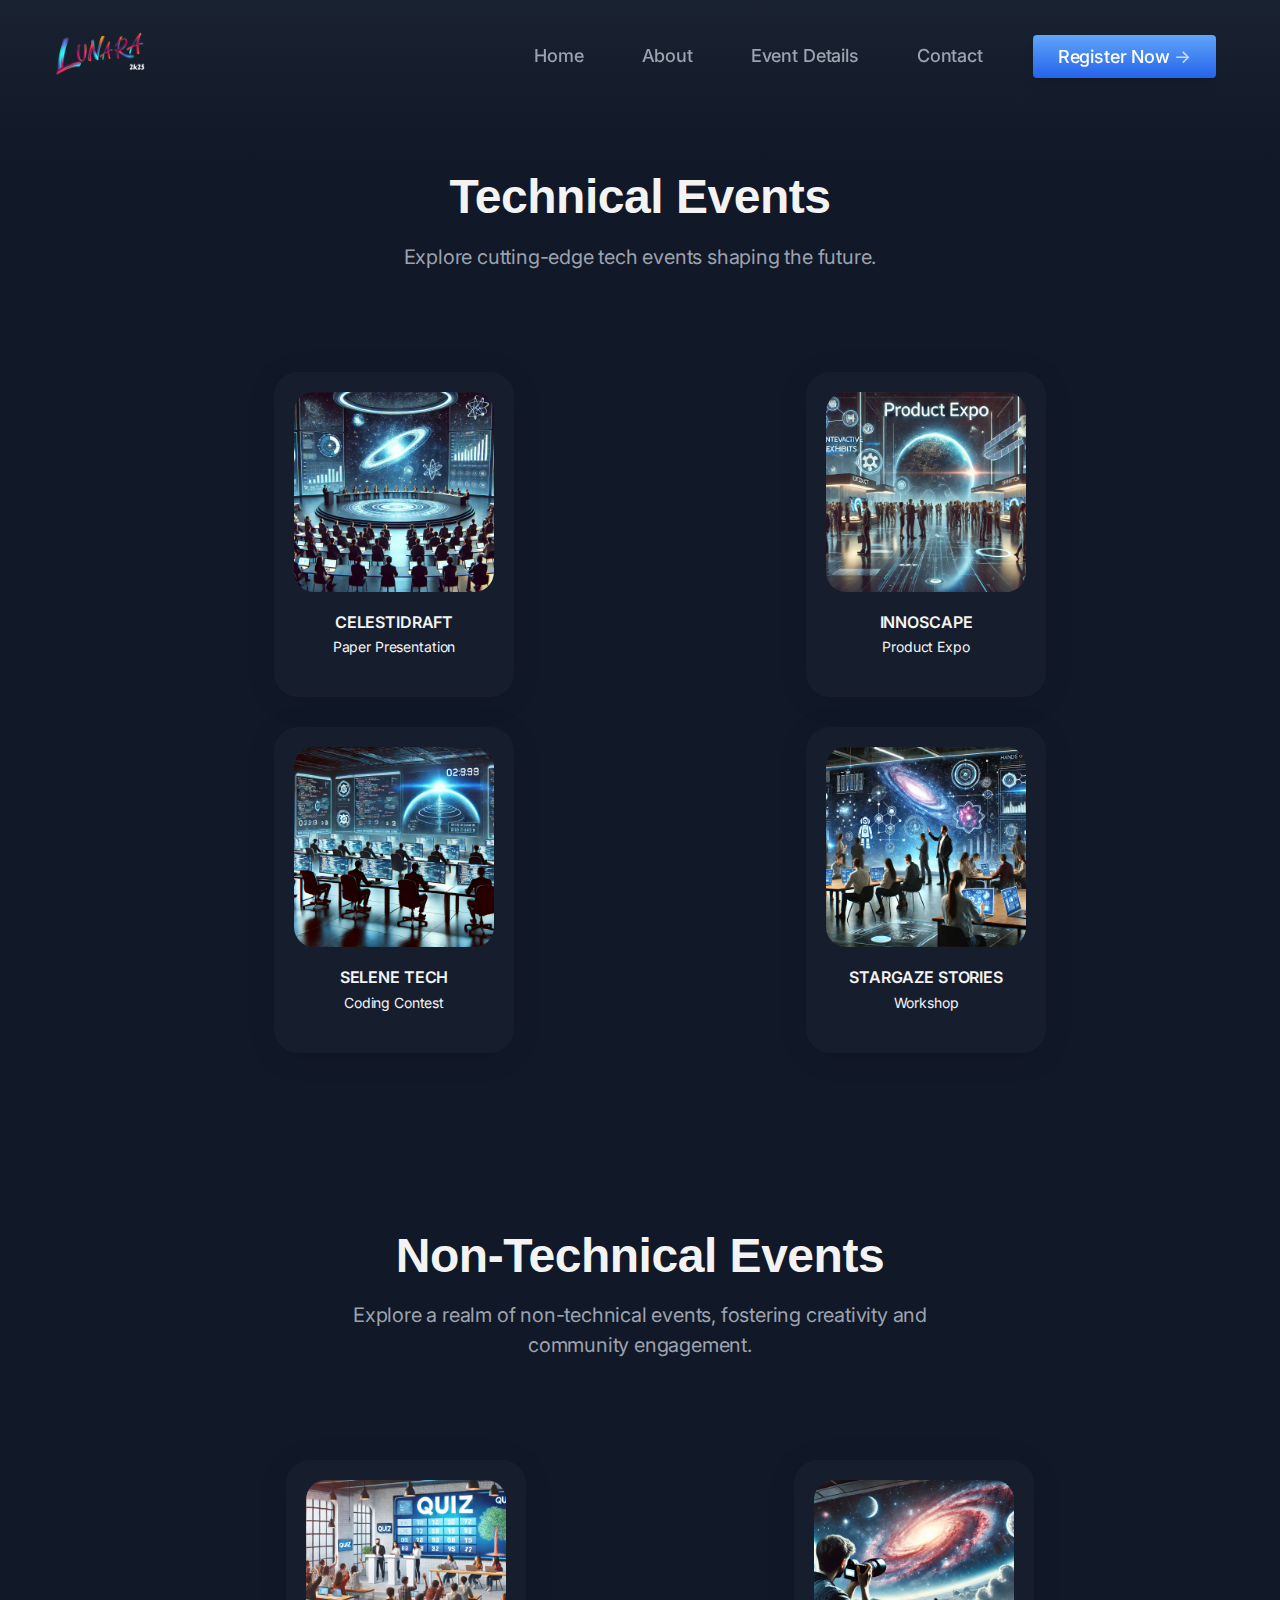
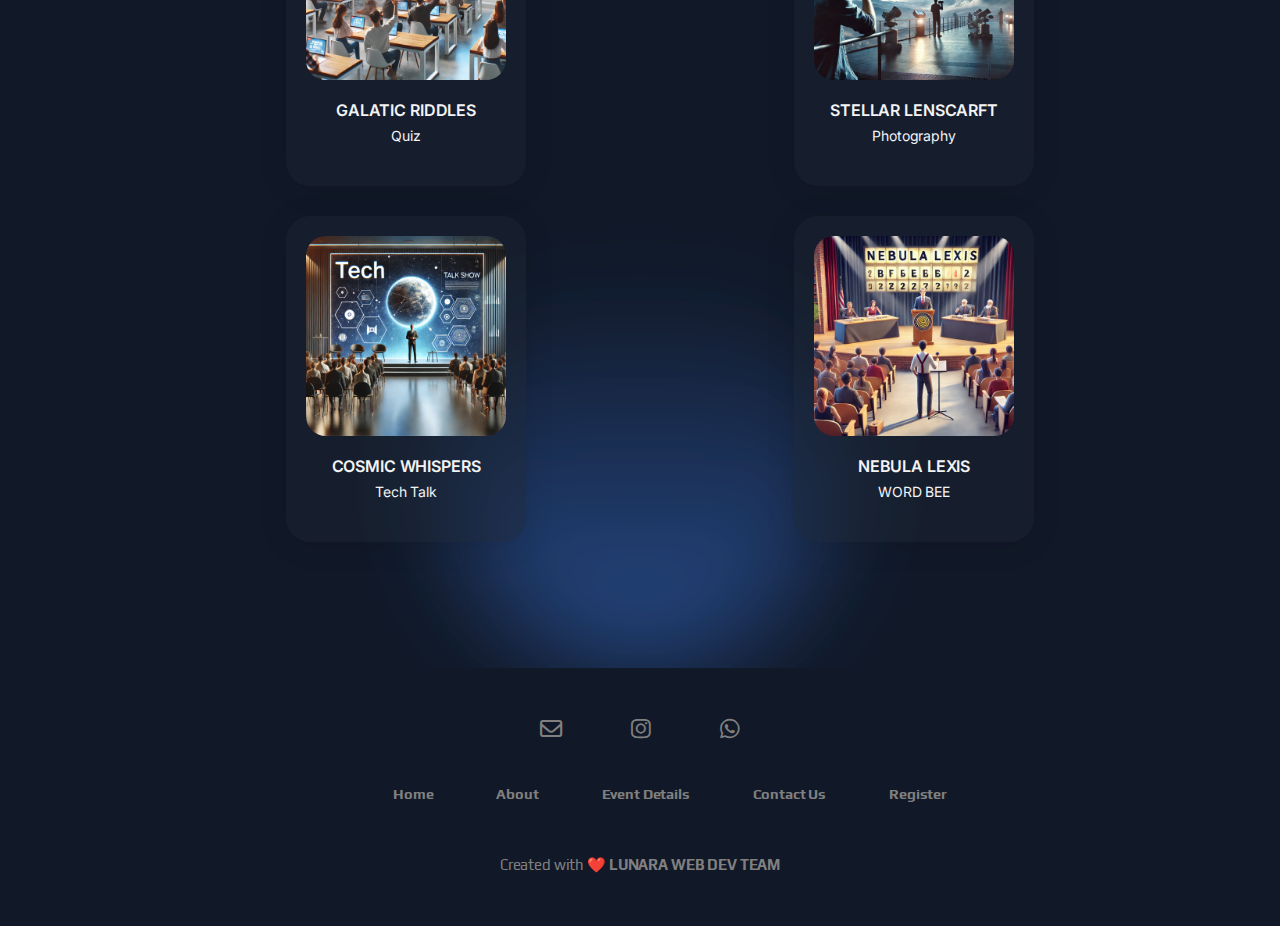
<file: events.html>
<!DOCTYPE html>
<html lang="en">

<head>
    <meta charset="UTF-8">
    <meta http-equiv="Content-Type" content="text/html; charset=UTF-8">
    <meta name="viewport" content="width=device-width,initial-scale=1">
    <link href="./css/style.css" rel="stylesheet">
    <link href="./css/event.css" rel="stylesheet">
    <link rel='stylesheet' href='https://fonts.googleapis.com/css?family=Slabo+27px|Yesteryear'>
    <link rel='stylesheet' href='https://maxcdn.bootstrapcdn.com/font-awesome/4.5.0/css/font-awesome.min.css'>
    <link href="./css/podcastxtemplate.webflow.05c75d856.css" rel="stylesheet">
    <link rel="stylesheet" href="https://cdnjs.cloudflare.com/ajax/libs/font-awesome/6.5.1/css/all.min.css  ">
    <link rel="stylesheet" href="https://cdnjs.cloudflare.com/ajax/libs/font-awesome/4.7.0/css/font-awesome.min.css">

    <!--GOOGLE FONTS-->
    <link rel="preconnect" href="https://fonts.gstatic.com">
    <link href="https://fonts.googleapis.com/css2?family=Fredoka+One&family=Play&display=swap" rel="stylesheet">
    <script defer="" src="./js/script.js.download"></script>
    <script>
        window.onload = function () {
            // Check if the page is being reloaded
            var isReloaded = performance.navigation.type === 1;
            if (isReloaded) {
                // Page is being reloaded
                console.log("Page is reloaded");
                // Scroll to the top
                window.scrollTo(0, 0);
                // Log a message when scrolled to top
                console.log("Page scrolled to top automatically on reload");
            }
        };
        window.addEventListener('scroll', function () {
            var navbar = document.querySelector('nav');
            if (window.scrollY > 5) {
                navbar.style.backdropFilter = "blur(8.5px)";
                navbar.style.webkitBackdropFilter = "blur(8.5px)";
                navbar.style.boxShadow = "0 4px 30px rgba(0, 0, 0, 0.200)"
            } else {
                navbar.style.backdropFilter = "blur(0px)";
                navbar.style.webkitBackdropFilter = "blur(0px)";
                navbar.style.boxShadow = "0 4px 30px rgba(0, 0, 0, 0)"
            }
        });
    </script>
    <title>EVENT | LUNARA'25</title>
</head>
<style>
    events {
        display: none;
    }

    .card {
        backdrop-filter: None !important;
    }
</style>

<body class="cnplf cz8nf c9loe cum4w cwh80" data-aos-easing="ease-out-cubic" data-aos-duration="500" data-aos-delay="0">
    <div class="chip0 cbk2v cuk8q">
        <header class="c307p cvtc3 c0ayg">
            <nav class="chip0 cxgjn" id="navbar">
                <div class="logo">
                    <img src="assets/Logo/logo__1_-removebg-preview.png" alt="Logo Image">
                </div>
                <div class="hamburger">
                    <div class="line1"></div>
                    <div class="line2"></div>
                    <div class="line3"></div>
                </div>
                <ul class="nav-links chip0 cxgjn cutr6 c4mnq cbv5p">
                    <li>
                        <a class="chip0 c4mnq c5mpl chs2t cazq3 ckdyj cdm1x c6m7s ckwz7 cysah cua40"
                            href="./index.html">Home</a>
                    </li>
                    <li>
                        <a class="chip0 c4mnq c5mpl chs2t cazq3 ckdyj cdm1x c6m7s ckwz7 cysah cua40"
                            href="./index.html#about">About</a>
                    </li>
                    <li>
                        <a class="chip0 c4mnq c5mpl chs2t cazq3 ckdyj cdm1x c6m7s ckwz7 cysah cua40"
                            href="./index.html#event_details">Event Details</a>
                    </li>
                    <li>
                        <a class="chip0 c4mnq c5mpl chs2t cazq3 ckdyj cdm1x c6m7s ckwz7 cysah cua40"
                            href="./index.html#contactlist">Contact</a>
                    </li>
                    <!-- <li>
                        <a class="chip0 c4mnq c5mpl chs2t cazq3 ckdyj cdm1x c6m7s ckwz7 cysah cua40"
                            href="#">Accommodation</a>
                    </li> -->
                    <li class="c8h5l">
                        <a class="c2pi2 c0ayg c4wey cl6ef cf4pm cqbpd cxmkl c4aul c76qn"
                            href="./events.html#all-events">
                            Register Now <span class="cfe40 cr1tk c56im cv73b c6m7s ckwz7 ccx8x">-&gt;</span>
                        </a>
                    </li>
                </ul>
            </nav>
        </header>
        <main class="cxgjn">
            <section >
                <!-- Bg gradient -->
                <div class="c5sfa c307p cpg49 c5n0y cqa37 cavhb cigfq cltl0 ckoll cn6f7 cma1x" aria-hidden="true"></div>

                <!-- Bg illustration -->
                <div class="c307p c1sv4 cqa37 cavhb ck5f6" aria-hidden="true">
                    <img src="./assets/features-illustration.svg" class="cy2lr" width="0" height="305"
                        alt="Illustration">
                </div>
                <div class="c8a4e coaq6 cb0ik cb0jl">
                    <div >

                        <events id="all-events">
                            <!-- Combo offers -->
                            <section class="c8a4e">
                                <div class="cbl28 c0g2c coaq6 cb0ik">
                                    <div class="c0lzx cydxx cyo0e c2n62">

                                        <!-- Section header -->
                                        <div class="cbl28 cqg01 czfa1 ckxd8 c2e3f">
                                            <h2 class="c4cmz cvx4v cejd3">Explore Our Offers</h2>
                                            <div class="cbl28 cms5w">
                                                <p class="cbqc4 ckdyj">Elevate your experience with exclusive deals
                                                    tailored for tech
                                                    enthusiasts at Lunara'25</p>
                                            </div>
                                        </div>

                                        <!-- Pricing tables -->
                                        <div style="display: flex; justify-content: center; flex-wrap: wrap; gap: 30px; max-width: 1200px; margin: 0 auto;">
    
                                            <!-- Silver Plan -->
                                            <div style="background-color: rgba(18, 23, 33, 0.8); backdrop-filter: blur(10px); border-radius: 12px; border: 1px solid rgba(255, 255, 255, 0.1); box-shadow: 0 8px 32px rgba(0, 0, 0, 0.3), 0 0 15px rgba(140, 160, 200, 0.2); padding: 30px; width: 320px; transition: all 0.3s ease;">
                                                <div style="font-size: 24px; font-weight: bold; color: #c0c0c0; text-align: center; margin-bottom: 20px; padding-bottom: 15px; border-bottom: 2px solid rgba(255, 255, 255, 0.1);">Silver</div>
                                                
                                                <div style="text-align: center; margin: 20px 0;">
                                                  <span style="font-size: 16px; color: #8a9cbc;">₹</span>
                                                  <span style="font-size: 32px; font-weight: bold; color: #ffffff; text-shadow: 0 0 10px rgba(200, 220, 255, 0.3);">350</span>
                                                  <span style="font-size: 14px; color: #8a9cbc;"> per head</span>
                                                </div>
                                                
                                                <div style="text-align: center; color: #a4b1cb; margin: 8px 0;">1 Technical + 1 Non Technical</div>
                                                <div style="text-align: center; color: #a4b1cb; margin: 8px 0; margin-bottom: 60px;">(*incl Food)</div>
                                                
                                                <a href="https://forms.gle/PgWh3EzZFSiTtwwEA" style="display: block; text-align: center; background: linear-gradient(135deg, #304166, #243549); color: white; text-decoration: none; padding: 12px; border-radius: 6px; margin-top: 20px; font-weight: bold; box-shadow: 0 4px 10px rgba(0, 0, 0, 0.3), 0 0 10px rgba(100, 140, 230, 0.1);">
                                                    Grab Now<span class="cfe40 cr1tk c56im cv73b c6m7s ckwz7 ccx8x">-&gt;</span>
                                                </a>
                                                
                                                <div style="font-weight: bold; margin-top: 25px; color: #8a9cbc;">Technical Event:</div>
                                                <div style="display: flex; align-items: center; margin: 12px 0; color: #c8d5e9;">
                                                  <span style="color: #64a0ff; margin-right: 10px;">✓</span>
                                                  <span><b>Category 1:</b> Coding Contest/Workshop</span>
                                                </div>
                                                
                                                <div style="font-weight: bold; margin-top: 25px; color: #8a9cbc;">Non Technical Events:</div>
                                                <div style="display: flex; align-items: center; margin: 12px 0; color: #c8d5e9;">
                                                  <span style="color: #64a0ff; margin-right: 10px;">✓</span>
                                                  <span><b>Category 2:</b> Photography/Tech Talk</span>
                                                </div>
                                              </div>
                                            
                                            <!-- Gold Plan -->
                                            <div style="background-color: rgba(18, 23, 33, 0.8); backdrop-filter: blur(10px); border-radius: 12px; border: 1px solid rgba(255, 255, 255, 0.1); box-shadow: 0 8px 32px rgba(0, 0, 0, 0.3), 0 0 15px rgba(255, 215, 0, 0.2); padding: 30px; width: 320px; transition: all 0.3s ease;">
                                              <div style="font-size: 24px; font-weight: bold; color: #ffd700; text-align: center; margin-bottom: 20px; padding-bottom: 15px; border-bottom: 2px solid rgba(255, 215, 0, 0.2);">Gold</div>
                                              
                                              <div style="text-align: center; margin: 15px 0;">
                                                <span style="font-size: 16px; color: #8a9cbc;">₹</span>
                                                <span style="font-size: 32px; font-weight: bold; color: #ffffff; text-shadow: 0 0 10px rgba(255, 215, 0, 0.3);">700</span>
                                                <span style="font-size: 14px; color: #8a9cbc;"> for 2 members</span>
                                              </div>
                                              
                                              <div style="text-align: center; margin: 15px 0;">
                                                <span style="font-size: 16px; color: #8a9cbc;">₹</span>
                                                <span style="font-size: 32px; font-weight: bold; color: #ffffff; text-shadow: 0 0 10px rgba(255, 215, 0, 0.3);">1000</span>
                                                <span style="font-size: 14px; color: #8a9cbc;"> for 3 members</span>
                                              </div>
                                              
                                              <div style="text-align: center; color: #a4b1cb; margin: 8px 0;">1 Technical + 1 Non Technical</div>
                                              <div style="text-align: center; color: #a4b1cb; margin: 8px 0;">(*incl Food)</div>
                                              
                                              <a href="https://forms.gle/JKGXWQeNPGmsr9qU7" style="display: block; text-align: center; background: linear-gradient(135deg, #9a7d2c, #674e00); color: white; text-decoration: none; padding: 12px; border-radius: 6px; margin-top: 20px; font-weight: bold; box-shadow: 0 4px 10px rgba(0, 0, 0, 0.3), 0 0 10px rgba(255, 215, 0, 0.2);">
                                                Grab Now<span class="cfe40 cr1tk c56im cv73b c6m7s ckwz7 ccx8x">-&gt;</span>
                                              </a>
                                              
                                              <div style="font-weight: bold; margin-top: 25px; color: #8a9cbc;">Technical Events:</div>
                                              <div style="display: flex; align-items: center; margin: 12px 0; color: #c8d5e9;">
                                                <span style="color: #ffd700; margin-right: 10px;">✓</span>
                                                <span><b>Category 1:</b> Paper Presentation/Product Expo</span>
                                              </div>
                                              
                                              <div style="font-weight: bold; margin-top: 25px; color: #8a9cbc;">Non Technical Event:</div>
                                              <div style="display: flex; align-items: center; margin: 12px 0; color: #c8d5e9;">
                                                <span style="color: #ffd700; margin-right: 10px;">✓</span>
                                                <span><b>Category 2:</b> Word Game/Quiz</span>
                                              </div>
                                            </div>
                                            
                                            <!-- Diamond Plan -->
                                            <div style="background-color: rgba(18, 23, 33, 0.8); backdrop-filter: blur(10px); border-radius: 12px; border: 1px solid rgba(255, 255, 255, 0.1); box-shadow: 0 8px 32px rgba(0, 0, 0, 0.3), 0 0 15px rgba(140, 230, 240, 0.2); padding: 30px; width: 320px; transition: all 0.3s ease;">
                                              <div style="font-size: 24px; font-weight: bold; color: #b9f2ff; text-align: center; margin-bottom: 20px; padding-bottom: 15px; border-bottom: 2px solid rgba(185, 242, 255, 0.2);">Diamond</div>
                                              
                                              <div style="text-align: center; margin: 15px 0;">
                                                <span style="font-size: 16px; color: #8a9cbc;">₹</span>
                                                <span style="font-size: 32px; font-weight: bold; color: #ffffff; text-shadow: 0 0 10px rgba(185, 242, 255, 0.3);">1100</span>
                                                <span style="font-size: 14px; color: #8a9cbc;"> for 2 members</span>
                                              </div>
                                              
                                              <div style="text-align: center; margin: 15px 0;">
                                                <span style="font-size: 16px; color: #8a9cbc;">₹</span>
                                                <span style="font-size: 32px; font-weight: bold; color: #ffffff; text-shadow: 0 0 10px rgba(185, 242, 255, 0.3);">1600</span>
                                                <span style="font-size: 14px; color: #8a9cbc;"> for 3 members</span>
                                              </div>
                                              
                                              <div style="text-align: center; color: #a4b1cb; margin: 8px 0;">2 Technical</div>
                                              <div style="text-align: center; color: #a4b1cb; margin: 8px 0;">(*incl Food)</div>
                                              
                                              <a href="https://forms.gle/wAuH26Aa4RC3NLDV7" style="display: block; text-align: center; background: linear-gradient(135deg, #1a4a66, #0d2b3e); color: white; text-decoration: none; padding: 12px; border-radius: 6px; margin-top: 20px; font-weight: bold; box-shadow: 0 4px 10px rgba(0, 0, 0, 0.3), 0 0 10px rgba(140, 230, 240, 0.2);">
                                                Grab Now<span class="cfe40 cr1tk c56im cv73b c6m7s ckwz7 ccx8x">-&gt;</span>
                                              </a>
                                              
                                              <div style="font-weight: bold; margin-top: 25px; color: #8a9cbc;">Technical Events:</div>
                                              <div style="display: flex; align-items: center; margin: 12px 0; color: #c8d5e9;">
                                                <span style="color: #b9f2ff; margin-right: 10px;">✓</span>
                                                <span><b>Category 1:</b> Paper Presentation/Product Expo</span>
                                              </div>
                                              
                                              <div style="display: flex; align-items: center; margin: 12px 0; color: #c8d5e9;">
                                                <span style="color: #b9f2ff; margin-right: 10px;">✓</span>
                                                <span><b>Category 2:</b> Coding Contest/Workshop</span>
                                              </div>
                                            </div>
                                            
                                          </div>
                                        </div>
                                    </div>
                                </div>
                            </section>

                            <section class="c8a4e">
                                <div class="c5sfa c307p c8igq c1sv4 cavhb c7z7s cnmzr cvu0u" aria-hidden="true">
                                    <img src="./assets/pricing-illustration.svg" class="cy2lr" width="618" height="468"
                                        alt="Pricing Illustration">
                                </div>

                                <div class="cbl28 c0g2c coaq6 cb0ik">
                                    <div class="c0lzx cydxx cyo0e">
                                        <!-- Section header -->
                                        <div class="cbl28 cqg01 czfa1 ckxd8 c2e3f">
                                            <h2 class="c4cmz cvx4v cejd3">Technical Events</h2>
                                            <div class="cbl28 cms5w">
                                                <p class="cbqc4 ckdyj">Explore cutting-edge tech events shaping the
                                                    future.</p>
                                            </div>
                                        </div>
                                        <script>
                                            document.addEventListener('DOMContentLoaded', function() {
    // Get all links in the event lists
    const eventLinks = document.querySelectorAll('.all-events-list a, a li.card');
    
    eventLinks.forEach(link => {
        link.addEventListener('click', function(event) {
            // Prevent the default action
            event.preventDefault();
            
            // Get the href attribute
            let href;
            if (this.tagName === 'A') {
                href = this.getAttribute('href');
            } else if (this.parentElement && this.parentElement.tagName === 'A') {
                href = this.parentElement.getAttribute('href');
            }
            
            if (!href) return;
            
            // Check if href contains a hash
            if (href.includes('#')) {
                const [targetPage, targetId] = href.split('#');
                
                // Check if we're already on the events page
                const currentPath = window.location.pathname;
                const isEventsPage = currentPath.endsWith('events.html') || 
                                    currentPath.endsWith('/events.html');
                
                if (isEventsPage) {
                    // If already on events page, scroll to the target section
                    const targetElement = document.getElementById(targetId);
                    if (targetElement) {
                        // Update URL before scrolling
                        window.history.pushState(null, '', `#${targetId}`);
                        
                        // Get the header height (adjust this value based on your site)
                        const headerHeight = 80; // Example: adjust based on your header height
                        
                        // Get element's position
                        const elementPosition = targetElement.getBoundingClientRect().top;
                        const offsetPosition = elementPosition + window.pageYOffset - headerHeight;
                        
                        // Use requestAnimationFrame for smoother scrolling
                        smoothScrollTo(offsetPosition, 500); // 500ms duration
                    } else {
                        console.error(`Element with ID ${targetId} not found`);
                        // Navigate to the full URL as fallback
                        window.location.href = href;
                    }
                } else {
                    // If not on events page, navigate to the full URL
                    window.location.href = href;
                }
            } else {
                // If no hash in URL, just navigate normally
                window.location.href = href;
            }
        });
    });
    
    // Custom smooth scroll function using requestAnimationFrame
    function smoothScrollTo(targetPosition, duration) {
        const startPosition = window.pageYOffset;
        const distance = targetPosition - startPosition;
        let startTime = null;
        
        function animation(currentTime) {
            if (startTime === null) startTime = currentTime;
            const timeElapsed = currentTime - startTime;
            const progress = Math.min(timeElapsed / duration, 1);
            const ease = easeInOutCubic(progress);
            
            window.scrollTo(0, startPosition + distance * ease);
            
            if (timeElapsed < duration) {
                requestAnimationFrame(animation);
            }
        }
        
        // Easing function for smoother animation
        function easeInOutCubic(t) {
            return t < 0.5 ? 4 * t * t * t : 1 - Math.pow(-2 * t + 2, 3) / 2;
        }
        
        requestAnimationFrame(animation);
    }
    
    // Handle the case where the page loads with a hash in the URL
    if (window.location.hash && window.location.pathname.includes('events.html')) {
        // Use setTimeout to ensure the page has fully loaded
        setTimeout(() => {
            const targetId = window.location.hash.substring(1);
            const targetElement = document.getElementById(targetId);
            if (targetElement) {
                const headerHeight = 80; // Adjust based on your header height
                const elementPosition = targetElement.getBoundingClientRect().top;
                const offsetPosition = elementPosition + window.pageYOffset - headerHeight;
                
                smoothScrollTo(offsetPosition, 500);
            }
        }, 300);
    }
});
                                        </script>
                                        
                                        <!-- Technical -->
                                        <div>
                                            <!-- Boxes -->
                                            <div>
                                                <div class="">
                                                    <ul class="all-events-list">
                                                        <li class="card">
                                                            <a href="./events.html#paper-presentation">
                                                                <div class="eventimg"><img src="assets/event new/CELESTIDRAFT.webp" alt="img" draggable="false"></div>
                                                                <h2>CELESTIDRAFT</h2>
                                                                <p>Paper Presentation</p>
                                                            </a>
                                                        </li>
                                                        <li class="card">
                                                            <a href="./events.html#project-expo">
                                                                <div class="eventimg"><img src="assets/event new/INNOSCAPE.webp" alt="img" draggable="false"></div>
                                                                <h2>INNOSCAPE</h2>
                                                                <p>Product Expo</p>
                                                            </a>
                                                        </li>
                                                    </ul>
                                                    
                                                    <ul class="all-events-list">
                                                        <li class="card">
                                                            <a href="./events.html#problem-solving">
                                                                <div class="eventimg"><img src="assets/event new/SELENE TECH.webp" alt="img" draggable="false"></div>
                                                                <h2>SELENE TECH</h2>
                                                                <p>Coding Contest</p>
                                                            </a>
                                                        </li>
                                                        <li class="card">
                                                            <a href="./events.html#workshop">
                                                                <div class="eventimg"><img src="assets/event new/STARGAGE STORIES.webp" alt="img" draggable="false"></div>
                                                                <h2>STARGAZE STORIES</h2>
                                                                <p>Workshop</p>
                                                            </a>
                                                        </li>
                                                    </ul>
                                                </div>
                                            </div>
                                        </div>
                                        
                                    </div>
                                </div>
                                
                                <div class="cbl28 c0g2c coaq6 cb0ik">
                                    <div class="c0lzx cydxx cyo0e ">
                                        <div>
                                            <div class="">
                                                <div class="cbl28 c0g2c coaq6 cb0ik">
                                                    <div class="c0lzx cydxx cyo0e ">
                                                        <!-- Section header -->
                                                        <div class="cbl28 cqg01 czfa1 ckxd8 c2e3f">
                                                            <h2 class="c4cmz cvx4v cejd3">Non-Technical Events</h2>
                                                            <div class="cbl28 cms5w">
                                                                <p class="cbqc4 ckdyj">Explore a realm of non-technical
                                                                    events, fostering creativity and community
                                                                    engagement.</p>
                                                            </div>
                                                        </div>
                                                        <div>
                                                            <div>
                                                                <div class="hello">
                                                                    <ul class="all-events-list">
                                                                        <a href="./events.html#quiz">
                                                                            <li class="card">
                                                                                <div class="eventimg"><img
                                                                                        src="assets/event new/GALACTIC RIDDLES.webp"
                                                                                        alt="img" draggable="false">
                                                                                </div>
                                                                                <h2>GALATIC RIDDLES</h2>
                                                                                <p>Quiz</p>
                                                                            </li>
                                                                        </a>
                                                                        <a href="./events.html#theme-pic">
                                                                            <li class="card">
                                                                                <div class="eventimg"><img
                                                                                        src="assets/event new/STELLAR LENSCRAFT.webp"
                                                                                        alt="img" draggable="false">
                                                                                </div>
                                                                                <h2>STELLAR LENSCARFT</h2>
                                                                                <p>Photography</p>
                                                                            </li>
                                                                        </a>
                                                                    </ul>
                                                                    <ul class="all-events-list">
                                                                        
                                                                        <a href="./events.html#talk-show">
                                                                            <li class="card">
                                                                                <div class="eventimg"><img
                                                                                        src="assets/event new/COSMIC WHISPERS.webp"
                                                                                        alt="img" draggable="false">
                                                                                </div>
                                                                                <h2>COSMIC WHISPERS</h2>
                                                                                <p>Tech Talk</p>
                                                                            </li>
                                                                        </a>
                                                                        <a href="./events.html#word-bee">
                                                                            <li class="card">
                                                                                <div class="eventimg"><img
                                                                                        src="assets/event new/NEBULA LEXIS.webp"
                                                                                        alt="img" draggable="false">
                                                                                </div>
                                                                                <h2>NEBULA LEXIS</h2>
                                                                                <p>WORD BEE</p>
                                                                            </li>
                                                                        </a>
                                                                    </ul>
                                                                </div>
                                                            </div>
                                                        </div>
                                                    </div>
                                                </div>
                                            </div>
                                        </div>
                                    </div>
                                </div>
                            </section>
                        </events>
                        <!-- Technical event content @Kavin -->
                        <events id="paper-presentation">
                            <section class="section contact">
                                <div class="container-default w-container">
                                    <div class="contact-wrapper">
                                        <div data-w-id="5ef740b4-97bd-ca9a-9fe0-47d8ee4a0d62"
                                            style="transform: translate3d(0px, 0px, 0px) scale3d(1, 1, 1) rotateX(0deg) rotateY(0deg) rotateZ(0deg) skew(0deg, 0deg); transform-style: preserve-3d; opacity: 1;"
                                            class="split-content contact-content">
                                            <div class="contact-content-top">
                                                <h1 class="title contact-content">CELESTIDRAFT</h1>
                                                <h3>(PAPER PRESENTATION)</h3>
                                                <p class="paragraph contact-content">Join us for a captivating paper
                                                    presentation event where scholars
                                                    showcase their research findings and insights in concise, engaging
                                                    presentations, fostering intellectual
                                                    exchange and discovery</p>
                                            </div>
                                            <div>
                                                <div class="contact-platforms-wrapper">
                                                    <h2 class="title h3-size contact-links">Team Size : 2 to 4</h2>
                                                </div>
                                                <div class="contact-platforms-wrapper">
                                                    <h2 class="title h3-size contact-links">Event Date : 5th April, 2025</h2>
                                                    <h2 class="title h3-size contact-links">Event Timing : 9:30AM-12:00PM</h2>
                                                    <h2 class="title h3-size contact-links">Mode of Conduct : Online/Offline</h2>
                                                </div>
                                                
                                                <div class="contact-content-bottom">
                                                    <div class="contact-links-wrapper">
                                                        <h2 class="title h3-size contact-links">For Queries</h2>
                                                        <a href="tel:+91 9840490562"
                                                            class="contact-link last w-inline-block">
                                                            <div class="contact-link-icon"></div>
                                                            <div class="coordinator-name">Chowbarnika : +91 9840490562
                                                            </div>
                                                        </a>
                                                        </a><a href="tel:+91 9361407030"
                                                            class="contact-link last w-inline-block">
                                                            <div class="contact-link-icon"></div>
                                                            <div class="coordinator-name">Kalainilavan : +91
                                                                9361407030
                                                            </div>
                                                        </a>
                                                    </div>
                                                </div>
                                            </div>
                                        </div>
                                        <div data-w-id="f36879e0-381b-cd92-6553-053ed06bf4c2"
                                            style="transform: translate3d(0px, 0px, 0px) scale3d(1, 1, 1) rotateX(0deg) rotateY(0deg) rotateZ(0deg) skew(0deg, 0deg); transform-style: preserve-3d; opacity: 1;"
                                            class="card contact">
                                            <div class="contact-form-block w-form">
                                                <div class="">
                                                    <div class="contact-platforms-wrapper">
                                                        <h2 class="title h3-size contact-links c6b8d">Format</h2>
                                                    </div>
                                                    <li class="name w-input c6b8d3">Follow IEEE Format (Preferable) - <a
                                                            href="./assets/sample-paper-abstract.pdf"
                                                            style="cursor: pointer;" target="_blank"
                                                            rel="noopener noreferrer"><b>Click Here</b></a> for
                                                        Reference</li><br>
                                                    <div class="contact-platforms-wrapper">
                                                        <h2 class="title h3-size contact-links c6b8d">Registration Fee
                                                        </h2>
                                                    </div>
                                                    <li class="name w-input c6b8d3">₹ 600 for team of two</li>
                                                    <li class="name w-input c6b8d3">ADD-ON: ₹ 250 per person</li>
                                                    <div class="contact-platforms-wrapper"><br>
                                                        <h2 class="title h3-size contact-links c6b8d">Eligibility</h2>
                                                    </div>
                                                    <li class="name w-input c6b8d3">No Criteria</li>
                                                    <div class="contact-platforms-wrapper">
                                                        <h2 class="title h3-size contact-links c6b8d">Topics</h2>
                                                    </div>
                                                    <div class="flex-topics-out">
                                                        <ul class="flex-topics-in">
                                                            <li class="name w-input c6b8d4">Artificial Intelligence and
                                                                Machine Learning</li>
                                                            <li class="name w-input c6b8d4">Cybersecurity Threats and
                                                                Mitigation Strategies</li>
                                                        </ul>
                                                        <ul class="flex-topics-in">
                                                            <li class="name w-input c6b8d4">Quantum Computing</li>
                                                            <li class="name w-input c6b8d4">Data Science and Big Data
                                                                Analytics</li>
                                                        </ul>
                                                        <ul class="flex-topics-in">
                                                            <li class="name w-input c6b8d4">Augmented Reality and
                                                                Virtual Reality</li>
                                                            <li class="name w-input c6b8d4">Ethical and Social
                                                                Implications of Technology</li>
                                                        </ul>
                                                    </div>
                                                    <div class="register-rule-btn">
                                                        <div style="margin: 4vh 3vw 0 0">
                                                            <a class="cxykh c0ayg c4wey cl6ef cf4pm cqbpd cxmkl c4aul c76qn"
                                                                href="https://forms.gle/zVHYeQ4Lo3QxgrKW6"
                                                                target="_blank" rel="noopener noreferrer">
                                                                Register Now <span
                                                                    class="cfe40 cr1tk c56im cv73b c6m7s ckwz7 ccx8x">-&gt;</span>
                                                            </a>
                                                        </div>
                                                        <div style="margin: 4vh 1vw 0 0">
                                                            <a class="cxykh c0ayg c4wey ckoll c2xk9 clnec cxmkl crzek"
                                                                href="https://drive.google.com/file/d/119n9pnY4-C2Ba-qz9Sc5LZ5YNkI9FrdO/view"
                                                                target="_blank" rel="noopener noreferrer">Rule Book</a>
                                                        </div>
                                                    </div>
                                                </div>
                                            </div>
                                        </div>
                                    </div>
                            </section>
                            <section class="section bg-neutral-200">
                                <div class="container-default w-container">
                                    <div class="faqs-wrapper">
                                        <h2 class="title faqs">Frequently Asked Questions</h2>
                                        <div class="faqs-columns-wrapper">
                                            <div class="faqs-columns w-row">
                                                <div class="faqs-column-1 w-col w-col-6 w-col-stack">
                                                    <div class="split-content faqs-column-left">
                                                        <div class="card faq">
                                                            <div class="card-faq-content-top">
                                                                <div class="card-faq-icon">
                                                                    <div class="card-faq-icon-1"></div>
                                                                    <div class="card-faq-icon-2"></div>
                                                                </div>
                                                                <h3 class="title h4-size faq">Can extra participants can
                                                                    be added to the team?</h3>
                                                            </div>
                                                            <div class="card-faq-content-bottom"
                                                                style="display: none; height: 0px; transform: translate3d(0px, 100%, 0px) scale3d(0.9, 0.9, 1) rotateX(0deg) rotateY(0deg) rotateZ(0deg) skew(0deg, 0deg); transform-style: preserve-3d; opacity: 0;">
                                                                <div class="space faq-top"></div>
                                                                <p class="paragraph faq">No, you cannot add extra
                                                                    participants to the team. Max team member is limited
                                                                    to 4.</p>
                                                                <div class="space faq-bottom"></div>
                                                            </div>
                                                        </div>
                                                        <div class="card faq">
                                                            <div class="card-faq-content-top">
                                                                <div class="card-faq-icon">
                                                                    <div class="card-faq-icon-1"></div>
                                                                    <div class="card-faq-icon-2"></div>
                                                                </div>
                                                                <h3 class="title h4-size faq">Can already registered
                                                                    team member can be replaced by other student after
                                                                    the registration?</h3>
                                                            </div>
                                                            <div class="card-faq-content-bottom"
                                                                style="display: none; height: 0px; transform: translate3d(0px, 100%, 0px) scale3d(0.9, 0.9, 1) rotateX(0deg) rotateY(0deg) rotateZ(0deg) skew(0deg, 0deg); transform-style: preserve-3d; opacity: 0;">
                                                                <div class="space faq-top"></div>
                                                                <p class="paragraph faq">Participants are not allowed to
                                                                    interchange after the registration.</p>
                                                                <div class="space faq-bottom"></div>
                                                            </div>
                                                        </div>
                                                        <div class="card faq">
                                                            <div class="card-faq-content-top">
                                                                <div class="card-faq-icon">
                                                                    <div class="card-faq-icon-1"></div>
                                                                    <div class="card-faq-icon-2"></div>
                                                                </div>
                                                                <h3 class="title h4-size faq">Should all the registered
                                                                    team members should be available on the day of the
                                                                    event?</h3>
                                                            </div>
                                                            <div class="card-faq-content-bottom"
                                                                style="display: none; height: 0px; transform: translate3d(0px, 100%, 0px) scale3d(0.9, 0.9, 1) rotateX(0deg) rotateY(0deg) rotateZ(0deg) skew(0deg, 0deg); transform-style: preserve-3d; opacity: 0;">
                                                                <div class="space faq-top"></div>
                                                                <p class="paragraph faq">Yes, but in case of
                                                                    unavailability of any team member it should informed
                                                                    to any of the coordinator in prior.</p>
                                                                <div class="space faq-bottom"></div>
                                                            </div>
                                                        </div>
                                                    </div>
                                                </div>
                                                <div class="faqs-column-2 w-col w-col-6 w-col-stack">
                                                    <div class="split-content faqs-column-right">
                                                        <div class="card faq">
                                                            <div class="card-faq-content-top">
                                                                <div class="card-faq-icon">
                                                                    <div class="card-faq-icon-1"></div>
                                                                    <div class="card-faq-icon-2"></div>
                                                                </div>
                                                                <h3 class="title h4-size faq">Should the participants
                                                                    bring their own laptops?</h3>
                                                            </div>
                                                            <div class="card-faq-content-bottom"
                                                                style="display: none; height: 0px; transform: translate3d(0px, 100%, 0px) scale3d(0.9, 0.9, 1) rotateX(0deg) rotateY(0deg) rotateZ(0deg) skew(0deg, 0deg); transform-style: preserve-3d; opacity: 0;">
                                                                <div class="space faq-top"></div>
                                                                <p class="paragraph faq">Yes, participants are requested
                                                                    to bring their own laptops and are asked to have a
                                                                    copy of their PPT in their own laptops.</p>
                                                                <div class="space faq-bottom"></div>
                                                            </div>
                                                        </div>
                                                        <div class="card faq">
                                                            <div class="card-faq-content-top">
                                                                <div class="card-faq-icon">
                                                                    <div class="card-faq-icon-1"></div>
                                                                    <div class="card-faq-icon-2"></div>
                                                                </div>
                                                                <h3 class="title h4-size faq">Should the paper be in
                                                                    IEEE format?</h3>
                                                            </div>
                                                            <div class="card-faq-content-bottom"
                                                                style="display: none; height: 0px; transform: translate3d(0px, 100%, 0px) scale3d(0.9, 0.9, 1) rotateX(0deg) rotateY(0deg) rotateZ(0deg) skew(0deg, 0deg); transform-style: preserve-3d; opacity: 0;">
                                                                <div class="space faq-top"></div>
                                                                <p class="paragraph faq">It's not mandatory but it is
                                                                    appreciated. And it is mandatory for the
                                                                    participants to bring their PPTs for the
                                                                    presentation.</p>
                                                                <div class="space faq-bottom"></div>
                                                            </div>
                                                        </div>
                                                        <div class="card faq">
                                                            <div class="card-faq-content-top">
                                                                <div class="card-faq-icon">
                                                                    <div class="card-faq-icon-1"></div>
                                                                    <div class="card-faq-icon-2"></div>
                                                                </div>
                                                                <h3 class="title h4-size faq">Can other topics be chosen
                                                                    other than the specified topics in the rulebook?
                                                                </h3>
                                                            </div>
                                                            <div class="card-faq-content-bottom"
                                                                style="display: none; height: 0px; transform: translate3d(0px, 100%, 0px) scale3d(0.9, 0.9, 1) rotateX(0deg) rotateY(0deg) rotateZ(0deg) skew(0deg, 0deg); transform-style: preserve-3d; opacity: 0;">
                                                                <div class="space faq-top"></div>
                                                                <p class="paragraph faq">Yes, you can choose any topics
                                                                    but it should be related to CS domain and
                                                                    participants violating this will be rewarded a
                                                                    negative mark by the Judges.</p>
                                                                <div class="space faq-bottom"></div>
                                                            </div>
                                                        </div>
                                                    </div>
                                                </div>
                                            </div>
                                        </div>
                                    </div>
                                </div>
                            </section>
                        </events>
                        <events id="web-development">
                            <section class="section contact">
                                <div class="container-default w-container">
                                    <div class="contact-wrapper">
                                        <div data-w-id="5ef740b4-97bd-ca9a-9fe0-47d8ee4a0d62"
                                            style="transform: translate3d(0px, 0px, 0px) scale3d(1, 1, 1) rotateX(0deg) rotateY(0deg) rotateZ(0deg) skew(0deg, 0deg); transform-style: preserve-3d; opacity: 1;"
                                            class="split-content contact-content">
                                            <div class="contact-content-top">
                                                <h1 class="title contact-content">COSMIC WEBCRAFT</h1>
                                                <h3>(WEB DEVELOPMENT)</h3>
                                                <p class="paragraph contact-content">Join COSMIC WEBCRAFT: Embrace the
                                                    world of web development, ignite your creative spark, and compete
                                                    for recognition in an exhilarating environment!</p>
                                            </div>
                                            <div>
                                                <div class="contact-platforms-wrapper">
                                                    <h2 class="title h3-size contact-links">Event Date : 12th April,
                                                        2024</h2>
                                                </div>
                                                <div class="contact-platforms-wrapper">
                                                    <h2 class="title h3-size contact-links">Team Size : 1 to 2</h2>
                                                </div>
                                                <div class="contact-content-bottom">
                                                    <div class="contact-links-wrapper">
                                                        <h2 class="title h3-size contact-links">For Queries</h2>
                                                        <a href="tel:+91 9591053584"
                                                            class="contact-link last w-inline-block">
                                                            <div class="contact-link-icon"></div>
                                                            <div class="coordinator-name">Sandhiya G : +91 8148370610
                                                            </div>
                                                        </a>
                                                        </a><a href="tel:+91 9591053584"
                                                            class="contact-link last w-inline-block">
                                                            <div class="contact-link-icon"></div>
                                                            <div class="coordinator-name">kavinKumar B : +91 8072677947
                                                            </div>
                                                        </a>
                                                    </div>
                                                </div>
                                            </div>
                                        </div>
                                        <div data-w-id="f36879e0-381b-cd92-6553-053ed06bf4c2"
                                            style="transform: translate3d(0px, 0px, 0px) scale3d(1, 1, 1) rotateX(0deg) rotateY(0deg) rotateZ(0deg) skew(0deg, 0deg); transform-style: preserve-3d; opacity: 1;"
                                            class="card contact">
                                            <div class="contact-form-block w-form">
                                                <div class="">
                                                    <div class="contact-platforms-wrapper">
                                                        <h2 class="title h3-size contact-links c6b8d">Event Duration
                                                        </h2>
                                                    </div>
                                                    <li class="name w-input c6b8d3">3 Hours</li><br>
                                                    <div class="contact-platforms-wrapper">
                                                        <h2 class="title h3-size contact-links c6b8d">Registration Fee
                                                        </h2>
                                                    </div>
                                                    <li class="name w-input c6b8d3">₹ 500 for team of two</li>
                                                    <li class="name w-input c6b8d3">ADD-ON: ₹ 250 per person</li><br>
                                                    <div class="contact-platforms-wrapper">
                                                        <h2 class="title h3-size contact-links c6b8d">Requirements</h2>
                                                    </div>
                                                    <li class="name w-input c6b8d3">Must bring your own laptops</li><br>
                                                    <div class="contact-platforms-wrapper">
                                                        <h2 class="title h3-size contact-links c6b8d">Note</h2>
                                                    </div>
                                                    <div class="flex-topics-out">
                                                        <ul class="flex-topics-in">
                                                            <li class="name w-input c6b8d4">Participants cannot be in
                                                                multiple teams</li>
                                                            <li class="name w-input c6b8d4">Can use any web-design tools
                                                                and applications</li>
                                                        </ul>
                                                        <ul class="flex-topics-in">
                                                            <li class="name w-input c6b8d4">Usage of internet during the
                                                                event is strictly prohibited</li>
                                                            <li class="name w-input c6b8d4">Smartphones will not be
                                                                allowed during the event</li>
                                                        </ul>
                                                    </div>
                                                    <div class="register-rule-btn">
                                                        <div style="margin: 4vh 3vw 0 0">
                                                            <a class="cxykh c0ayg c4wey cl6ef cf4pm cqbpd cxmkl c4aul c76qn"
                                                                href="https://forms.gle/YuLMk2TSWqebfrw37"
                                                                target="_blank" rel="noopener noreferrer">
                                                                Register Now <span
                                                                    class="cfe40 cr1tk c56im cv73b c6m7s ckwz7 ccx8x">-&gt;</span>
                                                            </a>
                                                        </div>
                                                        <div style="margin: 4vh 1vw 0 0">
                                                            <a class="cxykh c0ayg c4wey ckoll c2xk9 clnec cxmkl crzek"
                                                                href="https://drive.google.com/file/d/15adgfwYCXaxxvuyDyzasStJe8gEkGfZY/view?usp=sharing"
                                                                target="_blank" rel="noopener noreferrer">Rule Book</a>
                                                        </div>
                                                    </div>
                                                </div>
                                            </div>
                                        </div>
                                    </div>
                            </section>
                            <section class="section bg-neutral-200">
                                <div class="container-default w-container">
                                    <div class="faqs-wrapper">
                                        <h2 class="title faqs">Frequently Asked Questions</h2>
                                        <div class="faqs-columns-wrapper">
                                            <div class="faqs-columns w-row">
                                                <div class="faqs-column-1 w-col w-col-6 w-col-stack">
                                                    <div class="split-content faqs-column-left">
                                                        <div class="card faq">
                                                            <div class="card-faq-content-top">
                                                                <div class="card-faq-icon">
                                                                    <div class="card-faq-icon-1"></div>
                                                                    <div class="card-faq-icon-2"></div>
                                                                </div>
                                                                <h3 class="title h4-size faq">What should I bring to the
                                                                    competition?</h3>
                                                            </div>
                                                            <div class="card-faq-content-bottom"
                                                                style="display: none; height: 0px; transform: translate3d(0px, 100%, 0px) scale3d(0.9, 0.9, 1) rotateX(0deg) rotateY(0deg) rotateZ(0deg) skew(0deg, 0deg); transform-style: preserve-3d; opacity: 0;">
                                                                <div class="space faq-top"></div>
                                                                <p class="paragraph faq">Participants are required to
                                                                    bring their own laptops with any necessary software
                                                                    installed for web development. It's recommended to
                                                                    have text editors like Visual Studio Code or Sublime
                                                                    Text for coding.</p>
                                                                <div class="space faq-bottom"></div>
                                                            </div>
                                                        </div>
                                                        <div class="card faq">
                                                            <div class="card-faq-content-top">
                                                                <div class="card-faq-icon">
                                                                    <div class="card-faq-icon-1"></div>
                                                                    <div class="card-faq-icon-2"></div>
                                                                </div>
                                                                <h3 class="title h4-size faq">How will the entries be
                                                                    judged?</h3>
                                                            </div>
                                                            <div class="card-faq-content-bottom"
                                                                style="display: none; height: 0px; transform: translate3d(0px, 100%, 0px) scale3d(0.9, 0.9, 1) rotateX(0deg) rotateY(0deg) rotateZ(0deg) skew(0deg, 0deg); transform-style: preserve-3d; opacity: 0;">
                                                                <div class="space faq-top"></div>
                                                                <p class="paragraph faq">Entries will be judged based on
                                                                    creativity, adherence to the provided template,
                                                                    responsiveness, and overall design aesthetics.
                                                                    Attention to detail and innovative use of HTML, CSS
                                                                    and JS will be highly appreciated.</p>
                                                                <div class="space faq-bottom"></div>
                                                            </div>
                                                        </div>
                                                    </div>
                                                </div>
                                                <div class="faqs-column-2 w-col w-col-6 w-col-stack">
                                                    <div class="split-content faqs-column-right">
                                                        <div class="card faq">
                                                            <div class="card-faq-content-top">
                                                                <div class="card-faq-icon">
                                                                    <div class="card-faq-icon-1"></div>
                                                                    <div class="card-faq-icon-2"></div>
                                                                </div>
                                                                <h3 class="title h4-size faq">Are there any restrictions
                                                                    on the design or layout?</h3>
                                                            </div>
                                                            <div class="card-faq-content-bottom"
                                                                style="display: none; height: 0px; transform: translate3d(0px, 100%, 0px) scale3d(0.9, 0.9, 1) rotateX(0deg) rotateY(0deg) rotateZ(0deg) skew(0deg, 0deg); transform-style: preserve-3d; opacity: 0;">
                                                                <div class="space faq-top"></div>
                                                                <p class="paragraph faq">While participants are
                                                                    encouraged to be creative, they must adhere to the
                                                                    basic structure template. Any significant deviation
                                                                    from the template may result in point deductions.
                                                                </p>
                                                                <div class="space faq-bottom"></div>
                                                            </div>
                                                        </div>
                                                        <div class="card faq">
                                                            <div class="card-faq-content-top">
                                                                <div class="card-faq-icon">
                                                                    <div class="card-faq-icon-1"></div>
                                                                    <div class="card-faq-icon-2"></div>
                                                                </div>
                                                                <h3 class="title h4-size faq">Will there be access to
                                                                    the internet during the competition?</h3>
                                                            </div>
                                                            <div class="card-faq-content-bottom"
                                                                style="display: none; height: 0px; transform: translate3d(0px, 100%, 0px) scale3d(0.9, 0.9, 1) rotateX(0deg) rotateY(0deg) rotateZ(0deg) skew(0deg, 0deg); transform-style: preserve-3d; opacity: 0;">
                                                                <div class="space faq-top"></div>
                                                                <p class="paragraph faq">No, participants will not have
                                                                    access to the internet during the competition.</p>
                                                                <div class="space faq-bottom"></div>
                                                            </div>
                                                        </div>
                                                    </div>
                                                </div>
                                            </div>
                                        </div>
                                    </div>
                                </div>
                            </section>
                        </events>
                        
                        <events id="problem-solving">
                            <section class="section contact">
                                <div class="container-default w-container">
                                    <div class="contact-wrapper">
                                        <div data-w-id="5ef740b4-97bd-ca9a-9fe0-47d8ee4a0d62"
                                            style="transform: translate3d(0px, 0px, 0px) scale3d(1, 1, 1) rotateX(0deg) rotateY(0deg) rotateZ(0deg) skew(0deg, 0deg); transform-style: preserve-3d; opacity: 1;"
                                            class="split-content contact-content">
                                            <div class="contact-content-top">
                                                <h1 class="title contact-content">SELENE TECH</h1>
                                                <h3>(CODING CONTEST)</h3>
                                                <p class="paragraph contact-content">This challenges contestants to
                                                    solve algorithmic problems within a given time limit. This helps to
                                                    improve problem-solving skills and the ability to write efficient
                                                    and optimized code.</p>
                                            </div>
                                            <div>
                                                <div class="contact-platforms-wrapper">
                                                    <h2 class="title h3-size contact-links">Team Size : Individual
                                                        Participation</h2>
                                                </div>
                                                <div class="contact-platforms-wrapper">
                                                    <h2 class="title h3-size contact-links">Event Date : 5th April, 2025</h2>
                                                        <h2 class="title h3-size contact-links" >Event Timing : 1:00PM-3:00PM</h2>
                                                        <h2 class="title h3-size contact-links">Mode of Conduct : Offline</h2>
                                                </div>
                                                
                                                <div class="contact-content-bottom">
                                                    <div class="contact-links-wrapper">
                                                        <h2 class="title h3-size contact-links">For Queries</h2>
                                                        <a href="tel:+91 9080155375"
                                                            class="contact-link last w-inline-block">
                                                            <div class="contact-link-icon"></div>
                                                            <div class="coordinator-name">Dharshan S : +91 9080155375
                                                            </div>
                                                        </a>
                                                        </a><a href="tel:+91 9043831328"
                                                            class="contact-link last w-inline-block">
                                                            <div class="contact-link-icon"></div>
                                                            <div class="coordinator-name">Rakshana S : +91 9043831328
                                                            </div>
                                                        </a>
                                                    </div>
                                                </div>
                                            </div>
                                        </div>
                                        <div data-w-id="f36879e0-381b-cd92-6553-053ed06bf4c2"
                                            style="transform: translate3d(0px, 0px, 0px) scale3d(1, 1, 1) rotateX(0deg) rotateY(0deg) rotateZ(0deg) skew(0deg, 0deg); transform-style: preserve-3d; opacity: 1;"
                                            class="card contact">
                                            <div class="contact-form-block w-form">
                                                <div class="">
                                                    <div class="contact-platforms-wrapper">
                                                        <h2 class="title h3-size contact-links c6b8d">Event Duration
                                                        </h2>
                                                    </div>
                                                    <li class="name w-input c6b8d3">2 Hours</li><br>
                                                    <div class="contact-platforms-wrapper">
                                                        <h2 class="title h3-size contact-links c6b8d">Registration Fee
                                                        </h2>
                                                    </div>
                                                    <li class="name w-input c6b8d3">₹ 300 per Person</li><br>
                                                    <div class="contact-platforms-wrapper">
                                                        <h2 class="title h3-size contact-links c6b8d">Languages</h2>
                                                    </div>
                                                    <li class="name w-input c6b8d3">Any of these languages can be used.
                                                        (C, C++, Java, Python)</li><br>
                                                    <div class="contact-platforms-wrapper">
                                                        <h2 class="title h3-size contact-links c6b8d">Note</h2>
                                                    </div>
                                                    <div class="flex-topics-out">
                                                        <ul class="flex-topics-in">
                                                            <li class="name w-input c6b8d4">Evaluation is based on the
                                                                no.of test cases passed</li>
                                                            <li class="name w-input c6b8d4">Submit solutions within
                                                                time-frame of each round</li>
                                                        </ul>
                                                        <ul class="flex-topics-in">
                                                            <li class="name w-input c6b8d4">Usage of internet during the
                                                                event is strictly prohibited</li>
                                                            <li class="name w-input c6b8d4">Smartphones will not be
                                                                allowed during the event</li>
                                                        </ul>
                                                    </div>
                                                    <div class="register-rule-btn">
                                                        <div style="margin: 4vh 3vw 0 0">
                                                            <a class="cxykh c0ayg c4wey cl6ef cf4pm cqbpd cxmkl c4aul c76qn"
                                                                href="https://forms.gle/BK2gKEB1PMcJtRph8"
                                                                target="_blank" rel="noopener noreferrer">
                                                                Register Now <span
                                                                    class="cfe40 cr1tk c56im cv73b c6m7s ckwz7 ccx8x">-&gt;</span>
                                                            </a>
                                                        </div>
                                                        <div style="margin: 4vh 1vw 0 0">
                                                            <a class="cxykh c0ayg c4wey ckoll c2xk9 clnec cxmkl crzek"
                                                                href="https://drive.google.com/file/d/185ZeJEvwwCrcje8JSNRe9IBurwP9sjaJ/view"
                                                                target="_blank" rel="noopener noreferrer">Rule Book</a>
                                                        </div>
                                                    </div>
                                                </div>
                                            </div>
                                        </div>
                                    </div>
                            </section>
                            <section class="section bg-neutral-200">
                                <div class="container-default w-container">
                                    <div class="faqs-wrapper">
                                        <h2 class="title faqs">Frequently Asked Questions</h2>
                                        <div class="faqs-columns-wrapper">
                                            <div class="faqs-columns w-row">
                                                <div class="faqs-column-1 w-col w-col-6 w-col-stack">
                                                    <div class="split-content faqs-column-left">
                                                        <div class="card faq">
                                                            <div class="card-faq-content-top">
                                                                <div class="card-faq-icon">
                                                                    <div class="card-faq-icon-1"></div>
                                                                    <div class="card-faq-icon-2"></div>
                                                                </div>
                                                                <h3 class="title h4-size faq">Is having a laptop
                                                                    mandatory for participating in the event?</h3>
                                                            </div>
                                                            <div class="card-faq-content-bottom"
                                                                style="display: none; height: 0px; transform: translate3d(0px, 100%, 0px) scale3d(0.9, 0.9, 1) rotateX(0deg) rotateY(0deg) rotateZ(0deg) skew(0deg, 0deg); transform-style: preserve-3d; opacity: 0;">
                                                                <div class="space faq-top"></div>
                                                                <p class="paragraph faq">Yes, having a laptop is mandatory for participating in the event.</p>
                                                                <div class="space faq-bottom"></div>
                                                            </div>
                                                        </div>
                                                        <div class="card faq">
                                                            <div class="card-faq-content-top">
                                                                <div class="card-faq-icon">
                                                                    <div class="card-faq-icon-1"></div>
                                                                    <div class="card-faq-icon-2"></div>
                                                                </div>
                                                                <h3 class="title h4-size faq">Will participants receive
                                                                    a certificate for participation?</h3>
                                                            </div>
                                                            <div class="card-faq-content-bottom"
                                                                style="display: none; height: 0px; transform: translate3d(0px, 100%, 0px) scale3d(0.9, 0.9, 1) rotateX(0deg) rotateY(0deg) rotateZ(0deg) skew(0deg, 0deg); transform-style: preserve-3d; opacity: 0;">
                                                                <div class="space faq-top"></div>
                                                                <p class="paragraph faq">Yes, participants who
                                                                    participate in the first round of the event will
                                                                    receive a certificate of participation upon
                                                                    completion.</p>
                                                                <div class="space faq-bottom"></div>
                                                            </div>
                                                        </div>
                                                    </div>
                                                </div>
                                                <div class="faqs-column-2 w-col w-col-6 w-col-stack">
                                                    <div class="split-content faqs-column-right">
                                                        <div class="card faq">
                                                            <div class="card-faq-content-top">
                                                                <div class="card-faq-icon">
                                                                    <div class="card-faq-icon-1"></div>
                                                                    <div class="card-faq-icon-2"></div>
                                                                </div>
                                                                <h3 class="title h4-size faq">Is having a HackerEarth
                                                                    account mandatory for participation?</h3>
                                                            </div>
                                                            <div class="card-faq-content-bottom"
                                                                style="display: none; height: 0px; transform: translate3d(0px, 100%, 0px) scale3d(0.9, 0.9, 1) rotateX(0deg) rotateY(0deg) rotateZ(0deg) skew(0deg, 0deg); transform-style: preserve-3d; opacity: 0;">
                                                                <div class="space faq-top"></div>
                                                                <p class="paragraph faq">Yes, having a HackerEarth
                                                                    account is mandatory for participation in the event.
                                                                </p>
                                                                <div class="space faq-bottom"></div>
                                                            </div>
                                                        </div>
                                                        <div class="card faq">
                                                            <div class="card-faq-content-top">
                                                                <div class="card-faq-icon">
                                                                    <div class="card-faq-icon-1"></div>
                                                                    <div class="card-faq-icon-2"></div>
                                                                </div>
                                                                <h3 class="title h4-size faq">Is tab switching allowed
                                                                    during the event?</h3>
                                                            </div>
                                                            <div class="card-faq-content-bottom"
                                                                style="display: none; height: 0px; transform: translate3d(0px, 100%, 0px) scale3d(0.9, 0.9, 1) rotateX(0deg) rotateY(0deg) rotateZ(0deg) skew(0deg, 0deg); transform-style: preserve-3d; opacity: 0;">
                                                                <div class="space faq-top"></div>
                                                                <p class="paragraph faq">No, tab switching is not
                                                                    allowed during the event. Participants are expected
                                                                    to focus on the tasks without switching between tabs
                                                                    or external resources.</p>
                                                                <div class="space faq-bottom"></div>
                                                            </div>
                                                        </div>
                                                    </div>
                                                </div>
                                            </div>
                                        </div>
                                    </div>
                                </div>
                            </section>
                        </events>
                        <events id="project-expo">
                            <section class="section contact">
                                <div class="container-default w-container">
                                    <div class="contact-wrapper">
                                        <div data-w-id="5ef740b4-97bd-ca9a-9fe0-47d8ee4a0d62"
                                            style="transform: translate3d(0px, 0px, 0px) scale3d(1, 1, 1) rotateX(0deg) rotateY(0deg) rotateZ(0deg) skew(0deg, 0deg); transform-style: preserve-3d; opacity: 1;"
                                            class="split-content contact-content">
                                            <div class="contact-content-top">
                                                <h1 class="title contact-content">INNOSCAPE</h1>
                                                <h3>(PRODUCT EXPO)</h3>
                                                <p class="paragraph contact-content">Showcasing innovative products,
                                                    networking with industry professionals, and celebrating
                                                    achievements.</p>
                                            </div>
                                            <div>
                                                <div class="contact-platforms-wrapper">
                                                    <h2 class="title h3-size contact-links">Team Size : 2 to 4</h2>
                                                </div>
                                                <div class="contact-platforms-wrapper">
                                                    <h2 class="title h3-size contact-links">Event Date : 5th April, 2025</h2>
                                                    <h2 class="title h3-size contact-links" >Event Timing : 9:30AM-12:00PM</h2>
                                                    <h2 class="title h3-size contact-links">Mode of Conduct : Online/Offline</h2>
                                                </div>
                                                
                                                <div class="contact-content-bottom">
                                                    <div class="contact-links-wrapper">
                                                        <h2 class="title h3-size contact-links">For Queries</h2>
                                                        <a href="tel:+91 6385845078"
                                                            class="contact-link last w-inline-block">
                                                            <div class="contact-link-icon"></div>
                                                            <div class="coordinator-name">Dharaneesh G L : +91
                                                                6385845078</div>
                                                        </a>
                                                        </a><a href="tel:+91 9384908188"
                                                            class="contact-link last w-inline-block">
                                                            <div class="contact-link-icon"></div>
                                                            <div class="coordinator-name">KavithaMani P: +91
                                                                9384908188</div>
                                                        </a>
                                                    </div>
                                                </div>
                                            </div>
                                        </div>
                                        <div data-w-id="f36879e0-381b-cd92-6553-053ed06bf4c2"
                                            style="transform: translate3d(0px, 0px, 0px) scale3d(1, 1, 1) rotateX(0deg) rotateY(0deg) rotateZ(0deg) skew(0deg, 0deg); transform-style: preserve-3d; opacity: 1;"
                                            class="card contact">
                                            <div class="contact-form-block w-form">
                                                <div class="">
                                                    <div class="contact-platforms-wrapper">
                                                        <h2 class="title h3-size contact-links c6b8d">Format
                                                        </h2>
                                                    </div>
                                                    <li class="name w-input c6b8d3">Follow the given Format (Mandatory)
                                                        - <a href="./assets/sample-project-abstract.pdf" target="_blank"
                                                            style="cursor: pointer;"><b>Click Here</b></a> for
                                                        Reference</li><br>
                                                    <div class="contact-platforms-wrapper">
                                                        <h2 class="title h3-size contact-links c6b8d">Registration Fee
                                                        </h2>
                                                    </div>
                                                    <li class="name w-input c6b8d3">₹ 600 for team of two</li>
                                                    <li class="name w-input c6b8d3">ADD-ON: ₹ 250 per person</li><br>
                                                    <div class="contact-platforms-wrapper">
                                                        <h2 class="title h3-size contact-links c6b8d">Eligibility</h2>
                                                    </div>
                                                    <li class="name w-input c6b8d3">No Criteria</li><br>
                                                    <div class="contact-platforms-wrapper">
                                                        <h2 class="title h3-size contact-links c6b8d">Note</h2>
                                                    </div>
                                                    <div class="flex-topics-out">
                                                        <ul class="flex-topics-in">
                                                            <li class="name w-input c6b8d4">Each presentation is
                                                                allocated a maximum duration of 15 minutes</li>
                                                            <li class="name w-input c6b8d4">Participants are required to
                                                                bring their booth materials</li>
                                                        </ul>
                                                        <ul class="flex-topics-in">
                                                            <li class="name w-input c6b8d4">Abstracts are limited to a
                                                                maximum of 500 words</li>
                                                            <li class="name w-input c6b8d4">Ensure professionalism and
                                                                uphold quality standards in presentations</li>
                                                        </ul>
                                                    </div>
                                                    <div class="register-rule-btn">
                                                        <div style="margin: 4vh 3vw 0 0">
                                                            <a class="cxykh c0ayg c4wey cl6ef cf4pm cqbpd cxmkl c4aul c76qn"
                                                                href="https://forms.gle/EF3uSjXvKopj5ka5A"
                                                                target="_blank" rel="noopener noreferrer">
                                                                Register Now <span
                                                                    class="cfe40 cr1tk c56im cv73b c6m7s ckwz7 ccx8x">-&gt;</span>
                                                            </a>
                                                        </div>
                                                        <div style="margin: 4vh 1vw 0 0">
                                                            <a class="cxykh c0ayg c4wey ckoll c2xk9 clnec cxmkl crzek"
                                                                href="https://drive.google.com/file/d/1ScE47YXtzQloiUqH1UB09sHtVE4Jry1-/view"
                                                                target="_blank" rel="noopener noreferrer">Rule Book</a>
                                                        </div>
                                                    </div>
                                                </div>
                                            </div>
                                        </div>
                                    </div>
                            </section>
                            <section class="section bg-neutral-200">
                                <div class="container-default w-container">
                                    <div class="faqs-wrapper">
                                        <h2 class="title faqs">Frequently Asked Questions</h2>
                                        <div class="faqs-columns-wrapper">
                                            <div class="faqs-columns w-row">
                                                <div class="faqs-column-1 w-col w-col-6 w-col-stack">
                                                    <div class="split-content faqs-column-left">
                                                        <div class="card faq">
                                                            <div class="card-faq-content-top">
                                                                <div class="card-faq-icon">
                                                                    <div class="card-faq-icon-1"></div>
                                                                    <div class="card-faq-icon-2"></div>
                                                                </div>
                                                                <h3 class="title h4-size faq">Is there any specific
                                                                    theme for the products in the expo?</h3>
                                                            </div>
                                                            <div class="card-faq-content-bottom"
                                                                style="display: none; height: 0px; transform: translate3d(0px, 100%, 0px) scale3d(0.9, 0.9, 1) rotateX(0deg) rotateY(0deg) rotateZ(0deg) skew(0deg, 0deg); transform-style: preserve-3d; opacity: 0;">
                                                                <div class="space faq-top"></div>
                                                                <p class="paragraph faq">While there will be domains
                                                                    mentioned on the webpage, open-theme topics are
                                                                    encouraged. Participants are welcome to explore a
                                                                    wide range of ideas and innovations beyond the
                                                                    specified domains to showcase their creativity and
                                                                    problem-solving skills.</p>
                                                                <div class="space faq-bottom"></div>
                                                            </div>
                                                        </div>
                                                        <div class="card faq">
                                                            <div class="card-faq-content-top">
                                                                <div class="card-faq-icon">
                                                                    <div class="card-faq-icon-1"></div>
                                                                    <div class="card-faq-icon-2"></div>
                                                                </div>
                                                                <h3 class="title h4-size faq">Will there be prizes or
                                                                    rewards for the winners of the competition?</h3>
                                                            </div>
                                                            <div class="card-faq-content-bottom"
                                                                style="display: none; height: 0px; transform: translate3d(0px, 100%, 0px) scale3d(0.9, 0.9, 1) rotateX(0deg) rotateY(0deg) rotateZ(0deg) skew(0deg, 0deg); transform-style: preserve-3d; opacity: 0;">
                                                                <div class="space faq-top"></div>
                                                                <p class="paragraph faq">Yes, prizes will be awarded to
                                                                    the winners of the competition. Winners will also
                                                                    receive certificates of achievement and potential
                                                                    opportunities for further development and
                                                                    recognition. </p>
                                                                <div class="space faq-bottom"></div>
                                                            </div>
                                                        </div>
                                                        <div class="card faq">
                                                            <div class="card-faq-content-top">
                                                                <div class="card-faq-icon">
                                                                    <div class="card-faq-icon-1"></div>
                                                                    <div class="card-faq-icon-2"></div>
                                                                </div>
                                                                <h3 class="title h4-size faq">Are there any restrictions
                                                                    on the number of team members for each entry?</h3>
                                                            </div>
                                                            <div class="card-faq-content-bottom"
                                                                style="display: none; height: 0px; transform: translate3d(0px, 100%, 0px) scale3d(0.9, 0.9, 1) rotateX(0deg) rotateY(0deg) rotateZ(0deg) skew(0deg, 0deg); transform-style: preserve-3d; opacity: 0;">
                                                                <div class="space faq-top"></div>
                                                                <p class="paragraph faq">Each entry must consist of a
                                                                    minimum of two members and can have a maximum of
                                                                    four members. This allows for effective
                                                                    collaboration and contribution to the development
                                                                    and presentation of the projects while ensuring
                                                                    fairness and equitable participation among teams.
                                                                </p>
                                                                <div class="space faq-bottom"></div>
                                                            </div>
                                                        </div>
                                                    </div>
                                                </div>
                                                <div class="faqs-column-2 w-col w-col-6 w-col-stack">
                                                    <div class="split-content faqs-column-right">
                                                        <div class="card faq">
                                                            <div class="card-faq-content-top">
                                                                <div class="card-faq-icon">
                                                                    <div class="card-faq-icon-1"></div>
                                                                    <div class="card-faq-icon-2"></div>
                                                                </div>
                                                                <h3 class="title h4-size faq">Will participants be
                                                                    required to submit an abstract of their product
                                                                    before the expo?</h3>
                                                            </div>
                                                            <div class="card-faq-content-bottom"
                                                                style="display: none; height: 0px; transform: translate3d(0px, 100%, 0px) scale3d(0.9, 0.9, 1) rotateX(0deg) rotateY(0deg) rotateZ(0deg) skew(0deg, 0deg); transform-style: preserve-3d; opacity: 0;">
                                                                <div class="space faq-top"></div>
                                                                <p class="paragraph faq">This question ensures
                                                                    participants understand the need to provide an
                                                                    abstract or summary, which helps organizers assess
                                                                    the relevance and quality of the products showcased
                                                                    in the expo. </p>
                                                                <div class="space faq-bottom"></div>
                                                            </div>
                                                        </div>
                                                        <div class="card faq">
                                                            <div class="card-faq-content-top">
                                                                <div class="card-faq-icon">
                                                                    <div class="card-faq-icon-1"></div>
                                                                    <div class="card-faq-icon-2"></div>
                                                                </div>
                                                                <h3 class="title h4-size faq"> How much time will each
                                                                    participant/team get to present their product in the
                                                                    expo?</h3>
                                                            </div>
                                                            <div class="card-faq-content-bottom"
                                                                style="display: none; height: 0px; transform: translate3d(0px, 100%, 0px) scale3d(0.9, 0.9, 1) rotateX(0deg) rotateY(0deg) rotateZ(0deg) skew(0deg, 0deg); transform-style: preserve-3d; opacity: 0;">
                                                                <div class="space faq-top"></div>
                                                                <p class="paragraph faq">Each team will have a maximum
                                                                    of 15 minutes to present their project at the expo,
                                                                    ensuring a comprehensive showcase within the
                                                                    allocated time. </p>
                                                                <div class="space faq-bottom"></div>
                                                            </div>
                                                        </div>
                                                        <div class="card faq">
                                                            <div class="card-faq-content-top">
                                                                <div class="card-faq-icon">
                                                                    <div class="card-faq-icon-1"></div>
                                                                    <div class="card-faq-icon-2"></div>
                                                                </div>
                                                                <h3 class="title h4-size faq"> How will online participants present?</h3>
                                                            </div>
                                                            <div class="card-faq-content-bottom"
                                                                style="display: none; height: 0px; transform: translate3d(0px, 100%, 0px) scale3d(0.9, 0.9, 1) rotateX(0deg) rotateY(0deg) rotateZ(0deg) skew(0deg, 0deg); transform-style: preserve-3d; opacity: 0;">
                                                                <div class="space faq-top"></div>
                                                                <p class="paragraph faq">A Google Meet or Microsoft Teams link will be provided before the event. Ensure a stable internet connection. </p>
                                                                <div class="space faq-bottom"></div>
                                                            </div>
                                                        </div>
                                                        <div class="card faq">
                                                            <div class="card-faq-content-top">
                                                                <div class="card-faq-icon">
                                                                    <div class="card-faq-icon-1"></div>
                                                                    <div class="card-faq-icon-2"></div>
                                                                </div>
                                                                <h3 class="title h4-size faq"> Can we make changes to our project after registration?</h3>
                                                            </div>
                                                            <div class="card-faq-content-bottom"
                                                                style="display: none; height: 0px; transform: translate3d(0px, 100%, 0px) scale3d(0.9, 0.9, 1) rotateX(0deg) rotateY(0deg) rotateZ(0deg) skew(0deg, 0deg); transform-style: preserve-3d; opacity: 0;">
                                                                <div class="space faq-top"></div>
                                                                <p class="paragraph faq">Yes, but the final version must be submitted before the deadline. </p>
                                                                <div class="space faq-bottom"></div>
                                                            </div>
                                                        </div>

                                                    </div>
                                                </div>
                                            </div>
                                        </div>
                                    </div>
                                </div>
                            </section>
                        </events>
                        <events id="workshop">
                            <section class="section contact">
                                <div class="container-default w-container">
                                    <div class="contact-wrapper">
                                        <div data-w-id="5ef740b4-97bd-ca9a-9fe0-47d8ee4a0d62"
                                            style="transform: translate3d(0px, 0px, 0px) scale3d(1, 1, 1) rotateX(0deg) rotateY(0deg) rotateZ(0deg) skew(0deg, 0deg); transform-style: preserve-3d; opacity: 1;"
                                            class="split-content contact-content">
                                            <div class="contact-content-top">
                                                <h1 class="title contact-content">STARGAGE STORIES</h1>
                                                <h3>(WORKSHOP)</h3>
                                                <p class="paragraph contact-content">The purpose of a workshop is to
                                                    provide participants with hands-on experience and develop specific
                                                    skills. Experts and practitioners lead interactive workshops to
                                                    improve understanding and competency.</p>
                                            </div>
                                            <div>
                                                <div class="contact-platforms-wrapper">
                                                    <h2 class="title h3-size contact-links">Team Size : Individual
                                                        Participation</h2>
                                                </div>
                                                <div class="contact-platforms-wrapper">
                                                    <h2 class="title h3-size contact-links">Event Date : 5th April, 2025</h2>
                                                        <h2 class="title h3-size contact-links" >Event Timing : 1:00PM-3:00PM</h2>
                                                        <h2 class="title h3-size contact-links">Mode of Conduct : Offline</h2>
                                                </div>
                                                <div class="contact-content-bottom">
                                                    <div class="contact-links-wrapper">
                                                        <h2 class="title h3-size contact-links">For Queries</h2>
                                                        <a href="tel:+91 7010927465"
                                                            class="contact-link last w-inline-block">
                                                            <div class="contact-link-icon"></div>
                                                            <div class="coordinator-name">Ajay Dhayanand : +91
                                                                7010927465</div>
                                                        </a>
                                                        <!-- </a><a href="tel:+91 9342474673"
                                                            class="contact-link last w-inline-block">
                                                            <div class="contact-link-icon"></div>
                                                            <div class="coordinator-name">Nandhitha S : +91 9342474673
                                                            </div>
                                                        </a> -->
                                                    </div>
                                                </div>
                                            </div>
                                        </div>
                                        <div data-w-id="f36879e0-381b-cd92-6553-053ed06bf4c2"
                                            style="transform: translate3d(0px, 0px, 0px) scale3d(1, 1, 1) rotateX(0deg) rotateY(0deg) rotateZ(0deg) skew(0deg, 0deg); transform-style: preserve-3d; opacity: 1;"
                                            class="card contact">
                                            <div class="contact-form-block w-form">
                                                <div class="">
                                                    <div class="contact-platforms-wrapper">
                                                        <h2 class="title h3-size contact-links c6b8d">Speakers
                                                        </h2>
                                                    </div>
                                                    <li class="name w-input c6b8d3" style="margin-bottom: 10px;">Name: Prem Kumar</li>

                                                    <div class="contact-platforms-wrapper">
                                                    <h2 class="title h3-size contact-links c6b8d">Work Experience:</h2>
                                                    <li class="name w-input c6b8d3">2 year in TCS as System Engineer
                                                    </li>
                                                    <li class="name w-input c6b8d3">3 years in Amazon as Programmer
                                                        Analyst</li>
                                                    <li class="name w-input c6b8d3">Areas of expertise: ML, DL & Bigdata
                                                    </li><br>
                                                </div>
                                                    <div class="contact-platforms-wrapper">
                                                        <h2 class="title h3-size contact-links c6b8d">Registration Fee
                                                        </h2>
                                                    </div>
                                                    <li class="name w-input c6b8d3">₹ 300 per Person</li><br>
                                                    <div class="contact-platforms-wrapper">
                                                        <h2 class="title h3-size contact-links c6b8d">Eligibility</h2>
                                                    </div>
                                                    <li class="name w-input c6b8d3">No Criteria</li><br>
                                                    <div class="contact-platforms-wrapper">
                                                        <h2 class="title h3-size contact-links c6b8d">Features</h2>
                                                    </div>
                                                    <div class="flex-topics-out">
                                                        <ul class="flex-topics-in">
                                                            <li class="name w-input c6b8d4">Dive into DeepLearning and
                                                                emerging
                                                                tech's latest advancements and impacts</li>
                                                            <li class="name w-input c6b8d4">Open to all with basic tech
                                                                knowledge. Explore AI and new tech</li>
                                                        </ul>
                                                        <ul class="flex-topics-in">
                                                            <li class="name w-input c6b8d4">Basic tech understanding.
                                                                Open to all interested in AI and new technology</li>
                                                            <li class="name w-input c6b8d4">Ensure professionalism and
                                                                uphold quality standards in presentations</li>
                                                        </ul>
                                                    </div>
                                                    <div class="register-rule-btn">
                                                        <div style="margin: 4vh 3vw 0 0">
                                                            <a class="cxykh c0ayg c4wey cl6ef cf4pm cqbpd cxmkl c4aul c76qn"
                                                                href="https://forms.gle/ztHKzjhJaUFsx84F7"
                                                                target="_blank" rel="noopener noreferrer">
                                                                Register Now <span
                                                                    class="cfe40 cr1tk c56im cv73b c6m7s ckwz7 ccx8x">-&gt;</span>
                                                            </a>
                                                        </div>
                                                        <div style="margin: 4vh 1vw 0 0">
                                                            <a class="cxykh c0ayg c4wey ckoll c2xk9 clnec cxmkl crzek"
                                                                href="https://drive.google.com/file/d/1RoCD0fKKS16UM3iUuTMY1TUHTBVr6rW5/view"
                                                                target="_blank" rel="noopener noreferrer">Rule Book</a>
                                                        </div>
                                                    </div>
                                                </div>
                                            </div>
                                        </div>
                                    </div>
                            </section>
                            <section class="section bg-neutral-200">
                                <div class="container-default w-container">
                                    <div class="faqs-wrapper">
                                        <h2 class="title faqs">Frequently Asked Questions</h2>
                                        <div class="faqs-columns-wrapper">
                                            <div class="faqs-columns w-row">
                                                <div class="faqs-column-1 w-col w-col-6 w-col-stack">
                                                    <div class="split-content faqs-column-left">
                                                        <div class="card faq">
                                                            <div class="card-faq-content-top">
                                                                <div class="card-faq-icon">
                                                                    <div class="card-faq-icon-1"></div>
                                                                    <div class="card-faq-icon-2"></div>
                                                                </div>
                                                                <h3 class="title h4-size faq">What is the purpose of
                                                                    this depths of deep learning
                                                                    workshop?
                                                                </h3>
                                                            </div>
                                                            <div class="card-faq-content-bottom"
                                                                style="display: none; height: 0px; transform: translate3d(0px, 100%, 0px) scale3d(0.9, 0.9, 1) rotateX(0deg) rotateY(0deg) rotateZ(0deg) skew(0deg, 0deg); transform-style: preserve-3d; opacity: 0;">
                                                                <div class="space faq-top"></div>
                                                                <p class="paragraph faq">
                                                                    The workshop would aim to deepen participants'
                                                                    knowledge
                                                                    and skills in deep learning, equipping them with the
                                                                    expertise needed to tackle
                                                                    complex problems and contribute to
                                                                    advancements in the field.</p>
                                                                <div class="space faq-bottom"></div>
                                                            </div>
                                                        </div>
                                                        <div class="card faq">
                                                            <div class="card-faq-content-top">
                                                                <div class="card-faq-icon">
                                                                    <div class="card-faq-icon-1"></div>
                                                                    <div class="card-faq-icon-2"></div>
                                                                </div>
                                                                <h3 class="title h4-size faq"> Who can attend this
                                                                    workshop?</h3>
                                                            </div>
                                                            <div class="card-faq-content-bottom"
                                                                style="display: none; height: 0px; transform: translate3d(0px, 100%, 0px) scale3d(0.9, 0.9, 1) rotateX(0deg) rotateY(0deg) rotateZ(0deg) skew(0deg, 0deg); transform-style: preserve-3d; opacity: 0;">
                                                                <div class="space faq-top"></div>
                                                                <p class="paragraph faq">This workshop is open to anyone
                                                                    interested in learning about DeepLearning,
                                                                    regardless of their background or level of
                                                                    expertise.</p>
                                                                <div class="space faq-bottom"></div>
                                                            </div>
                                                        </div>
                                                        <div class="card faq">
                                                            <div class="card-faq-content-top">
                                                                <div class="card-faq-icon">
                                                                    <div class="card-faq-icon-1"></div>
                                                                    <div class="card-faq-icon-2"></div>
                                                                </div>
                                                                <h3 class="title h4-size faq">Do I need any prior
                                                                    knowledge or experience in DeepLearning to attend?
                                                                </h3>
                                                            </div>
                                                            <div class="card-faq-content-bottom"
                                                                style="display: none; height: 0px; transform: translate3d(0px, 100%, 0px) scale3d(0.9, 0.9, 1) rotateX(0deg) rotateY(0deg) rotateZ(0deg) skew(0deg, 0deg); transform-style: preserve-3d; opacity: 0;">
                                                                <div class="space faq-top"></div>
                                                                <p class="paragraph faq">No prior knowledge or
                                                                    experience is required. This workshop is designed to
                                                                    cater to participants with varying levels of
                                                                    familiarity with DeepLearning concepts.</p>
                                                                <div class="space faq-bottom"></div>
                                                            </div>
                                                        </div>
                                                    </div>
                                                </div>
                                                <div class="faqs-column-2 w-col w-col-6 w-col-stack">
                                                    <div class="split-content faqs-column-right">
                                                        <div class="card faq">
                                                            <div class="card-faq-content-top">
                                                                <div class="card-faq-icon">
                                                                    <div class="card-faq-icon-1"></div>
                                                                    <div class="card-faq-icon-2"></div>
                                                                </div>
                                                                <h3 class="title h4-size faq">Will there be hands-on
                                                                    activities or practical demonstrations?</h3>
                                                            </div>
                                                            <div class="card-faq-content-bottom"
                                                                style="display: none; height: 0px; transform: translate3d(0px, 100%, 0px) scale3d(0.9, 0.9, 1) rotateX(0deg) rotateY(0deg) rotateZ(0deg) skew(0deg, 0deg); transform-style: preserve-3d; opacity: 0;">
                                                                <div class="space faq-top"></div>
                                                                <p class="paragraph faq">Yes, during the workshop,
                                                                    you'll get to do hands-on activities and see
                                                                    real-life examples to help you understand better.
                                                                    It's like practicing what you learn, so you can use
                                                                    it in real situations.</p>
                                                                <div class="space faq-bottom"></div>
                                                            </div>
                                                        </div>
                                                        <div class="card faq">
                                                            <div class="card-faq-content-top">
                                                                <div class="card-faq-icon">
                                                                    <div class="card-faq-icon-1"></div>
                                                                    <div class="card-faq-icon-2"></div>
                                                                </div>
                                                                <h3 class="title h4-size faq">Will there be
                                                                    opportunities for networking with other participants
                                                                    or professionals in the DeepLearning field?</h3>
                                                            </div>
                                                            <div class="card-faq-content-bottom"
                                                                style="display: none; height: 0px; transform: translate3d(0px, 100%, 0px) scale3d(0.9, 0.9, 1) rotateX(0deg) rotateY(0deg) rotateZ(0deg) skew(0deg, 0deg); transform-style: preserve-3d; opacity: 0;">
                                                                <div class="space faq-top"></div>
                                                                <p class="paragraph faq">Yes, at the workshop, you might
                                                                    get to talk with other people and ask questions. You
                                                                    could have group chats or breaks where you can meet
                                                                    DeepLearning experts and other participants. It's a
                                                                    chance to make connections and learn from others in
                                                                    the DeepLearning field.</p>
                                                                <div class="space faq-bottom"></div>
                                                            </div>
                                                        </div>
                                                    </div>
                                                </div>
                                            </div>
                                        </div>
                                    </div>
                                </div>
                            </section>
                        </events>

                        <!--Non Technical Event content @Kavin-->

                        
                        <events id="quiz">
                            <section class="section contact">
                                <div class="container-default w-container">
                                    <div class="contact-wrapper">
                                        <div data-w-id="5ef740b4-97bd-ca9a-9fe0-47d8ee4a0d62"
                                            style="transform: translate3d(0px, 0px, 0px) scale3d(1, 1, 1) rotateX(0deg) rotateY(0deg) rotateZ(0deg) skew(0deg, 0deg); transform-style: preserve-3d; opacity: 1;"
                                            class="split-content contact-content">
                                            <div class="contact-content-top">
                                                <h1 class="title contact-content">GALACTIC RIDDLES</h1>
                                                <h3>(NON-TECHNICAL QUIZ)</h3>
                                                <p class="paragraph contact-content">Welcome to GALACTIC RIDDLES:
                                                    Prepare for an exhilarating quiz adventurewhere excitement and
                                                    knowledge collide across three thrilling rounds,featuring rapid-fire
                                                    challenges and interactive Pictionary-style fun!</p>
                                            </div>
                                            <div>
                                                <div class="contact-platforms-wrapper">
                                                    <h2 class="title h3-size contact-links">Team Size : 2 to 3</h2>
                                                </div>
                                                <div class="contact-platforms-wrapper">
                                                    <h2 class="title h3-size contact-links">Event Date : 5th April, 2025</h2>
                                                    <h2 class="title h3-size contact-links">Event Timing : 3:20PM-4:45PM</h2>
                                                    <h2 class="title h3-size contact-links">Mode of Conduct : Offline</h2>
                                                </div>
                                                <div class="contact-content-bottom">
                                                    <div class="contact-links-wrapper">
                                                        <h2 class="title h3-size contact-links">For Queries</h2>
                                                        <a href="tel:+91 9042442619"
                                                            class="contact-link last w-inline-block">
                                                            <div class="contact-link-icon"></div>
                                                            <div class="coordinator-name">Praveenya B : +91 9042442619
                                                            </div>
                                                        </a>
                                                        </a><a href="tel:+91 8754291648"
                                                            class="contact-link last w-inline-block">
                                                            <div class="contact-link-icon"></div>
                                                            <div class="coordinator-name">Jaivant : +91 8754291648
                                                            </div>
                                                        </a>
                                                    </div>
                                                </div>
                                            </div>
                                        </div>
                                        <div data-w-id="f36879e0-381b-cd92-6553-053ed06bf4c2"
                                            style="transform: translate3d(0px, 0px, 0px) scale3d(1, 1, 1) rotateX(0deg) rotateY(0deg) rotateZ(0deg) skew(0deg, 0deg); transform-style: preserve-3d; opacity: 1;"
                                            class="card contact">
                                            <div class="contact-form-block w-form">
                                                <div class="">
                                                    <div class="contact-platforms-wrapper">
                                                        <h2 class="title h3-size contact-links c6b8d">Registration Fee
                                                        </h2>
                                                    </div>
                                                    <li class="name w-input c6b8d3">₹ 200 for Team of two person</li>
                                                    <li class="name w-input c6b8d3">ADD-ON: ₹ 75 per person</li><br>
                                                    <div class="contact-platforms-wrapper">
                                                        <h2 class="title h3-size contact-links c6b8d">Eligibility</h2>
                                                    </div>
                                                    <li class="name w-input c6b8d3">No Criteria</li><br>
                                                    <div class="contact-platforms-wrapper">
                                                        <h2 class="title h3-size contact-links c6b8d">Rules</h2>
                                                    </div>
                                                    <div class="flex-topics-out">
                                                        <ul class="flex-topics-in">
                                                            <li class="name w-input c6b8d4">Round 1: The Audio Arena</li>
                                                        </ul>
                                                        <ul class="flex-topics-in">
                                                            <li class="name w-input c6b8d4">
                                                                Round 2: Recall & Revea</li>
                                                        </ul>
                                                       
                                                    </div>
                                                    <div class="register-rule-btn">
                                                        <div style="margin: 4vh 3vw 0 0">
                                                            <a class="cxykh c0ayg c4wey cl6ef cf4pm cqbpd cxmkl c4aul c76qn"
                                                                href="https://forms.gle/XdveHTNWWyjTmE5X8"
                                                                target="_blank" rel="noopener noreferrer">
                                                                Register Now <span
                                                                    class="cfe40 cr1tk c56im cv73b c6m7s ckwz7 ccx8x">-&gt;</span>
                                                            </a>
                                                        </div>
                                                        <div style="margin: 4vh 1vw 0 0">
                                                            <a class="cxykh c0ayg c4wey ckoll c2xk9 clnec cxmkl crzek"
                                                                href="https://drive.google.com/file/d/13gAdRJQBGKh_Chu8YycOjWkyPTfmGBIj/view"
                                                                target="_blank" rel="noopener noreferrer">Rule Book
                                                            </a>
                                                        </div>
                                                    </div>
                                                </div>
                                            </div>
                                        </div>
                                    </div>
                            </section>
                            <section class="section bg-neutral-200">
                                <div class="container-default w-container">
                                    <div class="faqs-wrapper">
                                        <h2 class="title faqs">Frequently Asked Questions</h2>
                                        <div class="faqs-columns-wrapper">
                                            <div class="faqs-columns w-row">
                                                <div class="faqs-column-1 w-col w-col-6 w-col-stack">
                                                    <div class="split-content faqs-column-left">
                                                        <div class="card faq">
                                                            <div class="card-faq-content-top">
                                                                <div class="card-faq-icon">
                                                                    <div class="card-faq-icon-1"></div>
                                                                    <div class="card-faq-icon-2"></div>
                                                                </div>
                                                                <h3 class="title h4-size faq">Is there any specific
                                                                    schedule for each round?</h3>
                                                            </div>
                                                            <div class="card-faq-content-bottom"
                                                                style="display: none; height: 0px; transform: translate3d(0px, 100%, 0px) scale3d(0.9, 0.9, 1) rotateX(0deg) rotateY(0deg) rotateZ(0deg) skew(0deg, 0deg); transform-style: preserve-3d; opacity: 0;">
                                                                <div class="space faq-top"></div>
                                                                <p class="paragraph faq"> Our event consists of two
                                                                    rounds. In the first, participants answer diverse
                                                                    and challenging questions. Following a short break
                                                                    for refreshments, we move on to the second round</p>
                                                                <div class="space faq-bottom"></div>
                                                            </div>
                                                        </div>
                                                        <div class="card faq">
                                                            <div class="card-faq-content-top">
                                                                <div class="card-faq-icon">
                                                                    <div class="card-faq-icon-1"></div>
                                                                    <div class="card-faq-icon-2"></div>
                                                                </div>
                                                                <h3 class="title h4-size faq">Is there an option to skip
                                                                    questions if a team is unable to guess the answer or
                                                                    unable to act it out to their teammates?</h3>
                                                            </div>
                                                            <div class="card-faq-content-bottom"
                                                                style="display: none; height: 0px; transform: translate3d(0px, 100%, 0px) scale3d(0.9, 0.9, 1) rotateX(0deg) rotateY(0deg) rotateZ(0deg) skew(0deg, 0deg); transform-style: preserve-3d; opacity: 0;">
                                                                <div class="space faq-top"></div>
                                                                <p class="paragraph faq">Teams are granted the privilege
                                                                    to skip a question if they find themselves unable to
                                                                    answer it. Each team will encounter a set of three
                                                                    questions, and within that set, they are allowed to
                                                                    skip any one question of their choice</p>
                                                                <div class="space faq-bottom"></div>
                                                            </div>
                                                        </div>
                                                        <div class="card faq">
                                                            <div class="card-faq-content-top">
                                                                <div class="card-faq-icon">
                                                                    <div class="card-faq-icon-1"></div>
                                                                    <div class="card-faq-icon-2"></div>
                                                                </div>
                                                                <h3 class="title h4-size faq">Are there any penalties
                                                                    for incorrect answers?</h3>
                                                            </div>
                                                            <div class="card-faq-content-bottom"
                                                                style="display: none; height: 0px; transform: translate3d(0px, 100%, 0px) scale3d(0.9, 0.9, 1) rotateX(0deg) rotateY(0deg) rotateZ(0deg) skew(0deg, 0deg); transform-style: preserve-3d; opacity: 0;">
                                                                <div class="space faq-top"></div>
                                                                <p class="paragraph faq"> Yes , there will be negative
                                                                    points for the 1st round if the questions were
                                                                    incorrect</p>
                                                                <div class="space faq-bottom"></div>
                                                            </div>
                                                        </div>
                                                    </div>
                                                </div>
                                                <div class="faqs-column-2 w-col w-col-6 w-col-stack">
                                                    <div class="split-content faqs-column-right">
                                                        <div class="card faq">
                                                            <div class="card-faq-content-top">
                                                                <div class="card-faq-icon">
                                                                    <div class="card-faq-icon-1"></div>
                                                                    <div class="card-faq-icon-2"></div>
                                                                </div>
                                                                <h3 class="title h4-size faq">What is the format of the
                                                                    quiz?</h3>
                                                            </div>
                                                            <div class="card-faq-content-bottom"
                                                                style="display: none; height: 0px; transform: translate3d(0px, 100%, 0px) scale3d(0.9, 0.9, 1) rotateX(0deg) rotateY(0deg) rotateZ(0deg) skew(0deg, 0deg); transform-style: preserve-3d; opacity: 0;">
                                                                <div class="space faq-top"></div>
                                                                <p class="paragraph faq"> In round one, one team member guesses a sentence while another mouths it. In round two, one team member analyzes a set of images and conveys the answer through gestures, while the rest of the team guesses. Points are awarded for accuracy and speed.</p>
                                                                <div class="space faq-bottom"></div>
                                                            </div>
                                                        </div>
                                                        <div class="card faq">
                                                            <div class="card-faq-content-top">
                                                                <div class="card-faq-icon">
                                                                    <div class="card-faq-icon-1"></div>
                                                                    <div class="card-faq-icon-2"></div>
                                                                </div>
                                                                <h3 class="title h4-size faq">Is there an option to add
                                                                    additional members to a team?</h3>
                                                            </div>
                                                            <div class="card-faq-content-bottom"
                                                                style="display: none; height: 0px; transform: translate3d(0px, 100%, 0px) scale3d(0.9, 0.9, 1) rotateX(0deg) rotateY(0deg) rotateZ(0deg) skew(0deg, 0deg); transform-style: preserve-3d; opacity: 0;">
                                                                <div class="space faq-top"></div>
                                                                <p class="paragraph faq">Teams are not granted the privilege to skip a question if they find themselves unable to answer it. Each team will encounter a set of two questions, and within that set, they are allowed to change the roles after completion of each question.</p>
                                                                <div class="space faq-bottom"></div>
                                                            </div>
                                                        </div>
                                                        <div class="card faq">
                                                            <div class="card-faq-content-top">
                                                                <div class="card-faq-icon">
                                                                    <div class="card-faq-icon-1"></div>
                                                                    <div class="card-faq-icon-2"></div>
                                                                </div>
                                                                <h3 class="title h4-size faq">Is there an option to
                                                                    substitute any team member if a registered member is
                                                                    unable to participate in the event?</h3>
                                                            </div>
                                                            <div class="card-faq-content-bottom"
                                                                style="display: none; height: 0px; transform: translate3d(0px, 100%, 0px) scale3d(0.9, 0.9, 1) rotateX(0deg) rotateY(0deg) rotateZ(0deg) skew(0deg, 0deg); transform-style: preserve-3d; opacity: 0;">
                                                                <div class="space faq-top"></div>
                                                                <p class="paragraph faq">Substituting a team member in
                                                                    the event of an absence is subject to the decision
                                                                    of the organizing committee. For further
                                                                    clarification, please contact the student
                                                                    coordinators</p>
                                                                <div class="space faq-bottom"></div>
                                                            </div>
                                                        </div>
                                                    </div>
                                                </div>
                                            </div>
                                        </div>
                                    </div>
                                </div>
                            </section>
                        </events>
                        
                        <events id="theme-pic">
                            <section class="section contact">
                                <div class="container-default w-container">
                                    <div class="contact-wrapper">
                                        <div data-w-id="5ef740b4-97bd-ca9a-9fe0-47d8ee4a0d62"
                                            style="transform: translate3d(0px, 0px, 0px) scale3d(1, 1, 1) rotateX(0deg) rotateY(0deg) rotateZ(0deg) skew(0deg, 0deg); transform-style: preserve-3d; opacity: 1;"
                                            class="split-content contact-content">
                                            <div class="contact-content-top">
                                                <h1 class="title contact-content">STELLAR LENSCRAFT</h1>
                                                <h3>(THEME PIC)</h3>
                                                <p class="paragraph contact-content">Join STELLAR LENSCRAFT, An Online
                                                    photography contest! Explore diverse themes, showcase your
                                                    creativity, and compete for prizes. Capture moments, tell stories,
                                                    and inspire through the lens. Enter now!</p>
                                            </div>
                                            <div>
                                                <div class="contact-platforms-wrapper">
                                                    <h2 class="title h3-size contact-links">Team Size : Individual
                                                        Participation</h2>
                                                </div>
                                                <div class="contact-platforms-wrapper">
                                                    <h2 class="title h3-size contact-links">Event Date : 5th April, 2025</h2>
                                                    <h2 class="title h3-size contact-links">Event Timing : 3:20PM-4:45PM</h2>
                                                    <h2 class="title h3-size contact-links">Mode of Conduct : Offline</h2>
                                                </div>
                                                <div class="contact-content-bottom">
                                                    <div class="contact-links-wrapper">
                                                        <h2 class="title h3-size contact-links">For Queries</h2>
                                                        <a href="tel:+91 9042348449"
                                                            class="contact-link last w-inline-block">
                                                            <div class="contact-link-icon"></div>
                                                            <div class="coordinator-name">Renuka V : +91 9042348449
                                                            </div>
                                                        </a>
                                                        <a href="tel:+91 6374863524"
                                                            class="contact-link last w-inline-block">
                                                            <div class="contact-link-icon"></div>
                                                            <div class="coordinator-name">Arjun S : +91 6374863524
                                                            </div>
                                                        </a>
                                                    </div>
                                                </div>
                                            </div>
                                        </div>
                                        <div data-w-id="f36879e0-381b-cd92-6553-053ed06bf4c2"
                                            style="transform: translate3d(0px, 0px, 0px) scale3d(1, 1, 1) rotateX(0deg) rotateY(0deg) rotateZ(0deg) skew(0deg, 0deg); transform-style: preserve-3d; opacity: 1;"
                                            class="card contact">
                                            <div class="contact-form-block w-form">
                                                <div class="">
                                                    <div class="contact-platforms-wrapper">
                                                        <h2 class="title h3-size contact-links c6b8d">Registration Fee
                                                        </h2>
                                                    </div>
                                                    <li class="name w-input c6b8d3">₹ 150 per Person</li><br>
                                                    <div class="contact-platforms-wrapper">
                                                        <h2 class="title h3-size contact-links c6b8d">Eligibility</h2>
                                                    </div>
                                                    <li class="name w-input c6b8d3">No Criteria</li><br>
                                                    <div class="contact-platforms-wrapper">
                                                        <h2 class="title h3-size contact-links c6b8d">Rules</h2><br>
                                                    </div>
                                                    <div class="flex-topics-out">
                                                        <div class="contact-platforms-wrapper">
                                                            <h6 class=" h3-size contact-links c6b8d c6b9e">Round 1</h6>
                                                        </div>
                                                        <ul class="flex-topics-in">
                                                            <li class="name w-input c6b8d4">Include photo details for
                                                                fair evaluation. Eg: ISO, Shutter Speed, etc.</li>
                                                            <li class="name w-input c6b8d4">Open submission for best
                                                                photographs</li>
                                                        </ul>
                                                        <div class="contact-platforms-wrapper">
                                                            <h6 class=" h3-size contact-links c6b8d c6b9e">Round 2</h6>
                                                        </div>
                                                        <ul class="flex-topics-in">
                                                            <li class="name w-input c6b8d4">Second round will the Final
                                                                round where participants have to submit pictures related
                                                                to the given theme.</li>
                                                            <li class="name w-input c6b8d4">Themeswill be given On-Spot
                                                            </li>
                                                        </ul>
                                                    </div>
                                                    <div class="register-rule-btn">
                                                        <div style="margin: 4vh 3vw 0 0">
                                                            <a class="cxykh c0ayg c4wey cl6ef cf4pm cqbpd cxmkl c4aul c76qn"
                                                                href="https://forms.gle/hP9ZS3QmrRhukQ2p8"
                                                                target="_blank" rel="noopener noreferrer">
                                                                Register Now <span
                                                                    class="cfe40 cr1tk c56im cv73b c6m7s ckwz7 ccx8x">-&gt;</span>
                                                            </a>
                                                        </div>
                                                        <div style="margin: 4vh 1vw 0 0">
                                                            <a class="cxykh c0ayg c4wey ckoll c2xk9 clnec cxmkl crzek"
                                                                href="https://drive.google.com/file/d/1RAAFd-ZGcprG7Q4FGj6gbxA66FY8ETPA/view"
                                                                target="_blank" rel="noopener noreferrer">Rule Book</a>
                                                        </div>
                                                    </div>
                                                </div>
                                            </div>
                                        </div>
                                    </div>
                            </section>
                            <section class="section bg-neutral-200">
                                <div class="container-default w-container">
                                    <div class="faqs-wrapper">
                                        <h2 class="title faqs">Frequently Asked Questions</h2>
                                        <div class="faqs-columns-wrapper">
                                            <div class="faqs-columns w-row">
                                                <div class="faqs-column-1 w-col w-col-6 w-col-stack">
                                                    <div class="split-content faqs-column-left">
                                                        <div class="card faq">
                                                            <div class="card-faq-content-top">
                                                                <div class="card-faq-icon">
                                                                    <div class="card-faq-icon-1"></div>
                                                                    <div class="card-faq-icon-2"></div>
                                                                </div>
                                                                <h3 class="title h4-size faq">How many Rounds will be
                                                                    Conducted?</h3>
                                                            </div>
                                                            <div class="card-faq-content-bottom"
                                                                style="display: none; height: 0px; transform: translate3d(0px, 100%, 0px) scale3d(0.9, 0.9, 1) rotateX(0deg) rotateY(0deg) rotateZ(0deg) skew(0deg, 0deg); transform-style: preserve-3d; opacity: 0;">
                                                                <div class="space faq-top"></div>
                                                                <p class="paragraph faq">Two rounds will be conducted,
                                                                    First Round will be a Qualifying round and Second
                                                                    round will the Final round where participants have
                                                                    to submit pictures related to the given theme. </p>
                                                                <div class="space faq-bottom"></div>
                                                            </div>
                                                        </div>
                                                        <div class="card faq">
                                                            <div class="card-faq-content-top">
                                                                <div class="card-faq-icon">
                                                                    <div class="card-faq-icon-1"></div>
                                                                    <div class="card-faq-icon-2"></div>
                                                                </div>
                                                                <h3 class="title h4-size faq">What is the allocated time
                                                                    to submit the Photograph?</h3>
                                                            </div>
                                                            <div class="card-faq-content-bottom"
                                                                style="display: none; height: 0px; transform: translate3d(0px, 100%, 0px) scale3d(0.9, 0.9, 1) rotateX(0deg) rotateY(0deg) rotateZ(0deg) skew(0deg, 0deg); transform-style: preserve-3d; opacity: 0;">
                                                                <div class="space faq-top"></div>
                                                                <p class="paragraph faq">For First Round, One Hour will
                                                                    be given to submit the Best of their Pictures and
                                                                    for the second Round a Whole 2 ½ hrs will be given
                                                                    to submit their theme Photography </p>
                                                                <div class="space faq-bottom"></div>
                                                            </div>
                                                        </div>
                                                        <div class="card faq">
                                                            <div class="card-faq-content-top">
                                                                <div class="card-faq-icon">
                                                                    <div class="card-faq-icon-1"></div>
                                                                    <div class="card-faq-icon-2"></div>
                                                                </div>
                                                                <h3 class="title h4-size faq">Can I use DSLR Camera to
                                                                    Capture?</h3>
                                                            </div>
                                                            <div class="card-faq-content-bottom"
                                                                style="display: none; height: 0px; transform: translate3d(0px, 100%, 0px) scale3d(0.9, 0.9, 1) rotateX(0deg) rotateY(0deg) rotateZ(0deg) skew(0deg, 0deg); transform-style: preserve-3d; opacity: 0;">
                                                                <div class="space faq-top"></div>
                                                                <p class="paragraph faq">Yes, Participants may use DSLR
                                                                    cameras for taking Photographs but Evaluation will
                                                                    be different for Mobile taken Pictures and DSLR
                                                                    Pictures</p>
                                                                <div class="space faq-bottom"></div>
                                                            </div>
                                                        </div>
                                                    </div>
                                                </div>
                                                <div class="faqs-column-2 w-col w-col-6 w-col-stack">
                                                    <div class="split-content faqs-column-right">
                                                        <div class="card faq">
                                                            <div class="card-faq-content-top">
                                                                <div class="card-faq-icon">
                                                                    <div class="card-faq-icon-1"></div>
                                                                    <div class="card-faq-icon-2"></div>
                                                                </div>
                                                                <h3 class="title h4-size faq">What are the Themes for
                                                                    the Event? </h3>
                                                            </div>
                                                            <div class="card-faq-content-bottom"
                                                                style="display: none; height: 0px; transform: translate3d(0px, 100%, 0px) scale3d(0.9, 0.9, 1) rotateX(0deg) rotateY(0deg) rotateZ(0deg) skew(0deg, 0deg); transform-style: preserve-3d; opacity: 0;">
                                                                <div class="space faq-top"></div>
                                                                <p class="paragraph faq">Themes will be provided On-Spot
                                                                    so Prepare yourself accordingly.</p>
                                                                <div class="space faq-bottom"></div>
                                                            </div>
                                                        </div>
                                                        <div class="card faq">
                                                            <div class="card-faq-content-top">
                                                                <div class="card-faq-icon">
                                                                    <div class="card-faq-icon-1"></div>
                                                                    <div class="card-faq-icon-2"></div>
                                                                </div>
                                                                <h3 class="title h4-size faq">Can I edit the Pictures
                                                                    taken?</h3>
                                                            </div>
                                                            <div class="card-faq-content-bottom"
                                                                style="display: none; height: 0px; transform: translate3d(0px, 100%, 0px) scale3d(0.9, 0.9, 1) rotateX(0deg) rotateY(0deg) rotateZ(0deg) skew(0deg, 0deg); transform-style: preserve-3d; opacity: 0;">
                                                                <div class="space faq-top"></div>
                                                                <p class="paragraph faq">No, Editing the taken pictures
                                                                    in not Appreciated and Edited Pictures will be
                                                                    removed from the competition without any Hesitation.
                                                                </p>
                                                                <div class="space faq-bottom"></div>
                                                            </div>
                                                        </div>
                                                    </div>
                                                </div>
                                            </div>
                                        </div>
                                    </div>
                                </div>
                            </section>
                        </events>
                        <events id="talk-show">
                            <section class="section contact">
                                <div class="container-default w-container">
                                    <div class="contact-wrapper">
                                        <div data-w-id="5ef740b4-97bd-ca9a-9fe0-47d8ee4a0d62"
                                            style="transform: translate3d(0px, 0px, 0px) scale3d(1, 1, 1) rotateX(0deg) rotateY(0deg) rotateZ(0deg) skew(0deg, 0deg); transform-style: preserve-3d; opacity: 1;"
                                            class="split-content contact-content">
                                            <div class="contact-content-top">
                                                <h1 class="title contact-content">COSMIC WHISPERS</h1>
                                                <h3>(TALK SHOW)</h3>
                                                <p class="paragraph contact-content">Join us for an engaging tech talk
                                                    event where we will explore cutting-edge advancements and trends
                                                    shaping the future of technology. From AI and blockchain to
                                                    cybersecurity and beyond, gain insights that will inspire innovation
                                                    and drive your knowledge forward.</p>
                                            </div>
                                            <div>
                                                <div class="contact-platforms-wrapper">
                                                    <h2 class="title h3-size contact-links">Team Size : Individual
                                                        Participation</h2>
                                                </div>
                                                <div class="contact-platforms-wrapper">
                                                    <h2 class="title h3-size contact-links">Event Date : 5th April, 2025</h2>
                                                    <h2 class="title h3-size contact-links">Event Timing : 3:20PM-4:45PM</h2>
                                                    <h2 class="title h3-size contact-links">Mode of Conduct : Offline</h2>
                                                </div>
                                                <div class="contact-content-bottom">
                                                    <div class="contact-links-wrapper">
                                                        <h2 class="title h3-size contact-links">For Queries</h2>
                                                        <a href="tel:+91 9629759011"
                                                            class="contact-link last w-inline-block">
                                                            <div class="contact-link-icon"></div>
                                                            <div class="coordinator-name">Manikandan S : +91
                                                                9629759011
                                                            </div>
                                                        </a>
                                                        <a href="tel:+91 7338857472"
                                                            class="contact-link last w-inline-block">
                                                            <div class="contact-link-icon"></div>
                                                            <div class="coordinator-name">Kajol T A : +91 7338857472
                                                            </div>
                                                        </a>
                                                    </div>
                                                </div>
                                            </div>
                                        </div>
                                        <div data-w-id="f36879e0-381b-cd92-6553-053ed06bf4c2"
                                            style="transform: translate3d(0px, 0px, 0px) scale3d(1, 1, 1) rotateX(0deg) rotateY(0deg) rotateZ(0deg) skew(0deg, 0deg); transform-style: preserve-3d; opacity: 1;"
                                            class="card contact">
                                            <div class="contact-form-block w-form">
                                                <div class="">
                                                    <div class="contact-platforms-wrapper">
                                                        <h2 class="title h3-size contact-links c6b8d">Registration Fee
                                                        </h2>
                                                    </div>
                                                    <li class="name w-input c6b8d3">₹ 150 Per Person
                                                    </li> <br>
                                                    <div class="contact-platforms-wrapper">
                                                        <h2 class="title h3-size contact-links c6b8d">Eligibility</h2>
                                                    </div>
                                                    <li class="name w-input c6b8d3">No Criteria</li><br>
                                                    <div class="contact-platforms-wrapper">
                                                        <h2 class="title h3-size contact-links c6b8d">Game Rules</h2>
                                                    </div>
                                                    <div class="flex-topics-out">
                                                        <ul class="flex-topics-in">
                                                            <li class="name w-input c6b8d4">Adhere to designated time
                                                                limits</li>
                                                            <li class="name w-input c6b8d4">Engage with audience
                                                                respectfully</li>
                                                        </ul>
                                                        <ul class="flex-topics-in">
                                                            <li class="name w-input c6b8d4">Stay on theme</li>
                                                            <li class="name w-input c6b8d4">Maintain professionalism
                                                            </li>
                                                        </ul>
                                                        <ul class="flex-topics-in">
                                                        </ul>
                                                    </div>
                                                    <div class="register-rule-btn">
                                                        <div style="margin: 4vh 3vw 0 0">
                                                            <a class="cxykh c0ayg c4wey cl6ef cf4pm cqbpd cxmkl c4aul c76qn"
                                                                href="https://forms.gle/HBnwbcuJ6A43vmbJ8"
                                                                target="_blank" rel="noopener noreferrer">
                                                                Register Now <span
                                                                    class="cfe40 cr1tk c56im cv73b c6m7s ckwz7 ccx8x">-&gt;</span>
                                                            </a>
                                                        </div>
                                                        <div style="margin: 4vh 1vw 0 0">
                                                            <a class="cxykh c0ayg c4wey ckoll c2xk9 clnec cxmkl crzek"
                                                                href="https://drive.google.com/file/d/1XsS8Xaygu4SVtT4oFFR2JRPymGOPGoU_/view"
                                                                target="_blank" rel="noopener noreferrer">Rule Book</a>
                                                        </div>
                                                    </div>
                                                </div>
                                            </div>
                                        </div>
                                    </div>
                            </section>
                            <section class="section bg-neutral-200">
                                <div class="container-default w-container">
                                    <div class="faqs-wrapper">
                                        <h2 class="title faqs">Frequently Asked Questions</h2>
                                        <div class="faqs-columns-wrapper">
                                            <div class="faqs-columns w-row">
                                                <div class="faqs-column-1 w-col w-col-6 w-col-stack">
                                                    <div class="split-content faqs-column-left">
                                                        <div class="card faq">
                                                            <div class="card-faq-content-top">
                                                                <div class="card-faq-icon">
                                                                    <div class="card-faq-icon-1"></div>
                                                                    <div class="card-faq-icon-2"></div>
                                                                </div>
                                                                <h3 class="title h4-size faq">What should I expect from
                                                                    the on-the-spot topic assignment?</h3>
                                                            </div>
                                                            <div class="card-faq-content-bottom"
                                                                style="display: none; height: 0px; transform: translate3d(0px, 100%, 0px) scale3d(0.9, 0.9, 1) rotateX(0deg) rotateY(0deg) rotateZ(0deg) skew(0deg, 0deg); transform-style: preserve-3d; opacity: 0;">
                                                                <div class="space faq-top"></div>
                                                                <p class="paragraph faq"> Participants will receive
                                                                    spontaneous topics, testing their ability to think
                                                                    on their feet and communicate effectively.</p>
                                                                <div class="space faq-bottom"></div>
                                                            </div>
                                                        </div>
                                                        <div class="card faq">
                                                            <div class="card-faq-content-top">
                                                                <div class="card-faq-icon">
                                                                    <div class="card-faq-icon-1"></div>
                                                                    <div class="card-faq-icon-2"></div>
                                                                </div>
                                                                <h3 class="title h4-size faq"> How can I prepare for
                                                                    discussing an on-the-spot topic?</h3>
                                                            </div>
                                                            <div class="card-faq-content-bottom"
                                                                style="display: none; height: 0px; transform: translate3d(0px, 100%, 0px) scale3d(0.9, 0.9, 1) rotateX(0deg) rotateY(0deg) rotateZ(0deg) skew(0deg, 0deg); transform-style: preserve-3d; opacity: 0;">
                                                                <div class="space faq-top"></div>
                                                                <p class="paragraph faq">Practice staying calm and
                                                                    organizing thoughts quickly.</p>
                                                                <div class="space faq-bottom"></div>
                                                            </div>
                                                        </div>
                                                        <div class="card faq">
                                                            <div class="card-faq-content-top">
                                                                <div class="card-faq-icon">
                                                                    <div class="card-faq-icon-1"></div>
                                                                    <div class="card-faq-icon-2"></div>
                                                                </div>
                                                                <h3 class="title h4-size faq"> Is the registration fee
                                                                    refundable?</h3>
                                                            </div>
                                                            <div class="card-faq-content-bottom"
                                                                style="display: none; height: 0px; transform: translate3d(0px, 100%, 0px) scale3d(0.9, 0.9, 1) rotateX(0deg) rotateY(0deg) rotateZ(0deg) skew(0deg, 0deg); transform-style: preserve-3d; opacity: 0;">
                                                                <div class="space faq-top"></div>
                                                                <p class="paragraph faq"> No, it's non-refundable and
                                                                    contributes to event expenses.</p>
                                                                <div class="space faq-bottom"></div>
                                                            </div>
                                                        </div>
                                                    </div>
                                                </div>
                                                <div class="faqs-column-2 w-col w-col-6 w-col-stack">
                                                    <div class="split-content faqs-column-right">
                                                        <div class="card faq">
                                                            <div class="card-faq-content-top">
                                                                <div class="card-faq-icon">
                                                                    <div class="card-faq-icon-1"></div>
                                                                    <div class="card-faq-icon-2"></div>
                                                                </div>
                                                                <h3 class="title h4-size faq">What happens if I can't
                                                                    attend after registering?</h3>
                                                            </div>
                                                            <div class="card-faq-content-bottom"
                                                                style="display: none; height: 0px; transform: translate3d(0px, 100%, 0px) scale3d(0.9, 0.9, 1) rotateX(0deg) rotateY(0deg) rotateZ(0deg) skew(0deg, 0deg); transform-style: preserve-3d; opacity: 0;">
                                                                <div class="space faq-top"></div>
                                                                <p class="paragraph faq">Registration fees are
                                                                    non-transferrable.</p>
                                                                <div class="space faq-bottom"></div>
                                                            </div>
                                                        </div>
                                                        <div class="card faq">
                                                            <div class="card-faq-content-top">
                                                                <div class="card-faq-icon">
                                                                    <div class="card-faq-icon-1"></div>
                                                                    <div class="card-faq-icon-2"></div>
                                                                </div>
                                                                <h3 class="title h4-size faq">Will there be prizes for
                                                                    participants?</h3>
                                                            </div>
                                                            <div class="card-faq-content-bottom"
                                                                style="display: none; height: 0px; transform: translate3d(0px, 100%, 0px) scale3d(0.9, 0.9, 1) rotateX(0deg) rotateY(0deg) rotateZ(0deg) skew(0deg, 0deg); transform-style: preserve-3d; opacity: 0;">
                                                                <div class="space faq-top"></div>
                                                                <p class="paragraph faq">Yes, awards may be given for
                                                                    outstanding performances.</p>
                                                                <div class="space faq-bottom"></div>
                                                            </div>
                                                        </div>
                                                        <div class="card faq">
                                                            <div class="card-faq-content-top">
                                                                <div class="card-faq-icon">
                                                                    <div class="card-faq-icon-1"></div>
                                                                    <div class="card-faq-icon-2"></div>
                                                                </div>
                                                                <h3 class="title h4-size faq">Whether it is a group
                                                                    Event ?</h3>
                                                            </div>
                                                            <div class="card-faq-content-bottom"
                                                                style="display: none; height: 0px; transform: translate3d(0px, 100%, 0px) scale3d(0.9, 0.9, 1) rotateX(0deg) rotateY(0deg) rotateZ(0deg) skew(0deg, 0deg); transform-style: preserve-3d; opacity: 0;">
                                                                <div class="space faq-top"></div>
                                                                <p class="paragraph faq">No, it is a individual event.
                                                                </p>
                                                                <div class="space faq-bottom"></div>
                                                            </div>
                                                        </div>
                                                    </div>
                                                </div>
                                            </div>
                                        </div>
                                    </div>
                                </div>
                            </section>
                        </events>
                        <events id="word-bee">
                            <section class="section contact">
                                <div class="container-default w-container">
                                    <div class="contact-wrapper">
                                        <div data-w-id="5ef740b4-97bd-ca9a-9fe0-47d8ee4a0d62"
                                            style="transform: translate3d(0px, 0px, 0px) scale3d(1, 1, 1) rotateX(0deg) rotateY(0deg) rotateZ(0deg) skew(0deg, 0deg); transform-style: preserve-3d; opacity: 1;"
                                            class="split-content contact-content">
                                            <div class="contact-content-top">
                                                <h1 class="title contact-content">NEBULA LEXIS</h1>
                                                <h3>(WORD BEE)</h3>
                                                <p class="paragraph contact-content">Nebula Lexis is a non-technical event consisting of two exciting
                                                    rounds designed to test participants' vocabulary, teamwork, and
                                                    quick thinking.</p>
                                            </div>
                                            <div>
                                                <div class="contact-platforms-wrapper">
                                                    <h2 class="title h3-size contact-links">Team Size : 2 to 3</h2>
                                                </div>
                                                <div class="contact-platforms-wrapper">
                                                    <h2 class="title h3-size contact-links">Event Date : 5th April, 2025</h2>
                                                    <h2 class="title h3-size contact-links">Event Timing : 3:20PM-4:45PM</h2>
                                                    <h2 class="title h3-size contact-links">Mode of Conduct : Offline</h2>
                                                </div>
                                                <div class="contact-content-bottom">
                                                    <div class="contact-links-wrapper">
                                                        <h2 class="title h3-size contact-links">For Queries</h2>
                                                        <a href="tel:+91 9342378109"
                                                            class="contact-link last w-inline-block">
                                                            <div class="contact-link-icon"></div>
                                                            <div class="coordinator-name">SWETHA J : +91 9342378109
                                                            </div>
                                                        </a>
                                                        <a href="tel:+91 9080236515"
                                                            class="contact-link last w-inline-block">
                                                            <div class="contact-link-icon"></div>
                                                            <div class="coordinator-name">Mithuna P : +91 9080236515
                                                            </div>
                                                        </a>
                                                    </div>
                                                </div>
                                            </div>
                                        </div>
                                        <div data-w-id="f36879e0-381b-cd92-6553-053ed06bf4c2"
                                            style="transform: translate3d(0px, 0px, 0px) scale3d(1, 1, 1) rotateX(0deg) rotateY(0deg) rotateZ(0deg) skew(0deg, 0deg); transform-style: preserve-3d; opacity: 1;"
                                            class="card contact">
                                            <div class="contact-form-block w-form">
                                                <div class="">
                                                    <div class="contact-platforms-wrapper">
                                                        <h2 class="title h3-size contact-links c6b8d">Registration Fee
                                                        </h2>
                                                    </div>
                                                    <li class="name w-input c6b8d3">₹ 200 for two persons</li>
                                                    <li class="name w-input c6b8d3">ADD-ON: ₹ 75 per person</li><br>
                                                    <div class="contact-platforms-wrapper">
                                                        <h2 class="title h3-size contact-links c6b8d">Eligibility</h2>
                                                    </div>
                                                    <li class="name w-input c6b8d3">No Criteria</li><br>
                                                    
                                                    <div class="contact-platforms-wrapper">
                                                        <h2 class="title h3-size contact-links c6b8d">Rules</h2>
                                                    </div>
                                                    <div class="flex-topics-out">
                                                        <ul class="flex-topics-in">
                                                            <li class="name w-input c6b8d4">The event comprises two rounds.</li>
                                                            <li class="name w-input c6b8d4">The team with the highest total points at the end of both rounds
                                                                will be declared the winner.</li>
                                                        </ul>
                                                        <ul class="flex-topics-in">
                                                            <li class="name w-input c6b8d4">In case of a tie, a tiebreaker round may be conducted at the
                                                                discretion of the organizers.</li>
                                                            
                                                        </ul>
                                                        <ul class="flex-topics-in">
                                                        </ul>
                                                    </div>
                                                    <div class="register-rule-btn">
                                                        <div style="margin: 4vh 3vw 0 0">
                                                            <a class="cxykh c0ayg c4wey cl6ef cf4pm cqbpd cxmkl c4aul c76qn"
                                                                href="https://forms.gle/zsYNyPT2vGtzDjsy7"
                                                                target="_blank" rel="noopener noreferrer">
                                                                Register Now <span
                                                                    class="cfe40 cr1tk c56im cv73b c6m7s ckwz7 ccx8x">-&gt;</span>
                                                            </a>
                                                        </div>
                                                        <div style="margin: 4vh 1vw 0 0">
                                                            <a class="cxykh c0ayg c4wey ckoll c2xk9 clnec cxmkl crzek"
                                                                href="https://drive.google.com/file/d/12PklPVVGVaEmGZFsr5hN541fuvHFSlw_/view"
                                                                target="_blank" rel="noopener noreferrer">Rule Book</a>
                                                        </div>
                                                    </div>
                                                </div>
                                            </div>
                                        </div>
                                    </div>
                            </section>
                            <section class="section bg-neutral-200">
                                <div class="container-default w-container">
                                    <div class="faqs-wrapper">
                                        <h2 class="title faqs">Frequently Asked Questions</h2>
                                        <div class="faqs-columns-wrapper">
                                            <div class="faqs-columns w-row">
                                                <div class="faqs-column-1 w-col w-col-6 w-col-stack">
                                                    <div class="split-content faqs-column-left">
                                                        <div class="card faq">
                                                            <div class="card-faq-content-top">
                                                                <div class="card-faq-icon">
                                                                    <div class="card-faq-icon-1"></div>
                                                                    <div class="card-faq-icon-2"></div>
                                                                </div>
                                                                <h3 class="title h4-size faq">Who can participate in Nebula Lexis?</h3>
                                                            </div>
                                                            <div class="card-faq-content-bottom"
                                                                style="display: none; height: 0px; transform: translate3d(0px, 100%, 0px) scale3d(0.9, 0.9, 1) rotateX(0deg) rotateY(0deg) rotateZ(0deg) skew(0deg, 0deg); transform-style: preserve-3d; opacity: 0;">
                                                                <div class="space faq-top"></div>
                                                                <p class="paragraph faq">The event is open to all students interested in testing their vocabulary and quick-thinking skills.</p>
                                                                <div class="space faq-bottom"></div>
                                                            </div>
                                                        </div>
                                                        <div class="card faq">
                                                            <div class="card-faq-content-top">
                                                                <div class="card-faq-icon">
                                                                    <div class="card-faq-icon-1"></div>
                                                                    <div class="card-faq-icon-2"></div>
                                                                </div>
                                                                <h3 class="title h4-size faq">Can we change team members after registration?</h3>
                                                            </div>
                                                            <div class="card-faq-content-bottom"
                                                                style="display: none; height: 0px; transform: translate3d(0px, 100%, 0px) scale3d(0.9, 0.9, 1) rotateX(0deg) rotateY(0deg) rotateZ(0deg) skew(0deg, 0deg); transform-style: preserve-3d; opacity: 0;">
                                                                <div class="space faq-top"></div>
                                                                <p class="paragraph faq">No, once a team is registered, changes in team members are not allowed.</p>
                                                                <div class="space faq-bottom"></div>
                                                            </div>
                                                        </div>
                                                    </div>
                                                </div>
                                                <div class="faqs-column-2 w-col w-col-6 w-col-stack">
                                                    <div class="split-content faqs-column-right">
                                                        <div class="card faq">
                                                            <div class="card-faq-content-top">
                                                                <div class="card-faq-icon">
                                                                    <div class="card-faq-icon-1"></div>
                                                                    <div class="card-faq-icon-2"></div>
                                                                </div>
                                                                <h3 class="title h4-size faq">What type of words will be used in the event?</h3>
                                                            </div>
                                                            <div class="card-faq-content-bottom"
                                                                style="display: none; height: 0px; transform: translate3d(0px, 100%, 0px) scale3d(0.9, 0.9, 1) rotateX(0deg) rotateY(0deg) rotateZ(0deg) skew(0deg, 0deg); transform-style: preserve-3d; opacity: 0;">
                                                                <div class="space faq-top"></div>
                                                                <p class="paragraph faq"> The words will be common but challenging to test vocabulary skills. They will not include highly technical or obscure words.</p>
                                                                <div class="space faq-bottom"></div>
                                                            </div>
                                                        </div>
                                                        <div class="card faq">
                                                            <div class="card-faq-content-top">
                                                                <div class="card-faq-icon">
                                                                    <div class="card-faq-icon-1"></div>
                                                                    <div class="card-faq-icon-2"></div>
                                                                </div>
                                                                <h3 class="title h4-size faq">Will there be practice rounds before the event?</h3>
                                                            </div>
                                                            <div class="card-faq-content-bottom"
                                                                style="display: none; height: 0px; transform: translate3d(0px, 100%, 0px) scale3d(0.9, 0.9, 1) rotateX(0deg) rotateY(0deg) rotateZ(0deg) skew(0deg, 0deg); transform-style: preserve-3d; opacity: 0;">
                                                                <div class="space faq-top"></div>
                                                                <p class="paragraph faq"> No official practice rounds will be conducted, but teams can prepare on their own using similar vocabulary-based challenges.</p>
                                                                <div class="space faq-bottom"></div>
                                                            </div>
                                                        </div>
                                                    </div>
                                                </div>
                                            </div>
                                        </div>
                                    </div>
                                </div>
                            </section>
                        </events>
                    </div>
                </div>
            </section>
        </main>
    </div>
    <footer>
        <div class="footer">
            <div class="row" style="display: flex;width: 200px;justify-content: space-between;">
                <a href="mailto:bitlunara@gmail.com"><i class="fa-regular fa-envelope"></i></a>
                <a href="https://www.instagram.com/lunara2k24?igsh=MTNqOHRicnB4YnhkdQ%3D%3D&utm_source=qr"><i
                        class="fa-brands fa-instagram"></i></a>
                <a href="https://wa.me/message/TILZEJ6EYJD2F1"><i class="fa-brands fa-whatsapp"></i></a>
            </div>

            <div class="row" style="font-weight: bolder;font-size: 14.5px; max-width: 100vw !important;">
                <ul style="margin-left: 10px;">
                    <li><a href="./events.html">Home</a></li>
                    <li><a href="./index.html#about">About</a></li>
                    <li><a href="./index.html#event_details">Event Details</a></li>
                    <li><a href="./index.html#contactlist">Contact Us</a></li>
                    <li><a href="./events.html#all-events">Register</a></li>
                </ul>
            </div>
            <div class="row" style="font-size: 15px;text-align:center;">
                Created with ❤️ <a href="#"><b style="font-weight: bold;">LUNARA WEB DEV TEAM</b></a>
            </div>
        </div>
    </footer>
</body>
<script src='//cdnjs.cloudflare.com/ajax/libs/jquery/2.1.3/jquery.min.js'></script>
<script src="./js/jquery-3.5.1.min.dc5e7f18c8.js.download"></script>
<script src="./js/webflow.8e97352ec.js"></script>
<script>
    window.addEventListener('hashchange', function () {
        var hash = window.location.hash.substring(1);
        var sections = document.querySelectorAll('events');
        sections.forEach(function (section) {
            if (section.id === hash) {
                section.style.display = 'block';
                section.scrollIntoView({ behavior: 'smooth' });
            } else {
                section.style.display = 'none';
            }
        });
        window.scrollTo(0, 0);
    });

    window.dispatchEvent(new Event('hashchange'));

    function openFullscreen() {
        var fullscreenSection = document.getElementById('fullscreen');
        fullscreenSection.classList.add('show');
    }

    function closeFullscreen() {
        var fullscreenSection = document.getElementById('fullscreen');
        fullscreenSection.classList.remove('show');
    }
</script>
<script>
    var $cell = $('.popup-card');

    //open and close popup-card when clicked on popup-card
    $cell.find('.js-expander').click(function () {

        var $thisCell = $(this).closest('.popup-card');

        if ($thisCell.hasClass('is-collapsed')) {
            $cell.not($thisCell).removeClass('is-expanded').addClass('is-collapsed').addClass('is-inactive');
            $thisCell.removeClass('is-collapsed').addClass('is-expanded');

            if ($cell.not($thisCell).hasClass('is-inactive')) {
                //do nothing
            } else {
                $cell.not($thisCell).addClass('is-inactive');
            }

        } else {
            $thisCell.removeClass('is-expanded').addClass('is-collapsed');
            $cell.not($thisCell).removeClass('is-inactive');
        }
    });

    //close popup-card when click on cross
    $cell.find('.js-collapser').click(function () {

        var $thisCell = $(this).closest('.popup-card');

        $thisCell.removeClass('is-expanded').addClass('is-collapsed');
        $cell.not($thisCell).removeClass('is-inactive');

    });


    function checkURLChange() {
        var currentURL = window.location.href;

        setInterval(function () {
            if (window.location.href !== currentURL) {
                currentURL = window.location.href;
                location.reload();
            }
        }, 1000); // Check every second for URL change
    }

    // Call the function when the page loads
    window.onload = function () {
        checkURLChange();
    };
</script>

</html>
</file>
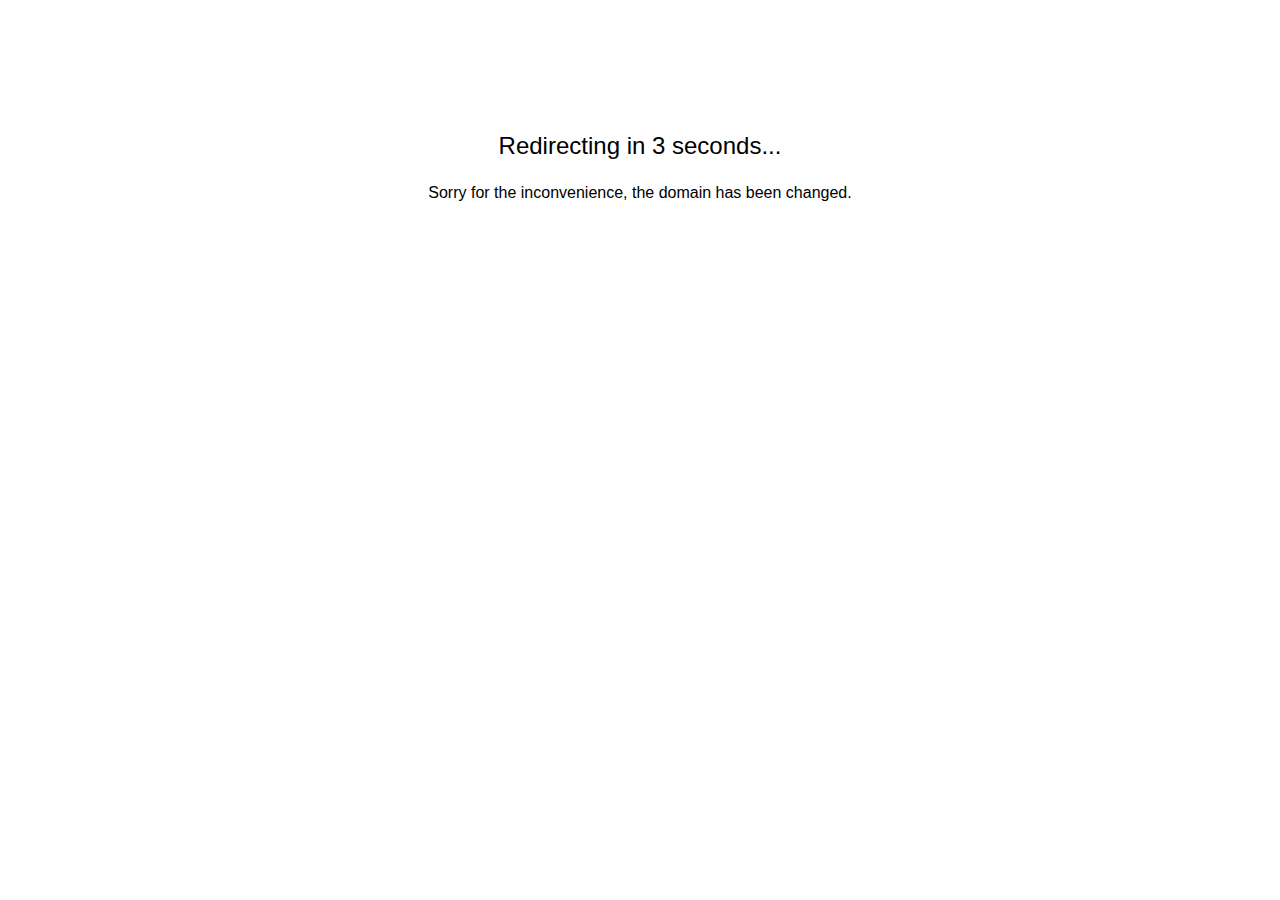
<file: redirect.html>
<!DOCTYPE html>
<html lang="en">
<head>
<meta charset="UTF-8">
<meta http-equiv="refresh" content="3;url=https://www.lunara.tech">
<title>Redirecting...</title>
<style>
  body {
    font-family: Arial, sans-serif;
    text-align: center;
    padding-top: 100px;
  }
  #timer {
    font-size: 24px;
  }
</style>
</head>
<body>
<p id="timer">Redirecting in 3 seconds...</p>
<p>Sorry for the inconvenience, the domain has been changed.</p>
<script>
  // Countdown timer
  var countdown = 3;
  var timer = document.getElementById('timer');
  setInterval(function() {
    countdown--;
    if (countdown <= 0) {
      clearInterval();
    }
    timer.textContent = 'Redirecting in ' + countdown + ' seconds...';
  }, 1000);
</script>
</body>
</html>
</file>
<file: css/style.css>
@import url(https://fonts.googleapis.com/css2?family=Inter:wght@400;500;600;700&display=fallback);
@import url('https://fonts.googleapis.com/css2?family=Saira:wght@600&display=swap');
@import url('https://fonts.googleapis.com/css2?family=Poppins:wght@400;500;600&display=swap');


@font-face {
    font-family: "Uncut Sans";
    font-weight: 700;
    font-style: normal;
    font-display: fallback;
    src: url(fonts/Uncut-Sans-Bold.otf)format("otf"), url(fonts/Uncut-Sans-Bold.otf)format("otf")
}

@font-face {
    font-family: "Uncut Sans";
    font-weight: 700;
    font-style: italic;
    font-display: fallback;
    src: url(fonts/Uncut-Sans-BoldOblique.otf)format("otf"), url(fonts/Uncut-Sans-BoldOblique.otf)format("otf")
}

@font-face {
    font-family: "Uncut Sans";
    font-weight: 600;
    font-style: normal;
    font-display: fallback;
    src: url(fonts/Uncut-Sans-Semibold.otf)format("otf"), url(fonts/Uncut-Sans-Semibold.otf)format("otf")
}

@font-face {
    font-family: "Uncut Sans";
    font-weight: 500;
    font-style: normal;
    font-display: fallback;
    src: url(fonts/Uncut-Sans-Medium.otf)format("otf"), url(fonts/Uncut-Sans-Medium.otf)format("otf")
}



body {
    margin: 0;
    line-height: inherit;
    scroll-behavior: smooth !important; /* Enable smooth scrolling */
}

hr {
    height: 0;
    color: inherit;
    border-top-width: 1px
}

abbr:where([title]) {
    -webkit-text-decoration: underline dotted;
    text-decoration: underline dotted
}

h1,
h2,
h3,
h4,
h5,
h6 {
    font-size: inherit;
    font-weight: inherit
}

a {
    color: inherit;
    text-decoration: none
}

b,
strong {
    font-weight: bolder
}

code,
kbd,
samp,
pre {
    font-family: ui-monospace, SFMono-Regular, Menlo, Monaco, Consolas, "Liberation Mono", "Courier New", monospace;
    font-size: 1em
}

small {
    font-size: 80%
}

sub,
sup {
    font-size: 75%;
    line-height: 0;
    position: relative;
    vertical-align: baseline
}

sub {
    bottom: -0.25em
}

sup {
    top: -0.5em
}

table {
    text-indent: 0;
    border-color: inherit;
    border-collapse: collapse
}

button,
input,
optgroup,
select,
textarea {
    font-family: inherit;
    font-size: 100%;
    font-weight: inherit;
    line-height: inherit;
    color: inherit;
    margin: 0;
    padding: 0
}

button,
select {
    text-transform: none
}

button,
[type="button"],
[type="reset"],
[type="submit"] {
    -webkit-appearance: button;
    background-color: transparent;
    background-image: none
}

:-moz-focusring {
    outline: auto
}

:-moz-ui-invalid {
    box-shadow: none
}

progress {
    vertical-align: baseline
}

::-webkit-inner-spin-button,
::-webkit-outer-spin-button {
    height: auto
}

[type="search"] {
    -webkit-appearance: textfield;
    outline-offset: -2px
}

::-webkit-search-decoration {
    -webkit-appearance: none
}

::-webkit-file-upload-button {
    -webkit-appearance: button;
    font: inherit
}

summary {
    display: list-item
}

blockquote,
dl,
dd,
h1,
h2,
h3,
h4,
h5,
h6,
hr,
figure,
p,
pre {
    margin: 0
}

fieldset {
    margin: 0;
    padding: 0
}

legend {
    padding: 0
}

ol,
ul,
menu {
    list-style: none;
    margin: 0;
    padding: 0
}

textarea {
    resize: vertical
}

input::-moz-placeholder,
textarea::-moz-placeholder {
    opacity: 1;
    color: #9ca3af
}

input:-ms-input-placeholder,
textarea:-ms-input-placeholder {
    opacity: 1;
    color: #9ca3af
}

input::placeholder,
textarea::placeholder {
    opacity: 1;
    color: #9ca3af
}

button,
[role="button"] {
    cursor: pointer
}

:disabled {
    cursor: default
}

img,
svg,
video,
canvas,
audio,
iframe,
embed,
object {
    display: block;
    vertical-align: middle
}

img,
video {
    max-width: 100%;
    height: auto
}

[type="text"],
[type="email"],
[type="url"],
[type="password"],
[type="number"],
[type="date"],
[type="datetime-local"],
[type="month"],
[type="search"],
[type="tel"],
[type="time"],
[type="week"],
[multiple],
textarea,
select {
    -webkit-appearance: none;
    -moz-appearance: none;
    appearance: none;
    background-color: #fff;
    border-color: #6b7280;
    border-width: 1px;
    border-radius: 0px;
    padding-top: 0.5rem;
    padding-right: 0.75rem;
    padding-bottom: 0.5rem;
    padding-left: 0.75rem;
    font-size: 1rem;
    line-height: 1.5rem;
    --tw-shadow: 0 0 #0000
}

[type="text"]:focus,
[type="email"]:focus,
[type="url"]:focus,
[type="password"]:focus,
[type="number"]:focus,
[type="date"]:focus,
[type="datetime-local"]:focus,
[type="month"]:focus,
[type="search"]:focus,
[type="tel"]:focus,
[type="time"]:focus,
[type="week"]:focus,
[multiple]:focus,
textarea:focus,
select:focus {
    outline: 2px solid transparent;
    outline-offset: 2px;
    --tw-ring-inset: var(--tw-empty,
            /*!*/
            /*!*/
        );
    --tw-ring-offset-width: 0px;
    --tw-ring-offset-color: #fff;
    --tw-ring-color: #2563eb;
    --tw-ring-offset-shadow: var(--tw-ring-inset) 0 0 0 var(--tw-ring-offset-width) var(--tw-ring-offset-color);
    --tw-ring-shadow: var(--tw-ring-inset) 0 0 0 calc(1px + var(--tw-ring-offset-width)) var(--tw-ring-color);
    box-shadow: var(--tw-ring-offset-shadow), var(--tw-ring-shadow), var(--tw-shadow);
    border-color: #2563eb
}

input::-moz-placeholder,
textarea::-moz-placeholder {
    color: #6b7280;
    opacity: 1
}

input:-ms-input-placeholder,
textarea:-ms-input-placeholder {
    color: #6b7280;
    opacity: 1
}

input::placeholder,
textarea::placeholder {
    color: #6b7280;
    opacity: 1
}

::-webkit-datetime-edit-fields-wrapper {
    padding: 0
}

::-webkit-date-and-time-value {
    min-height: 1.5em
}

::-webkit-datetime-edit,
::-webkit-datetime-edit-year-field,
::-webkit-datetime-edit-month-field,
::-webkit-datetime-edit-day-field,
::-webkit-datetime-edit-hour-field,
::-webkit-datetime-edit-minute-field,
::-webkit-datetime-edit-second-field,
::-webkit-datetime-edit-millisecond-field,
::-webkit-datetime-edit-meridiem-field {
    padding-top: 0;
    padding-bottom: 0
}

select {
    background-image: url(data:image/svg+xml,%3csvg\ xmlns=\'http://www.w3.org/2000/svg\'\ fill=\'none\'\ viewBox=\'0\ 0\ 20\ 20\'%3e%3cpath\ stroke=\'%236b7280\'\ stroke-linecap=\'round\'\ stroke-linejoin=\'round\'\ stroke-width=\'1.5\'\ d=\'M6\ 8l4\ 4\ 4-4\'/%3e%3c/svg%3e);
    background-position: right 0.5rem center;
    background-repeat: no-repeat;
    background-size: 1.5em 1.5em;
    padding-right: 2.5rem;
    -webkit-print-color-adjust: exact;
    color-adjust: exact
}

[multiple] {
    background-image: initial;
    background-position: initial;
    background-repeat: unset;
    background-size: initial;
    padding-right: 0.75rem;
    -webkit-print-color-adjust: unset;
    color-adjust: unset
}

[type="checkbox"],
[type="radio"] {
    -webkit-appearance: none;
    -moz-appearance: none;
    appearance: none;
    padding: 0;
    -webkit-print-color-adjust: exact;
    color-adjust: exact;
    display: inline-block;
    vertical-align: middle;
    background-origin: border-box;
    -webkit-user-select: none;
    -moz-user-select: none;
    -ms-user-select: none;
    user-select: none;
    flex-shrink: 0;
    height: 1rem;
    width: 1rem;
    color: #2563eb;
    background-color: #fff;
    border-color: #6b7280;
    border-width: 1px;
    --tw-shadow: 0 0 #0000
}

[type="checkbox"] {
    border-radius: 0px
}

[type="radio"] {
    border-radius: 100%
}

[type="checkbox"]:focus,
[type="radio"]:focus {
    outline: 2px solid transparent;
    outline-offset: 2px;
    --tw-ring-inset: var(--tw-empty,
            /*!*/
            /*!*/
        );
    --tw-ring-offset-width: 2px;
    --tw-ring-offset-color: #fff;
    --tw-ring-color: #2563eb;
    --tw-ring-offset-shadow: var(--tw-ring-inset) 0 0 0 var(--tw-ring-offset-width) var(--tw-ring-offset-color);
    --tw-ring-shadow: var(--tw-ring-inset) 0 0 0 calc(2px + var(--tw-ring-offset-width)) var(--tw-ring-color);
    box-shadow: var(--tw-ring-offset-shadow), var(--tw-ring-shadow), var(--tw-shadow)
}

[type="checkbox"]:checked,
[type="radio"]:checked {
    border-color: transparent;
    background-color: currentColor;
    background-size: 100% 100%;
    background-position: center;
    background-repeat: no-repeat
}

[type="checkbox"]:checked {
    background-image: url(data:image/svg+xml,%3csvg\ viewBox=\'0\ 0\ 16\ 16\'\ fill=\'white\'\ xmlns=\'http://www.w3.org/2000/svg\'%3e%3cpath\ d=\'M12.207\ 4.793a1\ 1\ 0\ 010\ 1.414l-5\ 5a1\ 1\ 0\ 01-1.414\ 0l-2-2a1\ 1\ 0\ 011.414-1.414L6.5\ 9.086l4.293-4.293a1\ 1\ 0\ 011.414\ 0z\'/%3e%3c/svg%3e)
}

[type="radio"]:checked {
    background-image: url(data:image/svg+xml,%3csvg\ viewBox=\'0\ 0\ 16\ 16\'\ fill=\'white\'\ xmlns=\'http://www.w3.org/2000/svg\'%3e%3ccircle\ cx=\'8\'\ cy=\'8\'\ r=\'3\'/%3e%3c/svg%3e)
}

[type="checkbox"]:checked:hover,
[type="checkbox"]:checked:focus,
[type="radio"]:checked:hover,
[type="radio"]:checked:focus {
    border-color: transparent;
    background-color: currentColor
}

[type="checkbox"]:indeterminate {
    background-image: url(data:image/svg+xml,%3csvg\ xmlns=\'http://www.w3.org/2000/svg\'\ fill=\'none\'\ viewBox=\'0\ 0\ 16\ 16\'%3e%3cpath\ stroke=\'white\'\ stroke-linecap=\'round\'\ stroke-linejoin=\'round\'\ stroke-width=\'2\'\ d=\'M4\ 8h8\'/%3e%3c/svg%3e);
    border-color: transparent;
    background-color: currentColor;
    background-size: 100% 100%;
    background-position: center;
    background-repeat: no-repeat
}

[type="checkbox"]:indeterminate:hover,
[type="checkbox"]:indeterminate:focus {
    border-color: transparent;
    background-color: currentColor
}

[type="file"] {
    background: unset;
    border-color: inherit;
    border-width: 0;
    border-radius: 0;
    padding: 0;
    font-size: unset;
    line-height: inherit
}

[type="file"]:focus {
    outline: 1px auto -webkit-focus-ring-color
}

*,
::before,
::after {
    --tw-border-spacing-x: 0;
    --tw-border-spacing-y: 0;
    --tw-translate-x: 0;
    --tw-translate-y: 0;
    --tw-rotate: 0;
    --tw-skew-x: 0;
    --tw-skew-y: 0;
    --tw-scale-x: 1;
    --tw-scale-y: 1;
    --tw-pan-x: ;
    --tw-pan-y: ;
    --tw-pinch-zoom: ;
    --tw-scroll-snap-strictness: proximity;
    --tw-ordinal: ;
    --tw-slashed-zero: ;
    --tw-numeric-figure: ;
    --tw-numeric-spacing: ;
    --tw-numeric-fraction: ;
    --tw-ring-inset: ;
    --tw-ring-offset-width: 0px;
    --tw-ring-offset-color: #fff;
    --tw-ring-color: rgb(59 130 246 / 0.5);
    --tw-ring-offset-shadow: 0 0 #0000;
    --tw-ring-shadow: 0 0 #0000;
    --tw-shadow: 0 0 #0000;
    --tw-shadow-colored: 0 0 #0000;
    --tw-blur: ;
    --tw-brightness: ;
    --tw-contrast: ;
    --tw-grayscale: ;
    --tw-hue-rotate: ;
    --tw-invert: ;
    --tw-saturate: ;
    --tw-sepia: ;
    --tw-drop-shadow: ;
    --tw-backdrop-blur: ;
    --tw-backdrop-brightness: ;
    --tw-backdrop-contrast: ;
    --tw-backdrop-grayscale: ;
    --tw-backdrop-hue-rotate: ;
    --tw-backdrop-invert: ;
    --tw-backdrop-opacity: ;
    --tw-backdrop-saturate: ;
    --tw-backdrop-sepia:
}

::-webkit-backdrop {
    --tw-border-spacing-x: 0;
    --tw-border-spacing-y: 0;
    --tw-translate-x: 0;
    --tw-translate-y: 0;
    --tw-rotate: 0;
    --tw-skew-x: 0;
    --tw-skew-y: 0;
    --tw-scale-x: 1;
    --tw-scale-y: 1;
    --tw-pan-x: ;
    --tw-pan-y: ;
    --tw-pinch-zoom: ;
    --tw-scroll-snap-strictness: proximity;
    --tw-ordinal: ;
    --tw-slashed-zero: ;
    --tw-numeric-figure: ;
    --tw-numeric-spacing: ;
    --tw-numeric-fraction: ;
    --tw-ring-inset: ;
    --tw-ring-offset-width: 0px;
    --tw-ring-offset-color: #fff;
    --tw-ring-color: rgb(59 130 246 / 0.5);
    --tw-ring-offset-shadow: 0 0 #0000;
    --tw-ring-shadow: 0 0 #0000;
    --tw-shadow: 0 0 #0000;
    --tw-shadow-colored: 0 0 #0000;
    --tw-blur: ;
    --tw-brightness: ;
    --tw-contrast: ;
    --tw-grayscale: ;
    --tw-hue-rotate: ;
    --tw-invert: ;
    --tw-saturate: ;
    --tw-sepia: ;
    --tw-drop-shadow: ;
    --tw-backdrop-blur: ;
    --tw-backdrop-brightness: ;
    --tw-backdrop-contrast: ;
    --tw-backdrop-grayscale: ;
    --tw-backdrop-hue-rotate: ;
    --tw-backdrop-invert: ;
    --tw-backdrop-opacity: ;
    --tw-backdrop-saturate: ;
    --tw-backdrop-sepia:
}

::backdrop {
    --tw-border-spacing-x: 0;
    --tw-border-spacing-y: 0;
    --tw-translate-x: 0;
    --tw-translate-y: 0;
    --tw-rotate: 0;
    --tw-skew-x: 0;
    --tw-skew-y: 0;
    --tw-scale-x: 1;
    --tw-scale-y: 1;
    --tw-pan-x: ;
    --tw-pan-y: ;
    --tw-pinch-zoom: ;
    --tw-scroll-snap-strictness: proximity;
    --tw-ordinal: ;
    --tw-slashed-zero: ;
    --tw-numeric-figure: ;
    --tw-numeric-spacing: ;
    --tw-numeric-fraction: ;
    --tw-ring-inset: ;
    --tw-ring-offset-width: 0px;
    --tw-ring-offset-color: #fff;
    --tw-ring-color: #3b82f680;
    --tw-ring-offset-shadow: 0 0 #0000;
    --tw-ring-shadow: 0 0 #0000;
    --tw-shadow: 0 0 #0000;
    --tw-shadow-colored: 0 0 #0000;
    --tw-blur: ;
    --tw-brightness: ;
    --tw-contrast: ;
    --tw-grayscale: ;
    --tw-hue-rotate: ;
    --tw-invert: ;
    --tw-saturate: ;
    --tw-sepia: ;
    --tw-drop-shadow: ;
    --tw-backdrop-blur: ;
    --tw-backdrop-brightness: ;
    --tw-backdrop-contrast: ;
    --tw-backdrop-grayscale: ;
    --tw-backdrop-hue-rotate: ;
    --tw-backdrop-invert: ;
    --tw-backdrop-opacity: ;
    --tw-backdrop-saturate: ;
    --tw-backdrop-sepia:
}

.clulh {
    width: 100%
}

@media (min-width:640px) {
    .clulh {
        max-width: 640px
    }
}

@media (min-width:768px) {
    .clulh {
        max-width: 768px
    }
}

@media (min-width:1024px) {
    .clulh {
        max-width: 1024px
    }
}

@media (min-width:1280px) {
    .clulh {
        max-width: 1280px
    }
}

@media (min-width:1536px) {
    .clulh {
        max-width: 1536px
    }
}

.cx0om {
    font-size: 3.75rem;
    line-height: 1.166;
    letter-spacing: -0.01em;
    font-weight: 700
}

.cx0om em {
    font-size: 30px;
    letter-spacing: 1px;
}

.c4cmz {
    font-size: 2.25rem;
    line-height: 1.277;
    letter-spacing: -0.01em;
    font-weight: 700
}

.ci6dt {
    font-size: 1.875rem;
    line-height: 1.333;
    letter-spacing: -0.01em;
    font-weight: 700
}

.cqwf5 {
    font-size: 1.5rem;
    line-height: 1.415;
    letter-spacing: -0.01em;
    font-weight: 700
}

@media (min-width:768px) {
    .cx0om {
        font-size: 5rem;
        line-height: 1;
        letter-spacing: -0.01em
    }

    .c4cmz {
        font-size: 3rem;
        line-height: 1.2;
        letter-spacing: -0.01em
    }
}

.cxykh,
.c2pi2 {
    display: inline-flex;
    align-items: center;
    justify-content: center;
    border-radius: 0.25rem;
    font-weight: 500;
    line-height: 1.5;
    transition-property: color, background-color, border-color, fill, stroke, opacity, box-shadow, transform, filter, -webkit-text-decoration-color, -webkit-backdrop-filter;
    transition-property: color, background-color, border-color, text-decoration-color, fill, stroke, opacity, box-shadow, transform, filter, backdrop-filter;
    transition-property: color, background-color, border-color, text-decoration-color, fill, stroke, opacity, box-shadow, transform, filter, backdrop-filter, -webkit-text-decoration-color, -webkit-backdrop-filter;
    transition-duration: 150ms;
    transition-timing-function: cubic-bezier(0.4, 0, 0.2, 1)
}

.cxykh {
    padding-left: 1.5rem;
    padding-right: 1.5rem;
    padding-top: 0.75rem;
    padding-bottom: 0.75rem
}

.c2pi2 {
    padding-left: 1rem;
    padding-right: 1rem;
    padding-top: 0.5rem;
    padding-bottom: 0.5rem
}

input[type="search"]::-webkit-search-decoration,
input[type="search"]::-webkit-search-cancel-button,
input[type="search"]::-webkit-search-results-button,
input[type="search"]::-webkit-search-results-decoration {
    -webkit-appearance: none
}

.ceul3,
.ci6om,
.ctabn,
.c139n,
.cwqhv,
.cz3x1 {
    border-width: 1px;
    --tw-border-opacity: 1;
    border-color: rgb(55 65 81/var(--tw-border-opacity));
    --tw-bg-opacity: 1;
    background-color: rgb(31 41 55/var(--tw-bg-opacity))
}

.ceul3:focus,
.ci6om:focus,
.ctabn:focus,
.c139n:focus,
.cwqhv:focus,
.cz3x1:focus {
    --tw-border-opacity: 1;
    border-color: rgb(59 130 246/var(--tw-border-opacity))
}

.ceul3,
.ci6om,
.ctabn,
.c139n,
.cwqhv {
    border-radius: 0.125rem
}

.ceul3,
.ci6om,
.ctabn,
.c139n {
    padding-top: 0.75rem;
    padding-bottom: 0.75rem;
    padding-left: 1rem;
    padding-right: 1rem
}

.ceul3,
.ci6om {
    line-height: 1.375
}

.ceul3::-moz-placeholder,
.ci6om::-moz-placeholder {
    --tw-placeholder-opacity: 1;
    color: rgb(107 114 128/var(--tw-placeholder-opacity))
}

.ceul3:-ms-input-placeholder,
.ci6om:-ms-input-placeholder {
    --tw-placeholder-opacity: 1;
    color: rgb(107 114 128/var(--tw-placeholder-opacity))
}

.ceul3::placeholder,
.ci6om::placeholder {
    --tw-placeholder-opacity: 1;
    color: rgb(107 114 128/var(--tw-placeholder-opacity))
}

.c139n {
    padding-right: 2.5rem
}

.cwqhv,
.cz3x1 {
    border-radius: 0.125rem;
    --tw-text-opacity: 1;
    color: rgb(37 99 235/var(--tw-text-opacity))
}

.c92lr::-webkit-scrollbar {
    display: none
}

.c92lr {
    -ms-overflow-style: none;
    scrollbar-width: none
}

:root {
    --range-thumb-size: 36px
}

input[type=range] {
    -webkit-appearance: none;
    -moz-appearance: none;
    appearance: none;
    background: #ccc;
    border-radius: 3px;
    height: 6px;
    margin-top: (--range-thumb-size - 6px)*0.5;
    margin-bottom: (--range-thumb-size - 6px)*0.5;
    --thumb-size: #{--range-thumb-size}
}

input[type=range]::-webkit-slider-thumb {
    appearance: none;
    -webkit-appearance: none;
    background-color: #000;
    background-image: url(data:image/svg+xml,%3Csvg\ width=\'12\'\ height=\'8\'\ xmlns=\'http://www.w3.org/2000/svg\'%3E%3Cpath\ d=\'M8\ .5v7L12\ 4zM0\ 4l4\ 3.5v-7z\'\ fill=\'%23FFF\'\ fill-rule=\'nonzero\'/%3E%3C/svg%3E);
    background-position: center;
    background-repeat: no-repeat;
    border: 0;
    border-radius: 50%;
    cursor: pointer;
    height: --range-thumb-size;
    width: --range-thumb-size
}

input[type=range]::-moz-range-thumb {
    background-color: #000;
    background-image: url(data:image/svg+xml,%3Csvg\ width=\'12\'\ height=\'8\'\ xmlns=\'http://www.w3.org/2000/svg\'%3E%3Cpath\ d=\'M8\ .5v7L12\ 4zM0\ 4l4\ 3.5v-7z\'\ fill=\'%23FFF\'\ fill-rule=\'nonzero\'/%3E%3C/svg%3E);
    background-position: center;
    background-repeat: no-repeat;
    border: 0;
    border: none;
    border-radius: 50%;
    cursor: pointer;
    height: --range-thumb-size;
    width: --range-thumb-size
}

input[type=range]::-ms-thumb {
    background-color: #000;
    background-image: url(data:image/svg+xml,%3Csvg\ width=\'12\'\ height=\'8\'\ xmlns=\'http://www.w3.org/2000/svg\'%3E%3Cpath\ d=\'M8\ .5v7L12\ 4zM0\ 4l4\ 3.5v-7z\'\ fill=\'%23FFF\'\ fill-rule=\'nonzero\'/%3E%3C/svg%3E);
    background-position: center;
    background-repeat: no-repeat;
    border: 0;
    border-radius: 50%;
    cursor: pointer;
    height: --range-thumb-size;
    width: --range-thumb-size
}

input[type=range]::-moz-focus-outer {
    border: 0
}

.c825k {
    position: relative;
    margin-top: 0.5rem;
    margin-bottom: 0.5rem;
    width: 3rem;
    -webkit-user-select: none;
    -moz-user-select: none;
    -ms-user-select: none;
    user-select: none
}

.c825k label {
    display: block;
    height: 1rem;
    cursor: pointer;
    overflow: hidden;
    border-radius: 9999px
}

.c825k label>span:first-child {
    position: absolute;
    right: 50%;
    left: -0.5rem;
    top: -0.5rem;
    display: block;
    height: 2rem;
    width: 2rem;
    border-radius: 9999px;
    transition-property: all;
    transition-timing-function: cubic-bezier(0.4, 0, 0.2, 1);
    transition-duration: 150ms;
    transition-timing-function: cubic-bezier(0, 0, 0.2, 1)
}

.c825k input[type="checkbox"]:checked+label>span:first-child {
    left: 1.5rem;
    --tw-border-opacity: 1;
    border-color: rgb(37 99 235/var(--tw-border-opacity));
    --tw-bg-opacity: 1;
    background-color: rgb(191 219 254/var(--tw-bg-opacity))
}

.ceul3:focus,
.ci6om:focus,
.ctabn:focus,
.c139n:focus,
.cwqhv:focus,
.cz3x1:focus {
    --tw-ring-offset-shadow: var(--tw-ring-inset) 0 0 0 var(--tw-ring-offset-width) var(--tw-ring-offset-color);
    --tw-ring-shadow: var(--tw-ring-inset) 0 0 0 calc(0px + var(--tw-ring-offset-width)) var(--tw-ring-color);
    box-shadow: var(--tw-ring-offset-shadow), var(--tw-ring-shadow), var(--tw-shadow, 0 0 #0000)
}

.cobx0 svg>*:nth-child(1),
.cobx0 svg>*:nth-child(2),
.cobx0 svg>*:nth-child(3) {
    transform-origin: center;
    transform: rotate(0deg)
}

.cobx0 svg>*:nth-child(1) {
    transition: y 0.1s 0.25s ease-in, transform 0.22s cubic-bezier(0.55, 0.055, 0.675, 0.19), opacity 0.1s ease-in
}

.cobx0 svg>*:nth-child(2) {
    transition: transform 0.22s cubic-bezier(0.55, 0.055, 0.675, 0.19)
}

.cobx0 svg>*:nth-child(3) {
    transition: y 0.1s 0.25s ease-in, transform 0.22s cubic-bezier(0.55, 0.055, 0.675, 0.19), width 0.1s 0.25s ease-in
}

.cobx0.cko68 svg>*:nth-child(1) {
    opacity: 0;
    y: 11;
    transform: rotate(225deg);
    transition: y 0.1s ease-out, transform 0.22s 0.12s cubic-bezier(0.215, 0.61, 0.355, 1), opacity 0.1s 0.12s ease-out
}

.cobx0.cko68 svg>*:nth-child(2) {
    transform: rotate(225deg);
    transition: transform 0.22s 0.12s cubic-bezier(0.215, 0.61, 0.355, 1)
}

.cobx0.cko68 svg>*:nth-child(3) {
    y: 11;
    transform: rotate(135deg);
    transition: y 0.1s ease-out, transform 0.22s 0.12s cubic-bezier(0.215, 0.61, 0.355, 1), width 0.1s ease-out
}

@media screen {
    html:not(.cx76x) [data-aos=zoom-out] {
        transform: scale(1.05)
    }
}

.c5sfa {
    pointer-events: none
}

.ckm6b {
    visibility: visible
}

.ci9ic {
    visibility: hidden
}

.c307p {
    position: absolute
}

.c8a4e {
    position: relative;
    border-radius: 1px;
}

.c8igq {
    bottom: 0px
}

.cpg49 {
    left: 0px
}

.c5n0y {
    right: 0px
}

.c1sv4 {
    left: 50%
}

.cqa37 {
    top: 0px
}

.cqlxj {
    top: 50%
}

.cvtc3 {
    z-index: 30
}

.cavhb {
    z-index: -10
}

.cxe4z {
    z-index: 10
}

.cs4o7 {
    order: 1
}

.ckl7j {
    grid-column: span 2/span 2
}

.c69o1 {
    grid-column-start: 2
}

.c9oht {
    margin: -0.625rem
}

.c99wm {
    margin: -0.5rem
}

.cmxhx {
    margin: 0.625rem
}

.c390x {
    margin: 0.5rem
}

.cbl28 {
    margin-left: auto;
    margin-right: auto
}

.c60i6 {
    margin-top: 1.5rem;
    margin-bottom: 1.5rem
}

.cosxg {
    margin-right: 1rem
}

.c8h5l {
    margin-left: 0.75rem
}

.cfe40 {
    margin-left: 0.25rem
}

.ciljg {
    margin-bottom: 1.5rem
}

.cyl8w {
    margin-bottom: 2.5rem
}

.cvx4v {
    margin-bottom: 1rem
}

.c6u0s {
    margin-bottom: 0.5rem
}

.ck5f6 {
    margin-left: 390px
}

.cejbf {
    margin-right: 0.75rem
}

.ch741 {
    margin-bottom: 0.25rem
}

.c75iz {
    margin-right: 1.5rem
}

.cjdk8 {
    margin-top: -1rem
}

.cjxzk {
    margin-right: 0.5rem
}

.cj6bs {
    margin-bottom: 0.75rem
}

.csf3z {
    margin-bottom: 4rem
}

.cp7od {
    margin-top: 2rem
}

.c54x7 {
    margin-bottom: 2rem
}

.cxnxq {
    margin-top: 1.5rem
}

.cwzd1 {
    margin-left: 0.5rem
}

.c4uul {
    margin-top: 0.5rem
}

.cstm9 {
    margin-top: 1rem
}

.c932k {
    margin-top: 0.25rem
}

.chwgj {
    margin-top: 0px
}

.cprq6 {
    display: block
}

.cmgtq {
    display: inline-block
}

.cwmpe {
    display: inline
}

.chip0 {
    display: flex;
    max-width: 100vw !important;
    overflow: hidden !important;
}
.chiq1{
    display: flex;
    flex-direction: column;
    max-width: 100vw !important;
    overflow: hidden !important;
    justify-content: start;
    align-items: flex-start;
}
.cpfyo {
    display: flex;
    flex-direction: row;
}
.cpfyp {
    display: flex;
    flex-direction: row;
    justify-content: center;
    align-items: center;
}

.cvcf9 {
    display: table
}

.c8bbi {
    display: grid
}

.c7z7s {
    display: none
}

.cglp6 {
    height: 4rem
}

.cxofs {
    height: 2rem
}

.cigfq {
    height: 10rem
}

.c8u3n {
    height: 0.75rem
}

.csakt {
    height: 100%
}

.cw2sg {
    height: 15rem
}

.cmv63 {
    height: 3rem
}

.cuqyu {
    height: 1rem
}

.c8ckg {
    height: 6rem
}

.cbk2v {
    min-height: 100vh;
    max-width: 100vw !important;
    overflow: hidden !important;
}

.c0ayg {
    width: 100%;
}

.cnujf {
    width: 2rem
}

.cn0vf {
    width: 0.75rem
}

.cp8l9 {
    width: 3rem
}

.cl73x {
    width: 33.333333%
}

.cw73p {
    width: 1rem
}

.c0g2c {
    max-width: 72rem
}

.cy2lr {
    max-width: none
}

.czcad {
    max-width: 36rem
}

.cn9oi {
    max-width: 20rem
}

.c4ebt {
    max-width: 24rem
}

.ceb8g {
    max-width: 100%
}

.cqg01 {
    max-width: 48rem
}

.cms5w {
    max-width: 42rem
}

.cv6sy {
    max-width: 28rem
}

.c7d5a {
    max-width: 56rem
}

.cwxa9 {
    flex: 1 1 0%
}

.cbear {
    flex: 1 1 auto
}

.cveoo {
    flex-shrink: 0
}

.cxgjn {
    flex-grow: 1
}

.cnmzr {
    --tw-translate-x: -50%;
    transform: translate(var(--tw-translate-x), var(--tw-translate-y)) rotate(var(--tw-rotate)) skewX(var(--tw-skew-x)) skewY(var(--tw-skew-y)) scaleX(var(--tw-scale-x)) scaleY(var(--tw-scale-y))
}

.ctg0r {
    --tw-translate-y: -50%;
    transform: translate(var(--tw-translate-x), var(--tw-translate-y)) rotate(var(--tw-rotate)) skewX(var(--tw-skew-x)) skewY(var(--tw-skew-y)) scaleX(var(--tw-scale-x)) scaleY(var(--tw-scale-y))
}

.rotate-2 {
    --tw-rotate: 2deg;
    transform: translate(var(--tw-translate-x), var(--tw-translate-y)) rotate(var(--tw-rotate)) skewX(var(--tw-skew-x)) skewY(var(--tw-skew-y)) scaleX(var(--tw-scale-x)) scaleY(var(--tw-scale-y))
}

.cfvwy {
    transform: translate(var(--tw-translate-x), var(--tw-translate-y)) rotate(var(--tw-rotate)) skewX(var(--tw-skew-x)) skewY(var(--tw-skew-y)) scaleX(var(--tw-scale-x)) scaleY(var(--tw-scale-y))
}

.cffkh {
    resize: both
}

.cyhed {
    grid-template-columns: repeat(4, minmax(0, 1fr))
}

.cm4oi {
    grid-template-columns: repeat(1, minmax(0, 1fr))
}

.cerg3 {
    grid-template-columns: repeat(2, minmax(0, 1fr))
}

.cuk8q {
    flex-direction: column;
    max-width: 100vw !important;
    overflow: hidden !important;
}

.cutr6 {
    flex-wrap: wrap
}

.c4v1u {
    align-items: flex-start
}

.c4mnq {
    align-items: center
}

.c6nex {
    align-items: baseline
}

.cbv5p {
    justify-content: flex-end
}

.c32kt {
    justify-content: center
}

.cd10w {
    justify-content: space-between
}

.c25ra {
    gap: 0.5rem
}

.cpkit {
    gap: 2rem
}

.cu3kj {
    gap: 3rem
}

.clw48 {
    gap: 1.5rem
}

.cu0vn>:not([hidden])~:not([hidden]) {
    --tw-space-y-reverse: 0;
    margin-top: calc(1rem*calc(1 - var(--tw-space-y-reverse)));
    margin-bottom: calc(1rem*var(--tw-space-y-reverse))
}

.cc36m>:not([hidden])~:not([hidden]) {
    --tw-space-y-reverse: 0;
    margin-top: calc(2rem*calc(1 - var(--tw-space-y-reverse)));
    margin-bottom: calc(2rem*var(--tw-space-y-reverse))
}

.ch3s0>:not([hidden])~:not([hidden]) {
    --tw-space-y-reverse: 0;
    margin-top: calc(0.75rem*calc(1 - var(--tw-space-y-reverse)));
    margin-bottom: calc(0.75rem*var(--tw-space-y-reverse))
}

.cfsgp>:not([hidden])~:not([hidden]) {
    --tw-space-y-reverse: 0;
    margin-top: calc(0.5rem*calc(1 - var(--tw-space-y-reverse)));
    margin-bottom: calc(0.5rem*var(--tw-space-y-reverse))
}

.cr1ru>:not([hidden])~:not([hidden]) {
    --tw-space-x-reverse: 0;
    margin-right: calc(1rem*var(--tw-space-x-reverse));
    margin-left: calc(1rem*calc(1 - var(--tw-space-x-reverse)))
}

.cq0c0>:not([hidden])~:not([hidden]) {
    --tw-space-y-reverse: 1
}

.cxuoq>:not([hidden])~:not([hidden]) {
    --tw-divide-y-reverse: 0;
    border-top-width: calc(1px*calc(1 - var(--tw-divide-y-reverse)));
    border-bottom-width: calc(1px*var(--tw-divide-y-reverse))
}

.clv5h {
    overflow-x: hidden !important;
    max-width: 100vw !important;
}
.clv6i {
   padding: 5%;
}

.czrr8 {
    border-radius: 9999px
}

.cgrq1 {
    border-radius: 0.25rem
}

.cwr9f {
    border-radius: 0.375rem
}

.cmn5a {
    border-width: 0px
}

.cqv7s {
    border-width: 2px
}

.c25y8 {
    border-bottom-width: 1px
}

.c0lzx {
    border-top-width: 1px
}

.ccxx5 {
    border-bottom-width: 2px
}

.cydxx {
    --tw-border-opacity: 1;
    border-color: rgb(31 41 55/var(--tw-border-opacity))
}

.c12f7 {
    --tw-border-opacity: 1;
    border-color: rgb(209 213 219/var(--tw-border-opacity))
}

.chopg {
    --tw-border-opacity: 1;
    border-color: rgb(229 231 235/var(--tw-border-opacity))
}

.cb80s {
    border-color: transparent
}

.cnplf {
    --tw-bg-opacity: 1 !important;
    background-color: rgb(17 24 39/var(--tw-bg-opacity))
}

.c4a1n {
    --tw-bg-opacity: 1;
    background-color: rgb(31 41 55/var(--tw-bg-opacity))
}

.cdjvi {
    --tw-bg-opacity: 1;
    background-color: rgb(167 243 208/var(--tw-bg-opacity))
}

.cvwhk {
    --tw-bg-opacity: 1;
    background-color: rgb(243 244 246/var(--tw-bg-opacity))
}

.c3hn1 {
    --tw-bg-opacity: 1;
    background-color: rgb(229 231 235/var(--tw-bg-opacity))
}

.c4wey {
    background-image: linear-gradient(to top, var(--tw-gradient-stops))
}

.cltl0 {
    background-image: linear-gradient(to bottom, var(--tw-gradient-stops))
}

.chb0g {
    background-image: linear-gradient(to top right, var(--tw-gradient-stops))
}

.cl6ef {
    --tw-gradient-from: #2563eb;
    --tw-gradient-to: rgb(37 99 235 / 0);
    --tw-gradient-stops: var(--tw-gradient-from), var(--tw-gradient-to)
}

.ckoll {
    --tw-gradient-from: #1f2937;
    --tw-gradient-to: rgb(31 41 55 / 0);
    --tw-gradient-stops: var(--tw-gradient-from), var(--tw-gradient-to)
}

.c7sf3 {
    --tw-gradient-from: #111827;
    --tw-gradient-to: rgb(17 24 39 / 0);
    --tw-gradient-stops: var(--tw-gradient-from), var(--tw-gradient-to)
}

.cs8r5 {
    --tw-gradient-from: #ec4899;
    --tw-gradient-to: rgb(236 72 153 / 0);
    --tw-gradient-stops: var(--tw-gradient-from), var(--tw-gradient-to)
}

.cjmhf {
    --tw-gradient-to: rgb(209 213 219 / 0);
    --tw-gradient-stops: var(--tw-gradient-from), #d1d5db, var(--tw-gradient-to)
}

.cf4pm {
    --tw-gradient-to: #60a5fa
}

.cn6f7 {
    --tw-gradient-to: #111827
}

.c2xk9 {
    --tw-gradient-to: #374151
}

.ctn0p {
    --tw-gradient-to: transparent
}

.co0vc {
    --tw-gradient-to: #a855f7
}

.cfkoh {
    --tw-gradient-to: #f472b6
}

.cfn3c {
    fill: #6b7280
}

.c6f9y {
    fill: currentColor
}

.c48lf {
    fill: #10b981
}

.cswvv {
    fill: #9ca3af
}

.cval9 {
    fill: #fff
}

.cgofc {
    fill: #3b82f6
}

.cz5m3 {
    padding: 1.5rem
}

.coaq6 {
    padding-left: 1rem;
    padding-right: 1rem
}

.c5mpl {
    padding-left: 0.75rem;
    padding-right: 0.75rem
}

.chs2t {
    padding-top: 0.5rem;
    padding-bottom: 0.5rem
}

.cld06 {
    padding-top: 0.25rem;
    padding-bottom: 0.25rem
}

.ckewl {
    padding-top: 1.5rem;
    padding-bottom: 1.5rem
}

.cyo0e {
    padding-top: 3rem;
    padding-bottom: 3rem
}
/* .cyo0ee {
    padding-top: 1rem;
    padding-bottom: 3rem
} */
.cyo0g {
    padding-top: 0 !important;
    padding-bottom: 0 !important;
}

.cof65 {
    padding-top: 0.375rem;
    padding-bottom: 0.375rem
}

.cjv2t {
    padding-top: 2.5rem;
    padding-bottom: 2.5rem
}

.ccf17 {
    padding-left: 2rem;
    padding-right: 2rem
}

.c2eq2 {
    padding-top: 2rem;
    padding-bottom: 2rem
}

.cztca {
    padding-top: 4rem;
    padding-bottom: 4rem
}

.cjtnt {
    padding-left: 1.5rem;
    padding-right: 1.5rem
}

.ca77z {
    padding-left: 0.125rem;
    padding-right: 0.125rem
}

.cv3mh {
    padding-left: 0px;
    padding-right: 0px
}

.cv5m6 {
    padding-top: 8rem;
    height: 100vh !important;
}
.cb0jl{
    margin-top: 7.5rem;
}
.czfa1 {
    padding-bottom: 3rem
}



.cv4kj {
    padding-top: 1rem
}

.ccoqv {
    padding-top: 3rem
}

.cs6ji {
    padding-left: 0.75rem
}

.ckxd8 {
    text-align: center
}

.cz8nf {
    font-family: Inter, sans-serif
}

.cejd3 {
    font-family: Uncut Sans, sans-serif
}

.cimbm {
    font-size: 0.875rem;
    line-height: 1.5715
}

.cbqc4 {
    font-size: 1.25rem;
    line-height: 1.5;
    letter-spacing: -0.01em
}

.cblub {
    font-size: 1.125rem;
    line-height: 1.5;
    letter-spacing: -0.01em
}

.c6shg {
    font-size: 2.25rem;
    line-height: 1.277;
    letter-spacing: -0.01em
}

.ch05i {
    font-size: 1.875rem;
    line-height: 1.333;
    letter-spacing: -0.01em;
    font-family: "Poppins", sans-serif;
}

.cscl6 {
    font-size: 0.75rem;
    line-height: 1.5
}

.c4y7j {
    font-size: 1.5rem;
    line-height: 1.415;
    letter-spacing: -0.01em
}

.cazq3 {
    font-weight: 500
}

.cdur3 {
    font-weight: 600
}

.c4bs9 {
    font-weight: 700
}

.cibac {
    text-transform: uppercase
}

.ca4r9 {
    font-style: italic
}

.c06qx {
    line-height: 1.75rem;
    font-size: 25px;
}

.c9loe {
    letter-spacing: -0.01em
}

.cr1tk {
    letter-spacing: 0
}

.cum4w {
    --tw-text-opacity: 1;
    color: rgb(243 244 246/var(--tw-text-opacity))
}

.ckdyj {
    --tw-text-opacity: 1;
    color: rgb(156 163 175/var(--tw-text-opacity))
}

.cqbpd {
    --tw-text-opacity: 1;
    color: rgb(255 255 255/var(--tw-text-opacity))
}

.c56im {
    --tw-text-opacity: 1;
    color: rgb(191 219 254/var(--tw-text-opacity))
}

.clnec {
    --tw-text-opacity: 1;
    color: rgb(209 213 219/var(--tw-text-opacity))
}

.ce7rf {
    --tw-text-opacity: 1;
    color: rgb(59 130 246/var(--tw-text-opacity))
}

.crnw4 {
    --tw-text-opacity: 1;
    color: rgb(229 231 235/var(--tw-text-opacity))
}

.cmb3e {
    --tw-text-opacity: 1;
    color: rgb(16 185 129/var(--tw-text-opacity))
}

.cuzn3 {
    --tw-text-opacity: 1;
    color: rgb(5 150 105/var(--tw-text-opacity))
}

.c78g5 {
    --tw-text-opacity: 1;
    color: rgb(75 85 99/var(--tw-text-opacity))
}

.cbkaa {
    --tw-text-opacity: 1;
    color: rgb(251 207 232/var(--tw-text-opacity))
}

.cg67d {
    --tw-text-opacity: 1;
    color: rgb(253 242 248/var(--tw-text-opacity))
}

.c5dgk {
    --tw-text-opacity: 1;
    color: rgb(236 72 153/var(--tw-text-opacity))
}

.c9t8y {
    --tw-text-opacity: 1;
    color: rgb(107 114 128/var(--tw-text-opacity))
}

.c5xaq {
    --tw-text-opacity: 1;
    color: rgb(17 24 39/var(--tw-text-opacity))
}

.comzj {
    --tw-text-opacity: 1;
    color: rgb(55 65 81/var(--tw-text-opacity))
}

.cwktl {
    --tw-text-opacity: 1;
    color: rgb(79 70 229/var(--tw-text-opacity))
}

.c0olq {
    --tw-text-opacity: 1;
    color: rgb(0 0 0/var(--tw-text-opacity))
}

.cz4wp {
    -webkit-text-decoration-line: underline;
    text-decoration-line: underline
}

.cwh80 {
    -webkit-font-smoothing: antialiased;
    -moz-osx-font-smoothing: grayscale
}

.cma1x {
    opacity: 0.6
}

.cxmkl {
    --tw-shadow: 0 10px 15px -3px rgb(0 0 0 / 0.1), 0 4px 6px -4px rgb(0 0 0 / 0.1);
    --tw-shadow-colored: 0 10px 15px -3px var(--tw-shadow-color), 0 4px 6px -4px var(--tw-shadow-color);
    box-shadow: var(--tw-ring-offset-shadow, 0 0 #0000), var(--tw-ring-shadow, 0 0 #0000), var(--tw-shadow)
}

.ctoc4 {
    --tw-shadow: 0 1px 2px 0 rgb(0 0 0 / 0.05);
    --tw-shadow-colored: 0 1px 2px 0 var(--tw-shadow-color);
    box-shadow: var(--tw-ring-offset-shadow, 0 0 #0000), var(--tw-ring-shadow, 0 0 #0000), var(--tw-shadow)
}

.covrk {
    --tw-shadow-color: rgb(59 130 246 / 0.25);
    --tw-shadow: var(--tw-shadow-colored)
}

.co9ce {
    filter: var(--tw-blur) var(--tw-brightness) var(--tw-contrast) var(--tw-grayscale) var(--tw-hue-rotate) var(--tw-invert) var(--tw-saturate) var(--tw-sepia) var(--tw-drop-shadow)
}

.cdm1x {
    transition-property: color, background-color, border-color, fill, stroke, opacity, box-shadow, transform, filter, -webkit-text-decoration-color, -webkit-backdrop-filter;
    transition-property: color, background-color, border-color, text-decoration-color, fill, stroke, opacity, box-shadow, transform, filter, backdrop-filter;
    transition-property: color, background-color, border-color, text-decoration-color, fill, stroke, opacity, box-shadow, transform, filter, backdrop-filter, -webkit-text-decoration-color, -webkit-backdrop-filter;
    transition-timing-function: cubic-bezier(0.4, 0, 0.2, 1);
    transition-duration: 150ms
}

.cv73b {
    transition-property: transform;
    transition-timing-function: cubic-bezier(0.4, 0, 0.2, 1);
    transition-duration: 150ms
}

.c6m7s {
    transition-duration: 150ms
}

.ckwz7 {
    transition-timing-function: cubic-bezier(0.4, 0, 0.2, 1)
}

[x-cloak=""] {
    display: none
}

.cm1n3::before {
    content: var(--tw-content);
    position: absolute
}

.cv4y4::before {
    content: var(--tw-content);
    top: 0px;
    right: 0px;
    bottom: 0px;
    left: 0px
}

.cjzl6::before {
    content: var(--tw-content);
    z-index: -10
}

.cfgdq::before {
    content: var(--tw-content);
    margin: -0.125rem
}

.cbopz::before {
    content: var(--tw-content);
    margin: -0px
}

.cjwca::before {
    content: var(--tw-content);
    min-height: 4rem
}

.c99kc::before {
    content: var(--tw-content);
    flex: 1 1 0%
}

.cfqr8::before {
    content: var(--tw-content);
    border-radius: 9999px
}

.cmg4m::before {
    content: var(--tw-content);
    --tw-bg-opacity: 1;
    background-color: rgb(31 41 55/var(--tw-bg-opacity))
}

.ctz45::before {
    content: var(--tw-content);
    background-image: linear-gradient(to top, var(--tw-gradient-stops))
}

.cyb34::before {
    content: var(--tw-content);
    --tw-gradient-from: #1f2937;
    --tw-gradient-to: rgb(31 41 55 / 0);
    --tw-gradient-stops: var(--tw-gradient-from), var(--tw-gradient-to)
}

.c6760::before {
    content: var(--tw-content);
    --tw-gradient-to: rgb(75 85 99 / 0);
    --tw-gradient-stops: var(--tw-gradient-from), #4b5563, var(--tw-gradient-to)
}

.czfkx::before {
    content: var(--tw-content);
    --tw-gradient-to: rgb(209 213 219 / 0);
    --tw-gradient-stops: var(--tw-gradient-from), #d1d5db, var(--tw-gradient-to)
}

.cs42d::before {
    content: var(--tw-content);
    --tw-gradient-to: #1f2937
}

.ca9no::before {
    --tw-content: '';
    content: var(--tw-content)
}

.cgawo::after {
    content: var(--tw-content);
    flex: 1 1 0%
}

.c4aul:hover {
    --tw-gradient-to: #3b82f6
}

.crzek:hover {
    --tw-gradient-to: #1f2937
}

.cqevh:hover {
    --tw-gradient-to: #ec4899
}

.cysah:hover {
    --tw-text-opacity: 1;
    color: rgb(59 130 246/var(--tw-text-opacity))
}

.cvaas:hover {
    --tw-text-opacity: 1;
    color: rgb(96 165 250/var(--tw-text-opacity))
}

.c5moh:focus {
    --tw-border-opacity: 1;
    border-color: rgb(165 180 252/var(--tw-border-opacity))
}

.clg9m:focus {
    --tw-border-opacity: 1;
    border-color: rgb(0 0 0/var(--tw-border-opacity))
}

.ckx0m:focus {
    --tw-border-opacity: 1;
    border-color: rgb(209 213 219/var(--tw-border-opacity))
}

.cdusd:focus {
    --tw-border-opacity: 1;
    border-color: rgb(107 114 128/var(--tw-border-opacity))
}

.c9jgk:focus {
    border-color: transparent
}

.c7gz7:focus {
    --tw-bg-opacity: 1;
    background-color: rgb(255 255 255/var(--tw-bg-opacity))
}

.cguc9:focus {
    --tw-bg-opacity: 1;
    background-color: rgb(229 231 235/var(--tw-bg-opacity))
}

.cs8a3:focus {
    --tw-ring-offset-shadow: var(--tw-ring-inset) 0 0 0 var(--tw-ring-offset-width) var(--tw-ring-offset-color);
    --tw-ring-shadow: var(--tw-ring-inset) 0 0 0 calc(3px + var(--tw-ring-offset-width)) var(--tw-ring-color);
    box-shadow: var(--tw-ring-offset-shadow), var(--tw-ring-shadow), var(--tw-shadow, 0 0 #0000)
}

.c6nv9:focus {
    --tw-ring-offset-shadow: var(--tw-ring-inset) 0 0 0 var(--tw-ring-offset-width) var(--tw-ring-offset-color);
    --tw-ring-shadow: var(--tw-ring-inset) 0 0 0 calc(0px + var(--tw-ring-offset-width)) var(--tw-ring-color);
    box-shadow: var(--tw-ring-offset-shadow), var(--tw-ring-shadow), var(--tw-shadow, 0 0 #0000)
}

.cfesf:focus {
    --tw-ring-offset-shadow: var(--tw-ring-inset) 0 0 0 var(--tw-ring-offset-width) var(--tw-ring-offset-color);
    --tw-ring-shadow: var(--tw-ring-inset) 0 0 0 calc(1px + var(--tw-ring-offset-width)) var(--tw-ring-color);
    box-shadow: var(--tw-ring-offset-shadow), var(--tw-ring-shadow), var(--tw-shadow, 0 0 #0000)
}

.cfnp4:focus {
    --tw-ring-opacity: 1;
    --tw-ring-color: rgb(199 210 254 / var(--tw-ring-opacity))
}

.ci3mj:focus {
    --tw-ring-opacity: 1;
    --tw-ring-color: rgb(0 0 0 / var(--tw-ring-opacity))
}

.c7gpn:focus {
    --tw-ring-opacity: 1;
    --tw-ring-color: rgb(107 114 128 / var(--tw-ring-opacity))
}

.c9wbj:focus {
    --tw-ring-opacity: 0.5
}

.cy0i4:focus {
    --tw-ring-offset-width: 0px
}

.ce0u5:focus {
    --tw-ring-offset-width: 2px
}

.c76qn:hover .ccx8x {
    --tw-translate-x: 0.125rem;
    transform: translate(var(--tw-translate-x), var(--tw-translate-y)) rotate(var(--tw-rotate)) skewX(var(--tw-skew-x)) skewY(var(--tw-skew-y)) scaleX(var(--tw-scale-x)) scaleY(var(--tw-scale-y))
}

.c76qn:hover .ci53r {
    --tw-translate-x: 0px;
    transform: translate(var(--tw-translate-x), var(--tw-translate-y)) rotate(var(--tw-rotate)) skewX(var(--tw-skew-x)) skewY(var(--tw-skew-y)) scaleX(var(--tw-scale-x)) scaleY(var(--tw-scale-y))
}

.c76qn:hover .c930a {
    fill: #e5e7eb
}

.c76qn:hover .cj6cv {
    --tw-text-opacity: 1;
    color: rgb(209 213 219/var(--tw-text-opacity))
}

@media (min-width:640px) {
    .cib5z {
        grid-column: span 12/span 12
    }

    .ck7tp {
        grid-column: span 6/span 6
    }

    .cdjip {
        display: flex
    }

    .cvuj9 {
        width: 50%
    }

    .c4t8e {
        max-width: none
    }

    .cieak {
        grid-template-columns: repeat(2, minmax(0, 1fr))
    }

    .cg4an {
        grid-template-columns: repeat(12, minmax(0, 1fr))
    }

    .c9mpo {
        justify-content: center
    }

    .cx0go {
        -moz-column-gap: 1.5rem;
        column-gap: 1.5rem
    }

    .cmz1i {
        row-gap: 2rem
    }

    .cvuia>:not([hidden])~:not([hidden]) {
        --tw-space-y-reverse: 0;
        margin-top: calc(0px*calc(1 - var(--tw-space-y-reverse)));
        margin-bottom: calc(0px*var(--tw-space-y-reverse))
    }

    .cqmlm>:not([hidden])~:not([hidden]) {
        --tw-space-x-reverse: 0;
        margin-right: calc(1rem*var(--tw-space-x-reverse));
        margin-left: calc(1rem*calc(1 - var(--tw-space-x-reverse)))
    }

    .cb0ik {
        padding-left: 1.5rem;
        padding-right: 1.5rem
    }
}

@media (min-width:768px) {
    .cm9ng {
        order: 0
    }

    .cfba1 {
        grid-column: auto
    }

    .cjzps {
        grid-column: span 3/span 3
    }

    .c4qns {
        margin-left: 0px;
        margin-right: 0px
    }

    .cdoit {
        height: 5rem
    }

    .cphra {
        width: 58.333333%
    }

    .ciy0g {
        width: 41.666667%
    }

    .czwux {
        max-width: 640px
    }

    .ckch3 {
        max-width: 64rem
    }

    .cckpn {
        max-width: none
    }

    .cb6kk {
        max-width: 56rem
    }

    .cwu35 {
        grid-template-columns: repeat(5, minmax(0, 1fr))
    }

    .ct4ea {
        grid-template-columns: repeat(3, minmax(0, 1fr))
    }

    .cvhfi {
        grid-template-columns: repeat(4, minmax(0, 1fr))
    }

    .c01n0 {
        grid-template-columns: repeat(2, minmax(0, 1fr))
    }

    .cmmfs {
        flex-direction: row
    }

    .cy3qu {
        align-items: center
    }

    .cjwgj {
        justify-content: flex-start
    }

    .c5l51>:not([hidden])~:not([hidden]) {
        --tw-space-x-reverse: 0;
        margin-right: calc(2rem*var(--tw-space-x-reverse));
        margin-left: calc(2rem*calc(1 - var(--tw-space-x-reverse)))
    }

    .c40z8>:not([hidden])~:not([hidden]) {
        --tw-space-y-reverse: 0;
        margin-top: calc(0px*calc(1 - var(--tw-space-y-reverse)));
        margin-bottom: calc(0px*var(--tw-space-y-reverse))
    }

    .c2n62 {
        padding-top: 5rem;
        padding-bottom: 5rem
    }
    .c2n600 {
        padding-bottom: 5rem
    }
    .c2n63 {
        padding-top: 5rem;
    }
    .cvvmk {
        padding-top: 4rem;
        padding-bottom: 4rem
    }

    .c9ubg {
        padding-left: 3rem;
        padding-right: 3rem
    }

    .c2x36 {
        padding-top: 3rem;
        padding-bottom: 3rem
    }

    .cg2ig {
        padding-top: 10rem
    }

    .c2e3f {
        padding-bottom: 5rem
    }

    .c0eui {
        padding-top: 5rem
    }

    .cohxx {
        text-align: left
    }

    .ccgck::before {
        content: var(--tw-content);
        min-height: 5rem
    }
}

@media (min-width:1024px) {
    .cwupt {
        grid-column: span 4/span 4
    }

    .ctwr9 {
        grid-column: span 2/span 2;
        margin: 5.5vh 0 0 0
    }

    .c344w {
        margin-right: 4rem
    }

    .c7mel {
        margin-bottom: 0px
    }

    .cvu0u {
        display: block
    }

    .c6ovz {
        width: 50%
    }

    .cknzv {
        max-width: none
    }

    .cponw {
        max-width: 20rem
    }

    .cx98a {
        grid-template-columns: repeat(3, minmax(0, 1fr))
    }

    .clmmq {
        flex-direction: row
    }

    .c5a57 {
        gap: 4rem
    }

    .cbk2l {
        gap: 1.5rem
    }

    .cbb29>:not([hidden])~:not([hidden]) {
        --tw-space-x-reverse: 0;
        margin-right: calc(4rem*var(--tw-space-x-reverse));
        margin-left: calc(4rem*calc(1 - var(--tw-space-x-reverse)))
    }

    .cua40 {
        padding-left: 1.25rem;
        padding-right: 1.25rem
    }

    .cr5l7 {
        text-align: left
    }
}

/* Timeline */
section#timeline {
    width: 90%;
    margin: 20px auto;
    position: relative;
  }
  section#timeline:before {
    content: '';
    display: block;
    position: absolute;
    left: 50%;
    top: 0;
    margin: 0 0 0 -1px;
    width: 2px;
    height: 100%;
    background: rgba(255,255,255,0.2);
  }
  section#timeline article {
    width: 100%;
    margin: 0 0 20px 0;
    position: relative;
  }
  section#timeline article:after {
    content: '';
    display: block;
    clear: both;
  }
  section#timeline article div.inner {
    width: 40%;
    float: left;
    margin: 5px 0 0 0;
    border-radius: 6px;
  }
  section#timeline article div.inner span.date {
    display: block;
    width: 70px;
    height: 60px;
    padding: 14px 0;
    position: absolute;
    top: 0;
    left: 50%;
    margin: 0 0 0 -32px;
    border-radius: 100%;
    font-size: 12px;
    font-weight: 900;
    text-transform: uppercase;
    background: #25303B;
    color: rgba(255,255,255,0.5);
    border: 2px solid rgba(255,255,255,0.2);
    box-shadow: 0 0 0 7px #25303B;
  }
  section#timeline article div.inner span.date span {
    display: block;
    text-align: center;
  }
  section#timeline article div.inner span.date span.day {
    font-size: 10px;
  }
  section#timeline article div.inner span.date span.month {
    font-size: 13px;
  }
  section#timeline article div.inner span.date span.year {
    font-size: 10px;
  }
  section#timeline article div.inner h2 {
    padding: 15px;
    margin: 0;
    color: #fff;
    font-size: 13px;
    text-transform: uppercase;
    letter-spacing: 1px;
    border-radius: 6px 6px 0 0;
    position: relative;
    font-family:Verdana, Geneva, Tahoma, sans-serif;
    font-weight: 600;
  }
  section#timeline article div.inner h2:after {
    content: '';
    position: absolute;
    top: 20px;
    right: -5px;
        width: 10px; 
        height: 10px;
    -webkit-transform: rotate(-45deg);
  }
  section#timeline article div.inner p {
    padding: 15px;
    margin: 0;
    font-size: 14px;
    color: #c1c1c1;
    border-radius: 0 0 6px 6px;
    background: #2f75e61b;
    box-shadow: 0 4px 30px rgba(0, 0, 0, 0.1);
    backdrop-filter: blur(8.6px);
    -webkit-backdrop-filter: blur(8.6px);
  }
  section#timeline article:nth-child(2n+2) {
    padding-left: 5px !important;
  }
  section#timeline article:nth-child(2n+2) div.inner {
    float: right;
  }
  section#timeline article:nth-child(2n+2) div.inner h2:after {
    left: -5px;
  }
  section#timeline article:nth-child(1) div.inner h2 {
      background: #2183da57;
    }
    section#timeline article:nth-child(2) div.inner h2 {
        background: #e74d3c47;
    }
    section#timeline article:nth-child(3) div.inner h2 {
        background: #e67d2263;
    }
    section#timeline article:nth-child(4) div.inner h2 {
        background: #5dffa140;
  }

  /*Kavin - Navbar*/

  nav {
    height: 7rem;
    width: 100vw;
    display: flex;
    position: fixed;
    z-index: 10;
    background-color: #00000000;
    box-shadow: 0 4px 30px rgba(0, 0, 0, 0);
    backdrop-filter: blur(0px);
    -webkit-backdrop-filter: blur(0px);
    transition: background-color 0.5s ease; /* Add transition for background color */
}


/*Styling logo*/
.logo{
    padding: 0 1vw 0 4vw;
    text-align: center;
}
.logo img {
    height: 7rem;
    width: 7rem;
}

/*Styling Links*/
.nav-links{
    display: flex;
    list-style: none; 
    width: 88vw;
    padding: 0 0.7vw;
    align-items: center;
    margin: 0 5vw 0 0;
}
.nav-links li a{
    text-decoration: none;
    margin: 0 0.7vw;
}

.nav-links li {
    position: relative;
}
.nav-links a {
    font-size: 18px;
}

/*Styling Hamburger Icon*/
.hamburger div{
    width: 30px;
    height:3px;
    background: #f2f5f7;
    margin: 5px;
    transition: all 0.3s ease;
}
.hamburger{
    display: none;
}

/*Stying for small screens*/
@media screen and (max-width: 1100px){
    nav{
        position: fixed;
        z-index: 3;
    }
    .hamburger{
        display:block;
        position: absolute;
        cursor: pointer;
        right: 5%;
        top: 50%;
        transform: translate(-5%, -50%);
        z-index: 2;
        transition: all 0.7s ease;
    }
    .nav-links{
        position: fixed;
        background: #131418;
        height: 100vh;
        width: 100%;
        flex-direction: column;
        clip-path: circle(50px at 100% -20%);
        -webkit-clip-path: circle(50px at 100% -10%);
        transition: all 1s ease-out;
        justify-content: space-around;
    }
    .nav-links.open{
        clip-path: circle(1500px at 90% -10%);
        -webkit-clip-path: circle(1500px at 90% -10%);
        pointer-events: all;
    }
    .nav-links li{
        opacity: 0;
    }
    .nav-links li:nth-child(1){
        transition: all 0.5s ease 0.2s;
    }
    .nav-links li:nth-child(2){
        transition: all 0.5s ease 0.4s;
    }
    .nav-links li:nth-child(3){
        transition: all 0.5s ease 0.6s;
    }
    .nav-links li:nth-child(4){
        transition: all 0.5s ease 0.7s;
    }
    .nav-links li:nth-child(5){
        transition: all 0.5s ease 0.8s;
    }
    .nav-links li:nth-child(6){
        transition: all 0.5s ease 0.9s;
        margin: 0;
    }
    .nav-links li:nth-child(7){
        transition: all 0.5s ease 1s;
        margin: 0;
    }
    li.fade{
        opacity: 1;
    }
}
/*Animating Hamburger Icon on Click*/
.toggle .line1{
    transform: rotate(-45deg) translate(-5px,6px);
}
.toggle .line2{
    transition: all 0.7s ease;
    width:0;
}
.toggle .line3{
    transform: rotate(45deg) translate(-5px,-6px);
}


/* Countdown Timer @Kavin */

.countdown_container {
    color: #333;
    text-align: center;
    font-family: 'Saira', sans-serif !important;
}
.down-line{
    border-bottom: 1px solid #5b57b35b;
    width: 50vw;
    margin: 2vh auto;
}
.countdown_container h1 {
    font-family: 'Saira', sans-serif !important;
    text-transform: uppercase;
    padding-top: 5vh;
    color: #dedede;
}

#countdown {
    font-family: 'Saira', sans-serif !important;
}

.countdown_container li {
    display: inline-block;
    font-size: 1em;
    list-style-type: none;
    padding: 1em;
    text-transform: uppercase;
    color: #ffffff;
}

.countdown_container li span {
    display: block;
    font-size: 4.5rem;
    color: #ffffff;
}

.emoji {
    display: none;
    padding: 1rem;
}

.emoji span {
    font-size: 4rem;
    padding: 0 .5rem;
}

@media all and (max-width: 768px) {
    .countdown_container h1 {
        font-size: calc(1.3rem * var(--smaller));
    }
    .countdown_container li {
        font-size: calc(.9rem * var(--smaller));
    }
    .countdown_container li span {
        font-size: calc(2rem * var(--smaller));
    }
    .footer-common{
        flex-direction: column !important;
    }
    .cvx4v {
        padding-top: 5vh;
    }
    .inner h2{
        font-size: 11px !important;
    }
    .contactcontent1 span {
        font-size: 12px !important;
    }
    .contact1 {
        display:flex;
        flex-direction: column;
        align-items: center;
        justify-content: space-around;
    }
    .contact1 h2 {
        font-size: 30px;
    }
    .contact-bottom-box{
        max-width: 90vw !important;
        padding: auto 0 0 0;
    }
    .clv6i{
        padding-top: 0vh !important;
    }
}



@media all and (min-width: 768px) {
    .cr520 {
        min-width: 500px;
        height: 400px;
        border: 0;
        border-radius:12px;
    }
    .contactcontent1{
        margin-left: 10%;
        margin-bottom: 10%;
        margin-top: 10%;
    }
    .contact1 h2{
        margin-top: 5%;
        font-weight: 600;
        font-family: "Fredoka", sans-serif;
        font-optical-sizing: auto;
        font-size: 35px;
    }
    .clv6i{
        padding-top: 0vh !important;
    }
}

/*Committee Members @ Arun*/

.box {
    width: 320px;
    height: auto;
    background: rgba(161, 161, 255, 0.1);
    box-shadow: 0 4px 30px rgba(0, 0, 0, 0.1);
    backdrop-filter: blur(5px);
    -webkit-backdrop-filter: blur(5px);
    display: flex;
    flex-direction: row;
    align-items: center;
    justify-content:left;
    padding: 20px;
    border-radius: 5px;
    margin: 20px;
    position: relative;
}
.card-side-img{
    max-width: 80px;
    margin: 0 15px 0 0;
}
.card-side-img img{
    width: 60px;
    height: 60px;
    border-radius: 60%;
    /* border: 1px solid #cccccc64; */
}

.container {
    display: flex;
    justify-content: center;
    align-items: center;
    flex-wrap: wrap;
    text-align: left;
}

.details {
    font-family:'Gill Sans', 'Gill Sans MT', Calibri, 'Trebuchet MS', sans-serif;
    letter-spacing: 1px;

}

.details h2 {
    font-size: 1rem;
    color: #ffffff;
    margin: 5px 0;

}

@media(max-width:612px) {
    .box {
        flex-grow: 0.7;
    }
}

.title-t {
    color: #d0d0d0;
    text-transform: uppercase;
    font-size: 1.2rem;
    margin-left: 1rem;
    z-index: 1;
}
@media(max-width:1083px) {
    .title-t {
        text-align: center;
    }
}
@media(max-width:770px) {
    .title-t {
        font-size: 17px;
    }
}

.combo{
    font-size: 12px;
    color: rgb(156 163 175/var(--tw-text-opacity));

}

.contact1{
    width: 400px;
        height:380px;
        border-radius: 12px;
        border-width: 2px;
        border-color:#fff !important;
    }
   
        

.contact-bottom-box{
    margin-top: 3rem;
    background: rgba(205, 239, 255, 0.06);
    border-radius: 16px;
    box-shadow: 0 4px 30px rgba(0, 0, 0, 0.1);
    backdrop-filter: blur(7.3px);
    -webkit-backdrop-filter: blur(7.3px);
}
.footer-links{
    display: flex;
    flex-direction: row;
    justify-content: space-around;
    width: 70%;
}
.footer-common{
    display: flex;
    flex-direction: row;
    justify-content: space-between;
    align-items: center;
    margin: 2vh 0 5vh 0;
}
.footer-common h3{
  font-size: 20px;
    font-family: 'Poppins',sans-serif;
    font-weight: 600;
}
.c6b9e{
    padding-left: 15px !important;
}

.footer {
    background: #111827;
    padding: 30px 0px;
    font-family: 'Play', sans-serif;
    text-align: center;
    max-width: 100vw !important;
    display: flex;
    flex-direction: column;
    justify-content: center;
    align-items: center;
}

.footer .row {
    width: 100%;
    margin: 1% 0%;
    padding: 0.6% 0%;
    color: gray;
    font-size: 0.8em;
}

.footer .row a {
    text-decoration: none;
    color: gray;
    transition: 0.5s;
}

.footer .row a:hover {
    color: #fff;
}

.footer .row ul {
    width: 100%;
}

.footer .row ul li {
    display: inline-block;
    margin: 0px 30px;
}

.footer .row a i {
    font-size: 2em;
    margin: 0% 1%;
}

@media (max-width:720px) {
    .footer {
        text-align: left;
        padding: 5%;
    }

    .footer .row ul li {
        display: block;
        margin: 10px 0px;
        text-align: left;
    }

    .footer .row a i {
        margin: 0% 3%;
    }
}

.fullscreen {
    position: fixed;
    top: 0;
    left: 0;
    width: 100%;
    height: 100%;
    background-color: rgba(0, 0, 0, 0.8);
    z-index: 1000;
    display: none;
    opacity: 0;
  }
  
  .fullscreen.show {
    display: block;
    opacity: 1;
  }
  
  .fullscreen-content {
    position: absolute;
    top: 50%;
    left: 50%;
    transform: translate(-50%, -50%);
    width: 100%;
    max-width: 92vw;
    height: 92vh;
    padding: 20px;
    background-color: #000000cb;
    border-radius: 8px;
    backdrop-filter: blur(8.5px);
    -webkit-backdrop-filter: blur(8.5px);
    opacity: 0;
    overflow-y: scroll;
    -ms-overflow-style: none;
    scrollbar-width: none;
  }
  
  /* Hide scrollbar for Chrome, Safari, and Opera */
  .fullscreen-content::-webkit-scrollbar {
    display: none;
  }
  
  .fullscreen.show .fullscreen-content {
    opacity: 1;
    /* Fade in */
  }
</file>
<file: css/event.css>
/* Import Google font - Poppins */

.wrapper {
  max-width: 1100px;
  width: 100%;
  position: relative;
}
.wrapper i {
  top: 50%;
  height: 50px;
  width: 50px;
  cursor: pointer;
  font-size: 1.25rem;
  position: absolute;
  text-align: center;
  line-height: 50px;
  background: #6a6868;
  border-radius: 50%;
  box-shadow: 0 3px 6px rgba(0,0,0,0.23);
  transform: translateY(-50%);
  transition: transform 0.1s linear;
}
.wrapper i:active{
  transform: translateY(-50%) scale(0.85);
}
.wrapper i:first-child{
  left: -22px;
}
.wrapper i:last-child{
  right: -22px;
}
.wrapper .carousel{
  display: grid;
  grid-auto-flow: column;
  grid-auto-columns: calc((100% / 3) - 12px);
  overflow-x: auto;
  scroll-snap-type: x mandatory;
  gap: 16px;
  border-radius: 8px;
  scroll-behavior: smooth;
  scrollbar-width: none;
}
.carousel::-webkit-scrollbar {
  display: none;
}
.carousel.no-transition {
  scroll-behavior: auto;
}
.carousel.dragging {
  scroll-snap-type: none;
  scroll-behavior: auto;
}
.carousel.dragging .card {
  cursor: grab;
  user-select: none;
}
.carousel :where(.card, .eventimg) {
  display: flex;
  justify-content: center;
  align-items: center;
}
.carousel .card {
  scroll-snap-align: start;
  height: 342px;
  list-style: none;
  background-color: rgb(17 24 39/var(--tw-bg-opacity));
  cursor: pointer;
  padding-bottom: 15px;
  flex-direction: column;
  border-radius: 17px;
  border: 2px solid #f0eeee;

}
.carousel .card .eventimg {
  height: 208px;
  width: 208px;
  border-radius: 50%;
}
.card .eventimg img {
  width: 200px;
  height: 200px;
  border-radius: 10%;
  object-fit: cover;
  /* border: 4px solid #111010; */
}
.carousel .card h2 {
  font-weight: 500;
  font-size: 1.56rem;
  margin: 30px 0 5px;
}
.carousel .card span {
  color: #6A6D78;
  font-size: 1.31rem;
}

@media screen and (max-width: 900px) {
  .wrapper .carousel {
    grid-auto-columns: calc((100% / 2) - 9px);
  }
}

@media screen and (max-width: 600px) {
  .wrapper .carousel {
    grid-auto-columns: 100%;
  }
}



.wrapper2 {
    max-width: 1100px;
    width: 100%;
    position: relative;
  }
  .wrapper2 i {
    top: 50%;
    height: 50px;
    width: 50px;
    cursor: pointer;
    font-size: 1.25rem;
    position: absolute;
    text-align: center;
    line-height: 50px;
    background: #6a6868;
    border-radius: 50%;
    box-shadow: 0 3px 6px rgba(0,0,0,0.23);
    transform: translateY(-50%);
    transition: transform 0.1s linear;
  }
  .wrapper2 i:active{
    transform: translateY(-50%) scale(0.85);
}
  .wrapper2 i:first-child{
    left: -22px;
  }
  .wrapper2 i:last-child{
    right: -22px;
  }
  .wrapper2 .carousel2{
    display: grid;
  grid-auto-flow: column;
  grid-auto-columns: calc((100% / 3) - 12px);
  overflow-x: auto;
  scroll-snap-type: x mandatory;
  gap: 16px;
  border-radius: 8px;
  scroll-behavior: smooth;
  scrollbar-width: none;
  }
  .carousel2::-webkit-scrollbar {
    display: none;
  }
  .carousel2.no-transition {
    scroll-behavior: auto;
  }
  .carousel2.dragging {
    scroll-snap-type: none;
    scroll-behavior: auto;
  }
  .carousel2.dragging .card2 {
    cursor: grab;
    user-select: none;
  }
  .carousel2 :where(.card2, .eventimg2) {
    display: flex;
    justify-content: center;
    align-items: center;
  }
  .carousel2 .card2 {
    scroll-snap-align: start;
    height: 342px;
    list-style: none;
    background-color: rgb(17 24 39/var(--tw-bg-opacity));
    cursor: pointer;
    padding-bottom: 15px;
    flex-direction: column;
    border-radius: 17px;
    border: 2px solid #f0eeee;
  }
  .carousel2 .card2 .eventimg2 {
    height: 208px;
  width: 208px;
  border-radius: 50%;
  }
  .card2 .eventimg2 img {
    width: 200px;
    height: 200px;
    border-radius: 10%;
    object-fit: cover;
    /* border: 4px solid #111010; */
  }
  .carousel2 .card2 h2 {
    font-weight: 500;
    font-size: 1.56rem;
    margin: 30px 0 5px;
  }
  .carousel2 .card2 span {
    color: #6A6D78;
    font-size: 1.31rem;
  }
  
  @media screen and (max-width: 900px) {
    .wrappe\r2 .carousel2 {
      grid-auto-columns: calc((100% / 2) - 9px);
    }
  }
  
  @media screen and (max-width: 600px) {
    .wrapper2 .carousel2 {
      grid-auto-columns: 100%;
    }
  }

  .nontechnical{
    margin-top: 5vh;
}
</file>
<file: css/podcastxtemplate.webflow.05c75d856.css>
html {
  -ms-text-size-adjust: 100%;
  -webkit-text-size-adjust: 100%;
  font-family: sans-serif;
}

body {
  margin: 0;
}

article, aside, details, figcaption, figure, header, hgroup, main, menu, nav, section, summary {
  display: block;
}

audio, canvas, progress, video {
  vertical-align: baseline;
  display: inline-block;
}

audio:not([controls]) {
  height: 0;
  display: none;
}

[hidden], template {
  display: none;
}
abbr[title] {
  border-bottom: 1px dotted;
}

b, strong {
  font-weight: bold;
}

dfn {
  font-style: italic;
}

h1 {
  margin: .67em 0;
  font-size: 2em;
}

mark {
  color: #000;
  background: #ff0;
}

small {
  font-size: 80%;
}

sub, sup {
  vertical-align: baseline;
  font-size: 75%;
  line-height: 0;
  position: relative;
}

sup {
  top: -.5em;
}

sub {
  bottom: -.25em;
}

img {
  border: 0;
}

svg:not(:root) {
  overflow: hidden;
}

figure {
  margin: 1em 40px;
}

hr {
  box-sizing: content-box;
  height: 0;
}

pre {
  overflow: auto;
}

code, kbd, pre, samp {
  font-family: monospace;
  font-size: 1em;
}

button, input, optgroup, select, textarea {
  color: inherit;
  font: inherit;
  margin: 0;
}

button {
  overflow: visible;
}

button, select {
  text-transform: none;
}

button, html input[type="button"], input[type="reset"] {
  -webkit-appearance: button;
  cursor: pointer;
}

button[disabled], html input[disabled] {
  cursor: default;
}

button::-moz-focus-inner, input::-moz-focus-inner {
  border: 0;
  padding: 0;
}

input {
  line-height: normal;
}

input[type="checkbox"], input[type="radio"] {
  box-sizing: border-box;
  padding: 0;
}

input[type="number"]::-webkit-inner-spin-button, input[type="number"]::-webkit-outer-spin-button {
  height: auto;
}

input[type="search"] {
  -webkit-appearance: none;
}

input[type="search"]::-webkit-search-cancel-button, input[type="search"]::-webkit-search-decoration {
  -webkit-appearance: none;
}

fieldset {
  border: 1px solid silver;
  margin: 0 2px;
  padding: .35em .625em .75em;
}

legend {
  border: 0;
  padding: 0;
}

textarea {
  overflow: auto;
}

optgroup {
  font-weight: bold;
}

table {
  border-collapse: collapse;
  border-spacing: 0;
}

td, th {
  padding: 0;
}

@font-face {
  font-family: webflow-icons;
  src: url("[data-uri]") format("truetype");
  font-weight: normal;
  font-style: normal;
}

[class^="w-icon-"], [class*=" w-icon-"] {
  speak: none;
  font-variant: normal;
  text-transform: none;
  -webkit-font-smoothing: antialiased;
  -moz-osx-font-smoothing: grayscale;
  font-style: normal;
  font-weight: normal;
  line-height: 1;
  font-family: webflow-icons !important;
}

.w-icon-slider-right:before {
  content: "";
}

.w-icon-slider-left:before {
  content: "";
}

.w-icon-nav-menu:before {
  content: "";
}

.w-icon-arrow-down:before, .w-icon-dropdown-toggle:before {
  content: "";
}

.w-icon-file-upload-remove:before {
  content: "";
}

.w-icon-file-upload-icon:before {
  content: "";
}

* {
  box-sizing: border-box;
}

html {
  height: 100%;
}

body {
  min-height: 100%;
  color: #333;
  background-color: #fff;
  margin: 0;
  font-family: Arial, sans-serif;
  font-size: 14px;
  line-height: 20px;
}

img {
  max-width: 100%;
  vertical-align: middle;
  display: inline-block;
}

html.w-mod-touch * {
  background-attachment: scroll !important;
}

.w-block {
  display: block;
}

.w-inline-block {
  max-width: 100%;
  display: inline-block;
}

.w-clearfix:before, .w-clearfix:after {
  content: " ";
  grid-area: 1 / 1 / 2 / 2;
  display: table;
}

.w-clearfix:after {
  clear: both;
}

.w-hidden {
  display: none;
}

.w-button {
  color: #fff;
  line-height: inherit;
  cursor: pointer;
  background-color: #3898ec;
  border: 0;
  border-radius: 0;
  padding: 9px 15px;
  text-decoration: none;
  display: inline-block;
}

input.w-button {
  -webkit-appearance: button;
}

html[data-w-dynpage] [data-w-cloak] {
  color: rgba(0, 0, 0, 0) !important;
}

.w-code-block {
  margin: unset;
}

pre.w-code-block code {
  all: inherit;
}

.w-webflow-badge, .w-webflow-badge * {
  z-index: auto;
  visibility: visible;
  box-sizing: border-box;
  width: auto;
  height: auto;
  max-height: none;
  max-width: none;
  min-height: 0;
  min-width: 0;
  float: none;
  clear: none;
  box-shadow: none;
  opacity: 1;
  direction: ltr;
  font-family: inherit;
  font-weight: inherit;
  color: inherit;
  font-size: inherit;
  line-height: inherit;
  font-style: inherit;
  font-variant: inherit;
  text-align: inherit;
  letter-spacing: inherit;
  -webkit-text-decoration: inherit;
  text-decoration: inherit;
  text-indent: 0;
  text-transform: inherit;
  text-shadow: none;
  font-smoothing: auto;
  vertical-align: baseline;
  cursor: inherit;
  white-space: inherit;
  word-break: normal;
  word-spacing: normal;
  word-wrap: normal;
  background: none;
  border: 0 rgba(0, 0, 0, 0);
  border-radius: 0;
  margin: 0;
  padding: 0;
  list-style-type: disc;
  transition: none;
  display: block;
  position: static;
  top: auto;
  bottom: auto;
  left: auto;
  right: auto;
  overflow: visible;
  transform: none;
}

.w-webflow-badge {
  white-space: nowrap;
  cursor: pointer;
  box-shadow: 0 0 0 1px rgba(0, 0, 0, .1), 0 1px 3px rgba(0, 0, 0, .1);
  visibility: visible !important;
  z-index: 2147483647 !important;
  color: #aaadb0 !important;
  opacity: 1 !important;
  width: auto !important;
  height: auto !important;
  background-color: #fff !important;
  border-radius: 3px !important;
  margin: 0 !important;
  padding: 6px !important;
  font-size: 12px !important;
  line-height: 14px !important;
  text-decoration: none !important;
  display: inline-block !important;
  position: fixed !important;
  top: auto !important;
  bottom: 12px !important;
  left: auto !important;
  right: 12px !important;
  overflow: visible !important;
  transform: none !important;
}

.w-webflow-badge > img {
  visibility: visible !important;
  opacity: 1 !important;
  vertical-align: middle !important;
  display: inline-block !important;
}

h1, h2, h3, h4, h5, h6 {
  margin-bottom: 10px;
  font-weight: bold;
}

h1 {
  margin-top: 20px;
  font-size: 38px;
  line-height: 44px;
}

h2 {
  margin-top: 20px;
  font-size: 32px;
  line-height: 36px;
}

h3 {
  margin-top: 20px;
  font-size: 24px;
  line-height: 30px;
}

h4 {
  margin-top: 10px;
  font-size: 18px;
  line-height: 24px;
}

h5 {
  margin-top: 10px;
  font-size: 14px;
  line-height: 20px;
}

h6 {
  margin-top: 10px;
  font-size: 12px;
  line-height: 18px;
}

p {
  margin-top: 0;
  margin-bottom: 10px;
}

blockquote {
  border-left: 5px solid #e2e2e2;
  margin: 0 0 10px;
  padding: 10px 20px;
  font-size: 18px;
  line-height: 22px;
}

figure {
  margin: 0 0 10px;
}

figcaption {
  text-align: center;
  margin-top: 5px;
}

ul, ol {
  margin-top: 0;
  margin-bottom: 10px;
  padding-left: 40px;
}

.w-list-unstyled {
  padding-left: 0;
  list-style: none;
}

.w-embed:before, .w-embed:after {
  content: " ";
  grid-area: 1 / 1 / 2 / 2;
  display: table;
}

.w-embed:after {
  clear: both;
}

.w-video {
  width: 100%;
  padding: 0;
  position: relative;
}

.w-video iframe, .w-video object, .w-video embed {
  width: 100%;
  height: 100%;
  border: none;
  position: absolute;
  top: 0;
  left: 0;
}

fieldset {
  border: 0;
  margin: 0;
  padding: 0;
}

button, [type="button"], [type="reset"] {
  cursor: pointer;
  -webkit-appearance: button;
  border: 0;
}

.w-form {
  margin: 0 0 15px;
}

.w-form-done {
  text-align: center;
  background-color: #ddd;
  padding: 20px;
  display: none;
}

.w-form-fail {
  background-color: #ffdede;
  margin-top: 10px;
  padding: 10px;
  display: none;
}

label {
  margin-bottom: 5px;
  font-weight: bold;
  display: block;
}

.w-input {
  width: 100%;
  height: fit-content;
  color: #ccc;
  vertical-align: middle;
  font-size: 14px;
  line-height: 1.42857;
}



.w-select {
  background-color: #f3f3f3;
}

.w-select[multiple] {
  height: auto;
}

.w-form-label {
  cursor: pointer;
  margin-bottom: 0;
  font-weight: normal;
  display: inline-block;
}

.w-radio {
  margin-bottom: 5px;
  padding-left: 20px;
  display: block;
}

.w-radio:before, .w-radio:after {
  content: " ";
  grid-area: 1 / 1 / 2 / 2;
  display: table;
}

.w-radio:after {
  clear: both;
}

.w-radio-input {
  float: left;
  margin: 3px 0 0 -20px;
  line-height: normal;
}

.w-file-upload {
  margin-bottom: 10px;
  display: block;
}

.w-file-upload-input {
  width: .1px;
  height: .1px;
  opacity: 0;
  z-index: -100;
  position: absolute;
  overflow: hidden;
}

.w-file-upload-default, .w-file-upload-uploading, .w-file-upload-success {
  color: #333;
  display: inline-block;
}

.w-file-upload-error {
  margin-top: 10px;
  display: block;
}

.w-file-upload-default.w-hidden, .w-file-upload-uploading.w-hidden, .w-file-upload-error.w-hidden, .w-file-upload-success.w-hidden {
  display: none;
}

.w-file-upload-uploading-btn {
  cursor: pointer;
  background-color: #fafafa;
  border: 1px solid #ccc;
  margin: 0;
  padding: 8px 12px;
  font-size: 14px;
  font-weight: normal;
  display: flex;
}

.w-file-upload-file {
  background-color: #fafafa;
  border: 1px solid #ccc;
  flex-grow: 1;
  justify-content: space-between;
  margin: 0;
  padding: 8px 9px 8px 11px;
  display: flex;
}

.w-file-upload-file-name {
  font-size: 14px;
  font-weight: normal;
  display: block;
}

.w-file-remove-link {
  width: auto;
  height: auto;
  cursor: pointer;
  margin-top: 3px;
  margin-left: 10px;
  padding: 3px;
  display: block;
}

.w-icon-file-upload-remove {
  margin: auto;
  font-size: 10px;
}

.w-file-upload-error-msg {
  color: #ea384c;
  padding: 2px 0;
  display: inline-block;
}

.w-file-upload-info {
  padding: 0 12px;
  line-height: 38px;
  display: inline-block;
}

.w-file-upload-label {
  cursor: pointer;
  background-color: #fafafa;
  border: 1px solid #ccc;
  margin: 0;
  padding: 8px 12px;
  font-size: 14px;
  font-weight: normal;
  display: inline-block;
}

.w-icon-file-upload-icon, .w-icon-file-upload-uploading {
  width: 20px;
  margin-right: 8px;
  display: inline-block;
}

.w-icon-file-upload-uploading {
  height: 20px;
}

.w-container {
  max-width: 940px;
  margin-left: auto;
  margin-right: auto;
}

.w-container:before, .w-container:after {
  content: " ";
  grid-area: 1 / 1 / 2 / 2;
  display: table;
}

.w-container:after {
  clear: both;
}

.w-container .w-row {
  margin-left: -10px;
  margin-right: -10px;
}

.w-row:before, .w-row:after {
  content: " ";
  grid-area: 1 / 1 / 2 / 2;
  display: table;
}

.w-row:after {
  clear: both;
}

.w-row .w-row {
  margin-left: 0;
  margin-right: 0;
}

.w-col {
  float: left;
  width: 100%;
  min-height: 1px;
  padding-left: 10px;
  padding-right: 10px;
  position: relative;
}

.w-col .w-col {
  padding-left: 0;
  padding-right: 0;
}

.w-col-1 {
  width: 8.33333%;
}

.w-col-2 {
  width: 16.6667%;
}

.w-col-3 {
  width: 25%;
}

.w-col-4 {
  width: 33.3333%;
}

.w-col-5 {
  width: 41.6667%;
}

.w-col-6 {
  width: 50%;
}

.w-col-7 {
  width: 58.3333%;
}

.w-col-8 {
  width: 66.6667%;
}

.w-col-9 {
  width: 75%;
}

.w-col-10 {
  width: 83.3333%;
}

.w-col-11 {
  width: 91.6667%;
}

.w-col-12 {
  width: 100%;
}

.w-hidden-main {
  display: none !important;
}

@media screen and (max-width: 991px) {
  .w-container {
    max-width: 728px;
  }

  .w-hidden-main {
    display: inherit !important;
  }

  .w-hidden-medium {
    display: none !important;
  }

  .w-col-medium-1 {
    width: 8.33333%;
  }

  .w-col-medium-2 {
    width: 16.6667%;
  }

  .w-col-medium-3 {
    width: 25%;
  }

  .w-col-medium-4 {
    width: 33.3333%;
  }

  .w-col-medium-5 {
    width: 41.6667%;
  }

  .w-col-medium-6 {
    width: 50%;
  }

  .w-col-medium-7 {
    width: 58.3333%;
  }

  .w-col-medium-8 {
    width: 66.6667%;
  }

  .w-col-medium-9 {
    width: 75%;
  }

  .w-col-medium-10 {
    width: 83.3333%;
  }

  .w-col-medium-11 {
    width: 91.6667%;
  }

  .w-col-medium-12 {
    width: 100%;
  }

  .w-col-stack {
    width: 100%;
    left: auto;
    right: auto;
  }
}

@media screen and (max-width: 767px) {
  .flex-topics-out ul, .flex-topics-out ol {
  padding-left: 40px !important;
  }
  ul, ol {
    padding-left: 0px !important;
  }
  .w-hidden-main, .w-hidden-medium {
    display: inherit !important;
  }

  .w-hidden-small {
    display: none !important;
  }

  .w-row, .w-container .w-row {
    margin-left: 0;
    margin-right: 0;
  }

  .w-col {
    width: 100%;
    left: auto;
    right: auto;
  }

  .w-col-small-1 {
    width: 8.33333%;
  }

  .w-col-small-2 {
    width: 16.6667%;
  }

  .w-col-small-3 {
    width: 25%;
  }

  .w-col-small-4 {
    width: 33.3333%;
  }

  .w-col-small-5 {
    width: 41.6667%;
  }

  .w-col-small-6 {
    width: 50%;
  }

  .w-col-small-7 {
    width: 58.3333%;
  }

  .w-col-small-8 {
    width: 66.6667%;
  }

  .w-col-small-9 {
    width: 75%;
  }

  .w-col-small-10 {
    width: 83.3333%;
  }

  .w-col-small-11 {
    width: 91.6667%;
  }

  .w-col-small-12 {
    width: 100%;
  }
}

@media screen and (max-width: 479px) {
  .w-container {
    max-width: none;
  }

  .w-hidden-main, .w-hidden-medium, .w-hidden-small {
    display: inherit !important;
  }

  .w-hidden-tiny {
    display: none !important;
  }

  .w-col {
    width: 100%;
  }

  .w-col-tiny-1 {
    width: 8.33333%;
  }

  .w-col-tiny-2 {
    width: 16.6667%;
  }

  .w-col-tiny-3 {
    width: 25%;
  }

  .w-col-tiny-4 {
    width: 33.3333%;
  }

  .w-col-tiny-5 {
    width: 41.6667%;
  }

  .w-col-tiny-6 {
    width: 50%;
  }

  .w-col-tiny-7 {
    width: 58.3333%;
  }

  .w-col-tiny-8 {
    width: 66.6667%;
  }

  .w-col-tiny-9 {
    width: 75%;
  }

  .w-col-tiny-10 {
    width: 83.3333%;
  }

  .w-col-tiny-11 {
    width: 91.6667%;
  }

  .w-col-tiny-12 {
    width: 100%;
  }
}

.w-widget {
  position: relative;
}

.w-widget-map {
  width: 100%;
  height: 400px;
}

.w-widget-map label {
  width: auto;
  display: inline;
}

.w-widget-map img {
  max-width: inherit;
}

.w-widget-map .gm-style-iw {
  text-align: center;
}

.w-widget-map .gm-style-iw > button {
  display: none !important;
}

.w-widget-twitter {
  overflow: hidden;
}

.w-widget-twitter-count-shim {
  vertical-align: top;
  width: 28px;
  height: 20px;
  text-align: center;
  background: #fff;
  border: 1px solid #758696;
  border-radius: 3px;
  display: inline-block;
  position: relative;
}

.w-widget-twitter-count-shim * {
  pointer-events: none;
  -webkit-user-select: none;
  -ms-user-select: none;
  user-select: none;
}

.w-widget-twitter-count-shim .w-widget-twitter-count-inner {
  text-align: center;
  color: #999;
  font-family: serif;
  font-size: 15px;
  line-height: 12px;
  position: relative;
}

.w-widget-twitter-count-shim .w-widget-twitter-count-clear {
  display: block;
  position: relative;
}

.w-widget-twitter-count-shim.w--large {
  width: 36px;
  height: 28px;
}

.w-widget-twitter-count-shim.w--large .w-widget-twitter-count-inner {
  font-size: 18px;
  line-height: 18px;
}

.w-widget-twitter-count-shim:not(.w--vertical) {
  margin-left: 5px;
  margin-right: 8px;
}

.w-widget-twitter-count-shim:not(.w--vertical).w--large {
  margin-left: 6px;
}

.w-widget-twitter-count-shim:not(.w--vertical):before, .w-widget-twitter-count-shim:not(.w--vertical):after {
  content: " ";
  height: 0;
  width: 0;
  pointer-events: none;
  border: solid rgba(0, 0, 0, 0);
  position: absolute;
  top: 50%;
  left: 0;
}

.w-widget-twitter-count-shim:not(.w--vertical):before {
  border-width: 4px;
  border-color: rgba(117, 134, 150, 0) #5d6c7b rgba(117, 134, 150, 0) rgba(117, 134, 150, 0);
  margin-top: -4px;
  margin-left: -9px;
}

.w-widget-twitter-count-shim:not(.w--vertical).w--large:before {
  border-width: 5px;
  margin-top: -5px;
  margin-left: -10px;
}

.w-widget-twitter-count-shim:not(.w--vertical):after {
  border-width: 4px;
  border-color: rgba(255, 255, 255, 0) #fff rgba(255, 255, 255, 0) rgba(255, 255, 255, 0);
  margin-top: -4px;
  margin-left: -8px;
}

.w-widget-twitter-count-shim:not(.w--vertical).w--large:after {
  border-width: 5px;
  margin-top: -5px;
  margin-left: -9px;
}

.w-widget-twitter-count-shim.w--vertical {
  width: 61px;
  height: 33px;
  margin-bottom: 8px;
}

.w-widget-twitter-count-shim.w--vertical:before, .w-widget-twitter-count-shim.w--vertical:after {
  content: " ";
  height: 0;
  width: 0;
  pointer-events: none;
  border: solid rgba(0, 0, 0, 0);
  position: absolute;
  top: 100%;
  left: 50%;
}

.w-widget-twitter-count-shim.w--vertical:before {
  border-width: 5px;
  border-color: #5d6c7b rgba(117, 134, 150, 0) rgba(117, 134, 150, 0);
  margin-left: -5px;
}

.w-widget-twitter-count-shim.w--vertical:after {
  border-width: 4px;
  border-color: #fff rgba(255, 255, 255, 0) rgba(255, 255, 255, 0);
  margin-left: -4px;
}

.w-widget-twitter-count-shim.w--vertical .w-widget-twitter-count-inner {
  font-size: 18px;
  line-height: 22px;
}

.w-widget-twitter-count-shim.w--vertical.w--large {
  width: 76px;
}

.w-background-video {
  height: 500px;
  color: #fff;
  position: relative;
  overflow: hidden;
}

.w-background-video > video {
  width: 100%;
  height: 100%;
  object-fit: cover;
  z-index: -100;
  background-position: 50%;
  background-size: cover;
  margin: auto;
  position: absolute;
  top: -100%;
  bottom: -100%;
  left: -100%;
  right: -100%;
}

.w-background-video > video::-webkit-media-controls-start-playback-button {
  -webkit-appearance: none;
  display: none !important;
}

.w-background-video--control {
  background-color: rgba(0, 0, 0, 0);
  padding: 0;
  position: absolute;
  bottom: 1em;
  right: 1em;
}

.w-background-video--control > [hidden] {
  display: none !important;
}

.w-slider {
  height: 300px;
  text-align: center;
  clear: both;
  -webkit-tap-highlight-color: rgba(0, 0, 0, 0);
  tap-highlight-color: rgba(0, 0, 0, 0);
  background: #ddd;
  position: relative;
}

.w-slider-mask {
  z-index: 1;
  height: 100%;
  white-space: nowrap;
  display: block;
  position: relative;
  left: 0;
  right: 0;
  overflow: hidden;
}

.w-slide {
  vertical-align: top;
  width: 100%;
  height: 100%;
  white-space: normal;
  text-align: left;
  display: inline-block;
  position: relative;
}

.w-slider-nav {
  z-index: 2;
  height: 40px;
  text-align: center;
  -webkit-tap-highlight-color: rgba(0, 0, 0, 0);
  tap-highlight-color: rgba(0, 0, 0, 0);
  margin: auto;
  padding-top: 10px;
  position: absolute;
  top: auto;
  bottom: 0;
  left: 0;
  right: 0;
}

.w-slider-nav.w-round > div {
  border-radius: 100%;
}

.w-slider-nav.w-num > div {
  width: auto;
  height: auto;
  font-size: inherit;
  line-height: inherit;
  padding: .2em .5em;
}

.w-slider-nav.w-shadow > div {
  box-shadow: 0 0 3px rgba(51, 51, 51, .4);
}

.w-slider-nav-invert {
  color: #fff;
}

.w-slider-nav-invert > div {
  background-color: rgba(34, 34, 34, .4);
}

.w-slider-nav-invert > div.w-active {
  background-color: #222;
}

.w-slider-dot {
  width: 1em;
  height: 1em;
  cursor: pointer;
  background-color: rgba(255, 255, 255, .4);
  margin: 0 3px .5em;
  transition: background-color .1s, color .1s;
  display: inline-block;
  position: relative;
}

.w-slider-dot.w-active {
  background-color: #fff;
}

.w-slider-dot:focus {
  outline: none;
  box-shadow: 0 0 0 2px #fff;
}

.w-slider-dot:focus.w-active {
  box-shadow: none;
}

.w-slider-arrow-left, .w-slider-arrow-right {
  width: 80px;
  cursor: pointer;
  color: #fff;
  -webkit-tap-highlight-color: rgba(0, 0, 0, 0);
  tap-highlight-color: rgba(0, 0, 0, 0);
  -webkit-user-select: none;
  -ms-user-select: none;
  user-select: none;
  margin: auto;
  font-size: 40px;
  position: absolute;
  top: 0;
  bottom: 0;
  left: 0;
  right: 0;
  overflow: hidden;
}

.w-slider-arrow-left [class^="w-icon-"], .w-slider-arrow-right [class^="w-icon-"], .w-slider-arrow-left [class*=" w-icon-"], .w-slider-arrow-right [class*=" w-icon-"] {
  position: absolute;
}

.w-slider-arrow-left:focus, .w-slider-arrow-right:focus {
  outline: 0;
}

.w-slider-arrow-left {
  z-index: 3;
  right: auto;
}

.w-slider-arrow-right {
  z-index: 4;
  left: auto;
}

.w-icon-slider-left, .w-icon-slider-right {
  width: 1em;
  height: 1em;
  margin: auto;
  top: 0;
  bottom: 0;
  left: 0;
  right: 0;
}

.w-slider-aria-label {
  clip: rect(0 0 0 0);
  height: 1px;
  width: 1px;
  border: 0;
  margin: -1px;
  padding: 0;
  position: absolute;
  overflow: hidden;
}

.w-slider-force-show {
  display: block !important;
}

.w-dropdown {
  text-align: left;
  z-index: 900;
  margin-left: auto;
  margin-right: auto;
  display: inline-block;
  position: relative;
}

.w-dropdown-btn, .w-dropdown-toggle, .w-dropdown-link {
  vertical-align: top;
  color: #222;
  text-align: left;
  white-space: nowrap;
  margin-left: auto;
  margin-right: auto;
  padding: 20px;
  text-decoration: none;
  position: relative;
}

.w-dropdown-toggle {
  -webkit-user-select: none;
  -ms-user-select: none;
  user-select: none;
  cursor: pointer;
  padding-right: 40px;
  display: inline-block;
}

.w-dropdown-toggle:focus {
  outline: 0;
}

.w-icon-dropdown-toggle {
  width: 1em;
  height: 1em;
  margin: auto 20px auto auto;
  position: absolute;
  top: 0;
  bottom: 0;
  right: 0;
}

.w-dropdown-list {
  min-width: 100%;
  background: #ddd;
  display: none;
  position: absolute;
}

.w-dropdown-list.w--open {
  display: block;
}

.w-dropdown-link {
  color: #222;
  padding: 10px 20px;
  display: block;
}

.w-dropdown-link.w--current {
  color: #0082f3;
}

.w-dropdown-link:focus {
  outline: 0;
}

@media screen and (max-width: 767px) {
  .w-nav-brand {
    padding-left: 10px;
  }
}

.w-lightbox-backdrop {
  cursor: auto;
  letter-spacing: normal;
  text-indent: 0;
  text-shadow: none;
  text-transform: none;
  visibility: visible;
  white-space: normal;
  word-break: normal;
  word-spacing: normal;
  word-wrap: normal;
  color: #fff;
  text-align: center;
  z-index: 2000;
  opacity: 0;
  -webkit-user-select: none;
  -moz-user-select: none;
  -webkit-tap-highlight-color: transparent;
  background: rgba(0, 0, 0, .9);
  outline: 0;
  font-family: Helvetica Neue, Helvetica, Ubuntu, Segoe UI, Verdana, sans-serif;
  font-size: 17px;
  font-style: normal;
  font-weight: 300;
  line-height: 1.2;
  list-style: disc;
  position: fixed;
  top: 0;
  bottom: 0;
  left: 0;
  right: 0;
  -webkit-transform: translate(0);
}

.w-lightbox-backdrop, .w-lightbox-container {
  height: 100%;
  -webkit-overflow-scrolling: touch;
  overflow: auto;
}

.w-lightbox-content {
  height: 100vh;
  position: relative;
  overflow: hidden;
}

.w-lightbox-view {
  width: 100vw;
  height: 100vh;
  opacity: 0;
  position: absolute;
}

.w-lightbox-view:before {
  content: "";
  height: 100vh;
}

.w-lightbox-group, .w-lightbox-group .w-lightbox-view, .w-lightbox-group .w-lightbox-view:before {
  height: 86vh;
}

.w-lightbox-frame, .w-lightbox-view:before {
  vertical-align: middle;
  display: inline-block;
}

.w-lightbox-figure {
  margin: 0;
  position: relative;
}

.w-lightbox-group .w-lightbox-figure {
  cursor: pointer;
}

.w-lightbox-img {
  width: auto;
  height: auto;
  max-width: none;
}

.w-lightbox-image {
  float: none;
  max-width: 100vw;
  max-height: 100vh;
  display: block;
}

.w-lightbox-group .w-lightbox-image {
  max-height: 86vh;
}

.w-lightbox-caption {
  text-align: left;
  text-overflow: ellipsis;
  white-space: nowrap;
  background: rgba(0, 0, 0, .4);
  padding: .5em 1em;
  position: absolute;
  bottom: 0;
  left: 0;
  right: 0;
  overflow: hidden;
}

.w-lightbox-embed {
  width: 100%;
  height: 100%;
  position: absolute;
  top: 0;
  bottom: 0;
  left: 0;
  right: 0;
}

.w-lightbox-control {
  width: 4em;
  cursor: pointer;
  background-position: center;
  background-repeat: no-repeat;
  background-size: 24px;
  transition: all .3s;
  position: absolute;
  top: 0;
}

.w-lightbox-left {
  background-image: url("[data-uri]");
  display: none;
  bottom: 0;
  left: 0;
}

.w-lightbox-right {
  background-image: url("[data-uri]");
  display: none;
  bottom: 0;
  right: 0;
}

.w-lightbox-close {
  height: 2.6em;
  background-image: url("[data-uri]");
  background-size: 18px;
  right: 0;
}

.w-lightbox-strip {
  white-space: nowrap;
  padding: 0 1vh;
  line-height: 0;
  position: absolute;
  bottom: 0;
  left: 0;
  right: 0;
  overflow-x: auto;
  overflow-y: hidden;
}

.w-lightbox-item {
  width: 10vh;
  box-sizing: content-box;
  cursor: pointer;
  padding: 2vh 1vh;
  display: inline-block;
  -webkit-transform: translate3d(0, 0, 0);
}

.w-lightbox-active {
  opacity: .3;
}

.w-lightbox-thumbnail {
  height: 10vh;
  background: #222;
  position: relative;
  overflow: hidden;
}

.w-lightbox-thumbnail-image {
  position: absolute;
  top: 0;
  left: 0;
}

.w-lightbox-thumbnail .w-lightbox-tall {
  width: 100%;
  top: 50%;
  transform: translate(0, -50%);
}

.w-lightbox-thumbnail .w-lightbox-wide {
  height: 100%;
  left: 50%;
  transform: translate(-50%);
}

.w-lightbox-spinner {
  box-sizing: border-box;
  width: 40px;
  height: 40px;
  border: 5px solid rgba(0, 0, 0, .4);
  border-radius: 50%;
  margin-top: -20px;
  margin-left: -20px;
  animation: .8s linear infinite spin;
  position: absolute;
  top: 50%;
  left: 50%;
}

.w-lightbox-spinner:after {
  content: "";
  border: 3px solid rgba(0, 0, 0, 0);
  border-bottom-color: #fff;
  border-radius: 50%;
  position: absolute;
  top: -4px;
  bottom: -4px;
  left: -4px;
  right: -4px;
}

.w-lightbox-hide {
  display: none;
}

.w-lightbox-noscroll {
  overflow: hidden;
}

@media (min-width: 768px) {
  .w-lightbox-content {
    height: 96vh;
    margin-top: 2vh;
  }

  .w-lightbox-view, .w-lightbox-view:before {
    height: 96vh;
  }

  .w-lightbox-group, .w-lightbox-group .w-lightbox-view, .w-lightbox-group .w-lightbox-view:before {
    height: 84vh;
  }

  .w-lightbox-image {
    max-width: 96vw;
    max-height: 96vh;
  }

  .w-lightbox-group .w-lightbox-image {
    max-width: 82.3vw;
    max-height: 84vh;
  }

  .w-lightbox-left, .w-lightbox-right {
    opacity: .5;
    display: block;
  }

  .w-lightbox-close {
    opacity: .8;
  }

  .w-lightbox-control:hover {
    opacity: 1;
  }
}

.w-lightbox-inactive, .w-lightbox-inactive:hover {
  opacity: 0;
}

.w-richtext:before, .w-richtext:after {
  content: " ";
  grid-area: 1 / 1 / 2 / 2;
  display: table;
}

.w-richtext:after {
  clear: both;
}

.w-richtext[contenteditable="true"]:before, .w-richtext[contenteditable="true"]:after {
  white-space: initial;
}

.w-richtext ol, .w-richtext ul {
  overflow: hidden;
}

.w-richtext .w-richtext-figure-selected.w-richtext-figure-type-video div:after, .w-richtext .w-richtext-figure-selected[data-rt-type="video"] div:after, .w-richtext .w-richtext-figure-selected.w-richtext-figure-type-image div, .w-richtext .w-richtext-figure-selected[data-rt-type="image"] div {
  outline: 2px solid #2895f7;
}

.w-richtext figure.w-richtext-figure-type-video > div:after, .w-richtext figure[data-rt-type="video"] > div:after {
  content: "";
  display: none;
  position: absolute;
  top: 0;
  bottom: 0;
  left: 0;
  right: 0;
}

.w-richtext figure {
  max-width: 60%;
  position: relative;
}

.w-richtext figure > div:before {
  cursor: default !important;
}

.w-richtext figure img {
  width: 100%;
}

.w-richtext figure figcaption.w-richtext-figcaption-placeholder {
  opacity: .6;
}

.w-richtext figure div {
  color: rgba(0, 0, 0, 0);
  font-size: 0;
}

.w-richtext figure.w-richtext-figure-type-image, .w-richtext figure[data-rt-type="image"] {
  display: table;
}

.w-richtext figure.w-richtext-figure-type-image > div, .w-richtext figure[data-rt-type="image"] > div {
  display: inline-block;
}

.w-richtext figure.w-richtext-figure-type-image > figcaption, .w-richtext figure[data-rt-type="image"] > figcaption {
  caption-side: bottom;
  display: table-caption;
}

.w-richtext figure.w-richtext-figure-type-video, .w-richtext figure[data-rt-type="video"] {
  width: 60%;
  height: 0;
}

.w-richtext figure.w-richtext-figure-type-video iframe, .w-richtext figure[data-rt-type="video"] iframe {
  width: 100%;
  height: 100%;
  position: absolute;
  top: 0;
  left: 0;
}

.w-richtext figure.w-richtext-figure-type-video > div, .w-richtext figure[data-rt-type="video"] > div {
  width: 100%;
}

.w-richtext figure.w-richtext-align-center {
  clear: both;
  margin-left: auto;
  margin-right: auto;
}

.w-richtext figure.w-richtext-align-center.w-richtext-figure-type-image > div, .w-richtext figure.w-richtext-align-center[data-rt-type="image"] > div {
  max-width: 100%;
}

.w-richtext figure.w-richtext-align-normal {
  clear: both;
}

.w-richtext figure.w-richtext-align-fullwidth {
  width: 100%;
  max-width: 100%;
  text-align: center;
  clear: both;
  margin-left: auto;
  margin-right: auto;
  display: block;
}

.w-richtext figure.w-richtext-align-fullwidth > div {
  padding-bottom: inherit;
  display: inline-block;
}

.w-richtext figure.w-richtext-align-fullwidth > figcaption {
  display: block;
}

.w-richtext figure.w-richtext-align-floatleft {
  float: left;
  clear: none;
  margin-right: 15px;
}

.w-richtext figure.w-richtext-align-floatright {
  float: right;
  clear: none;
  margin-left: 15px;
}

.w-nav {
  z-index: 1000;
  background: #ddd;
  position: relative;
}

.w-nav:before, .w-nav:after {
  content: " ";
  grid-area: 1 / 1 / 2 / 2;
  display: table;
}

.w-nav:after {
  clear: both;
}

.w-nav-brand {
  float: left;
  color: #333;
  text-decoration: none;
  position: relative;
}

.w-nav-link {
  vertical-align: top;
  color: #222;
  text-align: left;
  margin-left: auto;
  margin-right: auto;
  padding: 20px;
  text-decoration: none;
  display: inline-block;
  position: relative;
}

.w-nav-link.w--current {
  color: #0082f3;
}

.w-nav-menu {
  float: right;
  position: relative;
}

[data-nav-menu-open] {
  text-align: center;
  min-width: 200px;
  background: #c8c8c8;
  position: absolute;
  top: 100%;
  left: 0;
  right: 0;
  overflow: visible;
  display: block !important;
}

.w--nav-link-open {
  display: block;
  position: relative;
}

.w-nav-overlay {
  width: 100%;
  display: none;
  position: absolute;
  top: 100%;
  left: 0;
  right: 0;
  overflow: hidden;
}

.w-nav-overlay [data-nav-menu-open] {
  top: 0;
}

.w-nav[data-animation="over-left"] .w-nav-overlay {
  width: auto;
}

.w-nav[data-animation="over-left"] .w-nav-overlay, .w-nav[data-animation="over-left"] [data-nav-menu-open] {
  z-index: 1;
  top: 0;
  right: auto;
}

.w-nav[data-animation="over-right"] .w-nav-overlay {
  width: auto;
}

.w-nav[data-animation="over-right"] .w-nav-overlay, .w-nav[data-animation="over-right"] [data-nav-menu-open] {
  z-index: 1;
  top: 0;
  left: auto;
}

.w-nav-button {
  float: right;
  cursor: pointer;
  -webkit-tap-highlight-color: rgba(0, 0, 0, 0);
  tap-highlight-color: rgba(0, 0, 0, 0);
  -webkit-user-select: none;
  -ms-user-select: none;
  user-select: none;
  padding: 18px;
  font-size: 24px;
  display: none;
  position: relative;
}

.w-nav-button:focus {
  outline: 0;
}

.w-nav-button.w--open {
  color: #fff;
  background-color: #c8c8c8;
}

.w-nav[data-collapse="all"] .w-nav-menu {
  display: none;
}

.w-nav[data-collapse="all"] .w-nav-button, .w--nav-dropdown-open, .w--nav-dropdown-toggle-open {
  display: block;
}

.w--nav-dropdown-list-open {
  position: static;
}

@media screen and (max-width: 991px) {
  .w-nav[data-collapse="medium"] .w-nav-menu {
    display: none;
  }

  .w-nav[data-collapse="medium"] .w-nav-button {
    display: block;
  }
}

@media screen and (max-width: 767px) {
  .w-nav[data-collapse="small"] .w-nav-menu {
    display: none;
  }

  .w-nav[data-collapse="small"] .w-nav-button {
    display: block;
  }

  .w-nav-brand {
    padding-left: 10px;
  }
}

@media screen and (max-width: 479px) {
  .w-nav[data-collapse="tiny"] .w-nav-menu {
    display: none;
  }

  .w-nav[data-collapse="tiny"] .w-nav-button {
    display: block;
  }
}

.w-tabs {
  position: relative;
}

.w-tabs:before, .w-tabs:after {
  content: " ";
  grid-area: 1 / 1 / 2 / 2;
  display: table;
}

.w-tabs:after {
  clear: both;
}

.w-tab-menu {
  position: relative;
}

.w-tab-link {
  vertical-align: top;
  text-align: left;
  cursor: pointer;
  color: #222;
  background-color: #ddd;
  padding: 9px 30px;
  text-decoration: none;
  display: inline-block;
  position: relative;
}

.w-tab-link.w--current {
  background-color: #c8c8c8;
}

.w-tab-link:focus {
  outline: 0;
}

.w-tab-content {
  display: block;
  position: relative;
  overflow: hidden;
}

.w-tab-pane {
  display: none;
  position: relative;
}

.w--tab-active {
  display: block;
}

@media screen and (max-width: 479px) {
  .w-tab-link {
    display: block;
  }
}

.w-ix-emptyfix:after {
  content: "";
}

@keyframes spin {
  0% {
    transform: rotate(0);
  }

  100% {
    transform: rotate(360deg);
  }
}

.w-dyn-empty {
  background-color: #ddd;
  padding: 10px;
}

.w-dyn-hide, .w-dyn-bind-empty, .w-condition-invisible {
  display: none !important;
}

.wf-layout-layout {
  display: grid;
}

:root {
  --neutral-600: #8c8c95;
  --neutral-800: #f3f3f3;
  --secondary-1: #3f69ff;
  --neutral-300: #eff0f6;
  --primary-1: #fedb01;
  --secondary-2: #ff3d3d;
  --secondary-3: #6c38ff;
  --secondary-4: #ff9417;
  --neutral-700: #5f5d68;
  --neutral-500: #acaebd;
  --neutral-400: #e2e3e9;
  --neutral-200: #f7f7f7;
  --neutral-100: white;
  --shadow-card-default: rgba(8, 15, 52, .07);
  --card-shadow-long: rgba(8, 15, 52, .06);
  --secondary-5: #179eff;
}

.w-layout-grid {
  grid-row-gap: 16px;
  grid-column-gap: 16px;
  grid-template-rows: auto auto;
  grid-template-columns: 1fr 1fr;
  grid-auto-columns: 1fr;
  display: grid;
}

.w-commerce-commercecartwrapper {
  display: inline-block;
  position: relative;
}

.w-commerce-commercecartopenlink {
  color: #fff;
  cursor: pointer;
  -webkit-appearance: none;
  -ms-appearance: none;
  appearance: none;
  background-color: #3898ec;
  border-width: 0;
  border-radius: 0;
  align-items: center;
  padding: 9px 15px;
  text-decoration: none;
  display: flex;
}

.w-commerce-commercecartopenlinkcount {
  height: 18px;
  min-width: 18px;
  color: #3898ec;
  text-align: center;
  background-color: #fff;
  border-radius: 9px;
  margin-left: 8px;
  padding-left: 6px;
  padding-right: 6px;
  font-size: 11px;
  font-weight: 700;
  line-height: 18px;
  display: inline-block;
}

.w-commerce-commercecartcontainerwrapper {
  z-index: 1001;
  background-color: rgba(0, 0, 0, .8);
  position: fixed;
  top: 0;
  bottom: 0;
  left: 0;
  right: 0;
}

.w-commerce-commercecartcontainerwrapper--cartType-modal {
  flex-direction: column;
  justify-content: center;
  align-items: center;
  display: flex;
}

.w-commerce-commercecartcontainerwrapper--cartType-leftSidebar {
  flex-direction: row;
  justify-content: flex-start;
  align-items: stretch;
  display: flex;
}

.w-commerce-commercecartcontainerwrapper--cartType-rightSidebar {
  flex-direction: row;
  justify-content: flex-end;
  align-items: stretch;
  display: flex;
}

.w-commerce-commercecartcontainerwrapper--cartType-leftDropdown {
  background-color: rgba(0, 0, 0, 0);
  position: absolute;
  top: 100%;
  bottom: auto;
  left: 0;
  right: auto;
}

.w-commerce-commercecartcontainerwrapper--cartType-rightDropdown {
  background-color: rgba(0, 0, 0, 0);
  position: absolute;
  top: 100%;
  bottom: auto;
  left: auto;
  right: 0;
}

.w-commerce-commercecartcontainer {
  width: 100%;
  max-width: 480px;
  min-width: 320px;
  background-color: #fff;
  flex-direction: column;
  display: flex;
  overflow: auto;
  box-shadow: 0 5px 25px rgba(0, 0, 0, .25);
}

.w-commerce-commercecartheader {
  border-bottom: 1px solid #e6e6e6;
  flex: none;
  justify-content: space-between;
  align-items: center;
  padding: 16px 24px;
  display: flex;
  position: relative;
}

.w-commerce-commercecartheading {
  margin-top: 0;
  margin-bottom: 0;
  padding-left: 0;
  padding-right: 0;
}

.w-commerce-commercecartcloselink {
  width: 16px;
  height: 16px;
}

.w-commerce-commercecartformwrapper {
  flex-direction: column;
  flex: 1;
  display: flex;
}

.w-commerce-commercecartform {
  flex-direction: column;
  flex: 1;
  justify-content: flex-start;
  display: flex;
}

.w-commerce-commercecartlist {
  -webkit-overflow-scrolling: touch;
  flex: 1;
  padding: 12px 24px;
  overflow: auto;
}

.w-commerce-commercecartitem {
  align-items: flex-start;
  padding-top: 12px;
  padding-bottom: 12px;
  display: flex;
}

.w-commerce-commercecartiteminfo {
  flex-direction: column;
  flex: 1;
  margin-left: 16px;
  margin-right: 16px;
  display: flex;
}

.w-commerce-commercecartoptionlist {
  margin-bottom: 0;
  padding-left: 0;
  text-decoration: none;
  list-style-type: none;
}

.w-commerce-commercecartquantity {
  height: 38px;
  width: 60px;
  -webkit-appearance: none;
  -ms-appearance: none;
  appearance: none;
  background-color: #fafafa;
  border: 1px solid #ddd;
  border-radius: 3px;
  margin-bottom: 10px;
  padding: 8px 6px 8px 12px;
  line-height: 20px;
  display: block;
}

.w-commerce-commercecartquantity::-ms-input-placeholder {
  color: #999;
}

.w-commerce-commercecartquantity::placeholder {
  color: #999;
}

.w-commerce-commercecartquantity:focus {
  border-color: #3898ec;
  outline-style: none;
}

.w-commerce-commercecartfooter {
  border-top: 1px solid #e6e6e6;
  flex-direction: column;
  flex: none;
  padding: 16px 24px 24px;
  display: flex;
}

.w-commerce-commercecartlineitem {
  flex: none;
  justify-content: space-between;
  align-items: baseline;
  margin-bottom: 16px;
  display: flex;
}

.w-commerce-commercecartordervalue {
  font-weight: 700;
}

.w-commerce-commercecartapplepaybutton {
  color: #fff;
  cursor: pointer;
  -webkit-appearance: none;
  -ms-appearance: none;
  appearance: none;
  height: 38px;
  min-height: 30px;
  background-color: #000;
  border-width: 0;
  border-radius: 2px;
  align-items: center;
  margin-bottom: 8px;
  padding: 0;
  text-decoration: none;
  display: flex;
}

.w-commerce-commercecartapplepayicon {
  width: 100%;
  height: 50%;
  min-height: 20px;
}

.w-commerce-commercecartquickcheckoutbutton {
  color: #fff;
  cursor: pointer;
  -webkit-appearance: none;
  -ms-appearance: none;
  appearance: none;
  height: 38px;
  background-color: #000;
  border-width: 0;
  border-radius: 2px;
  justify-content: center;
  align-items: center;
  margin-bottom: 8px;
  padding: 0 15px;
  text-decoration: none;
  display: flex;
}

.w-commerce-commercequickcheckoutgoogleicon, .w-commerce-commercequickcheckoutmicrosofticon {
  margin-right: 8px;
  display: block;
}

.w-commerce-commercecartcheckoutbutton {
  color: #fff;
  cursor: pointer;
  -webkit-appearance: none;
  -ms-appearance: none;
  appearance: none;
  text-align: center;
  background-color: #3898ec;
  border-width: 0;
  border-radius: 2px;
  align-items: center;
  padding: 9px 15px;
  text-decoration: none;
  display: block;
}

.w-commerce-commercecartemptystate {
  flex: 1;
  justify-content: center;
  align-items: center;
  padding-top: 100px;
  padding-bottom: 100px;
  display: flex;
}

.w-commerce-commercecarterrorstate {
  background-color: #ffdede;
  flex: none;
  margin: 0 24px 24px;
  padding: 10px;
}

.w-commerce-commercecheckoutformcontainer {
  width: 100%;
  min-height: 100vh;
  background-color: #f5f5f5;
  padding: 20px;
}

.w-commerce-commercelayoutcontainer {
  justify-content: center;
  align-items: flex-start;
  display: flex;
}

.w-commerce-commercelayoutmain {
  flex: 0 800px;
  margin-right: 20px;
}

.w-commerce-commercecheckoutcustomerinfowrapper {
  margin-bottom: 20px;
}

.w-commerce-commercecheckoutblockheader {
  background-color: #fff;
  border: 1px solid #e6e6e6;
  justify-content: space-between;
  align-items: baseline;
  padding: 4px 20px;
  display: flex;
}

.w-commerce-commercecheckoutblockcontent {
  background-color: #fff;
  border-bottom: 1px solid #e6e6e6;
  border-left: 1px solid #e6e6e6;
  border-right: 1px solid #e6e6e6;
  padding: 20px;
}

.w-commerce-commercecheckoutlabel {
  margin-bottom: 8px;
}

.w-commerce-commercecheckoutemailinput {
  height: 38px;
  width: 100%;
  -webkit-appearance: none;
  -ms-appearance: none;
  appearance: none;
  background-color: #fafafa;
  border: 1px solid #ddd;
  border-radius: 3px;
  margin-bottom: 0;
  padding: 8px 12px;
  line-height: 20px;
  display: block;
}

.w-commerce-commercecheckoutemailinput::-ms-input-placeholder {
  color: #999;
}

.w-commerce-commercecheckoutemailinput::placeholder {
  color: #999;
}

.w-commerce-commercecheckoutemailinput:focus {
  border-color: #3898ec;
  outline-style: none;
}

.w-commerce-commercecheckoutshippingaddresswrapper {
  margin-bottom: 20px;
}

.w-commerce-commercecheckoutshippingfullname {
  height: 38px;
  width: 100%;
  -webkit-appearance: none;
  -ms-appearance: none;
  appearance: none;
  background-color: #fafafa;
  border: 1px solid #ddd;
  border-radius: 3px;
  margin-bottom: 16px;
  padding: 8px 12px;
  line-height: 20px;
  display: block;
}

.w-commerce-commercecheckoutshippingfullname::-ms-input-placeholder {
  color: #999;
}

.w-commerce-commercecheckoutshippingfullname::placeholder {
  color: #999;
}

.w-commerce-commercecheckoutshippingfullname:focus {
  border-color: #3898ec;
  outline-style: none;
}

.w-commerce-commercecheckoutshippingstreetaddress {
  height: 38px;
  width: 100%;
  -webkit-appearance: none;
  -ms-appearance: none;
  appearance: none;
  background-color: #fafafa;
  border: 1px solid #ddd;
  border-radius: 3px;
  margin-bottom: 16px;
  padding: 8px 12px;
  line-height: 20px;
  display: block;
}

.w-commerce-commercecheckoutshippingstreetaddress::-ms-input-placeholder {
  color: #999;
}

.w-commerce-commercecheckoutshippingstreetaddress::placeholder {
  color: #999;
}

.w-commerce-commercecheckoutshippingstreetaddress:focus {
  border-color: #3898ec;
  outline-style: none;
}

.w-commerce-commercecheckoutshippingstreetaddressoptional {
  height: 38px;
  width: 100%;
  -webkit-appearance: none;
  -ms-appearance: none;
  appearance: none;
  background-color: #fafafa;
  border: 1px solid #ddd;
  border-radius: 3px;
  margin-bottom: 16px;
  padding: 8px 12px;
  line-height: 20px;
  display: block;
}

.w-commerce-commercecheckoutshippingstreetaddressoptional::-ms-input-placeholder {
  color: #999;
}

.w-commerce-commercecheckoutshippingstreetaddressoptional::placeholder {
  color: #999;
}

.w-commerce-commercecheckoutshippingstreetaddressoptional:focus {
  border-color: #3898ec;
  outline-style: none;
}

.w-commerce-commercecheckoutrow {
  margin-left: -8px;
  margin-right: -8px;
  display: flex;
}

.w-commerce-commercecheckoutcolumn {
  flex: 1;
  padding-left: 8px;
  padding-right: 8px;
}

.w-commerce-commercecheckoutshippingcity {
  height: 38px;
  width: 100%;
  -webkit-appearance: none;
  -ms-appearance: none;
  appearance: none;
  background-color: #fafafa;
  border: 1px solid #ddd;
  border-radius: 3px;
  margin-bottom: 16px;
  padding: 8px 12px;
  line-height: 20px;
  display: block;
}

.w-commerce-commercecheckoutshippingcity::-ms-input-placeholder {
  color: #999;
}

.w-commerce-commercecheckoutshippingcity::placeholder {
  color: #999;
}

.w-commerce-commercecheckoutshippingcity:focus {
  border-color: #3898ec;
  outline-style: none;
}

.w-commerce-commercecheckoutshippingstateprovince {
  height: 38px;
  width: 100%;
  -webkit-appearance: none;
  -ms-appearance: none;
  appearance: none;
  background-color: #fafafa;
  border: 1px solid #ddd;
  border-radius: 3px;
  margin-bottom: 16px;
  padding: 8px 12px;
  line-height: 20px;
  display: block;
}

.w-commerce-commercecheckoutshippingstateprovince::-ms-input-placeholder {
  color: #999;
}

.w-commerce-commercecheckoutshippingstateprovince::placeholder {
  color: #999;
}

.w-commerce-commercecheckoutshippingstateprovince:focus {
  border-color: #3898ec;
  outline-style: none;
}

.w-commerce-commercecheckoutshippingzippostalcode {
  height: 38px;
  width: 100%;
  -webkit-appearance: none;
  -ms-appearance: none;
  appearance: none;
  background-color: #fafafa;
  border: 1px solid #ddd;
  border-radius: 3px;
  margin-bottom: 16px;
  padding: 8px 12px;
  line-height: 20px;
  display: block;
}

.w-commerce-commercecheckoutshippingzippostalcode::-ms-input-placeholder {
  color: #999;
}

.w-commerce-commercecheckoutshippingzippostalcode::placeholder {
  color: #999;
}

.w-commerce-commercecheckoutshippingzippostalcode:focus {
  border-color: #3898ec;
  outline-style: none;
}

.w-commerce-commercecheckoutshippingcountryselector {
  height: 38px;
  width: 100%;
  -webkit-appearance: none;
  -ms-appearance: none;
  appearance: none;
  background-color: #fafafa;
  border: 1px solid #ddd;
  border-radius: 3px;
  margin-bottom: 0;
  padding: 8px 12px;
  line-height: 20px;
  display: block;
}

.w-commerce-commercecheckoutshippingcountryselector::-ms-input-placeholder {
  color: #999;
}

.w-commerce-commercecheckoutshippingcountryselector::placeholder {
  color: #999;
}

.w-commerce-commercecheckoutshippingcountryselector:focus {
  border-color: #3898ec;
  outline-style: none;
}

.w-commerce-commercecheckoutshippingmethodswrapper {
  margin-bottom: 20px;
}

.w-commerce-commercecheckoutshippingmethodslist {
  border-left: 1px solid #e6e6e6;
  border-right: 1px solid #e6e6e6;
}

.w-commerce-commercecheckoutshippingmethoditem {
  background-color: #fff;
  border-bottom: 1px solid #e6e6e6;
  flex-direction: row;
  align-items: baseline;
  margin-bottom: 0;
  padding: 16px;
  font-weight: 400;
  display: flex;
}

.w-commerce-commercecheckoutshippingmethoddescriptionblock {
  flex-direction: column;
  flex-grow: 1;
  margin-left: 12px;
  margin-right: 12px;
  display: flex;
}

.w-commerce-commerceboldtextblock {
  font-weight: 700;
}

.w-commerce-commercecheckoutshippingmethodsemptystate {
  text-align: center;
  background-color: #fff;
  border-bottom: 1px solid #e6e6e6;
  border-left: 1px solid #e6e6e6;
  border-right: 1px solid #e6e6e6;
  padding: 64px 16px;
}

.w-commerce-commercecheckoutpaymentinfowrapper {
  margin-bottom: 20px;
}

.w-commerce-commercecheckoutcardnumber {
  height: 38px;
  width: 100%;
  -webkit-appearance: none;
  -ms-appearance: none;
  appearance: none;
  cursor: text;
  background-color: #fafafa;
  border: 1px solid #ddd;
  border-radius: 3px;
  margin-bottom: 16px;
  padding: 8px 12px;
  line-height: 20px;
  display: block;
}

.w-commerce-commercecheckoutcardnumber::-ms-input-placeholder {
  color: #999;
}

.w-commerce-commercecheckoutcardnumber::placeholder {
  color: #999;
}

.w-commerce-commercecheckoutcardnumber:focus, .w-commerce-commercecheckoutcardnumber.-wfp-focus {
  border-color: #3898ec;
  outline-style: none;
}

.w-commerce-commercecheckoutcardexpirationdate {
  height: 38px;
  width: 100%;
  -webkit-appearance: none;
  -ms-appearance: none;
  appearance: none;
  cursor: text;
  background-color: #fafafa;
  border: 1px solid #ddd;
  border-radius: 3px;
  margin-bottom: 16px;
  padding: 8px 12px;
  line-height: 20px;
  display: block;
}

.w-commerce-commercecheckoutcardexpirationdate::-ms-input-placeholder {
  color: #999;
}

.w-commerce-commercecheckoutcardexpirationdate::placeholder {
  color: #999;
}

.w-commerce-commercecheckoutcardexpirationdate:focus, .w-commerce-commercecheckoutcardexpirationdate.-wfp-focus {
  border-color: #3898ec;
  outline-style: none;
}

.w-commerce-commercecheckoutcardsecuritycode {
  height: 38px;
  width: 100%;
  -webkit-appearance: none;
  -ms-appearance: none;
  appearance: none;
  cursor: text;
  background-color: #fafafa;
  border: 1px solid #ddd;
  border-radius: 3px;
  margin-bottom: 16px;
  padding: 8px 12px;
  line-height: 20px;
  display: block;
}

.w-commerce-commercecheckoutcardsecuritycode::-ms-input-placeholder {
  color: #999;
}

.w-commerce-commercecheckoutcardsecuritycode::placeholder {
  color: #999;
}

.w-commerce-commercecheckoutcardsecuritycode:focus, .w-commerce-commercecheckoutcardsecuritycode.-wfp-focus {
  border-color: #3898ec;
  outline-style: none;
}

.w-commerce-commercecheckoutbillingaddresstogglewrapper {
  flex-direction: row;
  display: flex;
}

.w-commerce-commercecheckoutbillingaddresstogglecheckbox {
  margin-top: 4px;
}

.w-commerce-commercecheckoutbillingaddresstogglelabel {
  margin-left: 8px;
  font-weight: 400;
}

.w-commerce-commercecheckoutbillingaddresswrapper {
  margin-top: 16px;
  margin-bottom: 20px;
}

.w-commerce-commercecheckoutbillingfullname {
  height: 38px;
  width: 100%;
  -webkit-appearance: none;
  -ms-appearance: none;
  appearance: none;
  background-color: #fafafa;
  border: 1px solid #ddd;
  border-radius: 3px;
  margin-bottom: 16px;
  padding: 8px 12px;
  line-height: 20px;
  display: block;
}

.w-commerce-commercecheckoutbillingfullname::-ms-input-placeholder {
  color: #999;
}

.w-commerce-commercecheckoutbillingfullname::placeholder {
  color: #999;
}

.w-commerce-commercecheckoutbillingfullname:focus {
  border-color: #3898ec;
  outline-style: none;
}

.w-commerce-commercecheckoutbillingstreetaddress {
  height: 38px;
  width: 100%;
  -webkit-appearance: none;
  -ms-appearance: none;
  appearance: none;
  background-color: #fafafa;
  border: 1px solid #ddd;
  border-radius: 3px;
  margin-bottom: 16px;
  padding: 8px 12px;
  line-height: 20px;
  display: block;
}

.w-commerce-commercecheckoutbillingstreetaddress::-ms-input-placeholder {
  color: #999;
}

.w-commerce-commercecheckoutbillingstreetaddress::placeholder {
  color: #999;
}

.w-commerce-commercecheckoutbillingstreetaddress:focus {
  border-color: #3898ec;
  outline-style: none;
}

.w-commerce-commercecheckoutbillingstreetaddressoptional {
  height: 38px;
  width: 100%;
  -webkit-appearance: none;
  -ms-appearance: none;
  appearance: none;
  background-color: #fafafa;
  border: 1px solid #ddd;
  border-radius: 3px;
  margin-bottom: 16px;
  padding: 8px 12px;
  line-height: 20px;
  display: block;
}

.w-commerce-commercecheckoutbillingstreetaddressoptional::-ms-input-placeholder {
  color: #999;
}

.w-commerce-commercecheckoutbillingstreetaddressoptional::placeholder {
  color: #999;
}

.w-commerce-commercecheckoutbillingstreetaddressoptional:focus {
  border-color: #3898ec;
  outline-style: none;
}

.w-commerce-commercecheckoutbillingcity {
  height: 38px;
  width: 100%;
  -webkit-appearance: none;
  -ms-appearance: none;
  appearance: none;
  background-color: #fafafa;
  border: 1px solid #ddd;
  border-radius: 3px;
  margin-bottom: 16px;
  padding: 8px 12px;
  line-height: 20px;
  display: block;
}

.w-commerce-commercecheckoutbillingcity::-ms-input-placeholder {
  color: #999;
}

.w-commerce-commercecheckoutbillingcity::placeholder {
  color: #999;
}

.w-commerce-commercecheckoutbillingcity:focus {
  border-color: #3898ec;
  outline-style: none;
}

.w-commerce-commercecheckoutbillingstateprovince {
  height: 38px;
  width: 100%;
  -webkit-appearance: none;
  -ms-appearance: none;
  appearance: none;
  background-color: #fafafa;
  border: 1px solid #ddd;
  border-radius: 3px;
  margin-bottom: 16px;
  padding: 8px 12px;
  line-height: 20px;
  display: block;
}

.w-commerce-commercecheckoutbillingstateprovince::-ms-input-placeholder {
  color: #999;
}

.w-commerce-commercecheckoutbillingstateprovince::placeholder {
  color: #999;
}

.w-commerce-commercecheckoutbillingstateprovince:focus {
  border-color: #3898ec;
  outline-style: none;
}

.w-commerce-commercecheckoutbillingzippostalcode {
  height: 38px;
  width: 100%;
  -webkit-appearance: none;
  -ms-appearance: none;
  appearance: none;
  background-color: #fafafa;
  border: 1px solid #ddd;
  border-radius: 3px;
  margin-bottom: 16px;
  padding: 8px 12px;
  line-height: 20px;
  display: block;
}

.w-commerce-commercecheckoutbillingzippostalcode::-ms-input-placeholder {
  color: #999;
}

.w-commerce-commercecheckoutbillingzippostalcode::placeholder {
  color: #999;
}

.w-commerce-commercecheckoutbillingzippostalcode:focus {
  border-color: #3898ec;
  outline-style: none;
}

.w-commerce-commercecheckoutbillingcountryselector {
  height: 38px;
  width: 100%;
  -webkit-appearance: none;
  -ms-appearance: none;
  appearance: none;
  background-color: #fafafa;
  border: 1px solid #ddd;
  border-radius: 3px;
  margin-bottom: 0;
  padding: 8px 12px;
  line-height: 20px;
  display: block;
}

.w-commerce-commercecheckoutbillingcountryselector::-ms-input-placeholder {
  color: #999;
}

.w-commerce-commercecheckoutbillingcountryselector::placeholder {
  color: #999;
}

.w-commerce-commercecheckoutbillingcountryselector:focus {
  border-color: #3898ec;
  outline-style: none;
}

.w-commerce-commercecheckoutorderitemswrapper {
  margin-bottom: 20px;
}

.w-commerce-commercecheckoutsummaryblockheader {
  background-color: #fff;
  border: 1px solid #e6e6e6;
  justify-content: space-between;
  align-items: baseline;
  padding: 4px 20px;
  display: flex;
}

.w-commerce-commercecheckoutorderitemslist {
  margin-bottom: -20px;
}

.w-commerce-commercecheckoutorderitem {
  margin-bottom: 20px;
  display: flex;
}

.w-commerce-commercecheckoutorderitemdescriptionwrapper {
  flex-grow: 1;
  margin-left: 16px;
  margin-right: 16px;
}

.w-commerce-commercecheckoutorderitemoptionlist {
  margin-bottom: 0;
  padding-left: 0;
  text-decoration: none;
  list-style-type: none;
}

.w-commerce-commercelayoutsidebar {
  flex: 0 0 320px;
  position: -webkit-sticky;
  position: sticky;
  top: 20px;
}

.w-commerce-commercecheckoutordersummarywrapper {
  margin-bottom: 20px;
}

.w-commerce-commercecheckoutsummarylineitem, .w-commerce-commercecheckoutordersummaryextraitemslistitem {
  flex-direction: row;
  justify-content: space-between;
  margin-bottom: 8px;
  display: flex;
}

.w-commerce-commercecheckoutsummarytotal {
  font-weight: 700;
}

.w-commerce-commercecheckoutdiscounts {
  background-color: #fff;
  border: 1px solid #e6e6e6;
  flex-wrap: wrap;
  padding: 20px;
  display: flex;
}

.w-commerce-commercecheckoutdiscountslabel {
  flex-basis: 100%;
  margin-bottom: 8px;
}

.w-commerce-commercecheckoutdiscountsinput {
  height: 38px;
  width: auto;
  -webkit-appearance: none;
  -ms-appearance: none;
  appearance: none;
  min-width: 0;
  background-color: #fafafa;
  border: 1px solid #ddd;
  border-radius: 3px;
  flex: 1;
  margin-bottom: 0;
  padding: 8px 12px;
  line-height: 20px;
  display: block;
}

.w-commerce-commercecheckoutdiscountsinput::-ms-input-placeholder {
  color: #999;
}

.w-commerce-commercecheckoutdiscountsinput::placeholder {
  color: #999;
}

.w-commerce-commercecheckoutdiscountsinput:focus {
  border-color: #3898ec;
  outline-style: none;
}

.w-commerce-commercecheckoutdiscountsbutton {
  color: #fff;
  cursor: pointer;
  -webkit-appearance: none;
  -ms-appearance: none;
  appearance: none;
  height: 38px;
  background-color: #3898ec;
  border-width: 0;
  border-radius: 3px;
  flex-grow: 0;
  flex-shrink: 0;
  align-items: center;
  margin-left: 8px;
  padding: 9px 15px;
  text-decoration: none;
  display: flex;
}

.w-commerce-commercecheckoutplaceorderbutton {
  color: #fff;
  cursor: pointer;
  -webkit-appearance: none;
  -ms-appearance: none;
  appearance: none;
  text-align: center;
  background-color: #3898ec;
  border-width: 0;
  border-radius: 3px;
  align-items: center;
  margin-bottom: 20px;
  padding: 9px 15px;
  text-decoration: none;
  display: block;
}

.w-commerce-commercecheckouterrorstate {
  background-color: #ffdede;
  margin-top: 16px;
  margin-bottom: 16px;
  padding: 10px 16px;
}

.w-commerce-commerceaddtocartform {
  margin: 0 0 15px;
}

.w-commerce-commerceaddtocartoptionpillgroup {
  margin-bottom: 10px;
  display: flex;
}

.w-commerce-commerceaddtocartoptionpill {
  color: #000;
  cursor: pointer;
  background-color: #fff;
  border: 1px solid #000;
  margin-right: 10px;
  padding: 8px 15px;
}

.w-commerce-commerceaddtocartoptionpill.w--ecommerce-pill-selected {
  color: #fff;
  background-color: #000;
}

.w-commerce-commerceaddtocartoptionpill.w--ecommerce-pill-disabled {
  color: #666;
  cursor: not-allowed;
  background-color: #e6e6e6;
  border-color: #e6e6e6;
  outline-style: none;
}

.w-commerce-commerceaddtocartquantityinput {
  height: 38px;
  width: 60px;
  -webkit-appearance: none;
  -ms-appearance: none;
  appearance: none;
  background-color: #fafafa;
  border: 1px solid #ddd;
  border-radius: 3px;
  margin-bottom: 10px;
  padding: 8px 6px 8px 12px;
  line-height: 20px;
  display: block;
}

.w-commerce-commerceaddtocartquantityinput::-ms-input-placeholder {
  color: #999;
}

.w-commerce-commerceaddtocartquantityinput::placeholder {
  color: #999;
}

.w-commerce-commerceaddtocartquantityinput:focus {
  border-color: #3898ec;
  outline-style: none;
}

.w-commerce-commerceaddtocartbutton {
  color: #fff;
  cursor: pointer;
  -webkit-appearance: none;
  -ms-appearance: none;
  appearance: none;
  background-color: #3898ec;
  border-width: 0;
  border-radius: 0;
  align-items: center;
  padding: 9px 15px;
  text-decoration: none;
  display: flex;
}

.w-commerce-commerceaddtocartbutton.w--ecommerce-add-to-cart-disabled {
  color: #666;
  cursor: not-allowed;
  background-color: #e6e6e6;
  border-color: #e6e6e6;
  outline-style: none;
}

.w-commerce-commercebuynowbutton {
  color: #fff;
  cursor: pointer;
  -webkit-appearance: none;
  -ms-appearance: none;
  appearance: none;
  background-color: #3898ec;
  border-width: 0;
  border-radius: 0;
  align-items: center;
  margin-top: 10px;
  padding: 9px 15px;
  text-decoration: none;
  display: inline-block;
}

.w-commerce-commercebuynowbutton.w--ecommerce-buy-now-disabled {
  color: #666;
  cursor: not-allowed;
  background-color: #e6e6e6;
  border-color: #e6e6e6;
  outline-style: none;
}

.w-commerce-commerceaddtocartoutofstock {
  background-color: #ddd;
  margin-top: 10px;
  padding: 10px;
}

.w-commerce-commerceaddtocarterror {
  background-color: #ffdede;
  margin-top: 10px;
  padding: 10px;
}

.w-commerce-commerceorderconfirmationcontainer {
  width: 100%;
  min-height: 100vh;
  background-color: #f5f5f5;
  padding: 20px;
}

.w-commerce-commercecheckoutcustomerinfosummarywrapper {
  margin-bottom: 20px;
}

.w-commerce-commercecheckoutsummaryitem, .w-commerce-commercecheckoutsummarylabel {
  margin-bottom: 8px;
}

.w-commerce-commercecheckoutsummaryflexboxdiv {
  flex-direction: row;
  justify-content: flex-start;
  display: flex;
}

.w-commerce-commercecheckoutsummarytextspacingondiv {
  margin-right: .33em;
}

.w-commerce-commercecheckoutshippingsummarywrapper, .w-commerce-commercecheckoutpaymentsummarywrapper {
  margin-bottom: 20px;
}

.w-commerce-commercepaypalcheckoutformcontainer {
  width: 100%;
  min-height: 100vh;
  background-color: #f5f5f5;
  padding: 20px;
}

.w-commerce-commercepaypalcheckouterrorstate {
  background-color: #ffdede;
  margin-top: 16px;
  margin-bottom: 16px;
  padding: 10px 16px;
}

.w-pagination-wrapper {
  flex-wrap: wrap;
  justify-content: center;
  display: flex;
}

.w-pagination-previous, .w-pagination-next {
  color: #333;
  background-color: #fafafa;
  border: 1px solid #ccc;
  border-radius: 2px;
  margin-left: 10px;
  margin-right: 10px;
  padding: 9px 20px;
  font-size: 14px;
  display: block;
}

@media screen and (max-width: 767px) {
  .w-commerce-commercelayoutcontainer {
    flex-direction: column;
    align-items: stretch;
  }

  .w-commerce-commercelayoutmain {
    flex-basis: auto;
    margin-right: 0;
  }

  .w-commerce-commercelayoutsidebar {
    flex-basis: auto;
  }
}

@media screen and (max-width: 479px) {
  .w-commerce-commercecartcontainerwrapper--cartType-modal {
    flex-direction: row;
    justify-content: center;
    align-items: stretch;
  }

  .w-commerce-commercecartcontainerwrapper--cartType-leftDropdown, .w-commerce-commercecartcontainerwrapper--cartType-rightDropdown {
    flex-direction: row;
    justify-content: center;
    align-items: stretch;
    display: flex;
    position: fixed;
    top: 0;
    bottom: 0;
    left: 0;
    right: 0;
  }

  .w-commerce-commercecartquantity, .w-commerce-commercecheckoutemailinput, .w-commerce-commercecheckoutshippingfullname, .w-commerce-commercecheckoutshippingstreetaddress, .w-commerce-commercecheckoutshippingstreetaddressoptional {
    font-size: 16px;
  }

  .w-commerce-commercecheckoutrow {
    flex-direction: column;
  }

  .w-commerce-commercecheckoutshippingcity, .w-commerce-commercecheckoutshippingstateprovince, .w-commerce-commercecheckoutshippingzippostalcode, .w-commerce-commercecheckoutshippingcountryselector, .w-commerce-commercecheckoutcardnumber, .w-commerce-commercecheckoutcardexpirationdate, .w-commerce-commercecheckoutcardsecuritycode, .w-commerce-commercecheckoutbillingfullname, .w-commerce-commercecheckoutbillingstreetaddress, .w-commerce-commercecheckoutbillingstreetaddressoptional, .w-commerce-commercecheckoutbillingcity, .w-commerce-commercecheckoutbillingstateprovince, .w-commerce-commercecheckoutbillingzippostalcode, .w-commerce-commercecheckoutbillingcountryselector, .w-commerce-commercecheckoutdiscountsinput, .w-commerce-commerceaddtocartquantityinput {
    font-size: 16px;
  }
}


h1 {
  color: var(--neutral-800);
  margin-top: 0;
  margin-bottom: 24px;
  font-size: 56px;
  font-weight: 600;
  line-height: 1.171em;
}

h2 {
  color: var(--neutral-800);
  margin-top: 0;
  margin-bottom: 24px;
  font-size: 38px;
  font-weight: 600;
  line-height: 1.289em;
}

h3 {
  color: var(--neutral-800);
  margin-top: 0;
  margin-bottom: 20px;
  font-size: 24px;
  font-weight: 600;
  line-height: 1.333em;
}

h4 {
  color: var(--neutral-800);
  margin-top: 0;
  margin-bottom: 16px;
  font-size: 22px;
  font-weight: 600;
  line-height: 1.273em;
}

h5 {
  color: var(--neutral-800);
  margin-top: 0;
  margin-bottom: 16px;
  font-size: 18px;
  font-weight: 600;
  line-height: 1.333em;
}

h6 {
  color: var(--neutral-800);
  margin-top: 0;
  margin-bottom: 10px;
  font-size: 16px;
  font-weight: 600;
  line-height: 1.375em;
}

p {
  margin-bottom: 20px;
}

a:hover {
  text-decoration: none;
}

ul, ol {
  margin-top: 0;
  margin-bottom: 10px;
  padding-left: 40px;
}

strong {
  color: var(--neutral-800);
  font-weight: 700;
}

blockquote {
  border: 1px solid var(--neutral-300);
  background-color: var(--primary-1);
  color: var(--neutral-800);
  text-align: center;
  margin-bottom: 10px;
  padding: 119px 95px;
  font-size: 24px;
  font-weight: 600;
  line-height: 1.583em;
}

figure {
  margin-bottom: 10px;
}

figcaption {
  text-align: center;
  margin-top: 5px;
}

.mg-top-8px {
  margin-top: 8px;
}

.mg-bottom-8px {
  margin-bottom: 8px;
}

.mg-top-24px {
  margin-top: 24px;
}

.mg-top-32px {
  margin-top: 32px;
}

.mg-bottom-32px {
  margin-bottom: 32px;
}

.mg-top-40px {
  margin-top: 40px;
}

.flex {
  display: flex;
}

.text-center {
  text-align: center;
  flex-direction: column;
  align-items: center;
  display: flex;
}

.text-center.mobile-l {
  text-align: left;
}

.bg-primary-1 {
  background-color: var(--primary-1);
}

.bg-primary-2, .bg-secondary-1 {
  background-color: var(--secondary-1);
}

.bg-secondary-2 {
  background-color: var(--secondary-2);
}

.bg-secondary-3 {
  background-color: var(--secondary-3);
}

.bg-secondary-4 {
  background-color: var(--secondary-4);
}

.bg-neutral-700 {
  background-color: var(--neutral-700);
}

.bg-neutral-600 {
  background-color: var(--neutral-600);
}

.bg-neutral-500 {
  background-color: var(--neutral-500);
}

.bg-neutral-400 {
  background-color: var(--neutral-400);
}

.bg-neutral-300 {
  background-color: var(--neutral-300);
}

.bg-neutral-200 {
  background-color: transparent;
}

.bg-neutral-100 {
  background-color: var(--neutral-100);
}

.style-guide-sidebar {
  z-index: 2;
  height: 100%;
  min-height: 96vh;
  flex: 0 14em;
  margin-right: 16px;
  position: -webkit-sticky;
  position: sticky;
  top: 32px;
}

.container-default {
  max-width: 1268px;
  margin-left: auto;
  margin-right: auto;
  padding-left: 24px;
  padding-right: 24px;
}

.style-guide-content {
  max-width: 100%;
  box-shadow: 0 8px 22px 0 var(--shadow-card-default);
  background-color: #fff;
  border-radius: 24px;
  flex: 1;
  margin-left: 18px;
}

.section-styleguide {
  padding-top: 86px;
  padding-bottom: 86px;
}

.style-guide-title {
  margin-top: 0;
}

.style-guide-header {
  background-color: var(--neutral-200);
  border-top-left-radius: 24px;
  border-top-right-radius: 24px;
  padding: 100px 68px;
}

.sidebar-navigation {
  margin-bottom: 0;
  padding-left: 0;
  list-style-type: none;
}

.style-guide-icon-link {
  width: 56px;
  height: 56px;
  background-color: var(--neutral-800);
  border-radius: 1000px;
  justify-content: center;
  align-items: center;
  margin-right: 16px;
  transition: background-color .25s;
  display: flex;
}

.style-guide-sidebar-icon {
  width: 60%;
}

.style-guide-link {
  color: var(--neutral-600);
  align-items: center;
  padding: 12px 20px;
  text-decoration: none;
  transition: background-color .36s, color .3s;
  display: flex;
}

.style-guide-link:hover {
  background-color: var(--neutral-200);
  color: var(--neutral-800);
}

.style-guide-link.w--current {
  background-color: var(--neutral-300);
  color: var(--neutral-800);
  font-weight: 700;
  transition: color .3s, background-color .3s;
}

.style-guide-link-wrapper {
  margin-bottom: 8px;
}

.style-guide-sidebar-title {
  border-bottom: 1px solid var(--neutral-300);
  color: var(--neutral-800);
  margin-bottom: 24px;
  padding-bottom: 24px;
  padding-left: 20px;
  padding-right: 20px;
  font-size: 22px;
  line-height: 24px;
}

.style-guide-sidebar-title.middle {
  border-top: 1px solid var(--neutral-300);
  margin-top: 24px;
  padding-top: 24px;
}

.color-primary-grid {
  grid-column-gap: 24px;
  grid-row-gap: 24px;
  grid-template-rows: auto;
  grid-template-columns: 1fr 1fr 1fr;
}

.color-container {
  box-shadow: 0 8px 16px 0 var(--shadow-card-default);
  background-color: #fff;
  border-radius: 16px;
}

.color-block {
  min-height: 120px;
  border-bottom: 1px solid var(--neutral-400);
  border-top-left-radius: 16px;
  border-top-right-radius: 16px;
}

.color-block.bg-primary-1 {
  background-color: var(--primary-1);
}

.color-content {
  padding: 22px 16px 24px;
}

.color-title {
  color: var(--neutral-800);
  font-size: 18px;
  font-weight: 700;
  line-height: 20px;
}

.color-hex {
  color: var(--neutral-600);
  line-height: 20px;
}

.style-guide-subtitle {
  margin-top: 0;
}

.color-content-wrapper {
  padding-bottom: 56px;
}

.color-content-wrapper.last {
  padding-bottom: 0;
}

.color-secondary-grid {
  grid-column-gap: 24px;
  grid-row-gap: 24px;
  grid-template-rows: auto;
  grid-template-columns: 1fr 1fr 1fr;
}

.color-neutral-grid {
  grid-column-gap: 24px;
  grid-row-gap: 24px;
  grid-template-columns: 1fr 1fr 1fr;
}

.typography-container {
  border-bottom: 1px solid var(--neutral-300);
  padding-top: 54px;
  padding-bottom: 54px;
}

.typography-container.last {
  border-bottom-width: 0;
  padding-bottom: 0;
}

.container-small-left {
  max-width: 592px;
}

.typography-details {
  color: var(--neutral-800);
  margin-top: 15px;
  font-weight: 500;
}

.paragraph-large {
  font-size: 24px;
  line-height: 1.583em;
}

.style-guide-subheader {
  background-color: var(--neutral-400);
  padding: 56px 68px;
}

.style-guide-content-wrapper {
  padding: 110px 68px;
}

.icons-grid {
  grid-column-gap: 24px;
  grid-row-gap: 24px;
  grid-template-rows: auto;
  grid-template-columns: repeat(auto-fit, 80px);
}

.buttons-grid {
  grid-column-gap: 24px;
  grid-row-gap: 56px;
  grid-template-rows: auto;
  grid-template-columns: 1fr 1fr 1fr;
}

.button-primary {
  background-color: var(--primary-1);
  color: var(--neutral-800);
  text-align: center;
  transform-style: preserve-3d;
  border-radius: 80px;
  padding: 24px 40px;
  font-weight: 600;
  line-height: 20px;
  transition: color .35s, transform .3s, background-color .3s;
}

.button-primary:hover {
  background-color: var(--neutral-800);
  color: var(--neutral-100);
  transform: translate3d(0, -4px, .01px);
}

.button-primary.small {
  padding: 16px 24px;
  font-size: 16px;
  line-height: 18px;
}

.button-primary.large {
  padding: 24px 68px;
  font-size: 22px;
  line-height: 24px;
}

.button-primary.full-width {
  align-self: stretch;
  display: block;
}

.button-primary.full-width.add-cart {
  width: 100%;
}

.button-primary.checkout {
  margin-top: 15px;
  margin-bottom: 0;
}

.button-primary._2-buttons-button {
  margin-bottom: 20px;
  margin-right: 26px;
}

.button-primary.newsletter {
  position: absolute;
  right: 10px;
}

.button-primary.newsletter:hover {
  transform: none;
}

.button-primary.header-button {
  padding: 16px 24px;
  font-size: 16px;
  line-height: 18px;
}

.button-primary.contact-form {
  margin-bottom: 30px;
  margin-right: 30px;
}

.button-primary.empty-cart {
  margin-top: 40px;
}

.button-primary.button-row {
  margin-right: 26px;
}

.button-primary.btn-inside-form {
  position: absolute;
  top: 0%;
  bottom: 0%;
  right: 0%;
}

.button-primary.btn-inside-form.default {
  transform-style: preserve-3d;
  padding: 8px 28px;
  top: 8px;
  bottom: 8px;
  right: 8px;
}

.button-primary.btn-inside-form.default:hover {
  transform: translate3d(0, 0, .01px);
}

.button-secondary {
  border: 1px solid var(--neutral-400);
  color: var(--neutral-800);
  text-align: center;
  transform-style: preserve-3d;
  background-color: rgba(0, 0, 0, 0);
  border-radius: 80px;
  padding: 24px 40px;
  line-height: 20px;
  transition: transform .3s, background-color .3s;
}

.button-secondary:hover {
  background-color: var(--neutral-400);
  color: var(--neutral-800);
  transform: translate3d(0, -4px, .01px);
}

.button-secondary.small {
  padding: 16px 24px;
  font-size: 16px;
  line-height: 18px;
}

.button-secondary.large {
  padding: 24px 68px;
  font-size: 22px;
  line-height: 24px;
}

.button-secondary.discounts {
  height: auto;
  border-width: 1px;
  flex: 0 auto;
  margin-left: 0;
  padding-bottom: 24px;
  padding-left: 16px;
  padding-right: 16px;
}

.button-secondary._2-buttons-button {
  margin-bottom: 20px;
}

.button-secondary.header-button {
  margin-right: 15px;
  padding: 16px 24px;
  font-size: 16px;
  line-height: 18px;
}

.button-secondary.pagination {
  margin-top: 56px;
  font-size: 18px;
  line-height: 1.111em;
}

.button-secondary.full-width {
  display: block;
}

.button-secondary.full-width.add-cart {
  margin-top: 16px;
}

.button-secondary.full-width.card-package {
  margin-top: auto;
}

.button-secondary.full-width.card-package.dark {
  border-color: var(--neutral-800);
  background-color: var(--neutral-800);
  color: var(--neutral-100);
}

.button-secondary.blog-post-category {
  border-color: var(--neutral-300);
  background-color: var(--neutral-300);
  margin-right: 26px;
  padding: 16px 25px;
  font-size: 16px;
  line-height: 1em;
}

.button-secondary.blog-post-category:hover {
  background-color: var(--primary-1);
}

.style-guide-button-container {
  position: absolute;
  top: auto;
  bottom: 24px;
  left: 0%;
  right: 0%;
}

.cards-grid {
  grid-column-gap: 24px;
  grid-row-gap: 40px;
  grid-template-rows: auto;
  grid-template-columns: 1.25fr 1fr;
  align-items: start;
}

.card-v1 {
  border: 1px solid var(--neutral-300);
  background-color: var(--neutral-100);
  border-radius: 20px;
  padding: 56px 40px;
}

.card-title-v1 {
  margin-top: 24px;
  margin-bottom: 16px;
}

.card-v2 {
  border: 1px solid var(--neutral-300);
  border-radius: 20px;
  padding-bottom: 56px;
  padding-left: 40px;
  padding-right: 40px;
}

.card-icon-v2 {
  margin-top: -44px;
}

.card-title-v2 {
  margin-top: 24px;
  margin-bottom: 16px;
}

.card-v3 {
  border: 1px solid var(--neutral-300);
  border-radius: 20px;
  align-items: flex-start;
  padding: 44px 24px;
  display: flex;
}

.card-icon-v3 {
  margin-right: 24px;
}

.card-title-v3 {
  margin-top: 0;
  margin-bottom: 8px;
  font-size: 22px;
  line-height: 24px;
}

.card-description-v3 {
  margin-bottom: 0;
}

.header {
  background-color: var(--neutral-100);
  padding-top: 28px;
  padding-bottom: 28px;
}

.header-navigation {
  justify-content: flex-end;
  align-items: center;
  margin-bottom: 0;
  padding-left: 0;
  list-style-type: none;
  display: flex;
}

.nav-item-wrapper {
  margin-bottom: 0;
  margin-right: 32px;
}

.nav-item-wrapper.mobile {
  display: none;
}

.nav-link {
  text-decoration: none;
}

.nav-link.dropdown {
  padding: 0;
  transition: color .3s;
}

.nav-link.dropdown:hover {
  color: var(--secondary-1);
}



.footer.footer-v3 {
  padding-top: 32px;
}

.footer-logo-container {
  transition-property: transform;
}

.footer-logo-container:hover {
  transform: scale(1.05);
}

.footer-nav {
  margin-bottom: 0;
  margin-right: 5px;
  padding-left: 0;
}

.footer-nav-item {
  margin-bottom: 24px;
  line-height: 1.111em;
}

.section {
  padding-top: 0;
  padding-bottom: 0;
}

.section.home-hero {
  padding-top: 72px;
  padding-bottom: 0;
}

.section.bg-neutral-200.perks {
  overflow: hidden;
}

.section.bg-neutral-200.latest-reviews {
  padding-top: 120px;
}

.section.bg-neutral-200.more-posts, .section.bg-neutral-200.utility-page-hero {
  padding-top: 120px;
  padding-bottom: 120px;
}

.section.newsletter {
  background-image: linear-gradient(to bottom, var(--neutral-200) 50%, white 50%);
  padding-top: 0;
  padding-bottom: 0;
}

.section.newsletter.packages-newsletter {
  margin-bottom: 200px;
}

.section.newsletter.blog {
  background-image: linear-gradient(to top, var(--neutral-200) 50%, white 50%);
}

.section.subscribe {
  background-color: var(--neutral-800);
  padding-top: 48px;
  padding-bottom: 48px;
}

.section.testimonials {
  overflow: hidden;
}

.section.about-hero {
  padding-top: 120px;
  padding-bottom: 0;
}

.section.about-story {
  padding-top: 160px;
  padding-bottom: 160px;
}

.section.host-hero {
  padding-top: 120px;
  padding-bottom: 160px;
}

.section.episodes-hero {
  padding-top: 120px;
  padding-bottom: 106px;
}

.section.featured-episode {
  padding-top: 120px;
  padding-bottom: 120px;
}

.section.episode {
  padding-top: 45px;
  padding-bottom: 180px;
  position: relative;
}

.section.episode-transcript {
  padding-top: 160px;
  padding-bottom: 160px;
}

.section.packages {
  padding-top: 120px;
}

.section.package {
  padding-top: 120px;
  padding-bottom: 140px;
  position: relative;
}

.section.reviews-hero {
  padding-top: 120px;
  padding-bottom: 0;
}

.section.blog-hero {
  padding-top: 120px;
  overflow: hidden;
}

.section.blog-post {
  padding-top: 45px;
}

.section.contact, .section.sponsors {
  padding-top: 0;
  padding-bottom: 120px;
}

.section.packages-category, .section.episodes-category, .section.blog-category {
  padding-top: 120px;
}

.section.changelog {
  padding-top: 60px;
  padding-bottom: 60px;
}

.section.short {
  padding-top: 120px;
  padding-bottom: 120px;
}

.section.hero-page {
  background-image: linear-gradient(to top, var(--neutral-800) 50%, white 50%);
  padding-top: 120px;
  overflow: hidden;
}

.section.pd-120px {
  padding-top: 120px;
  padding-bottom: 120px;
}

.section.pd-120px.pd-top-0px {
  padding-top: 0;
}

.section.cta-home-pages {
  background-image: linear-gradient(to bottom, var(--neutral-200) 40%, white 40%);
  padding-top: 0;
  padding-bottom: 120px;
}

.section.search-results {
  padding-top: 40px;
}

.utility-page-wrap {
  justify-content: center;
  align-items: center;
  padding: 60px 24px;
  display: flex;
}

.utility-page-content-password {
  width: 100%;
  max-width: 580px;
  border: 1px solid var(--neutral-300);
  box-shadow: 0 2px 8px 0 var(--shadow-card-default);
  text-align: center;
  background-color: #fff;
  border-radius: 30px;
  flex-direction: column;
  padding: 72px 50px;
  display: flex;
}

.utility-page-form {
  flex-direction: column;
  align-items: center;
  display: flex;
}

.input {
  min-height: 64px;
  border: 1px solid var(--neutral-400);
  color: var(--neutral-800);
  border-radius: 100px;
  margin-bottom: 0;
  padding-left: 26px;
  padding-right: 26px;
  font-size: 18px;
  line-height: 1.111em;
  transition: opacity .2s, border-color .3s, color .3s;
}

.input:hover {
  border-color: var(--neutral-800);
}

.input:focus, .input.-wfp-focus {
  border-color: var(--neutral-800);
  color: var(--neutral-800);
}

.input::-ms-input-placeholder {
  color: var(--neutral-600);
}

.input::placeholder {
  color: var(--neutral-600);
}

.input.password {
  margin-bottom: 20px;
}

.input.checkout {
  background-color: var(--neutral-100);
  margin-bottom: 16px;
}

.input.discounts {
  width: 100%;
  height: 46px;
  min-width: auto;
  background-color: var(--neutral-100);
  border-width: 1px;
  flex: 0 auto;
  margin-bottom: 16px;
}

.input.newsletter {
  min-height: 88px;
  padding-right: 190px;
}

.input.with-icon {
  background-image: url("https://d3e54v103j8qbb.cloudfront.net/img/background-image.svg");
  background-position: 26px;
  background-repeat: no-repeat;
  background-size: auto;
  padding-left: 55px;
  transition: opacity .2s, border-color .3s, color .3s;
}

.input.with-icon.name {
  background-image: url("https://assets-global.website-files.com/6088499521f31ee7505a0264/609030b161deddf6a132ce17_icon-1-input-contact-podcast-x-template.svg");
}

.input.with-icon.name:focus {
  background-image: url("https://assets-global.website-files.com/6088499521f31ee7505a0264/609030b199777f630d9a637d_icon-1-input-focused-contact-podcast-x-template.svg");
}

.input.with-icon.email {
  background-image: url("https://assets-global.website-files.com/6088499521f31ee7505a0264/609030b226b27d2fff8f255e_icon-2-input-contact-podcast-x-template.svg");
}

.input.with-icon.email:focus {
  background-image: url("https://assets-global.website-files.com/6088499521f31ee7505a0264/609030b1ca2fb2812c6aafd9_icon-2-input-focused-contact-podcast-x-template.svg");
}

.input.with-icon.phone {
  background-image: url("https://assets-global.website-files.com/6088499521f31ee7505a0264/609030b399777f398d9a63a7_icon-3-input-contact-podcast-x-template.svg");
}

.input.with-icon.phone:focus {
  background-image: url("https://assets-global.website-files.com/6088499521f31ee7505a0264/609030b2231f0340599dcc94_icon-3-input-focused-contact-podcast-x-template.svg");
}

.input.btn-inside {
  padding-right: 35%;
}

.utility-page-content-404.card._404 {
  padding: 44px 48px;
}

._404-title {
  color: var(--neutral-800);
  margin-bottom: 9px;
  font-size: 110px;
  font-weight: 700;
  line-height: 1em;
}

.container-medium-761px {
  max-width: 761px;
  margin-left: auto;
  margin-right: auto;
  padding-left: 24px;
  padding-right: 24px;
}

.container-medium-761px.utility-page-hero {
  text-align: center;
}

.divider {
  width: 100%;
  height: 1px;
  background-color: var(--neutral-600);
  opacity: .3;
}

.divider.utility-pages {
  margin-top: 60px;
  margin-bottom: 60px;
}

.divider.utility-pages.big {
  margin-top: 100px;
  margin-bottom: 100px;
}

.divider.footer-content-divider-top {
  margin-top: 73px;
  margin-bottom: 80px;
}

.divider.footer-content-divider-bottom {
  margin-top: 100px;
  margin-bottom: 32px;
}

.divider.card-package {
  background-color: var(--neutral-500);
  margin-top: 34px;
  margin-bottom: 41px;
}

.divider.card-package.dark {
  background-color: var(--neutral-800);
}

.divider.card-subscribe-plan {
  background-color: var(--neutral-500);
  margin-top: 40px;
  margin-bottom: 40px;
}

.divider.blog-post {
  margin-top: 110px;
  margin-bottom: 110px;
}

.paragraph.password {
  margin-bottom: 60px;
}

.paragraph._404 {
  max-width: 373px;
  margin-bottom: 30px;
}

.paragraph.home-hero {
  margin-bottom: 56px;
}

.paragraph.home-about {
  margin-bottom: 32px;
}

.paragraph.testimonials {
  max-width: 46%;
  margin-bottom: 0;
}

.paragraph.home-about-host {
  margin-bottom: 48px;
}

.paragraph.card-home-about-host {
  margin-bottom: 40px;
}

.paragraph.card-testimonial {
  color: #6e7191;
  margin-bottom: 16px;
}

.paragraph.card-episode, .paragraph.card-post {
  margin-bottom: 0;
}

.paragraph.footer-paragraph {
  max-width: 562px;
  margin-bottom: 0;
}

.paragraph.about-hero {
  margin-bottom: 56px;
}

.paragraph.perks, .paragraph.card-perk {
  margin-bottom: 0;
}

.paragraph.about-sponsors {
  max-width: 483px;
  margin-bottom: 0;
}

.paragraph.card-sponsor, .paragraph.timeline {
  margin-bottom: 0;
}

.paragraph.host-hero {
  margin-bottom: 56px;
}

.paragraph.card-host-about-left, .paragraph.host-about-right {
  margin-bottom: 0;
}

.paragraph.card-host-conferences, .paragraph.host-sponsors {
  margin-bottom: 40px;
}

.paragraph.episodes-hero {
  margin-bottom: 0;
}

.paragraph.featured-episode {
  max-width: 474px;
  margin-bottom: 0;
}

.paragraph.featured-guests-contact {
  margin-bottom: 40px;
}

.paragraph.featured-guests {
  margin-bottom: 0;
}

.paragraph.featured-guest-episode-excerpt {
  max-width: 270px;
  margin-bottom: 33px;
}

.paragraph.card-episode-page {
  margin-bottom: 0;
}

.paragraph.card-episode-host {
  margin-bottom: 32px;
}

.paragraph.packages {
  max-width: 552px;
  margin-bottom: 0;
  margin-left: auto;
  margin-right: auto;
}

.paragraph.card-package-excerpt {
  margin-bottom: 0;
}

.paragraph.card-package-excerpt.dark {
  color: var(--neutral-800);
}

.paragraph.faq {
  margin-bottom: 0;
}

.paragraph.package-description {
  margin-bottom: 40px;
}

.paragraph.card-subscribe-plan, .paragraph.reviews-hero {
  margin-bottom: 0;
}

.paragraph.card-review-hero {
  color: #6e7191;
  margin-bottom: 16px;
}

.paragraph.card-review {
  margin-bottom: 16px;
}

.paragraph.blog-hero {
  margin-bottom: 0;
}

.paragraph.blog-post-excerpt {
  max-width: 506px;
  margin-left: auto;
  margin-right: auto;
}

.paragraph.card-author {
  margin-bottom: 32px;
}

.paragraph.contact-content {
  margin-bottom: 0;
  text-align: justify;
}

.paragraph.sponsors {
  margin-bottom: 56px;
}

.paragraph.utility-page, .paragraph.card-default, .paragraph.checkout-hero {
  margin-bottom: 0;
}

.paragraph.checkout-hero.order-confirmation {
  max-width: 480px;
}

.paragraph-small {
  font-size: 15px;
  line-height: 1.6em;
}

.card {
  border-radius: 24px;
  overflow: hidden;
  transform: translate(0);
  background: rgba(31, 41, 55, 0.423);
  box-shadow: 0 4px 30px rgba(0, 0, 0, 0.1);
  backdrop-filter: blur(8.5px);
  -webkit-backdrop-filter: blur(8.5px);
}

.card.changelog {
  flex-direction: column;
  align-items: flex-start;
  margin-bottom: 40px;
  padding: 60px 50px;
  display: flex;
  box-shadow: 0 5px 16px rgba(8, 15, 52, .05);
}

.card.checkout {
  margin-bottom: 40px;
}

.card.checkout.last {
  margin-bottom: 0;
}

.card.checkout.order-summary {
  box-shadow: none;
  border-width: 0;
  border-bottom-right-radius: 0;
  border-bottom-left-radius: 0;
  margin-bottom: 0;
}

.card.home-about-host {
  max-width: 568px;
  padding: 62px 56px 64px;
}

.card.testimonial {
  border-radius: 34px;
  align-items: center;
  padding: 44px 32px 52px;
  display: flex;
  box-shadow: 0 5px 12px rgba(20, 20, 43, .05);
}

.card.episode {
  min-height: 100%;
  color: var(--neutral-600);
  border-radius: 30px;
  flex-direction: column;
  text-decoration: none;
  transition: box-shadow .3s, transform .3s;
  display: flex;
  transform: translate(0);
}

.card.episode:hover {
  color: var(--neutral-600);
  transform: translate(0, -6px);
  box-shadow: 0 10px 20px rgba(8, 15, 52, .1);
}

.card.post {
  min-height: 100%;
  color: var(--neutral-600);
  border-radius: 30px;
  flex-direction: column;
  text-decoration: none;
  transition: box-shadow .3s, transform .3s;
  display: flex;
  transform: translate(0);
}

.card.post:hover {
  color: var(--neutral-600);
  transform: translate(0, -6px);
  box-shadow: 0 10px 20px rgba(8, 15, 52, .1);
}

.card.achievements {
  z-index: 1;
  border-radius: 0;
  padding: 63px 40px;
  position: relative;
}

.card.perk {
  text-align: center;
  padding: 48px 32px;
}

.card.sponsor {
  color: var(--neutral-600);
  text-align: center;
  text-decoration: none;
  transition: box-shadow .3s, transform .3s;
}

.card.sponsor:hover {
  color: var(--neutral-600);
  transform: translate(0, -6px);
  box-shadow: 0 10px 20px rgba(8, 15, 52, .1);
}

.card.host-about-left {
  max-width: 94%;
  box-shadow: none;
  border-width: 0;
  border-radius: 0;
  align-self: flex-end;
  margin-top: -154px;
  padding: 66px 51px;
}

.card.host-conferences {
  color: var(--neutral-600);
  border-radius: 30px;
  flex-direction: column;
  text-decoration: none;
  transition: box-shadow .3s, transform .3s;
  display: flex;
}

.card.host-conferences:hover {
  color: var(--neutral-600);
  transform: translate(0, -6px);
  box-shadow: 0 10px 20px rgba(8, 15, 52, .1);
}

.card.host-sponsors {
  width: 100%;
  max-width: 804px;
  padding: 40px 38px;
}

.card.episodes-platforms {
  max-width: 452px;
  border-radius: 30px;
  padding: 40px 61px;
}

.card.featured-episode {
  box-shadow: 0 24px 38px 0 var(--card-shadow-long);
  color: var(--neutral-600);
  align-items: center;
  text-decoration: none;
  transition: box-shadow .3s, transform .3s;
  display: flex;
  transform: translate(0);
}

.card.featured-episode:hover {
  color: var(--neutral-600);
  transform: translate(0, -6px);
  box-shadow: 0 30px 43px rgba(8, 15, 52, .1);
}

.card.episode-page {
  border-radius: 30px;
  justify-content: space-between;
  align-items: center;
  margin-bottom: 120px;
  padding: 52px 52px 52px 40px;
  transition: box-shadow .3s, transform .3s;
  display: flex;
}

.card.episode-page:hover {
  transform: translate(0, -6px);
  box-shadow: 0 10px 20px rgba(8, 15, 52, .1);
}

.card.episode-host {
  border-radius: 30px;
  justify-content: space-between;
  align-items: center;
  margin-top: 24px;
  padding: 79px 76px;
  display: flex;
}

.card.more-episodes {
  min-height: 100%;
  color: var(--neutral-600);
  border-radius: 30px;
  flex-direction: column;
  text-decoration: none;
  transition: box-shadow .3s, transform .3s;
  display: flex;
}

.card.more-episodes:hover {
  color: var(--neutral-600);
  transform: translate(0, -6px);
  box-shadow: 0 10px 20px rgba(8, 15, 52, .1);
}

.card.package {
  max-width: 388px;
  min-height: 100%;
  box-shadow: none;
  color: var(--neutral-700);
  border-radius: 0;
  flex-direction: column;
  padding: 67px 30px 58px;
  text-decoration: none;
  transition-property: transform;
  display: flex;
}

.card.package:hover {
  color: var(--neutral-700);
  transform: translate(0, -8px);
}

.card.package.featured {
  background-color: var(--primary-1);
}

.card.faq {
  cursor: pointer;
  flex-direction: column;
  margin-bottom: 32px;
  padding: 28px;
  display: flex;
}

.card.subscribe-plan {
  min-height: 604px;
  padding: 52px 56px 58px;
  position: -webkit-sticky;
  position: sticky;
  top: 20px;
}

.card.subscribe-plan.mobile {
  display: none;
  position: static;
}

.card.review-hero {
  border-radius: 34px;
  padding: 44px 32px 52px;
  box-shadow: 0 5px 12px rgba(20, 20, 43, .05);
}

.card.review {
  padding: 48px 42px 38px;
}

.card.author {
  max-width: 860px;
  border-radius: 30px;
  justify-content: space-between;
  align-items: center;
  margin-top: 88px;
  margin-left: auto;
  margin-right: auto;
  padding: 79px 76px;
  display: flex;
}

.card.contact {
  width: 100%;
  max-width: 54%;
  min-height: 610px;
  align-items: center;
  padding: 79px 46px;
  display: flex;
}

.card.default {
  padding: 50px 32px 42px;
}

.card.search-result-item {
  min-height: 100%;
  color: var(--neutral-600);
  transform-style: preserve-3d;
  padding: 40px;
  text-decoration: none;
  transition: transform .3s, box-shadow .3s;
}

.card.search-result-item:hover {
  box-shadow: 0 10px 20px 0 var(--shadow-card-default);
  color: var(--neutral-600);
  transform: translate3d(0, -6px, .01px);
}

.checkout-form {
  background-color: rgba(0, 0, 0, 0);
  padding: 120px 0 200px;
}

.checkout-block-header {
  border-width: 0;
  flex-wrap: wrap;
  padding: 30px 40px 20px;
}

.checkout-block-content {
  border-bottom-width: 0;
  border-left-width: 0;
  border-right-width: 0;
  padding: 10px 40px 40px;
}

.title.checkout {
  margin-bottom: 0;
  margin-right: 30px;
}

.title.order-item {
  color: var(--neutral-800);
  font-size: 24px;
  font-weight: 600;
  text-decoration: none;
}

.title.order-item:hover {
  color: var(--secondary-1);
}

.title.checkout-hero.paypal {
  max-width: 420px;
}

.title.recent-episodes {
  margin-bottom: 56px;
}

.title.neutral-100 {
  color: var(--neutral-100);
}

.title.neutral-100.newsletter {
  max-width: 405px;
  margin-bottom: 0;
  margin-right: 20px;
}

.title.testimonials {
  margin-bottom: 0;
  margin-right: 20px;
}

.title.home-blog {
  margin-bottom: 0;
}

.title.card-home-about-host-name {
  margin-bottom: 4px;
}

.title.h3-size {
  color: var(--neutral-800);
  font-size: 22px;
  font-weight: 600;
  line-height: 1.273em;
}
.c6b8d{
  margin: 0 0 5px 0 !important;
}
.c6b8d3{
  margin: 0 0 0 25px;
}
.title.h3-size.subscribe {
  color: var(--neutral-100);
  margin-bottom: 20px;
  margin-right: 20px;
}

.title.h3-size.card-episode-host-name {
  margin-bottom: 8px;
}

.title.h3-size.card-subscribe-plan {
  margin-bottom: 0;
  margin-right: 7px;
}

.title.h3-size.card-author-name {
  margin-bottom: 8px;
}

.title.card-episode {
  margin-bottom: 10px;
}

.title.card-post {
  margin-bottom: 18px;
}

.title.h4-size {
  color: var(--neutral-800);
  font-size: 22px;
  font-weight: 600;
  line-height: 1.273em;
}

.title.h4-size.card-perk {
  margin-bottom: 16px;
}

.title.h4-size.card-package {
  margin-bottom: 9px;
  line-height: 1.091em;
}

.title.h4-size.faq, .title.about-sponsors {
  margin-bottom: 0;
}

.title.card-sponsor {
  margin-bottom: 6px;
}

.title.card-host-about-left {
  max-width: 90%;
}

.title.host-conferences {
  margin-bottom: 0;
}

.title.card-host-conferences {
  margin-bottom: 16px;
}

.title.featured-episode {
  margin-bottom: 0;
}

.title.h2-size {
  color: var(--neutral-800);
  font-size: 38px;
  font-weight: 600;
  line-height: 1.289em;
}

.title.h2-size.card-episode-page {
  margin-bottom: 16px;
}

.title.episodes {
  margin-bottom: 0;
}

.title.featured-guests-contact {
  margin-bottom: 16px;
}

.title.featured-guest-episode {
  margin-bottom: 12px;
}

.title.episode-description, .title.episode-transcript {
  max-width: 720px;
  margin-left: auto;
  margin-right: auto;
}

.title.more-episodes {
  margin-bottom: 0;
}

.title.h5-size {
  color: var(--neutral-800);
  font-size: 18px;
  font-weight: 600;
  line-height: 1.333em;
}

.title.h5-size.card-package-features {
  margin-bottom: 24px;
}

.title.faqs {
  text-align: center;
  margin-bottom: 56px;
}

.title.h1-size {
  color: var(--neutral-800);
  font-size: 70px;
  font-weight: 600;
  line-height: 1.171em;
}

.title.h1-size.package {
  margin-bottom: 0;
  margin-right: 20px;
}

.title.h1-size.category {
  margin-right: 0;
}

.title.reviews-hero {
  margin-bottom: 16px;
}

.title.latest-reviews {
  margin-bottom: 56px;
}

.title.blog, .title.more-posts {
  margin-bottom: 0;
}

.title.category {
  margin-bottom: 0;
  margin-right: 21px;
}

.title.card-default {
  margin-bottom: 16px;
}

.title.dropdown-nav-title {
  color: var(--neutral-800);
  margin-bottom: 40px;
  font-weight: 600;
  line-height: 1.111em;
}

.title.cart-item-title {
  color: var(--neutral-800);
  font-size: 24px;
  font-weight: 600;
  text-decoration: none;
}

.title.cart-item-title:hover {
  color: var(--secondary-1);
}

.title.style-guide-subheader-title {
  margin-bottom: 0;
}

.split-content.checkout-left, .split-content.checkout-right {
  flex-grow: 1;
}

.split-content.header-left {
  align-items: center;
  display: flex;
}

.split-content.host-about-left {
  width: 100%;
  max-width: 49%;
  flex-direction: column;
  margin-right: 20px;
  display: flex;
}

.split-content.host-about-right {
  max-width: 49%;
  margin-top: 65px;
}

.split-content.host-sponsors-content {
  max-width: 29%;
  margin-right: 20px;
}

.split-content.episodes-hero-content {
  max-width: 45%;
}

.split-content.faqs-column-left, .split-content.faqs-column-right {
  margin-bottom: -32px;
}

.split-content.package-body {
  max-width: 720px;
  margin-right: 20px;
}

.split-content.package-sidebar {
  max-width: 473px;
}

.split-content.contact-content {
  max-width: 480px;
  flex: 1;
  margin-right: 15px;
}

.split-content.align-right-header {
  justify-content: flex-end;
  align-items: center;
  display: flex;
}

.checkout-field-label {
  color: var(--neutral-800);
  margin-top: 15px;
  margin-bottom: 10px;
  font-weight: 400;
}

.checkout-required-text {
  color: var(--neutral-800);
  font-weight: 500;
}

.checkout-billing-address-toggle {
  align-items: center;
  margin-top: 10px;
}

.checkout-checkbox-label {
  margin-bottom: 0;
}

.checkout-checkbox {
  margin-top: 0;
}

.order-item-list {
  margin-top: 15px;
  margin-bottom: -40px;
}

.order-item {
  flex-wrap: wrap;
  justify-content: space-between;
  margin-bottom: 40px;
}

.image-wrapper {
  align-items: center;
  display: flex;
  overflow: hidden;
  transform: translate(0);
}

.image-wrapper.card-home-about-host {
  width: 186px;
  min-height: 186px;
  min-width: 186px;
  border-radius: 1000px;
  margin-bottom: 17px;
}

.image-wrapper.card-episode, .image-wrapper.card-post {
  align-items: center;
}

.image-wrapper.about-hero {
  margin-top: -110px;
}

.image-wrapper.card-sponsor {
  border-bottom: 1px solid var(--neutral-400);
}

.image-wrapper.host-hero {
  width: 186px;
  min-height: 186px;
  min-width: 186px;
  border-radius: 1000px;
  margin-bottom: 34px;
  margin-left: auto;
  margin-right: auto;
}

.image-wrapper.card-featured-episode {
  max-width: 399px;
  align-self: stretch;
}

.image-wrapper.featured-guest {
  border-radius: 30px;
  margin-bottom: 48px;
}

.image-wrapper.card-episode-page {
  max-width: 311px;
  border-radius: 30px;
  margin-right: 30px;
}

.image-wrapper.card-episode-host {
  width: 238px;
  min-height: 238px;
  min-width: 238px;
  border-radius: 1000px;
  margin-right: 30px;
}

.image-wrapper.blog-post-main-image {
  margin-bottom: 120px;
}

.image-wrapper.card-author {
  width: 238px;
  min-height: 238px;
  min-width: 238px;
  border-radius: 1000px;
  margin-right: 30px;
}

.image.home-hero {
  z-index: 1;
  width: 100%;
  max-width: 507px;
  position: absolute;
  left: 0;
}

.image.home-about-1 {
  z-index: 1;
  max-width: 69%;
  align-self: flex-start;
  position: absolute;
  top: 0;
}

.image.home-about-2 {
  z-index: 2;
  max-width: 68%;
  align-self: flex-end;
  position: absolute;
  bottom: 0;
}

.image.card-home-about-host {
  width: 100%;
}

.image.social-media-link {
  transform-style: preserve-3d;
  transition-duration: .35s;
}

.image.social-media-link:hover {
  transform: translate3d(0, -2px, .01px);
}

.image.card-testimonial {
  max-width: 148px;
  margin-right: 45px;
}

.image.card-testimonial-stars {
  margin-bottom: 16px;
}

.image.card-episode {
  width: 100%;
  object-fit: cover;
}

.image.footer-social-media {
  width: 24px;
  min-height: 24px;
  min-width: 24px;
  object-fit: none;
  margin-right: 13px;
}

.image.card-perk {
  width: 108px;
  min-height: 108px;
  min-width: 108px;
  border-radius: 1000px;
  margin-bottom: 32px;
}

.image.card-sponsor, .image.host-hero {
  width: 100%;
  object-fit: cover;
}

.image.host-about-left {
  max-width: 93%;
}

.image.card-host-conferences {
  width: 100%;
  object-fit: cover;
}

.image.card-host-sponsors-logo.logo-1 {
  width: 69%;
  margin-top: 36px;
  margin-left: 13px;
}

.image.card-host-sponsors-logo.logo-2 {
  width: 65%;
  margin-top: 30px;
}

.image.card-host-sponsors-logo.logo-3 {
  width: 71%;
  margin-top: 32px;
  margin-right: 8px;
}

.image.card-host-sponsors-logo.logo-4 {
  width: 68%;
  margin-bottom: 31px;
  margin-left: 13px;
}

.image.card-host-sponsors-logo.logo-5 {
  width: 74%;
  margin-bottom: 31px;
}

.image.card-host-sponsors-logo.logo-6 {
  width: 61%;
  margin-bottom: 26px;
  margin-right: 20px;
}

.image.card-featured-episode {
  width: 100%;
  object-fit: none;
  object-position: 50% 50%;
}

.image.card-episodes-platform {
  width: 100%;
  object-fit: cover;
}

.image.card-episode-page {
  width: 100%;
}

.image.card-more-episodes {
  width: 100%;
  object-fit: cover;
}

.image.card-package-feature-icon {
  width: 20px;
  min-height: 20px;
  min-width: 20px;
  border-radius: 1000px;
  margin-top: 6px;
  margin-right: 6px;
}

.image.package-feature-icon {
  width: 20px;
  min-height: 20px;
  min-width: 20px;
  border-radius: 1000px;
  margin-right: 18px;
}

.image.card-review-hero {
  max-width: 148px;
  margin-right: 15px;
}

.image.card-review-hero-stars, .image.card-review-stars {
  margin-bottom: 16px;
}

.image.card-review-about-testimonial {
  max-width: 62px;
  margin-right: 16px;
}

.image.contact-platform {
  width: 100%;
  object-fit: cover;
}

.image.style-guide-icon {
  width: 80px;
  min-height: 80px;
  min-width: 80px;
  border-radius: 1000px;
}

.order-item-wrapper {
  flex-wrap: wrap;
  margin-right: 16px;
  display: flex;
}

.order-item-content {
  margin-left: 0;
  margin-right: 0;
}

.order-item-price, .order-item-option-result {
  color: var(--neutral-800);
  font-weight: 500;
}

.apple-pay {
  height: 56px;
  border-radius: 1000px;
}

.checkout-line-item {
  flex-wrap: wrap;
}

.order-summary-subtotal {
  color: var(--neutral-800);
  font-weight: 400;
}

.order-summary-total {
  color: var(--neutral-800);
  font-size: 21px;
  font-weight: 600;
}

.discounts {
  border-width: 0;
  flex-direction: column;
  padding-bottom: 0;
  padding-left: 0;
  padding-right: 0;
}

.paypal {
  margin-bottom: 15px;
}

.checkout-hero-wrapper {
  max-width: 600px;
}

.header-wrapper {
  justify-content: space-between;
  align-items: center;
  display: flex;
}

.header-wrapper.align-center {
  justify-content: center;
}

.cart-button {
  color: var(--neutral-800);
  background-color: rgba(0, 0, 0, 0);
  padding: 0;
  font-size: 16px;
  line-height: 1.125em;
}

.cart-quantity {
  height: auto;
  min-width: auto;
  color: var(--neutral-800);
  background-color: rgba(0, 0, 0, 0);
  margin-left: 0;
  padding-left: 0;
  padding-right: 0;
  font-size: 16px;
  font-weight: 400;
  line-height: 1.125em;
}

.cart-container {
  max-width: 500px;
  border: 1px solid var(--neutral-400);
  box-shadow: 0 5px 25px 0 var(--shadow-card-default);
  border-radius: 20px;
}

.grid-licenses-images {
  grid-column-gap: 24px;
  grid-row-gap: 24px;
  grid-template-rows: auto;
  grid-template-columns: 1fr 1fr 1fr;
  margin-top: 24px;
}

.licenses-link-image-container {
  transition: box-shadow .35s, transform .35s;
  overflow: hidden;
}

.licenses-link-image-container:hover {
  transform: translate(0, -4px);
}

.bg-neutral-800 {
  background-color: var(--neutral-800);
}

.bg-secondary-5 {
  background-color: var(--secondary-5);
}

.home-wrapper {
  justify-content: space-between;
  align-items: center;
  margin-bottom: 125px;
  display: flex;
}

.home-hero-content {
  max-width: 544px;
  flex: 1;
  margin-right: 20px;
}

.home-hero-image-wrapper {
  width: 100%;
  max-width: 46%;
  justify-content: flex-end;
  align-items: center;
  display: flex;
  position: relative;
}

._2-buttons {
  margin-bottom: -20px;
}

.home-hero-shape {
  width: 100%;
  max-width: 93%;
  min-height: 669px;
  background-color: var(--neutral-300);
  align-self: stretch;
}

.sponsors-wrapper {
  flex-wrap: wrap;
  justify-content: space-between;
  align-items: center;
  margin-bottom: -20px;
  display: flex;
}

.sponsors-text {
  letter-spacing: .02em;
  margin-bottom: 20px;
  margin-right: 30px;
  font-size: 16px;
  font-weight: 500;
  line-height: 1.75em;
}

.sponsors-grid {
  width: 100%;
  max-width: 822px;
  flex-wrap: wrap;
  grid-template-rows: auto;
  grid-template-columns: auto auto auto auto;
  justify-content: space-between;
  align-items: center;
  margin-bottom: 20px;
  display: flex;
}

.home-about-wrapper {
  justify-content: space-between;
  align-items: center;
  display: flex;
}

.home-about-images-wrapper {
  width: 100%;
  max-width: 598px;
  min-height: 611px;
  flex-direction: column;
  justify-content: center;
  align-items: center;
  margin-right: 30px;
  display: flex;
  position: relative;
}

.home-about-content {
  max-width: 42%;
}

.home-about-list {
  margin-bottom: 48px;
}

.recent-episodes-wrapper {
  text-align: center;
}

.flex-vc {
  flex-direction: column;
  align-items: center;
  display: flex;
}

.newsletter-wrapper {
  background-color: var(--neutral-800);
  border-radius: 30px;
  justify-content: space-between;
  align-items: center;
  padding: 120px 74px 120px 76px;
  display: flex;
}

.content-top {
  justify-content: space-between;
  align-items: center;
  display: flex;
}

.content-top.testimonials, .content-top.home-blog {
  margin-bottom: 32px;
}

.content-top.about-sponsors, .content-top.featured-episode, .content-top.episodes {
  margin-bottom: 56px;
}

.content-top.more-episodes {
  margin-bottom: 47px;
}

.content-top.blog {
  margin-bottom: 56px;
}

.content-top.more-posts {
  margin-bottom: 50px;
}

.content-top.episodes-category, .content-top.blog-category {
  flex-direction: column;
  margin-bottom: 56px;
}

.home-about-host-wrapper {
  justify-content: space-between;
  align-items: center;
  display: flex;
}

.home-about-list-wrapper {
  color: var(--neutral-800);
  align-items: center;
  line-height: 1.111em;
  display: flex;
}

.home-about-list-circle {
  width: 10px;
  min-height: 10px;
  min-width: 10px;
  background-color: var(--primary-1);
  border-radius: 1000px;
  margin-right: 12px;
}

.newsletter-form-block {
  width: 100%;
  max-width: 550px;
  margin-bottom: 0;
}

.newsletter-form {
  align-items: center;
  display: flex;
  position: relative;
}

.home-about-host-content {
  max-width: 560px;
  margin-right: 40px;
}

.home-about-shape {
  width: 100%;
  max-width: 71%;
  min-height: 466px;
  background-color: var(--neutral-300);
  position: absolute;
  top: 36px;
}

.card-home-about-host-name-wrapper {
  margin-bottom: 21px;
}

.card-home-about-host-rol {
  line-height: 1.111em;
}

.card-home-about-host-social-media-grid {
  grid-column-gap: 24px;
  grid-template-rows: auto;
  grid-template-columns: auto;
  grid-auto-columns: auto;
  grid-auto-flow: column;
  justify-content: start;
  align-items: center;
}

.social-media-link {
  line-height: 1em;
  transition-property: transform;
}

.social-media-link:hover {
  transform: translate(0, -2px);
}

.testimonials-slider {
  height: 100%;
  background-color: rgba(0, 0, 0, 0);
  align-items: center;
  margin-bottom: 56px;
  display: flex;
}

.testimonials-mask {
  max-width: 595px;
  overflow: visible;
}

.testimonial-slide {
  margin-right: 28px;
}

.slide-nav {
  display: none;
}

.card-testimonial-about {
  font-size: 16px;
  font-weight: 500;
  line-height: 1.375em;
}

.subscribe-wrapper {
  flex-wrap: wrap;
  justify-content: space-between;
  align-items: center;
  margin-bottom: -20px;
  display: flex;
}

.subscribe-grid {
  width: 100%;
  max-width: 1012px;
  grid-column-gap: 10px;
  grid-template-rows: auto;
  grid-template-columns: auto auto auto auto;
  justify-content: space-between;
  margin-bottom: 20px;
}

.subscribe-link {
  border: 1px solid var(--neutral-500);
  text-align: center;
  border-radius: 1000px;
  transition: transform .3s, border-color .3s;
  overflow: hidden;
}

.subscribe-link:hover {
  border-color: var(--primary-1);
  transform: translate(0, -4px);
}

.slider-right-arrow {
  width: 64px;
  min-height: 64px;
  min-width: 64px;
  background-color: var(--neutral-800);
  border-radius: 1000px;
  font-size: 23px;
  transition: background-color .3s, transform .3s;
  top: auto;
  bottom: auto;
  right: -22px;
}

.slider-right-arrow:hover {
  background-color: var(--secondary-1);
  transform: scale(1.05);
}

.slider-left-arrow {
  width: 64px;
  min-height: 64px;
  min-width: 64px;
  background-color: var(--neutral-800);
  border-radius: 1000px;
  font-size: 23px;
  transition: background-color .3s, transform .3s;
  top: auto;
  bottom: auto;
  left: -22px;
}

.slider-left-arrow:hover {
  background-color: var(--secondary-1);
  transform: scale(1.05);
}

.home-episodes-grid {
  grid-column-gap: 28px;
  grid-row-gap: 40px;
  text-align: left;
  grid-template-rows: auto;
  grid-template-columns: 1fr 1fr 1fr;
  grid-auto-columns: 1fr;
  margin-bottom: 56px;
  display: grid;
}

.card-episode-content {
  flex-direction: column;
  flex: 1;
  padding: 37px 32px 43px;
  display: flex;
}

.card-episode-content-bottom {
  justify-content: space-between;
  align-items: center;
  margin-top: auto;
  display: flex;
}

.card-episode-listen-link {
  color: var(--neutral-800);
  align-items: center;
  font-weight: 500;
  line-height: 1.111em;
  display: flex;
}

.card-episode-number-wrapper {
  flex-wrap: wrap;
  align-items: center;
  display: flex;
}

.card-episode-number-text {
  color: var(--neutral-800);
  margin-right: 5px;
  font-weight: 600;
  line-height: 1.111em;
}

.post-section-grid {
  grid-column-gap: 28px;
  grid-row-gap: 40px;
  grid-template-rows: auto;
  grid-template-columns: 1fr 1fr;
  grid-auto-columns: 1fr;
  display: grid;
}

.card-episode-content-top {
  margin-bottom: 32px;
}

.card-post-content {
  flex-direction: column;
  flex: 1;
  padding: 34px 25px 54px 31px;
  display: flex;
}

.card-post-content-top {
  margin-bottom: 17px;
}

.card-post-date {
  margin-bottom: 24px;
}

.card-post-content-bottom {
  justify-content: space-between;
  align-items: center;
  margin-top: auto;
  display: flex;
}

.card-post-link {
  color: var(--neutral-800);
  font-weight: 500;
  line-height: 1.111em;
  text-decoration: underline;
}

.card-post-category {
  background-color: var(--neutral-300);
  color: var(--neutral-800);
  border-radius: 1000px;
  padding: 16px 25px;
  font-size: 16px;
  line-height: 1em;
}

.footer-content-top {
  justify-content: space-between;
  align-items: center;
  display: flex;
}

.footer-content {
  justify-content: space-between;
  margin-bottom: -60px;
  display: flex;
}

.footer-content.utility-pages {
  justify-content: space-around;
}

.footer-small-print {
  text-align: center;
  line-height: 1.222em;
}

.footer-small-print.right-align {
  text-align: right;
}

.link-medium {
  font-weight: 500;
}

.footer-menu-wrapper {
  max-width: 326px;
  margin-bottom: 60px;
  margin-right: 30px;
}

.footer-menu-wrapper.last {
  margin-right: 0;
}

.footer-menu-wrapper.footer-v2 {
  max-width: none;
  margin-bottom: 0;
  margin-right: 0;
}

.footer-menu-title {
  color: var(--neutral-800);
  margin-bottom: 40px;
  font-weight: 600;
  line-height: 1.111em;
}

.footer-menu-content {
  margin-bottom: -24px;
  display: flex;
}

.footer-nav-link {
  color: var(--neutral-600);
  white-space: nowrap;
  text-decoration: none;
}

.footer-nav-link.special {
  border-bottom: 3px solid var(--neutral-800);
  color: var(--neutral-800);
  padding-bottom: 6px;
  font-weight: 700;
  transition: border-color .3s, color .3s;
  display: inline-block;
}

.footer-nav-link.special:hover {
  border-bottom-color: var(--secondary-1);
  color: var(--secondary-1);
}

.footer-social-media-link {
  color: var(--neutral-600);
  align-items: center;
  text-decoration: none;
  display: flex;
}

.footer-episode-item {
  border-bottom: 1px solid var(--neutral-400);
  padding-top: 24px;
  padding-bottom: 24px;
  font-size: 20px;
  line-height: 1.111em;
}

.footer-episode-item:last-child {
  border-bottom-width: 0;
}

.footer-episode-link {
  text-decoration: none;
}

.empty-state {
  border: 1px solid var(--neutral-400);
  color: var(--neutral-800);
  text-align: center;
  background-color: rgba(0, 0, 0, 0);
  border-radius: 30px;
  margin-top: 40px;
  margin-bottom: 40px;
  padding: 40px 25px;
  font-weight: 500;
}

.empty-state.small {
  border-radius: 20px;
  margin-top: 20px;
  margin-bottom: 20px;
  padding: 20px;
}

.empty-state.cart {
  border-width: 0;
  border-radius: 0;
  flex-direction: column;
  margin-top: 0;
  margin-bottom: 0;
  padding-top: 60px;
  padding-bottom: 60px;
}

.nav-menu-wrapper {
  align-items: center;
  display: flex;
}

.nav-menu-wrapper.header-v2 {
  margin-right: 30px;
}

.brand {
  padding-left: 0;
  transition-property: transform;
}

.brand:hover {
  transform: scale(1.05);
}

.container-medium-739px {
  max-width: 739px;
  margin-left: auto;
  margin-right: auto;
  padding-left: 24px;
  padding-right: 24px;
}

.container-medium-739px.about-hero {
  text-align: center;
  margin-bottom: 100px;
}

.achievements-grid {
  max-width: 1011px;
  grid-template-rows: auto;
  grid-template-columns: auto auto auto auto;
  justify-content: space-between;
  margin-left: auto;
  margin-right: auto;
}

.number-big {
  color: var(--neutral-800);
  letter-spacing: -.01em;
  font-size: 64px;
  font-weight: 600;
  line-height: 1.063em;
}

.number-big.achievement {
  margin-bottom: 18px;
}

.number-big.timeline-year {
  margin-bottom: 20px;
}

.achievement-wrapper {
  text-align: center;
}

.achievement-text {
  line-height: 1.111em;
}

.accent-text.primary-1 {
  color: var(--primary-1);
}

.accent-text.secondary-2 {
  color: var(--secondary-2);
}

.accent-text.secondary-5 {
  color: var(--secondary-5);
}

.accent-text.secondary-3 {
  color: var(--secondary-3);
}

.about-story-column-1 {
  padding-right: 15px;
}

.about-story-column-2 {
  padding-left: 15px;
}

.about-story-column-content-2 {
  max-width: 547px;
  margin-bottom: -20px;
  margin-left: auto;
}

.about-story-column-content-1 {
  max-width: 547px;
  margin-bottom: -20px;
}

.container-medium-619px {
  max-width: 619px;
  margin-left: auto;
  margin-right: auto;
  padding-left: 24px;
  padding-right: 24px;
}

.container-medium-619px.perks {
  text-align: center;
  margin-bottom: 58px;
}

.about-sponsors-grid {
  grid-column-gap: 28px;
  grid-row-gap: 24px;
  grid-template-columns: 1fr 1fr 1fr;
  margin-bottom: 56px;
}

.perks-slider {
  height: 100%;
  background-color: rgba(0, 0, 0, 0);
  align-items: center;
  margin-bottom: 56px;
  display: flex;
}

.perks-mask {
  max-width: 388px;
  overflow: visible;
}

.perks-slide {
  margin-right: 28px;
}

.timeline-wrapper {
  justify-content: space-between;
  align-items: center;
  display: flex;
  position: relative;
}

.timeline-year-wrapper {
  z-index: 1;
  background-color: var(--neutral-100);
  text-align: center;
  padding-left: 20px;
  padding-right: 20px;
  position: relative;
}

.timeline-year-wrapper.last {
  padding-right: 0;
}

.timeline-year-wrapper.first {
  padding-left: 0;
}

.timeline-divider {
  width: 100%;
  min-height: 2px;
  background-color: var(--neutral-400);
  position: absolute;
}

.timeline-year-accent {
  width: 25px;
  min-height: 25px;
  min-width: 25px;
  border-radius: 1000px;
  margin-bottom: 40px;
  margin-left: auto;
  margin-right: auto;
}

.timeline-year-text {
  max-width: 153px;
  color: var(--neutral-700);
  margin-left: auto;
  margin-right: auto;
  font-size: 20px;
  line-height: 1.3em;
}

.card-sponsor-content {
  padding: 39px 32px 48px;
}

.timeline-main-wrapper {
  margin-bottom: 56px;
}

.timeline-title-wrapper {
  max-width: 571px;
  text-align: center;
  margin-bottom: 56px;
  margin-left: auto;
  margin-right: auto;
}

.container-medium-784px {
  max-width: 784px;
  margin-left: auto;
  margin-right: auto;
  padding-left: 24px;
  padding-right: 24px;
}

.container-medium-784px.host-hero {
  text-align: center;
}

.host-about-wrapper {
  justify-content: space-between;
  display: flex;
}

.host-about-right-content {
  margin-bottom: 45px;
}

.container-small-599px {
  max-width: 599px;
  margin-left: auto;
  margin-right: auto;
  padding-left: 24px;
  padding-right: 24px;
}

.container-small-599px.host-conferences {
  text-align: center;
  margin-bottom: 56px;
}

.host-conferences-grid {
  grid-column-gap: 28px;
  grid-template-rows: auto;
  grid-template-columns: 1fr 1fr 1fr;
}

.card-host-conferences-content {
  flex-direction: column;
  flex: 1;
  padding: 48px 14px 48px 31px;
  display: flex;
}

.card-host-conferences-date {
  margin-bottom: 7px;
  font-size: 16px;
  line-height: 1.125em;
}

.card-host-conferences-link {
  color: var(--neutral-800);
  margin-top: auto;
  text-decoration: underline;
}

.host-sponsors-wrapper {
  justify-content: space-between;
  align-items: center;
  display: flex;
}

.card-host-sponsors-grid {
  grid-column-gap: 0px;
  grid-row-gap: 0px;
  grid-template-columns: 1fr 1fr 1fr;
}

.card-host-sponsors-logo {
  overflow: hidden;
}

.card-host-sponsors-logo._1 {
  width: 100%;
  min-height: 144px;
  border-right: 1px solid var(--neutral-400);
  border-bottom: 1px solid var(--neutral-400);
  align-items: flex-start;
  display: flex;
}

.card-host-sponsors-logo._2 {
  width: 100%;
  min-height: 144px;
  border-bottom: 1px solid var(--neutral-400);
  justify-content: center;
  align-items: flex-start;
  display: flex;
}

.card-host-sponsors-logo._3 {
  width: 100%;
  min-height: 144px;
  border-bottom: 1px solid var(--neutral-400);
  border-left: 1px solid var(--neutral-400);
  justify-content: flex-end;
  align-items: flex-start;
  display: flex;
}

.card-host-sponsors-logo._4 {
  width: 100%;
  min-height: 144px;
  border-right: 1px solid var(--neutral-400);
  align-items: flex-end;
  display: flex;
}

.card-host-sponsors-logo._5 {
  width: 100%;
  min-height: 144px;
  justify-content: center;
  align-items: flex-end;
  display: flex;
}

.card-host-sponsors-logo._6 {
  width: 100%;
  min-height: 144px;
  border-left: 1px solid var(--neutral-400);
  justify-content: flex-end;
  align-items: flex-end;
  display: flex;
}

.episodes-hero-wrapper {
  justify-content: space-between;
  align-items: center;
  display: flex;
}

.card-episodes-platforms-grid {
  grid-column-gap: 15px;
  grid-row-gap: 15px;
  grid-template-rows: auto;
  grid-template-columns: repeat(auto-fit, 42px);
}

.card-featured-episode-content {
  flex: 1;
  padding: 60px 71px;
}

.card-featured-episode-divider {
  min-height: 1px;
  background-color: var(--neutral-400);
  margin-top: 42px;
  margin-bottom: 42px;
}

.card-featured-episode-content-bottom {
  justify-content: space-between;
  align-items: center;
  display: flex;
}

.container-small-541px {
  max-width: 541px;
  margin-left: auto;
  margin-right: auto;
  padding-left: 24px;
  padding-right: 24px;
}

.container-small-541px.featured-guests {
  text-align: center;
  margin-bottom: 30px;
}

.container-small-541px.featured-guests-contact {
  text-align: center;
}

.featured-guests-grid {
  grid-column-gap: 28px;
  grid-row-gap: 40px;
  grid-template-rows: auto;
  grid-template-columns: 1fr 1fr 1fr 1fr;
  grid-auto-columns: 1fr;
  margin-bottom: 56px;
  display: grid;
}

.episodes-grid {
  grid-column-gap: 28px;
  grid-row-gap: 40px;
  text-align: left;
  grid-template-rows: auto;
  grid-template-columns: 1fr 1fr 1fr;
  grid-auto-columns: 1fr;
  display: grid;
}

.card-featured-episode-listen-link {
  color: var(--neutral-800);
  align-items: center;
  font-weight: 500;
  line-height: 1.111em;
  display: flex;
}

.card-featured-episode-category {
  background-color: var(--neutral-300);
  color: var(--neutral-800);
  border-radius: 1000px;
  padding: 14px 18px;
  font-size: 16px;
  font-weight: 500;
  line-height: 1em;
}

.categories {
  flex-wrap: wrap;
  margin-bottom: -20px;
  display: flex;
}

.categories.category-page {
  justify-content: center;
}

.category-item {
  flex-wrap: wrap;
  margin-right: 18px;
  display: flex;
}

.category-item:last-child {
  margin-right: 0;
}

.button-category {
  border: 1px solid var(--neutral-300);
  background-color: var(--neutral-100);
  color: var(--neutral-800);
  border-radius: 1000px;
  margin-bottom: 20px;
  padding: 16px 25px;
  font-size: 16px;
  font-weight: 500;
  line-height: 1em;
  transition: transform .3s, background-color .3s;
}

.button-category:hover {
  background-color: var(--primary-1);
  color: var(--neutral-800);
  transform: translate(0, -4px);
}

.button-category.w--current {
  background-color: var(--primary-1);
}

.button-category.all {
  margin-right: 18px;
}

.featured-guest-wrapper {
  min-height: 100%;
  color: var(--neutral-600);
  flex-direction: column;
  text-decoration: none;
  display: flex;
}

.featured-guest-wrapper:hover {
  color: var(--neutral-600);
}

.featured-guest-content {
  flex-direction: column;
  flex: 1;
  display: flex;
}

.featured-guest-episode-listen-link {
  color: var(--neutral-800);
  align-items: center;
  margin-top: auto;
  font-weight: 500;
  line-height: 1.111em;
  display: flex;
}

.card-episodes-platform-link {
  width: 42px;
  min-height: 42px;
  min-width: 42px;
  border-radius: 10px;
  transition-property: transform;
  display: flex;
  overflow: hidden;
}

.card-episodes-platform-link:hover {
  transform: translate(0, -4px);
}

.backlink-wrapper {
  margin-bottom: 45px;
  display: flex;
}

.episode-wrapper {
  max-width: 1116px;
  margin-left: auto;
  margin-right: auto;
}

.rich-text-width-720px p {
  max-width: 720px;
  margin-bottom: 32px;
  margin-left: auto;
  margin-right: auto;
}

.rich-text-width-720px h3 {
  max-width: 720px;
  margin: 56px auto 16px;
}

.rich-text-width-720px figure {
  margin-top: 56px;
  margin-bottom: 80px;
}

.rich-text-width-720px figcaption {
  margin-top: 24px;
}

.rich-text-width-720px h4 {
  max-width: 720px;
  margin-top: 56px;
  margin-left: auto;
  margin-right: auto;
}

.rich-text-width-720px blockquote {
  max-width: 860px;
  margin: 40px auto 56px;
}

.rich-text-width-720px ul {
  max-width: 720px;
  margin: 32px auto 56px;
}

.rich-text-width-720px h5 {
  max-width: 720px;
  margin-top: 56px;
  margin-left: auto;
  margin-right: auto;
}

.rich-text-width-720px h6 {
  max-width: 720px;
  margin: 37px auto 16px;
}

.rich-text-width-720px h2 {
  max-width: 720px;
  margin-left: auto;
  margin-right: auto;
}

.rich-text-width-720px ol {
  max-width: 720px;
  margin: 32px auto 56px;
}

.card-episode-page-content {
  max-width: 673px;
}

.card-episode-page-content-top {
  margin-bottom: 42px;
}

.card-episode-page-bottom {
  flex-wrap: wrap;
  justify-content: space-between;
  align-items: center;
  margin-bottom: -25px;
  display: flex;
}

.card-episode-page-category {
  background-color: var(--neutral-300);
  color: var(--neutral-800);
  border-radius: 1000px;
  margin-bottom: 12px;
  padding: 16px 25px;
  font-size: 16px;
  line-height: 1em;
  transition: transform .3s, background-color .3s;
}

.card-episode-page-category:hover {
  background-color: var(--primary-1);
  color: var(--neutral-800);
  transform: translate(0, -4px);
}

.container-medium-908px {
  max-width: 908px;
  margin-left: auto;
  margin-right: auto;
  padding-left: 24px;
  padding-right: 24px;
}

.more-episodes-grid {
  grid-column-gap: 28px;
  grid-row-gap: 40px;
  text-align: left;
  grid-template-rows: auto;
  grid-template-columns: 1fr 1fr 1fr;
  grid-auto-columns: 1fr;
  display: grid;
}

.card-episode-host-content {
  max-width: 430px;
}

.card-episode-host-rol {
  font-size: 16px;
  line-height: 1.125em;
}

.card-episode-host-name-wrapper {
  margin-bottom: 22px;
}

.backlink {
  align-items: center;
  text-decoration: none;
  display: flex;
}

.backlink-arrow {
  margin-right: 13px;
  font-family: Icons Podcast X Template, sans-serif;
  font-size: 15px;
}

.backlink-text {
  text-decoration: underline;
}

.card-episode-page-listen-link {
  color: var(--neutral-800);
  align-items: center;
  font-weight: 500;
  line-height: 1.111em;
  text-decoration: none;
  display: flex;
}

.card-episode-page-links {
  align-items: center;
  margin-bottom: 25px;
  margin-right: 30px;
  display: flex;
}

.card-episode-page-links-divider {
  width: 1px;
  background-color: var(--neutral-400);
  align-self: stretch;
  margin-left: 18px;
  margin-right: 18px;
}

.read-transcript-link {
  font-weight: 500;
  line-height: 1.111em;
}

.card-episode-page-platforms-wrapper {
  align-items: center;
  margin-bottom: 25px;
  display: flex;
}

.card-episode-page-platforms-text {
  margin-right: 15px;
  line-height: 1.111em;
}

.card-episode-page-platforms-grid {
  grid-column-gap: 8px;
  grid-row-gap: 8px;
  grid-template-rows: auto;
  grid-template-columns: auto auto auto auto auto auto;
}

.card-episode-page-platform-link {
  width: 22px;
  min-height: 22px;
  min-width: 22px;
  border-radius: 5px;
  transition-property: transform;
  display: flex;
  overflow: hidden;
}

.card-episode-page-platform-link:hover {
  transform: translate(0, -3px);
}

.bg {
  position: absolute;
}

.bg.episode {
  z-index: -1;
  min-height: 91%;
  background-color: var(--neutral-200);
  bottom: 0;
  left: 0;
  right: 0;
}

.bg.package {
  z-index: -1;
  min-height: 60%;
  background-color: var(--neutral-200);
  bottom: 0;
  left: 0;
  right: 0;
}

.card-episode-host-social-media-grid {
  grid-column-gap: 24px;
  grid-template-rows: auto;
  grid-template-columns: auto;
  grid-auto-columns: auto;
  grid-auto-flow: column;
  justify-content: start;
  align-items: center;
}

.card-more-episodes-content {
  flex-direction: column;
  flex: 1;
  padding: 37px 32px 43px;
  display: flex;
}

.card-more-episodes-content-top {
  margin-bottom: 32px;
}

.card-more-episodes-content-bottom {
  justify-content: space-between;
  align-items: center;
  margin-top: auto;
  display: flex;
}

.card-more-episodes-listen-link {
  color: var(--neutral-800);
  align-items: center;
  font-weight: 500;
  line-height: 1.111em;
  display: flex;
}

.card-more-episodes-number-wrapper {
  flex-wrap: wrap;
  align-items: center;
  display: flex;
}

.card-more-episodes-number-text {
  color: var(--neutral-800);
  margin-right: 5px;
  font-weight: 600;
  line-height: 1.111em;
}

.card-more-episodes-number-text.last {
  margin-right: 0;
}

.container-medium-800px {
  max-width: 800px;
  margin-left: auto;
  margin-right: auto;
  padding-left: 24px;
  padding-right: 24px;
}

.container-medium-800px.packages, .container-medium-800px.packages-category {
  text-align: center;
  margin-bottom: 56px;
}

.packages-content {
  grid-template-rows: auto;
  grid-template-columns: auto auto auto;
  grid-auto-columns: 1fr;
  justify-content: space-between;
  display: flex;
}

.card-package-price-wrapper {
  flex-wrap: wrap;
  align-items: flex-end;
  margin-bottom: 16px;
  display: flex;
}

.card-package-price {
  color: var(--neutral-800);
  margin-right: 10px;
  font-size: 38px;
  font-weight: 600;
  line-height: 1.289em;
}

.card-package-plan-duration {
  color: var(--neutral-700);
  margin-bottom: 7px;
  font-size: 16px;
  line-height: 1.375em;
}

.card-package-content-bottom {
  flex-direction: column;
  flex: 1;
  display: flex;
}

.card-package-features-list {
  margin-bottom: -16px;
  padding-left: 0;
}

.card-package-feature-wrapper {
  color: var(--neutral-800);
  align-items: flex-start;
  display: flex;
}

.faqs-column-1 {
  padding-right: 14px;
}

.faqs-column-2 {
  padding-left: 14px;
}

.card-faq-icon {
  width: 48px;
  min-height: 48px;
  min-width: 48px;
  background-color: var(--neutral-500);
  border-radius: 1000px;
  justify-content: center;
  align-items: center;
  margin-right: 28px;
  display: flex;
  position: relative;
  overflow: hidden;
}

.card-faq-icon-1 {
  width: 18px;
  min-height: 3px;
  background-color: var(--neutral-100);
  position: absolute;
}

.card-faq-icon-2 {
  width: 3px;
  min-height: 18px;
  background-color: var(--neutral-100);
  position: absolute;
}

.card-faq-content-top {
  align-items: center;
  display: flex;
}

.card-faq-content-bottom {
  margin-left: 72px;
}

.space.faq-top {
  min-height: 22px;
}

.space.faq-bottom {
  min-height: 5px;
}

.package-item {
  margin-right: 10px;
}

.package-item:last-child {
  margin-right: 0;
}

.card-package-features-list-wrapper {
  margin-bottom: 54px;
}

.package-wrapper {
  justify-content: space-between;
  display: flex;
}

.package-content-top {
  max-width: 596px;
  margin-bottom: 300px;
}

.package-title-wrapper {
  flex-wrap: wrap;
  margin-bottom: 24px;
  display: flex;
}

.package-about-wrapper {
  margin-bottom: -56px;
}

.package-features-list {
  margin-bottom: 0;
  padding-left: 0;
}

.package-features-list-item {
  margin-bottom: 18px;
}

.package-feature-wrapper {
  color: var(--neutral-800);
  align-items: flex-start;
  font-weight: 600;
  line-height: 1.111em;
  display: flex;
}

.card-subscribe-plan-title-wrapper {
  flex-wrap: wrap;
  margin-bottom: 7px;
  display: flex;
}

.select-wrapper {
  min-height: 64px;
  border: 1px solid var(--neutral-400);
  background-color: var(--neutral-100);
  border-radius: 100px;
  padding-left: 26px;
  padding-right: 26px;
  transition: border-color .3s;
}

.select-wrapper:hover, .select-wrapper:focus {
  border-color: var(--neutral-800);
}

.select-wrapper::-ms-input-placeholder {
  color: var(--neutral-600);
}

.select-wrapper::placeholder {
  color: var(--neutral-600);
}

.select {
  min-height: 64px;
  color: var(--neutral-600);
  background-color: rgba(0, 0, 0, 0);
  border: 0 solid #000;
  margin-bottom: 0;
  padding-left: 0;
  padding-right: 0;
  font-size: 18px;
  line-height: 1.111em;
  transition: color .3s;
}

.select:hover, .select:focus {
  color: var(--neutral-800);
}

.select::-ms-input-placeholder {
  color: var(--neutral-600);
}

.select::placeholder {
  color: var(--neutral-600);
}

.add-cart-default-state {
  margin-bottom: 0;
}

.add-cart-option-list {
  margin-bottom: 24px;
}

.add-cart-price {
  color: var(--neutral-800);
  margin-bottom: 24px;
  font-size: 38px;
  font-weight: 600;
  line-height: 1.289em;
}

.container-medium-714px {
  max-width: 714px;
  margin-left: auto;
  margin-right: auto;
  padding-left: 24px;
  padding-right: 24px;
}

.container-medium-714px.reviews-hero {
  text-align: center;
  margin-bottom: 56px;
}

.reviews-hero-grid {
  grid-column-gap: 28px;
  grid-row-gap: 40px;
  grid-template-rows: auto;
}

.reviews-hero-wrapper {
  background-image: linear-gradient(to bottom, white 50%, var(--neutral-200) 50%);
}

.latest-reviews-grid {
  grid-column-gap: 28px;
  grid-row-gap: 40px;
  grid-template-columns: 1fr 1fr 1fr;
  margin-bottom: 56px;
}

.card-review-hero-content {
  max-width: 330px;
}

.card-review-hero-about {
  font-size: 16px;
  font-weight: 500;
  line-height: 1.375em;
}

.card-review-about {
  align-items: center;
  display: flex;
}

.card-review-about-testimonial-name {
  color: var(--neutral-800);
  margin-bottom: 4px;
  font-size: 16px;
  font-weight: 700;
  line-height: 1.375em;
}

.card-review-about-testimonial-platform {
  font-size: 15px;
  line-height: 1.6em;
}

.card-review-hero-wrapper {
  justify-content: space-between;
  align-items: flex-start;
  display: flex;
}

.container-medium-743px {
  max-width: 743px;
  margin-left: auto;
  margin-right: auto;
  padding-left: 24px;
  padding-right: 24px;
}

.container-medium-743px.blog-hero {
  text-align: center;
  margin-bottom: 56px;
}

.blog-featured-slider {
  height: 100%;
  background-color: rgba(0, 0, 0, 0);
  align-items: center;
  display: flex;
}

.blog-featured-mask {
  max-width: 596px;
  overflow: visible;
}

.blog-featured-slide {
  margin-right: 28px;
}

.blog-grid {
  grid-column-gap: 28px;
  grid-row-gap: 40px;
  grid-template-rows: auto;
  grid-template-columns: 1fr 1fr;
  grid-auto-columns: 1fr;
  display: grid;
}

.blog-post-title-wrapper {
  max-width: 1043px;
  text-align: center;
  margin-left: auto;
  margin-right: auto;
}

.blog-post-rich-text-wrapper {
  max-width: 900px;
  margin-left: auto;
  margin-right: auto;
}

.rich-text-width-800px p {
  max-width: 800px;
  margin-bottom: 32px;
  margin-left: auto;
  margin-right: auto;
}

.rich-text-width-800px h3 {
  max-width: 800px;
  margin: 56px auto 16px;
}

.rich-text-width-800px figure {
  margin-top: 56px;
  margin-bottom: 80px;
}

.rich-text-width-800px figcaption {
  margin-top: 24px;
}

.rich-text-width-800px h4 {
  max-width: 800px;
  margin-top: 56px;
  margin-left: auto;
  margin-right: auto;
}

.rich-text-width-800px blockquote {
  max-width: 860px;
  margin: 40px auto 56px;
}

.rich-text-width-800px ul {
  max-width: 800px;
  margin: 32px auto 56px;
}

.rich-text-width-800px h5 {
  max-width: 800px;
  margin-top: 56px;
  margin-left: auto;
  margin-right: auto;
}

.rich-text-width-800px h6 {
  max-width: 800px;
  margin: 37px auto 16px;
}

.rich-text-width-800px h2 {
  max-width: 800px;
  margin-left: auto;
  margin-right: auto;
}

.rich-text-width-800px ol {
  max-width: 800px;
  margin: 32px auto 56px;
}

.blog-post-about-wrapper {
  justify-content: center;
  align-items: center;
  margin-bottom: 32px;
  display: flex;
}

.card-author-content {
  max-width: 430px;
}

.card-author-rol {
  font-size: 16px;
  line-height: 1.125em;
}

.card-author-social-media-grid {
  grid-column-gap: 24px;
  grid-template-rows: auto;
  grid-template-columns: auto;
  grid-auto-columns: auto;
  grid-auto-flow: column;
  justify-content: start;
  align-items: center;
}

.contact-wrapper {
  justify-content: space-between;
  align-items: center;
  display: flex;
}

.contact-content-top {
  margin-bottom: 56px;
}

.contact-links-wrapper {
  flex-direction: column;
  align-items: flex-start;
  margin-bottom: 44px;
  display: flex;
}

.contact-link {
  color: var(--neutral-600);
  align-items: center;
  margin-bottom: 21px;
  text-decoration: none;
  display: flex;
}

.contact-link.last {
  margin-bottom: 0;
}

.contact-platforms-text {
  margin-bottom: 24px;
  font-size: 25px;
  line-height: 1.08em;
}

.contact-platforms-grid {
  grid-column-gap: 14px;
  grid-row-gap: 14px;
  grid-template-rows: auto;
  grid-template-columns: repeat(auto-fit, 37px);
}

.contact-platform-link {
  width: 37px;
  min-height: 37px;
  min-width: 37px;
  border-radius: 10px;
  transition-property: transform;
  display: flex;
  overflow: hidden;
}

.contact-platform-link:hover {
  transform: translate(0, -4px);
}

.contact-form-block {
  flex: 1;
  margin-bottom: 0;
  font-family: Space Grotesk";
}

.contact-form-grid {
  grid-column-gap: 32px;
  grid-row-gap: 40px;
  grid-template-rows: auto;
  grid-template-columns: 1fr 1fr;
  grid-auto-columns: 1fr;
  display: grid;
}

.text-area {
  max-height: 200px;
  max-width: 100%;
  min-height: 132px;
  min-width: 100%;
  border: 1px solid var(--neutral-400);
  color: var(--neutral-800);
  border-radius: 14px;
  margin-bottom: 0;
  padding: 20px 26px;
  font-size: 18px;
  line-height: 1.111em;
  transition: border-color .3s, color .3s;
}

.text-area:hover {
  border-color: var(--neutral-800);
}

.text-area:focus {
  border-color: var(--neutral-800);
  color: var(--neutral-800);
}

.text-area::-ms-input-placeholder {
  color: var(--neutral-600);
}

.text-area::placeholder {
  color: var(--neutral-600);
}

.text-area.with-icon {
  background-image: url("https://d3e54v103j8qbb.cloudfront.net/img/background-image.svg");
  background-position: 26px 23px;
  background-repeat: no-repeat;
  background-size: auto;
  padding-left: 55px;
  transition: opacity .2s, border-color .3s, color .3s;
}

.text-area.with-icon.message {
  background-image: url("https://assets-global.website-files.com/6088499521f31ee7505a0264/609030b396c6c4557dd14ace_icon-4-input-contact-podcast-x-template.svg");
}

.text-area.with-icon.message:focus {
  background-image: url("https://assets-global.website-files.com/6088499521f31ee7505a0264/609030b1dca2118c065f99f2_icon-4-input-focused-contact-podcast-x-template.svg");
}

.contact-form-links-wrapper {
  flex-wrap: wrap;
  justify-content: space-between;
  align-items: center;
  margin-bottom: -30px;
  display: flex;
}

.contact-form-social-media-grid {
  grid-column-gap: 20px;
  grid-row-gap: 20px;
  grid-template-rows: auto;
  grid-template-columns: auto auto auto auto auto auto;
  grid-auto-columns: auto;
  justify-content: start;
  align-items: center;
  margin-bottom: 30px;
}

.container-medium-644px {
  max-width: 644px;
  margin-left: auto;
  margin-right: auto;
  padding-left: 24px;
  padding-right: 24px;
}

.container-medium-644px.sponsors {
  text-align: center;
}

.sponsors-page-grid {
  grid-column-gap: 28px;
  grid-row-gap: 56px;
  grid-template-columns: 1fr 1fr 1fr;
}

.category-title-wrapper {
  flex-wrap: wrap;
  display: flex;
}

.category-title-wrapper.packages-category {
  justify-content: center;
}

.category-title-wrapper.episodes-category {
  justify-content: center;
  margin-bottom: 40px;
}

.rich-text-figure-caption p {
  max-width: 720px;
  margin-bottom: 32px;
  margin-left: auto;
  margin-right: auto;
}

.rich-text-figure-caption h3 {
  max-width: 720px;
  margin: 56px auto 16px;
}

.rich-text-figure-caption figcaption {
  margin-top: 24px;
}

.rich-text-figure-caption h4 {
  max-width: 720px;
  margin-top: 56px;
  margin-left: auto;
  margin-right: auto;
}

.rich-text-figure-caption blockquote {
  max-width: 860px;
  margin: 40px auto 56px;
}

.rich-text-figure-caption ul {
  max-width: 720px;
  margin: 32px auto 56px;
}

.rich-text-figure-caption h5 {
  max-width: 720px;
  margin-top: 56px;
  margin-left: auto;
  margin-right: auto;
}

.rich-text-figure-caption h6 {
  max-width: 720px;
  margin: 37px auto 16px;
}

.rich-text-figure-caption h2 {
  max-width: 720px;
  margin-left: auto;
  margin-right: auto;
}

.rich-text-figure-caption ol {
  max-width: 720px;
  margin: 32px auto 56px;
}

.card-changelog-badge {
  background-color: var(--primary-1);
  border-radius: 1000px;
  padding: 16px 25px;
  font-size: 20px;
  line-height: 1em;
}

.checkout-address-wrapper {
  flex-wrap: wrap;
}

.success-message {
  background-color: var(--primary-1);
  color: var(--neutral-800);
  text-align: center;
  border-radius: 20px;
  margin-top: 20px;
  margin-bottom: 20px;
  font-weight: 500;
}

.error-message {
  background-color: var(--secondary-2);
  color: var(--neutral-100);
  text-align: center;
  border-radius: 20px;
  align-self: stretch;
  margin-top: 20px;
  padding: 20px;
  font-weight: 500;
}

.dropdown-nav {
  margin-bottom: 0;
  margin-right: 30px;
  padding-left: 0;
  list-style-type: none;
}

.dropdown-nav.last {
  margin-right: 0;
}

.dropdown-nav-content {
  justify-content: space-between;
  display: flex;
}

.dropdown-nav-item {
  margin-bottom: 24px;
  line-height: 1.111em;
}

.dropdown-arrow {
  font-size: 6.5px;
  display: inline-block;
  position: relative;
  top: -2px;
}

.dropdown-nav-pages-wrapper {
  width: 100%;
  margin-right: 40px;
}

.dropdown-nav-pages-wrapper.last {
  margin-right: 0;
}

.dropdown-nav-main-wrapper {
  width: 100%;
  border: 1px solid var(--neutral-400);
  box-shadow: 0 24px 38px 0 var(--card-shadow-long);
  background-color: #fff;
  border-radius: 30px;
  justify-content: space-between;
  padding: 60px 40px 45px;
  display: flex;
}

.dropdown-nav-link {
  max-height: 20px;
  color: var(--neutral-600);
  white-space: nowrap;
  font-size: 18px;
  line-height: 1.111em;
  text-decoration: none;
  transition: color .35s;
}

.dropdown-nav-link.special {
  max-height: none;
  border-bottom: 3px solid var(--neutral-800);
  color: var(--neutral-800);
  padding-bottom: 6px;
  font-weight: 700;
  transition: border-color .35s, color .35s;
  display: inline-block;
}

.dropdown-nav-link.special:hover {
  border-bottom-color: var(--secondary-1);
  color: var(--secondary-1);
}

.dropdown-list {
  background-color: rgba(0, 0, 0, 0);
  padding-top: 30px;
  right: -230px;
}

.nav-link-dropdown {
  line-height: 1em;
}

.cart-item-quantity {
  border: 1px solid var(--neutral-400);
  background-color: var(--neutral-100);
  color: var(--neutral-800);
  border-radius: 100px;
  margin-bottom: 0;
  font-size: 18px;
  line-height: 1.111em;
  transition: border-color .3s, color .3s;
  display: none;
}

.cart-item-quantity:hover {
  border-color: var(--neutral-800);
}

.cart-item-quantity:focus {
  border-color: var(--neutral-800);
  color: var(--neutral-800);
}

.cart-item-quantity::-ms-input-placeholder {
  color: var(--neutral-600);
}

.cart-item-quantity::placeholder {
  color: var(--neutral-600);
}

.cart-wrapper {
  z-index: 2147483647;
  background-color: rgba(6, 6, 19, .9);
}

.cart-header {
  border-bottom-width: 0;
  padding-top: 20px;
}

.cart-footer {
  border-top-width: 0;
  padding-bottom: 40px;
}

.cart-subtotal {
  color: var(--neutral-800);
  font-size: 20px;
  font-weight: 600;
}

.remove-button {
  font-size: 16px;
}

.cart-item {
  padding-top: 15px;
  padding-bottom: 15px;
}

.cart-item-content {
  margin-left: 0;
}

.cart-item-option-result, .cart-item-price {
  color: var(--neutral-800);
  font-weight: 500;
}

.close-button {
  transition-property: transform;
  display: flex;
}

.close-button:hover {
  transform: scale(1.2);
}

.card-episode-page-content-top-title-link {
  color: var(--neutral-600);
  text-decoration: none;
}

.card-episode-page-content-top-title-link:hover {
  color: var(--neutral-600);
}

.card-episode-listen-link-icon {
  margin-right: 10px;
  font-family: Icons Podcast X Template, sans-serif;
  font-size: 24px;
  font-weight: 400;
  line-height: 1em;
}

.card-episode-listen-link-text {
  text-decoration: underline;
}

.contact-link-icon {
  color: var(--neutral-800);
  margin-right: 17px;
  font-family: Icons Podcast X Template, sans-serif;
  font-size: 32px;
  line-height: 1em;
}

.subscribe-link-wrapper {
  display: flex;
}

.platform-link {
  transition-property: transform;
}

.platform-link:hover {
  transform: translate(0, -4px);
}

.heading-size-h3 {
  color: var(--neutral-800);
  margin-bottom: 20px;
  font-size: 24px;
  font-weight: 600;
  line-height: 1.333em;
}

.heading-size-h3.text-link {
  margin-bottom: 4px;
  text-decoration: none;
  display: inline-block;
}

.heading-size-h3.mg-bottom-4px {
  margin-bottom: 4px;
}

.mg-bottom-56px {
  margin-bottom: 56px;
}

.style---line-icons-grid {
  grid-column-gap: 24px;
  grid-template-rows: auto;
  grid-template-columns: repeat(auto-fit, 20px);
}

.line-rounded-icon {
  font-family: Line Rounded Icons, sans-serif;
  font-weight: 400;
}

.line-square-icon {
  font-family: Line Square Icons, sans-serif;
}

.line-square-icon.top-bar-close-icon {
  cursor: pointer;
  align-items: center;
  padding: 20px 32px;
  transition: opacity .3s;
  display: flex;
  position: absolute;
  top: 0%;
  bottom: 0%;
  left: auto;
  right: 0%;
}

.line-square-icon.top-bar-close-icon:hover {
  opacity: .55;
}

.filled-icons {
  font-family: Filled Icons, sans-serif;
}

.social-icon-font {
  font-family: Social Icons Font, sans-serif;
  line-height: 21px;
}

.btn-index-cta {
  color: #fff;
  text-align: center;
  transform-style: preserve-3d;
  background-color: #4a3aff;
  border-radius: 48px;
  justify-content: center;
  padding: 26px 38px;
  font-weight: 700;
  line-height: 20px;
  text-decoration: none;
  transition: background-color .3s, transform .3s, color .3s;
}

.btn-index-cta:hover {
  color: #fff;
  background-color: #3324d5;
  transform: translate3d(0, -3px, .01px);
}

.btn-index-cta.button-row {
  margin-right: 28px;
}

.btn-index-cta.no-hover:hover {
  background-color: #4a3aff;
  transform: none;
}

.btn-index-cta.white {
  color: #4a3aff;
  background-color: #fff;
}

.btn-index-cta.white:hover {
  color: #4a3aff;
  background-color: #f2f1ff;
}

.btn-index-cta.white.no-hover {
  color: #146ef5;
}

.btn-index-cta.white.no-hover:hover {
  background-color: #fff;
  transform: none;
}

.figma-file-image-wrapper {
  width: 100%;
  max-width: 640px;
}

.card-home-pages-wrapper {
  padding-top: 56px;
  padding-left: 56px;
  padding-right: 56px;
}

.card-sales-home-image {
  width: 100%;
  border-top-left-radius: 24px;
  border-top-right-radius: 24px;
}

.mg-bottom-12px {
  margin-bottom: 12px;
}

.card-index {
  border: 1px solid var(--neutral-300);
  background-color: #fff;
  border-radius: 24px;
  box-shadow: 0 2px 7px rgba(20, 20, 43, .06);
}

.card-index.sales-home-page {
  text-align: center;
  text-decoration: none;
  transition: transform .3s, color .3s;
}

.card-index.sales-home-page:hover {
  transform: scale(.96);
}

.card-index.buy-now {
  background-color: #146ef5;
  flex-direction: column;
  align-items: center;
  text-decoration: none;
  transition: transform .3s, color .3s;
  display: flex;
  overflow: hidden;
}

.card-index.buy-now:hover {
  transform: scale(.95);
}

.card-index.buy-now.white {
  background-color: #fff;
}

.card-index.figma-file {
  justify-content: center;
  align-items: stretch;
  margin-top: 32px;
  display: flex;
  overflow: hidden;
}

.card-index.extra-components {
  border-radius: 16px;
  margin-bottom: 37px;
  padding: 32px 24px;
}

.home-pages-top-wrapper {
  justify-content: center;
  margin-bottom: 25px;
  display: flex;
  position: static;
}

.image-home-link-wrapper {
  max-width: 400px;
  transform-style: preserve-3d;
  border-radius: 28px;
  flex: none;
  margin-left: 12px;
  margin-right: 12px;
  transition: transform .3s, color .3s;
  overflow: hidden;
  box-shadow: 0 0 16px rgba(8, 15, 52, .07);
}

.image-home-link-wrapper:hover {
  transform: scale3d(.98, .98, 1.01);
}

.figma-file-text-wrapper {
  flex-direction: column;
  flex: 1;
  justify-content: center;
  align-items: flex-start;
  padding-left: 56px;
  padding-right: 30px;
  display: flex;
}

.figma-file-text-wrapper.pd-large {
  padding-left: 90px;
  padding-right: 90px;
}

.grid-3-columns {
  grid-column-gap: 28px;
  grid-row-gap: 28px;
  grid-template-rows: auto;
  grid-template-columns: 1fr 1fr 1fr;
  grid-auto-columns: 1fr;
  display: grid;
}

.grid-2-columns {
  grid-column-gap: 28px;
  grid-row-gap: 28px;
  grid-template-rows: auto;
  grid-template-columns: 1fr 1fr;
  grid-auto-columns: 1fr;
  align-items: center;
  display: grid;
}

.grid-2-columns.suprises-pages-right {
  grid-column-gap: 100px;
  grid-template-columns: 1fr 1.25fr;
  margin-bottom: 124px;
}

.grid-2-columns.suprises-pages-right.last {
  margin-bottom: 0;
}

.grid-2-columns.suprises-pages-left {
  grid-column-gap: 100px;
  grid-template-columns: 1.25fr 1fr;
  margin-bottom: 124px;
}

.grid-2-columns.footer-v3 {
  grid-column-gap: 50px;
  grid-template-columns: auto 1fr;
}

.home-surprises-card {
  border-radius: 40px;
  overflow: hidden;
  box-shadow: 0 2px 12px rgba(20, 20, 43, .08);
}

.buttons-row {
  align-items: center;
  display: flex;
}

.buttons-row.center {
  justify-content: center;
}

.mg-bottom-40px {
  margin-bottom: 40px;
}

.mg-bottom-24px {
  margin-bottom: 24px;
}

.image-home-link {
  width: 100%;
  object-fit: cover;
}

.inner-container._680px {
  max-width: 680px;
}

.inner-container._900px {
  max-width: 900px;
}

.inner-container._680px {
  max-width: 680px;
}

.inner-container.center {
  margin-left: auto;
  margin-right: auto;
}

.inner-container._995px {
  max-width: 995px;
}

.inner-container._805px {
  max-width: 805px;
}

.inner-container._860px {
  max-width: 860px;
}

.position-relative {
  position: relative;
}

.position-relative.mg-bottom-0px.search-input {
  width: 100%;
  max-width: 600px;
}

.color-accent-1 {
  color: var(--primary-1);
}

.display-4 {
  color: var(--neutral-800);
  margin-bottom: 0;
  font-size: 24px;
  font-weight: 600;
  line-height: 32px;
}

.display-4.mg-bottom-8px {
  margin-bottom: 8px;
}

.home-pages-bottom-wrapper {
  justify-content: center;
  display: flex;
  position: static;
  top: 50%;
}

.cta-square-logo {
  border-radius: 22px;
  margin-bottom: 22px;
  box-shadow: 0 8px 28px rgba(20, 20, 43, .1);
}

.cta-square-logo.white {
  border: 1px solid #f7f7fc;
}

.home-pages-cointainer {
  width: 100%;
  flex-direction: column;
  align-items: center;
  margin-top: 90px;
  display: flex;
}

.card-sales-home-content {
  border-top: 1px solid var(--neutral-300);
  text-align: center;
  padding: 32px;
}

.color-neutral-100 {
  color: #fff;
}

.cta-image-card {
  width: 1150px;
  max-width: 1150px;
  margin-top: 52px;
  margin-bottom: -23px;
  margin-right: -2px;
}

.color-neutral-600 {
  color: #6e7191;
}

.flex-vertical {
  flex-direction: column;
  display: flex;
}

.flex-vertical.center {
  align-items: center;
}

.badge-home {
  border: 1px solid var(--neutral-500);
  color: #211f54;
  background-color: #fff;
  border-radius: 50px;
  padding: 16px 24px;
  font-size: 16px;
  font-weight: 400;
  line-height: 16px;
  position: absolute;
  top: 20px;
  bottom: auto;
  left: auto;
  right: 20px;
}

.mg-bottom-16px {
  margin-bottom: 16px;
}

.heading-size-h2 {
  color: var(--neutral-800);
  font-size: 38px;
  font-weight: 600;
  line-height: 49px;
}

.mg-bottom-0px {
  margin-bottom: 0;
}

.elements-wrapper {
  margin-bottom: 200px;
}

.top-bar-flex {
  justify-content: center;
  align-items: center;
  display: flex;
}

.top-bar-flex.space-between {
  justify-content: space-between;
}

.link-text {
  transition: color .3s;
  display: inline-block;
}

.link-wrapper {
  color: #211f54;
  transition: none;
  display: inline-block;
}

.link-wrapper:hover {
  color: #4a3aff;
}

.link-wrapper.white {
  color: #fff;
}

.link-wrapper.white:hover {
  color: #f2f1ff;
}

.line-rounded-icon-bar {
  font-family: Line Rounded Icons, sans-serif;
}

.line-rounded-icon-bar.link-icon-right {
  margin-left: 6px;
  display: inline-block;
}

.mg-right-24px {
  margin-right: 24px;
}

.top-bar-padding {
  width: 100%;
  padding-top: 30px;
  padding-bottom: 30px;
}

.top-bar-padding.small-padding {
  padding-top: 22px;
  padding-bottom: 22px;
}

.text-200 {
  line-height: 20px;
}

.text-200.list {
  line-height: 24px;
}

.text-200.color-neutral-700 {
  color: var(--neutral-700);
}

.text-200.color-neutral-700.break-all {
  word-break: break-all;
}

.top-bar-wrapper {
  background-color: var(--neutral-800);
  color: #fff;
  text-align: center;
  padding-left: 72px;
  padding-right: 72px;
  position: relative;
  overflow: hidden;
}

.footer-middle {
  grid-column-gap: 0px;
  grid-row-gap: 16px;
  grid-template-rows: auto;
  grid-template-columns: 1fr 1fr;
  grid-auto-columns: 1fr;
  display: grid;
}

.footer-right-content {
  grid-column-gap: 100px;
  grid-row-gap: 16px;
  grid-template-rows: auto;
  grid-template-columns: 1fr 1fr;
  grid-auto-columns: 1fr;
  justify-content: space-between;
  padding-left: 160px;
  display: grid;
}

.footer-left-content {
  border-right: 1px solid var(--neutral-600);
  padding-right: 160px;
}

.episode-link-badge {
  margin-bottom: 30px;
}

.episode-badge-footer {
  border-radius: 30px;
  transition: transform .3s;
}

.episode-badge-footer:hover {
  transform: scale(.95);
}

.more-templates-badge-wrapper {
  z-index: 9991;
  width: 100%;
  max-width: 286px;
  grid-column-gap: 10px;
  grid-row-gap: 10px;
  color: #666977;
  background-color: #fff;
  border: 1px solid #f0f0f6;
  border-radius: 12px;
  align-items: center;
  padding: 12px 22px 12px 18px;
  text-decoration: none;
  transition-property: none;
  display: flex;
  position: fixed;
  top: auto;
  bottom: 12px;
  left: auto;
  right: 24px;
  box-shadow: 0 .6px .8px rgba(16, 16, 101, .04), 0 3px 6px rgba(17, 17, 84, .08);
}

.more-templates-badge-wrapper:hover {
  color: #666977;
}

.more-templates-logo-wrapper {
  position: relative;
}

.more-templates-logo {
  width: 80px;
}

.more-templates-logo.blur {
  z-index: -1;
  opacity: .68;
  filter: blur(3px);
  position: absolute;
  top: 10%;
  bottom: 20px;
  left: 0%;
  right: 0%;
}

.more-templates-p {
  margin-bottom: 0;
  font-size: 13px;
  line-height: 1.4em;
}

.more-webflow-templates-sub {
  color: #523ff5;
  text-decoration: underline;
}

.more-templates-lottie {
  width: 44px;
  position: absolute;
  top: -20px;
  bottom: auto;
  left: auto;
  right: -20px;
}
.split-content {
  font-family: Space Grotesk, sans-serif;
}

@media screen and (min-width: 1920px) {
  .image-home-link-wrapper {
    max-width: 560px;
  }
}

@media screen and (max-width: 1100px) {
  h1 {
    margin-bottom: 20px;
    font-size: 58px;
  }

  h2 {
    margin-bottom: 20px;
  }

  blockquote {
    padding: 95px 76px;
    font-size: 22px;
  }

  .style-guide-sidebar {
    display: none;
  }

  .container-default {
    flex-direction: column;
    align-items: stretch;
  }

  .style-guide-content {
    margin-left: 0;
  }

  .section-styleguide {
    padding-top: 50px;
    padding-bottom: 50px;
  }

  .style-guide-header {
    padding-top: 80px;
    padding-bottom: 80px;
  }

  .typography-container {
    padding-top: 40px;
    padding-bottom: 40px;
  }

  .style-guide-subheader {
    padding-top: 34px;
    padding-bottom: 34px;
  }

  .style-guide-content-wrapper {
    padding-top: 80px;
    padding-bottom: 80px;
  }

  .buttons-grid {
    grid-row-gap: 40px;
    grid-template-columns: 1fr;
  }

  .cards-grid {
    grid-row-gap: 64px;
    grid-template-columns: 1fr;
  }

  .header-navigation {
    flex-direction: column;
    align-items: stretch;
    padding-left: 24px;
    padding-right: 24px;
  }

  .nav-item-wrapper {
    margin-right: 0;
    padding-top: 25px;
    padding-bottom: 25px;
    display: flex;
  }

  .nav-link {
    font-size: 35px;
  }

  .menu-button {
    width: 50px;
    min-height: 50px;
    min-width: 50px;
    background-color: var(--primary-1);
    color: #fff;
    border-radius: 1000px;
    margin-left: 15px;
    padding: 12px;
    font-size: 30px;
    transition: background-color .35s;
  }

  .menu-button:hover {
    background-color: var(--secondary-4);
  }

  .menu-button.w--open {
    background-color: var(--primary-1);
  }

  .nav-menu {
    width: 100vw;
    max-height: 100vh;
    max-width: 100%;
    background-color: var(--neutral-200);
    padding-top: 108px;
    padding-bottom: 36px;
    position: fixed;
    overflow: auto;
  }



  .footer-logo-container {
    margin-bottom: 20px;
  }

  .footer-logo-container.tablet-bottom-0 {
    margin-bottom: 0;
  }

  .section {
    padding-bottom: 160px;
  }

  .section.home-hero {
    padding-top: 60px;
  }

  .section.bg-neutral-200 {
    padding-top: 100px;
  }

  .section.bg-neutral-200.latest-reviews {
    padding-top: 96px;
  }

  .section.bg-neutral-200.more-posts, .section.bg-neutral-200.utility-page-hero {
    padding-top: 96px;
    padding-bottom: 96px;
  }

  .section.newsletter.packages-newsletter {
    margin-bottom: 160px;
  }

  .section.about-hero {
    padding-top: 96px;
  }

  .section.about-story {
    padding-top: 128px;
    padding-bottom: 128px;
  }

  .section.host-hero {
    padding-top: 96px;
    padding-bottom: 128px;
  }

  .section.episodes-hero {
    padding-top: 96px;
    padding-bottom: 85px;
  }

  .section.featured-episode {
    padding-top: 96px;
    padding-bottom: 96px;
  }

  .section.episode {
    padding-bottom: 102px;
  }

  .section.episode-transcript {
    padding-top: 102px;
    padding-bottom: 128px;
  }

  .section.packages {
    padding-top: 96px;
  }

  .section.package {
    padding-top: 96px;
    padding-bottom: 112px;
  }

  .section.reviews-hero, .section.blog-hero {
    padding-top: 96px;
  }

  .section.contact, .section.sponsors {
    padding-top: 96px;
    padding-bottom: 96px;
  }

  .section.packages-category, .section.episodes-category, .section.blog-category, .section.changelog {
    padding-top: 96px;
  }

  .section.hero-page {
    padding-top: 80px;
  }

  ._404-title {
    font-size: 100px;
  }

  .divider.footer-content-divider-top {
    margin-top: 61px;
    margin-bottom: 67px;
  }

  .divider.footer-content-divider-bottom {
    margin-top: 83px;
  }

  .divider.card-package {
    width: 1px;
    height: auto;
    align-self: stretch;
    margin: 0 20px 0 30px;
  }

  .divider.blog-post {
    margin-top: 92px;
    margin-bottom: 92px;
  }

  .paragraph.home-hero {
    max-width: 528px;
    margin-bottom: 50px;
    margin-left: auto;
    margin-right: auto;
  }

  .paragraph.testimonials {
    max-width: 565px;
  }

  .paragraph.about-hero {
    margin-bottom: 50px;
  }

  .paragraph.about-sponsors {
    max-width: 51%;
  }

  .paragraph.host-hero {
    margin-bottom: 50px;
  }

  .paragraph.card-featured-episode-excerpt {
    max-width: 427px;
  }

  .paragraph.featured-guests-contact {
    margin-bottom: 35px;
  }

  .paragraph.featured-guest-episode-excerpt {
    max-width: none;
  }

  .paragraph.card-episode-page {
    max-width: 510px;
  }

  .paragraph.card-episode-host {
    margin-bottom: 26px;
  }

  .paragraph.package-description {
    max-width: 648px;
  }

  .paragraph.card-subscribe-plan {
    max-width: 424px;
  }

  .paragraph.card-author {
    margin-bottom: 26px;
  }

  .paragraph.contact-content {
    max-width: 90%;
  }

  .paragraph.sponsors {
    margin-bottom: 50px;
  }

  .card.changelog {
    margin-bottom: 32px;
  }

  .card.achievements {
    padding-top: 53px;
    padding-bottom: 53px;
  }

  .card.perk {
    padding-top: 40px;
    padding-bottom: 40px;
  }

  .card.host-about-left {
    margin-top: -204px;
  }

  .card.host-conferences {
    flex-direction: row;
  }

  .card.episodes-platforms {
    padding-left: 51px;
    padding-right: 51px;
  }

  .card.featured-episode {
    max-width: 650px;
    flex-direction: column;
    margin-left: auto;
    margin-right: auto;
  }

  .card.episode-page {
    max-width: 720px;
    flex-direction: column;
    align-items: stretch;
    margin-bottom: 100px;
    margin-left: auto;
    margin-right: auto;
    padding-top: 40px;
    padding-right: 40px;
  }

  .card.episode-host {
    padding: 66px 60px;
  }

  .card.more-episodes {
    flex-direction: row;
    align-items: center;
  }

  .card.package {
    max-width: 100%;
    flex-direction: row;
    justify-content: space-between;
    align-items: center;
    padding-top: 56px;
    padding-bottom: 56px;
  }

  .card.subscribe-plan.mobile {
    display: block;
  }

  .card.author {
    padding: 66px 60px;
  }

  .card.contact {
    max-width: 100%;
    min-height: 584px;
    padding-top: 66px;
    padding-bottom: 66px;
  }

  .checkout-form {
    padding-top: 96px;
    padding-bottom: 160px;
  }

  .checkout-block-header, .checkout-block-content {
    padding-left: 60px;
    padding-right: 60px;
  }

  .title.recent-episodes {
    margin-bottom: 50px;
  }

  .title.neutral-100.newsletter {
    margin-bottom: 40px;
    margin-right: 0;
  }

  .title.testimonials {
    margin-bottom: 20px;
    margin-right: 0;
  }

  .title.h3-size.card-episodes-platforms {
    margin-bottom: 24px;
  }

  .title.host-hero {
    max-width: 515px;
    margin-left: auto;
    margin-right: auto;
  }

  .title.featured-episode {
    margin-bottom: 20px;
  }

  .title.episodes {
    margin-bottom: 35px;
  }

  .title.h5-size.card-package-features {
    margin-bottom: 20px;
  }

  .title.faqs {
    margin-bottom: 50px;
  }

  .title.packages {
    max-width: 576px;
    margin-left: auto;
    margin-right: auto;
  }

  .title.h1-size {
    font-size: 58px;
  }

  .title.h1-size.package {
    margin-right: 17px;
  }

  .title.latest-reviews {
    margin-bottom: 50px;
  }

  .title.contact-content {
    max-width: 432px;
  }

  .title.category {
    margin-right: 18px;
  }

  .split-content.checkout-left {
    margin-bottom: 40px;
    margin-right: 0;
  }

  .split-content.header-right, .split-content.header-left {
    z-index: 9999;
    position: relative;
  }

  .split-content.host-about-left {
    max-width: none;
    margin-bottom: 80px;
    margin-right: 0;
  }

  .split-content.host-about-right {
    max-width: none;
    margin-top: 0;
  }

  .split-content.host-sponsors-content {
    max-width: 472px;
    text-align: center;
    margin-bottom: 60px;
    margin-right: 0;
  }

  .split-content.episodes-hero-content {
    max-width: 50%;
    margin-right: 40px;
  }

  .split-content.package-body {
    margin-right: 0;
  }

  .split-content.package-sidebar {
    display: none;
  }

  .split-content.contact-content {
    max-width: 100%;
    align-items: center;
    margin-bottom: 80px;
    margin-right: 0;
  }
  .split-content {
    display: flex;
    justify-content:space-around;
    flex-direction: row;
    font-family: Space Grotesk, sans-serif;
  }
  .image-wrapper.card-home-about-host {
    margin-left: auto;
    margin-right: auto;
  }

  .image-wrapper.about-hero {
    margin-top: -89px;
  }

  .image-wrapper.card-host-conferences {
    max-width: 40%;
  }

  .image-wrapper.card-featured-episode {
    max-width: 100%;
  }

  .image-wrapper.featured-guest {
    margin-bottom: 40px;
  }

  .image-wrapper.card-episode-page {
    width: 100%;
    max-width: 100%;
    margin-bottom: 40px;
    margin-right: 0;
  }

  .image-wrapper.blog-post-main-image {
    margin-bottom: 100px;
  }

  .image.home-hero {
    z-index: 1;
    margin-bottom: 100px;
    position: relative;
    left: auto;
  }

  .image.platform {
    width: 201px;
    object-fit: scale-down;
  }

  .image.home-about-1 {
    max-width: 60%;
  }

  .image.home-about-2 {
    max-width: 55%;
  }

  .image.card-testimonial {
    margin-right: 40px;
  }

  .image.host-about-left {
    width: 80%;
    max-width: 500px;
    object-fit: cover;
  }

  .image.card-featured-episode {
    object-fit: fill;
  }

  .home-wrapper {
    text-align: center;
    flex-direction: column;
    align-items: center;
    margin-bottom: 104px;
  }

  .home-hero-content {
    max-width: 754px;
    margin-bottom: 80px;
    margin-right: 0;
  }

  .home-hero-image-wrapper {
    max-width: 100%;
    flex-direction: column;
    justify-content: center;
  }

  .home-hero-shape {
    max-width: 100%;
    min-height: 80%;
    align-self: auto;
    position: absolute;
    bottom: 0;
  }

  .sponsors-wrapper {
    text-align: center;
    flex-flow: column;
    margin-bottom: 0;
  }

  .sponsors-text {
    margin-right: 0;
  }

  .sponsors-grid {
    max-width: 566px;
    justify-content: center;
    justify-items: center;
    margin-bottom: -25px;
  }

  .home-about-wrapper {
    flex-direction: column-reverse;
    align-items: stretch;
  }

  .home-about-images-wrapper {
    max-width: 100%;
    min-height: 700px;
    margin-right: 0;
  }

  .home-about-content {
    max-width: 700px;
    margin-bottom: 80px;
  }

  .newsletter-wrapper {
    text-align: center;
    flex-direction: column;
    padding: 96px 61px;
  }

  .content-top.testimonials {
    text-align: center;
    flex-direction: column;
  }

  .content-top.about-sponsors {
    margin-bottom: 50px;
  }

  .content-top.featured-episode {
    text-align: center;
    flex-direction: column;
    margin-bottom: 50px;
  }

  .content-top.episodes {
    flex-direction: column;
    margin-bottom: 50px;
  }

  .content-top.blog {
    margin-bottom: 50px;
  }

  .content-top.episodes-category {
    flex-direction: column;
    margin-bottom: 50px;
  }

  .content-top.blog-category {
    margin-bottom: 50px;
  }

  .home-about-host-wrapper {
    text-align: center;
    flex-direction: column;
  }

  .home-about-host-content {
    max-width: 740px;
    margin-bottom: 80px;
    margin-right: 0;
  }

  .home-about-shape {
    max-width: 566px;
    min-height: 85%;
  }

  .card-home-about-host-social-media-grid {
    justify-content: center;
    justify-items: center;
  }

  .testimonials-slider {
    margin-bottom: 50px;
  }

  .home-episodes-grid {
    grid-column-gap: 20px;
    grid-template-columns: 1fr 1fr;
    margin-bottom: 50px;
  }

  .card-episode-content {
    padding: 35px 28px 40px;
  }

  .post-section-grid {
    grid-column-gap: 20px;
  }

  .card-post-content {
    padding-top: 30px;
    padding-bottom: 45px;
    padding-left: 25px;
  }

  .card-post-date {
    margin-bottom: 20px;
  }

  .footer-content-top {
    text-align: center;
    flex-direction: column;
  }

  .footer-content {
    flex-wrap: wrap;
  }

  .footer-content.utility-pages {
    justify-content: space-between;
  }

  .footer-small-print.right-align {
    text-align: center;
  }

  .nav-menu-wrapper {
    margin-left: auto;
    margin-right: 15px;
  }

  .container-medium-739px.about-hero {
    margin-bottom: 83px;
  }

  .achievements-grid {
    max-width: 785px;
  }

  .number-big {
    font-size: 50px;
  }

  .number-big.achievement {
    margin-bottom: 16px;
  }

  .number-big.timeline-year {
    margin-bottom: 4px;
  }

  .achievement-text {
    max-width: 150px;
    margin-left: auto;
    margin-right: auto;
  }

  .about-story-column-1 {
    margin-bottom: 60px;
  }

  .about-story-column-content-2, .about-story-column-content-1 {
    max-width: 750px;
    margin-left: auto;
    margin-right: auto;
  }

  .container-medium-619px.perks {
    margin-bottom: 50px;
  }

  .about-sponsors-grid {
    grid-column-gap: 20px;
    grid-template-columns: 1fr 1fr;
    margin-bottom: 50px;
  }

  .perks-slider {
    margin-bottom: 50px;
  }

  .timeline-wrapper {
    flex-direction: column;
    align-items: stretch;
    display: flex;
  }

  .timeline-year-wrapper {
    text-align: left;
    background-color: rgba(0, 0, 0, 0);
    align-items: flex-start;
    margin-bottom: 40px;
    padding-left: 0;
    padding-right: 0;
    display: flex;
  }

  .timeline-year-wrapper.last {
    margin-bottom: 0;
  }

  .timeline-divider {
    width: 2px;
    min-height: 100%;
    left: 11px;
  }

  .timeline-year-accent {
    border: 5px solid var(--neutral-100);
    margin: 11px 40px 0 0;
  }

  .timeline-year-text {
    max-width: none;
    margin-left: 0;
    margin-right: 0;
  }

  .card-sponsor-content {
    padding-top: 32px;
    padding-bottom: 40px;
  }

  .timeline-main-wrapper {
    max-width: 849px;
    justify-content: space-between;
    align-items: flex-start;
    margin-left: auto;
    margin-right: auto;
    display: flex;
  }

  .timeline-title-wrapper {
    max-width: 48%;
    text-align: left;
    margin-bottom: 0;
    margin-left: 0;
    margin-right: 40px;
    position: -webkit-sticky;
    position: sticky;
    top: 20px;
  }

  .host-about-wrapper {
    max-width: 707px;
    flex-direction: column;
    align-items: center;
    margin-left: auto;
    margin-right: auto;
  }

  .container-small-599px.host-conferences {
    margin-bottom: 50px;
  }

  .host-conferences-grid {
    grid-row-gap: 40px;
    grid-template-columns: 1fr;
  }

  .card-host-conferences-content {
    align-self: center;
  }

  .host-sponsors-wrapper {
    flex-direction: column;
  }

  .card-featured-episode-content {
    padding: 35px 57px 40px;
  }

  .card-featured-episode-divider {
    margin-top: 35px;
    margin-bottom: 35px;
  }

  .featured-guests-grid {
    grid-column-gap: 20px;
    grid-template-columns: 1fr 1fr;
    margin-bottom: 50px;
  }

  .episodes-grid {
    grid-column-gap: 20px;
    grid-template-columns: 1fr 1fr;
  }

  .backlink-wrapper {
    margin-bottom: 40px;
  }

  .rich-text-width-720px h3 {
    margin-top: 50px;
  }

  .rich-text-width-720px figure {
    margin-top: 50px;
    margin-bottom: 67px;
  }

  .rich-text-width-720px h4 {
    margin-top: 50px;
  }

  .rich-text-width-720px blockquote, .rich-text-width-720px ul {
    margin-bottom: 50px;
  }

  .rich-text-width-720px h5 {
    margin-top: 50px;
  }

  .rich-text-width-720px ol {
    margin-bottom: 50px;
  }

  .card-episode-page-content {
    max-width: 100%;
  }

  .card-episode-page-content-top {
    margin-bottom: 40px;
  }

  .more-episodes-grid {
    grid-template-columns: 1fr;
  }

  .card-episode-host-name-wrapper {
    margin-bottom: 20px;
  }

  .card-more-episodes-content {
    padding: 35px 28px 40px;
  }

  .container-medium-800px.packages, .container-medium-800px.packages-category {
    margin-bottom: 50px;
  }

  .packages-content {
    flex-direction: column;
  }

  .card-package-content-top {
    max-width: 322px;
  }

  .card-package-price {
    font-size: 32px;
  }

  .card-package-content-bottom {
    width: 100%;
    max-width: 400px;
    flex: 0 auto;
  }

  .faqs-column-1 {
    margin-bottom: 32px;
    padding-right: 10px;
  }

  .faqs-column-2 {
    padding-left: 10px;
  }

  .card-faq-icon {
    margin-right: 20px;
  }

  .card-faq-content-bottom {
    margin-left: 66px;
  }

  .package-item {
    margin-bottom: 40px;
    margin-right: 0;
  }

  .package-item:last-child {
    margin-bottom: 0;
  }

  .card-package-features-list-wrapper {
    margin-bottom: 45px;
  }

  .faqs-columns-wrapper {
    max-width: 850px;
    margin-bottom: 5vh !important;
  }

  .package-wrapper {
    flex-direction: column;
    align-items: center;
  }

  .package-content-top {
    max-width: 100%;
    margin-bottom: 140px;
  }

  .package-title-wrapper {
    margin-bottom: 20px;
  }

  .package-about-wrapper {
    margin-bottom: -47px;
  }

  .package-features-list-wrapper {
    margin-bottom: 60px;
  }

  .container-medium-714px.reviews-hero {
    margin-bottom: 50px;
  }

  .reviews-hero-grid {
    max-width: 666px;
    grid-template-columns: 1fr;
    margin-left: auto;
    margin-right: auto;
  }

  .reviews-hero-wrapper {
    background-image: linear-gradient(to bottom, white 30%, var(--neutral-200) 30%);
  }

  .latest-reviews-grid {
    grid-column-gap: 20px;
    grid-template-columns: 1fr 1fr;
    margin-bottom: 50px;
  }

  .card-review-hero-content {
    max-width: 390px;
  }

  .container-medium-743px.blog-hero {
    margin-bottom: 50px;
  }

  .blog-grid {
    grid-column-gap: 20px;
  }

  .rich-text-width-800px h3 {
    margin-top: 50px;
  }

  .rich-text-width-800px figure {
    margin-top: 50px;
    margin-bottom: 67px;
  }

  .rich-text-width-800px h4 {
    margin-top: 50px;
  }

  .rich-text-width-800px blockquote, .rich-text-width-800px ul {
    margin-bottom: 50px;
  }

  .rich-text-width-800px h5 {
    margin-top: 50px;
  }

  .rich-text-width-800px ol {
    margin-bottom: 50px;
  }

  .contact-wrapper {
    flex-direction: column;
    align-items: stretch;
  }

  .contact-content-top {
    max-width: 50%;
    margin-bottom: 0;
  }

  .contact-content-bottom {
    width: 100%;
    max-width: 293px;
  }

  .contact-link {
    margin-bottom: 18px;
  }

  .contact-platforms-text {
    margin-bottom: 20px;
    font-size: 23px;
  }

  .sponsors-page-grid {
    grid-column-gap: 20px;
    grid-row-gap: 50px;
    grid-template-columns: 1fr 1fr;
  }

  .rich-text-figure-caption h3, .rich-text-figure-caption h4 {
    margin-top: 50px;
  }

  .rich-text-figure-caption blockquote, .rich-text-figure-caption ul {
    margin-bottom: 50px;
  }

  .rich-text-figure-caption h5 {
    margin-top: 50px;
  }

  .rich-text-figure-caption ol {
    margin-bottom: 50px;
  }

  .dropdown-nav-content {
    flex-wrap: wrap;
  }

  .dropdown-arrow {
    font-size: 13px;
  }

  .dropdown-nav-pages-wrapper {
    width: auto;
    margin-bottom: 40px;
  }

  .dropdown-nav-pages-wrapper.last {
    width: auto;
  }

  .dropdown-nav-main-wrapper {
    box-shadow: none;
    background-color: rgba(0, 0, 0, 0);
    border-width: 0;
    border-radius: 0;
    flex-wrap: wrap;
    justify-content: flex-start;
    margin-bottom: -40px;
    padding: 50px 0 0;
  }

  .dropdown-list {
    padding-top: 0;
    position: static;
  }

  .nav-link-dropdown {
    margin-left: 0;
    margin-right: 0;
  }

  .header-menu-button-icon-wrapper {
    flex-direction: column;
    justify-content: center;
    align-items: center;
    display: flex;
    position: absolute;
    top: 0%;
    bottom: 0%;
    left: 0%;
    right: 0%;
  }

  .icon-wrapper {
    width: 23px;
    min-height: 20px;
    flex-direction: column;
    justify-content: space-between;
    display: flex;
  }

  .header-menu-button-icon-top, .header-menu-button-icon-medium, .header-menu-button-icon-bottom {
    width: 100%;
    max-height: 2px;
    min-height: 2px;
    background-color: var(--neutral-800);
    padding: 0;
  }

  .platform-link {
    margin-bottom: 25px;
    margin-left: 15px;
    margin-right: 15px;
  }

  .line-square-icon.top-bar-close-icon {
    padding: 18px 24px;
  }

  .btn-index-cta {
    padding-top: 24px;
    padding-bottom: 24px;
  }

  .figma-file-image-wrapper {
    max-width: 100%;
  }

  .card-index.figma-file {
    flex-direction: column;
    overflow: hidden;
  }

  .card-index.figma-file.reverse-tablet {
    flex-direction: column-reverse;
  }

  .image-home-link-wrapper {
    max-width: 260px;
    border-radius: 24px;
  }

  .figma-file-text-wrapper {
    padding-top: 48px;
    padding-bottom: 48px;
  }

  .figma-file-text-wrapper.pd-large {
    padding-left: 56px;
    padding-right: 30px;
  }

  .grid-3-columns {
    grid-template-columns: 1fr 1fr;
  }

  .grid-3-columns._1-col-tablet {
    grid-template-columns: 1fr;
  }

  .grid-2-columns.suprises-pages-right {
    grid-row-gap: 40px;
    grid-template-columns: 1fr;
    margin-bottom: 100px;
  }

  .grid-2-columns._1-col-tablet {
    grid-template-columns: 1fr;
  }

  .grid-2-columns.suprises-pages-left {
    grid-row-gap: 40px;
    grid-template-columns: 1fr;
    margin-bottom: 100px;
  }

  .grid-2-columns.footer-v3 {
    grid-row-gap: 16px;
    grid-template-columns: 1fr;
    justify-items: center;
  }

  .display-4 {
    font-size: 22px;
    line-height: 38px;
  }

  .home-pages-cointainer {
    margin-top: 60px;
  }

  .top-bar-flex {
    flex-direction: column;
  }

  .mg-right-24px.mg-bt-16px {
    margin-bottom: 16px;
    margin-right: 0;
  }

  .top-bar-padding {
    padding-top: 26px;
    padding-bottom: 26px;
  }

  .top-bar-wrapper {
    padding-left: 56px;
    padding-right: 56px;
  }

  .footer-middle {
    grid-row-gap: 0px;
    grid-template-columns: 1fr;
  }

  .footer-right-content {
    padding-top: 100px;
    padding-left: 0;
  }

  .footer-left-content {
    border-bottom: 1px solid var(--neutral-600);
    border-right-style: none;
    padding-bottom: 100px;
    padding-right: 0;
  }

  .hidden-on-tablet {
    display: none;
  }

  .more-templates-badge-wrapper {
    right: 24px;
  }
}


@media screen and (max-width: 767px) {
  .split-content{
    flex-direction: column !important;
  }
  .paragraph.contact-content {
    min-width: 90% !important;
  }
  h1 {
    margin-bottom: 16px;
    font-size: 49px;
  }

  h2 {
    margin-bottom: 16px;
    font-size: 32px;
  }

  h3 {
    margin-bottom: 16px;
    font-size: 22px;
  }

  blockquote {
    padding: 76px 40px;
    font-size: 20px;
  }

  .style-guide-title {
    font-size: 46px;
    line-height: 52px;
  }

  .style-guide-header {
    padding-left: 32px;
    padding-right: 32px;
  }

  .color-primary-grid, .color-secondary-grid, .color-neutral-grid {
    grid-template-columns: 1fr 1fr;
  }

  .paragraph-large {
    font-size: 20px;
    line-height: 32px;
  }

  .style-guide-subheader, .style-guide-content-wrapper {
    padding-left: 32px;
    padding-right: 32px;
  }

  .icons-grid {
    grid-template-columns: repeat(auto-fit, 80px);
  }

  .button-primary {
    padding-left: 35px;
    padding-right: 35px;
  }

  .button-primary._2-buttons-button {
    margin-right: 20px;
  }

  .button-primary.header-button {
    display: none;
  }

  .button-primary.header-button.mobile {
    padding-top: 24px;
    padding-bottom: 24px;
    font-size: 18px;
    display: block;
  }

  .button-secondary {
    padding-left: 35px;
    padding-right: 35px;
  }

  .button-secondary.header-button {
    display: none;
  }

  .button-secondary.header-button.mobile {
    margin-bottom: 15px;
    margin-right: 0;
    padding-top: 24px;
    padding-bottom: 24px;
    font-size: 18px;
    display: block;
  }

  .nav-item-wrapper.mobile {
    display: block;
  }

  .menu-button {
    margin-left: 0;
  }



  .section {
    padding-top: 128px;
    padding-bottom: 128px;
  }

  .section.home-hero {
    padding-top: 50px;
  }

  .section.bg-neutral-200 {
    padding-top: 80px;
  }

  .section.bg-neutral-200.latest-reviews {
    padding-top: 90px;
  }

  .section.bg-neutral-200.more-posts, .section.bg-neutral-200.utility-page-hero {
    padding-top: 77px;
    padding-bottom: 77px;
  }

  .section.newsletter.packages-newsletter {
    margin-bottom: 128px;
  }

  .section.about-hero {
    padding-top: 77px;
  }

  .section.about-story {
    padding-top: 102px;
    padding-bottom: 102px;
  }

  .section.host-hero {
    padding-top: 77px;
    padding-bottom: 102px;
  }

  .section.episodes-hero {
    padding-top: 77px;
    padding-bottom: 68px;
  }

  .section.featured-episode {
    padding-top: 77px;
    padding-bottom: 77px;
  }

  .section.episode {
    padding-top: 40px;
    padding-bottom: 82px;
  }

  .section.episode-transcript {
    padding-top: 82px;
    padding-bottom: 100px;
  }

  .section.packages {
    padding-top: 77px;
  }

  .section.package {
    padding-top: 77px;
    padding-bottom: 90px;
  }

  .section.reviews-hero, .section.blog-hero {
    padding-top: 77px;
  }

  .section.blog-post {
    padding-top: 40px;
  }

  .section.contact, .section.sponsors {
    padding-top: 77px;
    padding-bottom: 77px;
  }

  .section.packages-category, .section.episodes-category, .section.blog-category, .section.changelog {
    padding-top: 77px;
  }

  .section.hero-page {
    padding-top: 60px;
  }

  .section.search-results {
    padding-top: 30px;
  }

  .utility-page-content-password {
    padding-left: 32px;
    padding-right: 32px;
  }

  ._404-title {
    margin-bottom: 14px;
  }

  .divider.footer-content-divider-top {
    margin-top: 51px;
    margin-bottom: 56px;
  }

  .divider.footer-content-divider-bottom {
    margin-top: 69px;
    margin-bottom: 27px;
  }

  .divider.card-package {
    width: 100%;
    height: 1px;
    margin: 30px 0 40px;
  }

  .divider.card-subscribe-plan {
    margin-top: 33px;
    margin-bottom: 33px;
  }

  .divider.blog-post {
    margin-top: 76px;
    margin-bottom: 76px;
  }

  .paragraph.password {
    margin-bottom: 50px;
  }

  .paragraph.home-hero {
    margin-bottom: 40px;
  }

  .paragraph.home-about {
    margin-bottom: 28px;
  }

  .paragraph.home-about-host {
    margin-bottom: 40px;
  }

  .paragraph.card-home-about-host {
    margin-bottom: 35px;
  }

  .paragraph.card-testimonial {
    max-width: 588px;
    margin-left: auto;
    margin-right: auto;
  }

  .paragraph.about-hero {
    margin-bottom: 40px;
  }

  .paragraph.about-sponsors {
    max-width: 482px;
  }

  .paragraph.host-hero {
    margin-bottom: 40px;
  }

  .paragraph.card-host-conferences {
    margin-bottom: 35px;
  }

  .paragraph.host-sponsors, .paragraph.featured-guests-contact {
    margin-bottom: 30px;
  }

  .paragraph.featured-guest-episode-excerpt {
    margin-bottom: 28px;
  }

  .paragraph.card-package-excerpt {
    max-width: 366px;
  }

  .paragraph.package-description {
    margin-bottom: 35px;
  }

  .paragraph.contact-content {
    max-width: none;
  }

  .paragraph.sponsors {
    margin-bottom: 40px;
  }

  .card.changelog {
    padding: 50px 40px;
  }

  .card.home-about-host {
    padding: 52px 40px 54px;
  }

  .card.testimonial {
    text-align: center;
    flex-direction: column;
    align-items: stretch;
    padding-top: 40px;
    padding-bottom: 43px;
  }

  .card.achievements {
    margin-left: auto;
    margin-right: auto;
    padding: 44px 33px;
  }

  .card.host-about-left {
    max-width: 90%;
    align-self: auto;
    padding: 55px 40px;
  }

  .card.host-conferences {
    flex-direction: column;
  }

  .card.episodes-platforms {
    padding-left: 42px;
    padding-right: 42px;
  }

  .card.featured-episode {
    max-width: 600px;
  }

  .card.episode-page {
    margin-bottom: 80px;
    padding: 33px 33px 43px;
  }

  .card.episode-host {
    text-align: center;
    flex-direction: column;
    margin-top: 20px;
    padding: 55px 40px;
  }

  .card.more-episodes {
    flex-direction: column;
    align-items: stretch;
  }

  .card.package {
    flex-direction: column;
    align-items: stretch;
    padding-top: 50px;
    padding-bottom: 46px;
  }

  .card.faq {
    padding: 23px;
  }

  .card.subscribe-plan.mobile {
    min-height: 563px;
    padding: 43px 35px 48px;
  }

  .card.review-hero {
    text-align: center;
    padding-top: 40px;
    padding-bottom: 43px;
  }

  .card.review {
    padding: 40px 40px 32px;
  }

  .card.author {
    text-align: center;
    flex-direction: column;
    margin-top: 62px;
    padding: 55px 40px;
  }

  .card.contact {
    min-height: fit-content;
    padding: 55px 40px;
    align-items: flex-start;
  }

  .card.default {
    padding: 42px 30px 35px;
  }

  .card.search-result-item {
    padding: 32px;
  }

  .checkout-form {
    padding-top: 77px;
    padding-bottom: 128px;
  }

  .checkout-block-header, .checkout-block-content {
    padding-left: 40px;
    padding-right: 40px;
  }

  .title.recent-episodes {
    margin-bottom: 40px;
  }

  .title.testimonials {
    margin-bottom: 16px;
  }

  .title.h3-size.subscribe {
    margin-right: 0;
  }

  .title.h3-size.card-episode-host-name, .title.h3-size.card-author-name {
    margin-bottom: 6px;
  }

  .title.card-post, .title.h4-size.card-perk {
    margin-bottom: 10px;
  }

  .title.about-sponsors {
    margin-bottom: 16px;
  }

  .title.host-hero {
    max-width: 431px;
  }

  .title.card-host-conferences {
    margin-bottom: 10px;
  }

  .title.featured-episode {
    margin-bottom: 16px;
  }

  .title.h2-size {
    font-size: 32px;
  }

  .title.h2-size.card-episode-page {
    max-width: 586px;
    margin-bottom: 10px;
  }

  .title.episodes {
    margin-bottom: 30px;
  }

  .title.h5-size.card-package-features {
    margin-bottom: 16px;
  }

  .title.faqs {
    margin-bottom: 40px;
  }

  .title.h1-size {
    font-size: 49px;
  }

  .title.h1-size.package {
    margin-right: 14px;
  }

  .title.reviews-hero {
    margin-bottom: 10px;
  }

  .title.latest-reviews {
    margin-bottom: 40px;
  }

  .title.blog {
    margin-bottom: 35px;
  }

  .title.contact-content {
    min-width: 80%;
  }

  .title.category {
    margin-right: 15px;
  }

  .title.card-default {
    margin-bottom: 10px;
  }

  .title.dropdown-nav-title {
    margin-bottom: 35px;
    font-size: 18px;
  }

  .split-content.home-blog-left {
    margin-bottom: 20px;
    margin-right: 40px;
  }

  .split-content.home-blog-right {
    margin-bottom: 20px;
  }

  .split-content.host-about-left {
    align-items: center;
    margin-bottom: 60px;
  }

  .split-content.host-sponsors-content {
    margin-bottom: 50px;
  }

  .split-content.episodes-hero-content {
    max-width: 548px;
    margin-bottom: 40px;
    margin-right: 0;
  }

  .split-content.more-episodes-left {
    margin-bottom: 30px;
  }

  .split-content.contact-content {
    flex-direction: row;
    align-items: stretch;
    margin-bottom: 60px;
  }

  .checkout-row {
    flex-direction: column;
  }

  .image-wrapper.about-hero {
    margin-top: -53px;
  }

  .image-wrapper.host-hero {
    width: 155px;
    min-height: 155px;
    min-width: 155px;
    margin-bottom: 30px;
  }

  .image-wrapper.card-host-conferences {
    max-width: 100%;
  }

  .image-wrapper.featured-guest {
    margin-bottom: 33px;
  }

  .image-wrapper.card-episode-page {
    margin-bottom: 35px;
  }

  .image-wrapper.card-episode-host {
    width: 198px;
    min-height: 198px;
    min-width: 198px;
    margin-bottom: 25px;
    margin-right: 0;
  }

  .image-wrapper.blog-post-main-image {
    margin-bottom: 80px;
  }

  .image-wrapper.card-author {
    width: 198px;
    min-height: 198px;
    min-width: 198px;
    margin-bottom: 25px;
    margin-right: 0;
  }

  .image.home-hero {
    margin-bottom: 80px;
  }

  .image.platform {
    width: 168px;
  }

  .image.home-about-1 {
    position: static;
  }

  .image.home-about-2 {
    margin-top: -156px;
    position: static;
  }

  .image.card-testimonial {
    margin-bottom: 20px;
    margin-left: auto;
    margin-right: auto;
  }

  .image.footer-social-media {
    margin-right: 10px;
  }

  .image.card-perk {
    margin-bottom: 26px;
  }

  .image.host-about-left {
    width: 100%;
    max-width: none;
  }

  .image.card-host-sponsors-logo.logo-1 {
    width: 116px;
    margin-left: 0;
  }

  .image.card-host-sponsors-logo.logo-2 {
    width: 97px;
  }

  .image.card-host-sponsors-logo.logo-3 {
    width: 130px;
    margin-top: 0;
    margin-right: 0;
  }

  .image.card-host-sponsors-logo.logo-4 {
    width: 106px;
    margin-bottom: 0;
    margin-left: 0;
  }

  .image.card-host-sponsors-logo.logo-5 {
    width: 138px;
  }

  .image.card-host-sponsors-logo.logo-6 {
    width: 92px;
    margin-right: 0;
  }

  .image.package-feature-icon {
    margin-right: 15px;
  }

  .image.card-review-hero {
    margin-bottom: 20px;
    margin-right: 0;
  }

  .image.card-review-stars {
    margin-bottom: 10px;
  }

  .home-wrapper {
    margin-bottom: 87px;
  }

  .home-hero-content {
    margin-bottom: 60px;
  }

  .home-hero-image-wrapper {
    min-height: auto;
    padding-left: 20px;
    padding-right: 20px;
  }

  ._2-buttons.header-buttons-mobile {
    margin-top: 100px;
    margin-bottom: 0;
  }

  .sponsors-grid {
    flex-wrap: wrap;
    grid-template-rows: auto;
    grid-template-columns: auto auto auto;
    grid-auto-columns: 1fr;
    justify-content: center;
    display: flex;
  }

  .home-about-images-wrapper {
    min-height: auto;
  }

  .home-about-content {
    margin-bottom: 60px;
  }

  .home-about-list {
    margin-bottom: 40px;
  }

  .newsletter-wrapper {
    padding: 77px 40px;
  }

  .content-top.home-blog {
    flex-wrap: wrap;
    margin-bottom: 12px;
  }

  .content-top.about-sponsors {
    text-align: center;
    flex-direction: column;
    margin-bottom: 40px;
  }

  .content-top.featured-episode, .content-top.episodes {
    margin-bottom: 40px;
  }

  .content-top.more-episodes {
    text-align: center;
    flex-direction: column;
    margin-bottom: 40px;
  }

  .content-top.blog {
    flex-direction: column;
    align-items: flex-start;
    margin-bottom: 40px;
  }

  .content-top.more-posts, .content-top.episodes-category, .content-top.blog-category {
    margin-bottom: 40px;
  }

  .home-about-host-content {
    margin-bottom: 60px;
  }

  .home-about-shape {
    max-width: 80%;
    min-height: 80%;
  }

  .card-home-about-host-name-wrapper {
    margin-bottom: 20px;
  }

  .testimonials-slider {
    margin-bottom: 40px;
  }

  .testimonials-mask {
    max-width: 100%;
  }

  .subscribe-wrapper {
    flex-direction: column;
    align-items: stretch;
    margin-bottom: 0;
  }

  .subscribe-grid {
    grid-column-gap: 16px;
    grid-row-gap: 16px;
    grid-template-columns: auto auto;
    justify-content: stretch;
    margin-bottom: 0;
  }

  .home-episodes-grid {
    max-width: 540px;
    grid-template-columns: 1fr;
    margin-bottom: 40px;
    margin-left: auto;
    margin-right: auto;
  }

  .post-section-grid {
    grid-template-columns: 1fr;
  }

  .card-post-content {
    padding-top: 25px;
    padding-bottom: 38px;
  }

  .card-post-content-top {
    max-width: 500px;
  }

  .footer-menu-title {
    margin-bottom: 35px;
  }

  .footer-menu-content {
    flex-wrap: wrap;
  }

  .nav-menu-wrapper.header-v2 {
    margin-right: 20px;
  }

  .container-medium-739px.about-hero {
    margin-bottom: 69px;
  }

  .achievements-grid {
    grid-column-gap: 40px;
    grid-row-gap: 40px;
    grid-template-columns: auto auto;
    justify-content: center;
  }

  .number-big {
    font-size: 42px;
  }

  .number-big.achievement {
    margin-bottom: 10px;
  }

  .about-story-column-1, .container-medium-619px.perks {
    margin-bottom: 40px;
  }

  .about-sponsors-grid {
    max-width: 540px;
    grid-template-columns: 1fr;
    margin-bottom: 40px;
    margin-left: auto;
    margin-right: auto;
  }

  .perks-slider {
    margin-bottom: 40px;
  }

  .perks-slide {
    margin-right: 20px;
  }

  .timeline-year-wrapper {
    margin-bottom: 35px;
  }

  .timeline-year-accent {
    margin-right: 20px;
  }

  .timeline-year-text {
    font-size: 18px;
  }

  .timeline-main-wrapper {
    flex-direction: column;
    align-items: center;
    margin-bottom: 40px;
  }

  .timeline-title-wrapper {
    max-width: 500px;
    text-align: center;
    margin-bottom: 40px;
    margin-right: 0;
    position: static;
  }

  .host-about-wrapper {
    max-width: 600px;
  }

  .host-about-right-content, .container-small-599px.host-conferences {
    margin-bottom: 40px;
  }

  .host-conferences-grid {
    max-width: 540px;
    margin-left: auto;
    margin-right: auto;
  }

  .card-host-conferences-content {
    padding-top: 40px;
    padding-bottom: 40px;
  }

  .card-host-sponsors-grid {
    grid-template-columns: auto auto;
    margin-left: auto;
    margin-right: auto;
  }

  .card-host-sponsors-logo._1 {
    min-height: 120px;
    justify-content: center;
  }

  .card-host-sponsors-logo._2 {
    min-height: 120px;
  }

  .card-host-sponsors-logo._3 {
    min-height: 120px;
    border-right: 1px solid var(--neutral-400);
    border-left-width: 0;
    justify-content: center;
    align-items: center;
  }

  .card-host-sponsors-logo._4 {
    min-height: 120px;
    border-bottom: 1px solid var(--neutral-400);
    border-right-width: 0;
    justify-content: center;
    align-items: center;
  }

  .card-host-sponsors-logo._5 {
    min-height: 120px;
    border-right: 1px solid var(--neutral-400);
  }

  .card-host-sponsors-logo._6 {
    min-height: 120px;
    border-left-width: 0;
    justify-content: center;
  }

  .episodes-hero-wrapper {
    text-align: center;
    flex-direction: column;
  }

  .card-episodes-platforms-grid {
    justify-content: center;
  }

  .card-featured-episode-content {
    padding-left: 48px;
    padding-right: 48px;
  }

  .card-featured-episode-divider {
    margin-top: 30px;
    margin-bottom: 30px;
  }

  .featured-guests-grid, .episodes-grid {
    max-width: 540px;
    grid-template-columns: 1fr;
    margin-left: auto;
    margin-right: auto;
  }

  .category-item, .button-category.all {
    margin-right: 10px;
  }

  .featured-guest-content {
    max-width: 432px;
  }

  .backlink-wrapper {
    margin-bottom: 35px;
  }

  .rich-text-width-720px p {
    margin-bottom: 26px;
  }

  .rich-text-width-720px h3 {
    margin-top: 42px;
    margin-bottom: 10px;
  }

  .rich-text-width-720px figure {
    margin-top: 42px;
    margin-bottom: 56px;
  }

  .rich-text-width-720px figcaption {
    max-width: 90%;
    margin-top: 20px;
    margin-left: auto;
    margin-right: auto;
    font-size: 16px;
  }

  .rich-text-width-720px h4 {
    margin-top: 42px;
    margin-bottom: 10px;
  }

  .rich-text-width-720px blockquote {
    margin-top: 33px;
    margin-bottom: 42px;
  }

  .rich-text-width-720px ul {
    margin-bottom: 42px;
    padding-left: 30px;
  }

  .rich-text-width-720px h5 {
    margin-top: 42px;
    margin-bottom: 10px;
  }

  .rich-text-width-720px h6 {
    margin-top: 31px;
    margin-bottom: 10px;
  }

  .rich-text-width-720px ol {
    margin-bottom: 42px;
    padding-left: 30px;
  }

  .card-episode-page-category {
    margin-bottom: 10px;
  }

  .more-episodes-grid {
    max-width: 540px;
    grid-template-columns: 1fr;
    margin-left: auto;
    margin-right: auto;
  }

  .card-episode-host-name-wrapper {
    margin-bottom: 15px;
  }

  .card-episode-page-links-divider {
    margin-left: 10px;
    margin-right: 10px;
  }

  .card-episode-page-platforms-grid {
    justify-content: center;
  }

  .bg.package {
    min-height: 65%;
  }

  .card-episode-host-social-media-grid {
    justify-content: center;
  }

  .container-medium-800px.packages, .container-medium-800px.packages-category {
    margin-bottom: 40px;
  }

  .card-package-content-top {
    max-width: none;
  }

  .card-package-price-wrapper {
    margin-bottom: 10px;
  }

  .card-package-content-bottom {
    max-width: none;
  }

  .space.faq-top {
    min-height: 20px;
  }

  .card-package-features-list-wrapper {
    margin-bottom: 40px;
  }

  .package-content-top {
    margin-bottom: 117px;
  }

  .package-title-wrapper {
    margin-bottom: 16px;
  }

  .package-about-wrapper {
    margin-bottom: -39px;
  }

  .package-features-list-item {
    margin-bottom: 16px;
  }

  .card-subscribe-plan-title-wrapper {
    margin-bottom: 6px;
  }

  .add-cart-price {
    font-size: 32px;
  }

  .package-features-list-wrapper {
    margin-bottom: 50px;
  }

  .container-medium-714px.reviews-hero {
    margin-bottom: 40px;
  }

  .reviews-hero-wrapper {
    background-image: linear-gradient(to bottom, white 20%, var(--neutral-200) 20%);
  }

  .latest-reviews-grid {
    grid-template-columns: 1fr;
    margin-bottom: 40px;
  }

  .card-review-hero-content {
    max-width: 510px;
  }

  .card-review-hero-wrapper {
    flex-direction: column;
    align-items: center;
  }

  .container-medium-743px.blog-hero {
    margin-bottom: 40px;
  }

  .blog-featured-mask {
    max-width: 100%;
  }

  .blog-grid {
    grid-template-columns: 1fr;
  }

  .rich-text-width-800px p {
    margin-bottom: 26px;
  }

  .rich-text-width-800px h3 {
    margin-top: 42px;
    margin-bottom: 10px;
  }

  .rich-text-width-800px figure {
    margin-top: 42px;
    margin-bottom: 56px;
  }

  .rich-text-width-800px figcaption {
    max-width: 90%;
    margin-top: 20px;
    margin-left: auto;
    margin-right: auto;
    font-size: 16px;
  }

  .rich-text-width-800px h4 {
    margin-top: 42px;
    margin-bottom: 10px;
  }

  .rich-text-width-800px blockquote {
    margin-top: 33px;
    margin-bottom: 42px;
  }

  .rich-text-width-800px ul {
    margin-bottom: 42px;
    padding-left: 30px;
  }

  .rich-text-width-800px h5 {
    margin-top: 42px;
    margin-bottom: 10px;
  }

  .rich-text-width-800px h6 {
    margin-top: 31px;
    margin-bottom: 10px;
  }

  .rich-text-width-800px ol {
    margin-bottom: 42px;
    padding-left: 30px;
  }

  .blog-post-about-wrapper {
    margin-bottom: 27px;
  }

  .card-author-social-media-grid {
    justify-content: center;
  }

  .contact-content-top {
    max-width: 479px;
    margin-bottom: 40px;
  }

  .contact-content-bottom {
    width: auto;
    max-width: none;
  }

  .contact-links-wrapper {
    margin-bottom: 40px;
  }

  .contact-link {
    margin-bottom: 16px;
  }

  .contact-platforms-text {
    margin-bottom: 16px;
    font-size: 20px;
  }

  .contact-form-grid {
    grid-row-gap: 35px;
    grid-template-columns: 1fr;
  }

  .sponsors-page-grid {
    max-width: 540px;
    grid-row-gap: 40px;
    grid-template-columns: 1fr;
    margin-left: auto;
    margin-right: auto;
  }

  .category-title-wrapper.episodes-category {
    margin-bottom: 35px;
  }

  .rich-text-figure-caption p {
    margin-bottom: 26px;
  }

  .rich-text-figure-caption h3 {
    margin-top: 42px;
    margin-bottom: 10px;
  }

  .rich-text-figure-caption figcaption {
    max-width: 90%;
    margin-top: 20px;
    margin-left: auto;
    margin-right: auto;
    font-size: 16px;
  }

  .rich-text-figure-caption h4 {
    margin-top: 42px;
    margin-bottom: 10px;
  }

  .rich-text-figure-caption blockquote {
    margin-top: 33px;
    margin-bottom: 42px;
  }

  .rich-text-figure-caption ul {
    margin-bottom: 42px;
    padding-left: 30px;
  }

  .rich-text-figure-caption h5 {
    margin-top: 42px;
    margin-bottom: 10px;
  }

  .rich-text-figure-caption h6 {
    margin-top: 31px;
    margin-bottom: 10px;
  }

  .rich-text-figure-caption ol {
    margin-bottom: 42px;
    padding-left: 30px;
  }

  .dropdown-nav {
    margin-right: 20px;
  }

  .dropdown-arrow {
    font-size: 12px;
  }

  .dropdown-nav-pages-wrapper {
    margin-right: 30px;
  }

  .dropdown-nav-main-wrapper {
    padding-top: 40px;
  }

  .contact-link-icon {
    margin-right: 10px;
  }

  .style---line-icons-grid {
    grid-template-columns: repeat(auto-fit, 18px);
  }

  .btn-index-cta {
    padding: 20px 32px;
  }

  .btn-index-cta.button-row {
    margin-right: 16px;
  }

  .card-home-pages-wrapper {
    padding-top: 40px;
    padding-left: 40px;
    padding-right: 40px;
  }

  .image-home-link-wrapper {
    max-width: 209px;
    border-radius: 16px;
  }

  .figma-file-text-wrapper, .figma-file-text-wrapper.pd-large {
    padding-left: 48px;
    padding-right: 48px;
  }

  .grid-3-columns, .grid-2-columns {
    grid-template-columns: 1fr;
  }

  .home-surprises-card {
    border-radius: 28px;
  }

  .buttons-row.center-mobile {
    justify-content: center;
  }

  .mg-bottom-40px {
    margin-bottom: 34px;
  }

  .inner-container._500px---mbl {
    max-width: 500px;
  }

  .display-4 {
    font-size: 20px;
    line-height: 32px;
  }

  .home-pages-cointainer {
    margin-top: 40px;
  }

  .cta-image-card {
    width: 980px;
    max-width: 980px;
  }

  .badge-home {
    padding: 8px 15px;
    font-size: 14px;
    line-height: 22px;
  }

  .heading-size-h2 {
    font-size: 28px;
    line-height: 39px;
  }

  .mb-text-center {
    text-align: center;
  }

  .top-bar-flex {
    flex-direction: column;
  }

  .top-bar-padding {
    padding-top: 16px;
    padding-bottom: 16px;
  }

  .top-bar-padding.small-padding {
    padding-top: 20px;
    padding-bottom: 20px;
  }

  .text-200 {
    font-size: 16px;
    line-height: 18px;
  }

  .text-200.list {
    line-height: 22px;
  }

  .top-bar-wrapper {
    padding-left: 36px;
    padding-right: 36px;
  }

  .footer-right-content {
    padding-top: 60px;
  }

  .footer-left-content {
    padding-bottom: 60px;
  }
}

@media screen and (max-width: 479px) {

  h1 {
    margin-bottom: 10px;
    font-size: 41px;
  }

  h2 {
    margin-bottom: 10px;
    font-size: 26px;
  }

  h3 {
    margin-bottom: 10px;
    font-size: 20px;
  }

  h4 {
    font-size: 20px;
  }

  h5 {
    font-size: 16px;
  }

  h6 {
    font-size: 14px;
  }

  blockquote {
    padding: 60px 25px;
    font-size: 18px;
  }

  .text-center {
    align-items: stretch;
  }

  .container-default {
    padding-left: 16px;
    padding-right: 16px;
  }

  .section-styleguide {
    padding-top: 32px;
    padding-bottom: 32px;
  }

  .style-guide-header {
    padding-left: 20px;
    padding-right: 20px;
  }

  .color-primary-grid, .color-secondary-grid, .color-neutral-grid {
    grid-template-columns: 1fr;
  }

  .style-guide-subheader {
    padding-left: 20px;
    padding-right: 20px;
  }

  .style-guide-content-wrapper {
    padding: 60px 20px;
  }

  .icons-grid {
    grid-template-columns: repeat(auto-fit, 60px);
  }

  .button-primary {
    padding-left: 25px;
    padding-right: 25px;
    display: block;
  }

  .button-primary._2-buttons-button {
    margin-right: 0;
  }

  .button-primary.newsletter {
    position: static;
  }

  .button-primary.header-button.mobile {
    padding-left: 16px;
    padding-right: 16px;
  }

  .button-primary.contact-form {
    width: 100%;
    margin-right: 0;
  }

  .button-primary.button-row {
    margin-bottom: 16px;
    margin-right: 0;
  }

  .button-primary.btn-inside-form.default {
    width: 100%;
    padding: 20px;
    position: static;
  }

  .button-primary.btn-inside-form.default:hover {
    transform: translate3d(0, -4px, .01px);
  }

  .button-secondary {
    padding-left: 25px;
    padding-right: 25px;
    display: block;
  }

  .button-secondary.header-button.mobile {
    padding-left: 16px;
    padding-right: 16px;
  }

  .button-secondary.full-width.add-cart {
    margin-top: 13px;
  }

  .button-secondary.blog-post-category {
    margin-bottom: 23px;
    margin-right: 15px;
  }

  .card-v1, .card-v2 {
    padding-left: 24px;
    padding-right: 24px;
  }

  .card-v3 {
    flex-direction: column;
  }

  .card-icon-v3 {
    margin-bottom: 24px;
    margin-right: 0;
  }

  .header-navigation {
    padding-left: 16px;
    padding-right: 16px;
  }

  .nav-item-wrapper {
    padding-top: 20px;
    padding-bottom: 20px;
  }

  .nav-link {
    font-size: 30px;
  }

  .menu-button {
    width: 48px;
    min-height: 48px;
    min-width: 48px;
    padding: 10px;
    font-size: 26px;
  }



  .footer-nav {
    flex-direction: column;
    align-items: flex-start;
  }

  .section {
    padding-top: 100px;
    padding-bottom: 100px;
  }

  .section.home-hero {
    padding-top: 42px;
  }

  .section.bg-neutral-200 {
    padding-top: 64px;
  }

  .section.bg-neutral-200.latest-reviews {
    padding-top: 80px;
  }

  .section.bg-neutral-200.more-posts, .section.bg-neutral-200.utility-page-hero {
    padding-top: 61px;
    padding-bottom: 61px;
  }

  .section.newsletter.packages-newsletter {
    margin-bottom: 100px;
  }

  .section.subscribe {
    padding-top: 40px;
    padding-bottom: 40px;
  }

  .section.about-hero {
    padding-top: 61px;
  }

  .section.about-story {
    padding-top: 82px;
    padding-bottom: 82px;
  }

  .section.host-hero {
    padding-top: 61px;
    padding-bottom: 82px;
  }

  .section.episodes-hero {
    padding-top: 61px;
    padding-bottom: 54px;
  }

  .section.featured-episode {
    padding-top: 61px;
    padding-bottom: 61px;
  }

  .section.episode {
    padding-top: 33px;
    padding-bottom: 66px;
  }

  .section.episode-transcript {
    padding-top: 66px;
    padding-bottom: 82px;
  }

  .section.packages {
    padding-top: 61px;
  }

  .section.package {
    padding-top: 61px;
    padding-bottom: 72px;
  }

  .section.reviews-hero, .section.blog-hero {
    padding-top: 61px;
  }

  .section.contact, .section.sponsors {
    padding-top: 61px;
    padding-bottom: 61px;
  }

  .section.packages-category, .section.episodes-category, .section.blog-category, .section.changelog {
    padding-top: 61px;
  }

  .section.hero-page {
    background-image: linear-gradient(to top, var(--neutral-800) 40%, white 40%);
  }

  .utility-page-wrap {
    padding-left: 16px;
    padding-right: 16px;
  }

  .utility-page-content-password {
    padding: 56px 25px;
  }

  .input {
    padding-left: 16px;
    padding-right: 16px;
  }

  .input.newsletter {
    min-height: 64px;
    margin-bottom: 20px;
    padding-right: 16px;
  }

  .input.with-icon {
    background-position: 20px;
    padding-left: 50px;
  }

  .input.btn-inside {
    min-height: 54px;
    margin-bottom: 16px;
    padding-right: 16px;
  }

  .utility-page-content-404 {
    flex: 1;
  }

  .utility-page-content-404.card._404 {
    padding: 40px 21px;
  }

  ._404-title {
    align-self: center;
    font-size: 80px;
  }

  .container-medium-761px {
    padding-left: 16px;
    padding-right: 16px;
  }

  .divider.footer-content-divider-top {
    margin-top: 43px;
    margin-bottom: 47px;
  }

  .divider.footer-content-divider-bottom {
    margin-top: 58px;
    margin-bottom: 23px;
  }

  .divider.card-package {
    margin-top: 25px;
    margin-bottom: 35px;
  }

  .divider.blog-post {
    margin-top: 64px;
    margin-bottom: 64px;
  }

  .paragraph.password {
    margin-bottom: 40px;
  }

  .paragraph._404 {
    margin-left: auto;
    margin-right: auto;
  }

  .paragraph.home-hero {
    margin-bottom: 35px;
  }

  .paragraph.home-about {
    margin-bottom: 23px;
  }

  .paragraph.testimonials {
    max-width: 425px;
  }

  .paragraph.home-about-host, .paragraph.about-hero {
    margin-bottom: 35px;
  }

  .paragraph.perks {
    max-width: 402px;
    margin-left: auto;
    margin-right: auto;
  }

  .paragraph.card-perk {
    max-width: 356px;
    margin-left: auto;
    margin-right: auto;
  }

  .paragraph.about-sponsors, .paragraph.timeline {
    max-width: 402px;
  }

  .paragraph.host-hero {
    margin-bottom: 35px;
  }

  .paragraph.featured-guest-episode-excerpt {
    margin-bottom: 23px;
  }

  .paragraph.card-episode-host {
    margin-bottom: 22px;
  }

  .paragraph.packages {
    max-width: 90%;
  }

  .paragraph.package-description {
    margin-bottom: 30px;
  }

  .paragraph.reviews-hero {
    margin-left: auto;
    margin-right: auto;
  }

  .paragraph.blog-hero {
    max-width: 402px;
    margin-left: auto;
    margin-right: auto;
  }

  .paragraph.card-author {
    margin-bottom: 22px;
  }
  .title .contact-content {
    font-size: 20px !important;
    max-width: 90% !important;
 }  
 .paragraph.contact-content {
    max-width: 470px;
  }

  .paragraph.sponsors {
    max-width: 402px;
    margin-left: auto;
    margin-right: auto;
  }

  .card.changelog {
    padding: 40px 25px;
  }

  .card.home-about-host {
    padding: 43px 25px 45px;
  }

  .card.testimonial {
    flex-direction: column;
    padding: 33px 25px 36px;
  }

  .card.achievements {
    padding: 40px 0;
  }

  .card.perk {
    padding: 33px 25px;
  }

  .card.host-about-left {
    margin-top: -160px;
    padding: 35px 20px 35px 25px;
  }

  .card.host-sponsors, .card.episodes-platforms {
    padding: 33px 25px;
  }

  .card.episode-page {
    margin-bottom: 60px;
    padding: 28px 25px 36px;
  }

  .card.episode-host {
    padding: 46px 25px;
  }

  .card.package {
    padding: 42px 25px 38px;
  }

  .card.faq {
    margin-bottom: 22px;
  }

  .card.subscribe-plan.mobile {
    min-height: 527px;
    padding: 36px 25px 40px;
  }

  .card.review-hero {
    flex-direction: column;
    padding: 33px 25px 36px;
  }

  .card.review {
    padding: 33px 25px 28px;
  }

  .card.author {
    margin-top: 50px;
    padding: 46px 25px;
  }

  .card.contact {
    padding: 46px 25px;
  }

  .card.default {
    padding: 35px 25px 30px;
  }

  .card.search-result-item {
    padding-left: 24px;
    padding-right: 24px;
  }

  .checkout-form {
    padding-top: 61px;
    padding-bottom: 100px;
  }

  .checkout-block-header, .checkout-block-content {
    padding-left: 20px;
    padding-right: 20px;
  }

  .title.neutral-100.newsletter {
    max-width: 288px;
  }

  .title.testimonials {
    margin-bottom: 10px;
  }

  .title.h3-size {
    font-size: 20px;
  }

  .title.h3-size.card-episodes-platforms {
    max-width: 316px;
  }

  .title.h3-size.card-subscribe-plan {
    margin-right: 6px;
  }

  .title.h4-size {
    font-size: 20px;
  }

  .title.h4-size.card-perk, .title.h4-size.card-package {
    margin-bottom: 6px;
  }

  .title.h4-size.faq {
    font-size: 18px;
  }

  .title.host-hero {
    max-width: 400px;
  }

  .title.featured-episode {
    margin-bottom: 10px;
  }

  .title.h2-size {
    font-size: 26px;
  }

  .title.episodes {
    margin-bottom: 25px;
  }

  .title.featured-guest-episode {
    margin-bottom: 10px;
  }

  .title.h5-size {
    font-size: 16px;
  }

  .title.faqs {
    max-width: 202px;
    margin-left: auto;
    margin-right: auto;
  }

  .title.packages {
    max-width: 358px;
  }

  .title.h1-size {
    font-size: 41px;
  }

  .title.h1-size.package {
    margin-right: 12px;
  }

  .title.blog {
    margin-bottom: 30px;
  }

  .title.category {
    margin-right: 10px;
  }

  .title.dropdown-nav-title {
    margin-bottom: 30px;
  }

  .split-content.header-right {
    margin-right: 15px;
  }

  .split-content.home-blog-left {
    margin-right: 0;
  }

  .split-content.home-blog-right {
    margin-bottom: 0;
  }

  .split-content.host-about-left {
    margin-bottom: 50px;
  }

  .split-content.more-episodes-left {
    margin-bottom: 25px;
  }

  .split-content.more-posts-left {
    margin-bottom: 30px;
  }

  .split-content.contact-content {
    margin-bottom: 50px;
  }

  .checkout-required-text {
    font-size: 16px;
  }

  .image-wrapper.card-home-about-host {
    width: 155px;
    min-height: 155px;
    min-width: 155px;
  }

  .image-wrapper.host-hero {
    margin-bottom: 20px;
  }

  .image-wrapper.featured-guest {
    margin-bottom: 28px;
  }

  .image-wrapper.card-episode-page {
    margin-bottom: 30px;
  }

  .image-wrapper.card-episode-host {
    width: 165px;
    min-height: 165px;
    min-width: 165px;
    margin-bottom: 20px;
  }

  .image-wrapper.blog-post-main-image {
    margin-bottom: 60px;
  }

  .image-wrapper.card-author {
    width: 165px;
    min-height: 165px;
    min-width: 165px;
    margin-bottom: 20px;
  }

  .image.home-about-2 {
    margin-top: -109px;
  }

  .image.card-testimonial-stars {
    margin-bottom: 10px;
  }

  .image.footer-social-media {
    margin-right: 8px;
  }

  .image.card-perk {
    width: 90px;
    min-height: 90px;
    min-width: 90px;
    margin-bottom: 20px;
  }

  .image.card-host-sponsors-logo.logo-1 {
    width: 70%;
  }

  .image.card-host-sponsors-logo.logo-2 {
    width: 59%;
  }

  .image.card-host-sponsors-logo.logo-3 {
    width: 75%;
  }

  .image.card-host-sponsors-logo.logo-4 {
    width: 65%;
  }

  .image.card-host-sponsors-logo.logo-5 {
    width: 83%;
  }

  .image.card-host-sponsors-logo.logo-6 {
    width: 56%;
  }

  .image.package-feature-icon {
    margin-right: 10px;
  }

  .image.card-review-hero-stars {
    margin-bottom: 10px;
  }

  .image.card-review-about-testimonial {
    max-width: 60px;
    margin-bottom: 15px;
    margin-right: 10px;
  }

  .order-item-wrapper {
    flex-direction: column;
  }

  .cart-container {
    border-radius: 0;
  }

  .grid-licenses-images {
    grid-template-columns: 1fr;
  }

  .home-wrapper {
    margin-bottom: 72px;
  }

  .home-hero-image-wrapper {
    padding-left: 10px;
    padding-right: 10px;
  }

  ._2-buttons {
    flex-direction: column;
    display: flex;
  }

  .home-about-list {
    margin-bottom: 35px;
  }

  .flex-vc {
    align-items: stretch;
  }

  .newsletter-wrapper {
    padding: 61px 25px;
  }

  .content-top.home-blog {
    text-align: center;
    flex-direction: column;
    align-items: stretch;
    margin-bottom: 32px;
  }

  .content-top.featured-episode {
    text-align: left;
    align-items: stretch;
  }

  .content-top.episodes, .content-top.more-episodes {
    align-items: stretch;
  }

  .content-top.more-posts {
    text-align: center;
    flex-direction: column;
    align-items: stretch;
  }

  .content-top.episodes-category {
    align-items: stretch;
  }

  .home-about-list-circle {
    margin-right: 8px;
  }

  .newsletter-form {
    flex-direction: column;
    align-items: stretch;
  }

  .home-about-host-content {
    text-align: left;
  }

  .home-about-shape {
    top: auto;
  }

  .card-home-about-host-name-wrapper {
    margin-bottom: 16px;
  }

  .card-home-about-host-social-media-grid {
    grid-template-columns: repeat(auto-fit, 25px);
    grid-auto-flow: row;
  }

  .social-media-link {
    width: 100%;
  }

  .slider-right-arrow {
    width: 53px;
    min-height: 53px;
    min-width: 53px;
    right: -13px;
  }

  .slider-left-arrow {
    width: 53px;
    min-height: 53px;
    min-width: 53px;
    left: -13px;
  }

  .card-episode-content {
    padding: 29px 25px 33px;
  }

  .card-episode-content-bottom {
    flex-wrap: wrap;
    margin-bottom: -15px;
  }

  .card-episode-listen-link {
    margin-bottom: 15px;
    margin-right: 20px;
    font-size: 16px;
  }

  .card-episode-number-wrapper {
    margin-bottom: 15px;
    font-size: 16px;
  }

  .card-episode-content-top {
    margin-bottom: 27px;
  }

  .card-post-date {
    margin-bottom: 15px;
  }

  .card-post-content-bottom {
    flex-wrap: wrap;
    margin-bottom: -20px;
  }

  .card-post-link {
    margin-bottom: 20px;
    margin-right: 20px;
    font-size: 16px;
  }

  .card-post-category {
    margin-bottom: 20px;
    padding-left: 20px;
    padding-right: 20px;
  }

  .footer-small-print {
    font-size: 16px;
  }

  .footer-menu-wrapper {
    margin-right: 25px;
  }

  .empty-state.cart {
    align-items: stretch;
    padding-left: 16px;
    padding-right: 16px;
  }

  .nav-menu-wrapper, .nav-menu-wrapper.header-v2 {
    margin-right: 10px;
  }

  .container-medium-739px {
    padding-left: 16px;
    padding-right: 16px;
  }

  .container-medium-739px.about-hero {
    margin-bottom: 58px;
  }

  .achievements-grid {
    grid-column-gap: 16px;
    grid-row-gap: 30px;
    grid-template-columns: repeat(auto-fit, 150px);
  }

  .number-big {
    font-size: 35px;
  }

  .number-big.achievement {
    margin-bottom: 6px;
  }

  .achievement-text {
    max-width: 100px;
    font-size: 16px;
  }

  .container-medium-619px {
    padding-left: 16px;
    padding-right: 16px;
  }

  .perks-mask {
    max-width: 100%;
  }

  .timeline-year-accent {
    margin-right: 15px;
  }

  .card-sponsor-content {
    padding: 29px 25px 33px;
  }

  .timeline-main-wrapper {
    align-items: stretch;
  }

  .timeline-title-wrapper {
    text-align: left;
  }

  .container-medium-784px {
    padding-left: 16px;
    padding-right: 16px;
  }

  .host-about-right-content {
    margin-bottom: 35px;
  }

  .card-host-conferences-content {
    padding: 33px 25px;
  }

  .episodes-hero-wrapper {
    text-align: left;
    align-items: stretch;
  }

  .card-episodes-platforms-grid {
    justify-content: stretch;
  }

  .card-featured-episode-content {
    padding: 29px 25px 33px;
  }

  .card-featured-episode-divider {
    margin-top: 25px;
    margin-bottom: 25px;
  }

  .card-featured-episode-content-bottom {
    flex-wrap: wrap;
  }

  .container-small-541px {
    padding-left: 16px;
    padding-right: 16px;
  }

  .card-featured-episode-listen-link {
    margin-bottom: 15px;
    margin-right: 20px;
    font-size: 16px;
  }

  .categories.category-page {
    justify-content: flex-start;
  }

  .featured-guest-content {
    max-width: 400px;
  }

  .featured-guest-episode-listen-link {
    margin-bottom: 15px;
    margin-right: 20px;
    font-size: 16px;
  }

  .backlink-wrapper {
    margin-bottom: 30px;
  }

  .rich-text-width-720px p {
    margin-bottom: 22px;
  }

  .rich-text-width-720px h3 {
    margin-top: 35px;
  }

  .rich-text-width-720px figure {
    margin-top: 35px;
    margin-bottom: 47px;
  }

  .rich-text-width-720px figcaption {
    max-width: 100%;
    margin-top: 15px;
  }

  .rich-text-width-720px h4 {
    margin-top: 35px;
  }

  .rich-text-width-720px blockquote {
    margin-top: 28px;
    margin-bottom: 35px;
  }

  .rich-text-width-720px ul {
    margin-top: 22px;
    margin-bottom: 35px;
    padding-left: 20px;
  }

  .rich-text-width-720px h5 {
    margin-top: 35px;
  }

  .rich-text-width-720px h6 {
    margin-top: 26px;
  }

  .rich-text-width-720px ol {
    margin-top: 22px;
    margin-bottom: 35px;
    padding-left: 20px;
  }

  .card-episode-page-content-top {
    margin-bottom: 30px;
  }

  .card-episode-page-bottom {
    flex-flow: column;
    align-items: flex-start;
    margin-bottom: 0;
  }

  .container-medium-908px {
    padding-left: 16px;
    padding-right: 16px;
  }

  .card-episode-page-listen-link {
    margin-bottom: 10px;
    font-size: 16px;
  }

  .card-episode-page-links {
    flex-wrap: wrap;
    margin-bottom: 15px;
    margin-right: 0;
  }

  .card-episode-page-links-divider {
    margin-bottom: 10px;
  }

  .read-transcript-link {
    margin-bottom: 10px;
    font-size: 16px;
  }

  .card-episode-page-platforms-wrapper {
    flex-wrap: wrap;
    margin-bottom: -10px;
  }

  .card-episode-page-platforms-text {
    margin-bottom: 10px;
  }

  .card-episode-page-platforms-grid {
    justify-content: stretch;
    margin-bottom: 10px;
  }

  .bg.package {
    min-height: 70%;
  }

  .card-episode-host-social-media-grid {
    grid-template-columns: repeat(auto-fit, 25px);
    grid-auto-flow: row;
  }

  .card-more-episodes-content {
    padding: 29px 25px 33px;
  }

  .card-more-episodes-content-top {
    margin-bottom: 27px;
  }

  .card-more-episodes-content-bottom {
    flex-wrap: wrap;
    margin-bottom: -15px;
  }

  .card-more-episodes-listen-link {
    margin-bottom: 15px;
    margin-right: 20px;
    font-size: 16px;
  }

  .card-more-episodes-number-wrapper {
    margin-bottom: 15px;
    font-size: 16px;
  }

  .container-medium-800px {
    padding-left: 16px;
    padding-right: 16px;
  }

  .card-package-price-wrapper {
    margin-bottom: 6px;
  }

  .card-package-price {
    font-size: 26px;
  }

  .card-package-features-list {
    margin-bottom: -10px;
  }

  .card-package-feature-wrapper {
    font-size: 16px;
  }

  .card-faq-icon {
    width: 38px;
    min-height: 38px;
    min-width: 38px;
    margin-right: 10px;
  }

  .card-faq-icon-1 {
    width: 15px;
  }

  .card-faq-icon-2 {
    min-height: 15px;
  }

  .card-faq-content-bottom {
    margin-left: 0;
  }

  .space.faq-top {
    min-height: 15px;
  }

  .card-package-features-list-wrapper {
    margin-bottom: 35px;
  }

  .card-package-features-list-item {
    margin-bottom: 10px;
  }

  .package-content-top {
    margin-bottom: 98px;
  }

  .package-title-wrapper {
    margin-bottom: 10px;
  }

  .package-about-wrapper {
    margin-bottom: -32px;
  }

  .package-feature-wrapper {
    font-size: 16px;
  }

  .select-wrapper {
    padding-left: 16px;
    padding-right: 16px;
  }

  .add-cart-option-list {
    margin-bottom: 20px;
  }

  .add-cart-price {
    margin-bottom: 20px;
    font-size: 27px;
  }

  .container-medium-714px {
    padding-left: 16px;
    padding-right: 16px;
  }

  .card-review-about {
    flex-wrap: wrap;
    margin-bottom: -15px;
  }

  .card-review-about-content {
    margin-bottom: 15px;
  }

  .card-review-about-testimonial-name {
    margin-bottom: 2px;
  }

  .card-review-about-testimonial-platform {
    font-size: 14px;
  }

  .container-medium-743px {
    padding-left: 16px;
    padding-right: 16px;
  }

  .rich-text-width-800px p {
    margin-bottom: 22px;
  }

  .rich-text-width-800px h3 {
    margin-top: 35px;
  }

  .rich-text-width-800px figure {
    margin-top: 35px;
    margin-bottom: 47px;
  }

  .rich-text-width-800px figcaption {
    max-width: 100%;
    margin-top: 15px;
  }

  .rich-text-width-800px h4 {
    margin-top: 35px;
  }

  .rich-text-width-800px blockquote {
    margin-top: 28px;
    margin-bottom: 35px;
  }

  .rich-text-width-800px ul {
    margin-top: 22px;
    margin-bottom: 35px;
    padding-left: 20px;
  }

  .rich-text-width-800px h5 {
    margin-top: 35px;
  }

  .rich-text-width-800px h6 {
    margin-top: 26px;
  }

  .rich-text-width-800px ol {
    margin-top: 22px;
    margin-bottom: 35px;
    padding-left: 20px;
  }

  .blog-post-about-wrapper {
    flex-wrap: wrap;
    margin-bottom: 0;
  }

  .blog-post-date {
    margin-bottom: 23px;
    font-size: 16px;
  }

  .card-author-social-media-grid {
    grid-template-columns: repeat(auto-fit, 25px);
    grid-auto-flow: row;
  }

  .contact-links-wrapper {
    margin-bottom: 35px;
  }

  .contact-link {
    flex-wrap: wrap;
    font-size: 16px;
  }

  .contact-platforms-text {
    margin-bottom: 10px;
  }

  .contact-platforms-grid {
    grid-template-columns: repeat(auto-fit, 35px);
    justify-content: stretch;
  }

  .contact-platform-link {
    width: 35px;
    min-height: 35px;
    min-width: 35px;
  }

  .text-area {
    padding-left: 16px;
    padding-right: 16px;
  }

  .text-area.with-icon {
    background-position: 20px 23px;
    padding-left: 50px;
  }

  .contact-form-links-wrapper {
    flex-direction: column;
    align-items: stretch;
    margin-bottom: 0;
    display: block;
  }

  .contact-form-social-media-grid {
    grid-column-gap: 16px;
    grid-template-columns: repeat(auto-fit, 25px);
    margin-bottom: 0;
  }

  .container-medium-644px {
    padding-left: 16px;
    padding-right: 16px;
  }

  .category-title-wrapper.episodes-category {
    justify-content: flex-start;
    margin-bottom: 30px;
  }

  .rich-text-figure-caption p {
    margin-bottom: 22px;
  }

  .rich-text-figure-caption h3 {
    margin-top: 35px;
  }

  .rich-text-figure-caption figcaption {
    max-width: 100%;
    margin-top: 15px;
  }

  .rich-text-figure-caption h4 {
    margin-top: 35px;
  }

  .rich-text-figure-caption blockquote {
    margin-top: 28px;
    margin-bottom: 35px;
  }

  .rich-text-figure-caption ul {
    margin-top: 22px;
    margin-bottom: 35px;
    padding-left: 20px;
  }

  .rich-text-figure-caption h5 {
    margin-top: 35px;
  }

  .rich-text-figure-caption h6 {
    margin-top: 26px;
  }

  .rich-text-figure-caption ol {
    margin-top: 22px;
    margin-bottom: 35px;
    padding-left: 20px;
  }

  .dropdown-nav {
    flex-direction: column;
    align-items: flex-start;
    margin-right: 15px;
  }

  .dropdown-arrow {
    font-size: 11px;
  }

  .icon-wrapper {
    width: 20px;
  }

  .cart-item-quantity, .cart-header, .cart-footer, .cart-list {
    padding-left: 16px;
    padding-right: 16px;
  }

  .card-episode-listen-link-icon {
    margin-right: 8px;
  }

  .contact-link-icon {
    margin-right: 8px;
    font-size: 30px;
  }

  .line-square-icon.top-bar-close-icon {
    padding-left: 12px;
    padding-right: 12px;
  }

  .btn-index-cta {
    width: 100%;
    padding-top: 18px;
    padding-bottom: 18px;
  }

  .btn-index-cta.button-row {
    margin-bottom: 16px;
    margin-right: 0;
  }

  .card-home-pages-wrapper {
    padding-left: 24px;
    padding-right: 24px;
  }

  .home-pages-top-wrapper {
    margin-bottom: 16px;
  }

  .image-home-link-wrapper {
    max-width: 180px;
    margin-left: 8px;
    margin-right: 8px;
  }

  .figma-file-text-wrapper, .figma-file-text-wrapper.pd-large {
    padding-left: 24px;
    padding-right: 24px;
  }

  .grid-3-columns {
    grid-template-columns: 1fr;
  }

  .home-surprises-card {
    border-radius: 22px;
  }

  .buttons-row {
    flex-direction: column;
  }

  .buttons-row.center {
    align-items: stretch;
  }

  .mg-bottom-24px {
    margin-bottom: 16px;
  }

  .top-bar-wrapper {
    padding-left: 19px;
    padding-right: 19px;
  }

  .footer-right-content {
    grid-row-gap: 40px;
    grid-template-columns: 1fr;
    padding-top: 50px;
  }

  .footer-left-content {
    padding-bottom: 50px;
  }

  .more-templates-badge-wrapper {
    max-width: 250px;
    grid-column-gap: 6px;
    grid-row-gap: 6px;
    padding: 8px 18px 8px 15px;
  }

  .more-templates-logo {
    width: 60px;
  }

  .more-templates-p {
    font-size: 12px;
  }

  .more-templates-lottie {
    width: 40px;
  }
}

#w-node-b12acbf1-4401-ffa1-233f-a292ddc46c10-475a0272, #w-node-f883a31a-5f18-7a34-43a1-6d578a17f715-475a0272, #w-node-_736a4f51-80ee-b602-655b-93ac609e0d7c-475a0272, #w-node-bc5a2fcc-d37b-420b-a5bc-89854bb46816-475a0272, #w-node-_2f9cb310-c807-7746-c7c3-56f0f0bd8dd5-475a0272, #w-node-f4055a69-9b88-c1f3-7375-8bedfd5278bc-475a0272 {
  align-self: end;
}

#field.w-node-_03fa660f-2ad0-2a91-8ba1-73b53cdfd7de-6915c046, #w-node-ae24b68c-bc53-3616-aa5e-06c58c6476ec-6915c046 {
  grid-area: span 1 / span 2 / span 1 / span 2;
}

#w-node-_86de00cd-6a56-2d1c-aad8-dd7a6eaaa35f-c48e33eb, #w-node-_86de00cd-6a56-2d1c-aad8-dd7a6eaaa366-c48e33eb, #w-node-_86de00cd-6a56-2d1c-aad8-dd7a6eaaa36d-c48e33eb, #w-node-_86de00cd-6a56-2d1c-aad8-dd7a6eaaa38b-c48e33eb, #w-node-_86de00cd-6a56-2d1c-aad8-dd7a6eaaa393-c48e33eb, #w-node-_86de00cd-6a56-2d1c-aad8-dd7a6eaaa39b-c48e33eb, #w-node-_86de00cd-6a56-2d1c-aad8-dd7a6eaaa3a3-c48e33eb, #w-node-_86de00cd-6a56-2d1c-aad8-dd7a6eaaa3ab-c48e33eb, #w-node-_86de00cd-6a56-2d1c-aad8-dd7a6eaaa3b3-c48e33eb, #w-node-_2b5a2c4c-fb0b-5a62-2851-8f096b9953b3-c48e33eb, #w-node-_98e71fb5-d3c2-ea65-7cc5-360e5ddb9e09-c48e33eb, #w-node-c70d61ce-855e-4bea-5756-a4d263b691c2-c48e33eb, #w-node-_2c686d6a-dec3-cdd0-1a85-eb60d1419ee8-c48e33eb, #w-node-_69ad55ea-0f52-c702-3213-37f8baee9296-c48e33eb, #w-node-_280451bd-1197-2e9f-9111-c3905da57727-c48e33eb, #w-node-_4151ba5e-d4f8-6624-b170-510b99b8f403-c48e33eb, #w-node-f6cc64d3-9436-6bb9-f9fc-67609d4f7e38-c48e33eb, #w-node-_86de00cd-6a56-2d1c-aad8-dd7a6eaaa407-c48e33eb, #w-node-_86de00cd-6a56-2d1c-aad8-dd7a6eaaa40e-c48e33eb, #w-node-_86de00cd-6a56-2d1c-aad8-dd7a6eaaa411-c48e33eb, #w-node-_86de00cd-6a56-2d1c-aad8-dd7a6eaaa413-c48e33eb, #w-node-_86de00cd-6a56-2d1c-aad8-dd7a6eaaa41b-c48e33eb, #w-node-_86de00cd-6a56-2d1c-aad8-dd7a6eaaa428-c48e33eb, #w-node-_86de00cd-6a56-2d1c-aad8-dd7a6eaaa42b-c48e33eb, #w-node-_86de00cd-6a56-2d1c-aad8-dd7a6eaaa42d-c48e33eb, #w-node-_86de00cd-6a56-2d1c-aad8-dd7a6eaaa435-c48e33eb, #w-node-_86de00cd-6a56-2d1c-aad8-dd7a6eaaa43c-c48e33eb, #w-node-_86de00cd-6a56-2d1c-aad8-dd7a6eaaa441-c48e33eb, #w-node-_86de00cd-6a56-2d1c-aad8-dd7a6eaaa44b-c48e33eb, #w-node-fbb2c87d-1735-c81b-26c8-4cf15037870f-f055676c, #w-node-_5785fc5f-f239-2df0-b97d-201033fd1542-f055676c {
  grid-area: span 1 / span 1 / span 1 / span 1;
}

#w-node-_64f7a98cee18791c54fcf737000000000014-54fcf720 {
  align-self: stretch;
}

@media screen and (max-width: 991px) {
  #w-node-_86de00cd-6a56-2d1c-aad8-dd7a6eaaa413-c48e33eb, #w-node-_86de00cd-6a56-2d1c-aad8-dd7a6eaaa42d-c48e33eb {
    order: -9999;
  }
}

@media screen and (max-width: 767px) {
  #field.w-node-_03fa660f-2ad0-2a91-8ba1-73b53cdfd7de-6915c046, #w-node-ae24b68c-bc53-3616-aa5e-06c58c6476ec-6915c046 {
    grid-column: span 1 / span 1;
  }

  #w-node-_86de00cd-6a56-2d1c-aad8-dd7a6eaaa413-c48e33eb, #w-node-_86de00cd-6a56-2d1c-aad8-dd7a6eaaa42d-c48e33eb {
    order: -9999;
  }
}

@font-face {
  font-family: 'Icons Podcast X Template';
  src: url('https://assets.website-files.com/6088499521f31ee7505a0264/609184e02a6f2b7d6e442123_icons-podcast-x-template.woff2') format('woff2');
  font-weight: 400;
  font-style: normal;
  font-display: swap;
}
@font-face {
  font-family: 'Filled Icons';
  src: url('https://assets.website-files.com/6088499521f31ee7505a0264/641cd48b4bc6a046978dfa89_filled-icon-font.woff2') format('woff2'), url('https://assets.website-files.com/6088499521f31ee7505a0264/641cd48b03a057bb2aa4deee_filled-icon-font.eot') format('embedded-opentype'), url('https://assets.website-files.com/6088499521f31ee7505a0264/641cd48b0acdb3a169567c6d_filled-icon-font.woff') format('woff'), url('https://assets.website-files.com/6088499521f31ee7505a0264/641cd48bcb5b0e8d85ef8fee_filled-icon-font.ttf') format('truetype'), url('https://assets.website-files.com/6088499521f31ee7505a0264/641cd48b9f3d33503e3857e6_filled-icon-font.svg') format('svg');
  font-weight: 400;
  font-style: normal;
  font-display: swap;
}
@font-face {
  font-family: 'Line Rounded Icons';
  src: url('https://assets.website-files.com/6088499521f31ee7505a0264/641cd51ff0b8984139c0b509_line-rounded-icons.woff2') format('woff2'), url('https://assets.website-files.com/6088499521f31ee7505a0264/641cd51f6fe18fbfbd2512c4_line-rounded-icons.eot') format('embedded-opentype'), url('https://assets.website-files.com/6088499521f31ee7505a0264/641cd51f03a0572c48a4ebf0_line-rounded-icons.woff') format('woff'), url('https://assets.website-files.com/6088499521f31ee7505a0264/641cd51f759e2f516da192cc_line-rounded-icons.ttf') format('truetype'), url('https://assets.website-files.com/6088499521f31ee7505a0264/641cd51fde3477d950533ecf_line-rounded-icons.svg') format('svg');
  font-weight: 400;
  font-style: normal;
  font-display: swap;
}
@font-face {
  font-family: 'Line Square Icons';
  src: url('https://assets.website-files.com/6088499521f31ee7505a0264/641cd531f0b8989d85c0b63a_line-square-icons.woff2') format('woff2'), url('https://assets.website-files.com/6088499521f31ee7505a0264/641cd53134bab000373e1d2c_line-square-icons.eot') format('embedded-opentype'), url('https://assets.website-files.com/6088499521f31ee7505a0264/641cd5315a9e4f7181a695c9_line-square-icons.woff') format('woff'), url('https://assets.website-files.com/6088499521f31ee7505a0264/641cd531911182c0cce4de26_line-square-icons.ttf') format('truetype'), url('https://assets.website-files.com/6088499521f31ee7505a0264/641cd5313f6a1c2c0fb06937_line-square-icons.svg') format('svg');
  font-weight: 400;
  font-style: normal;
  font-display: swap;
}
@font-face {
  font-family: 'Social Icons Font';
  src: url('https://assets.website-files.com/6088499521f31ee7505a0264/641cd546e025719593e67966_social-icon-font.woff2') format('woff2'), url('https://assets.website-files.com/6088499521f31ee7505a0264/641cd546d45eb29c6557cc27_social-icon-font.eot') format('embedded-opentype'), url('https://assets.website-files.com/6088499521f31ee7505a0264/641cd5460d1c7a1ad2a021a7_social-icon-font.woff') format('woff'), url('https://assets.website-files.com/6088499521f31ee7505a0264/641cd5465a9e4f0b45a69628_social-icon-font.ttf') format('truetype'), url('https://assets.website-files.com/6088499521f31ee7505a0264/641cd546e025712359e67967_social-icon-font.svg') format('svg');
  font-weight: 400;
  font-style: normal;
  font-display: swap;
}
@font-face {
  font-family: 'Space Grotesk';
  src: url('https://assets.website-files.com/6088499521f31ee7505a0264/6089fb978613a54d4f39a9e3_SpaceGrotesk-Regular.otf') format('opentype');
  font-weight: 400;
  font-style: normal;
  font-display: swap;
}
@font-face {
  font-family: 'Space Grotesk';
  src: url('https://assets.website-files.com/6088499521f31ee7505a0264/6089fb9728033237a28e14fb_SpaceGrotesk-Medium.otf') format('opentype');
  font-weight: 500;
  font-style: normal;
  font-display: swap;
}
@font-face {
  font-family: 'Space Grotesk';
  src: url('https://assets.website-files.com/6088499521f31ee7505a0264/6089fb97187c6476e0131d50_SpaceGrotesk-SemiBold.otf') format('opentype');
  font-weight: 600;
  font-style: normal;
  font-display: swap;
}
@font-face {
  font-family: 'Space Grotesk';
  src: url('https://assets.website-files.com/6088499521f31ee7505a0264/6089fb97f3d2f96755b84daf_SpaceGrotesk-Bold.otf') format('opentype');
  font-weight: 700;
  font-style: normal;
  font-display: swap;
}
.flex-topics-out {
  display: flex;
  flex-direction: column;
  justify-content: space-around;
  
}
.flex-topics-out ul{
  list-style-type: disc !important;
}
.flex-topics-in{
  display: flex;
  flex-direction: row;
  justify-content: space-between;
}
.c6b8d4{
  margin: 0 0 0 0;
  max-width: 45%;
}
.register-rule-btn{
  display: flex;
  flex-direction: row;
}

.coordinator-name {
  font-size: 16px;
}
@media screen and (max-width: 800px) {
  .flex-topics-in{
    flex-direction: column;
  }
  .c6b8d4{
    max-width: 90%;
  }
  .c6b8d3{
    max-width: 80%;
  }
  .register-rule-btn{
    flex-direction: column;
    width: 100%;
  }
}


/* Hackathon - Topics */
/* Fullscreen styles */
.fullscreen {
  position: fixed;
  top: 0;
  left: 0;
  width: 100%;
  height: 100%;
  background-color: rgba(0, 0, 0, 0.8);
  z-index: 1000;
  display: none;
  opacity: 0;
}

.fullscreen.show {
  display: block;
  opacity: 1;
}

.fullscreen-content {
  position: absolute;
  top: 50%;
  left: 50%;
  transform: translate(-50%, -50%);
  width: 100%;
  max-width: 92vw;
  height: 92vh;
  padding: 20px;
  background-color: #000000cb;
  border-radius: 8px;
  backdrop-filter: blur(8.5px);
  -webkit-backdrop-filter: blur(8.5px);
  opacity: 0;
  overflow-y: scroll;
  -ms-overflow-style: none;
  scrollbar-width: none;
}

/* Hide scrollbar for Chrome, Safari, and Opera */
.fullscreen-content::-webkit-scrollbar {
  display: none;
}

.fullscreen.show .fullscreen-content {
  opacity: 1;
  /* Fade in */
}

.close-button {
  position: absolute;
  top: 25px;
  right: 25px;
  font-size: 40px;
  font-weight: 800;
  cursor: pointer;
  color: #d2d2d2;
}
.all-events-list{
  display: flex;
  flex-direction: row;
  justify-content: space-around;
}
.all-events-list h2{
  font-size: 16px;
  text-align: center;
  margin: 20px 0 0 0;
  padding-top: 0px;
}
.all-events-list p{
  font-size: 14px;
  text-align: center;
  margin-top: 5px !important;
}
.all-events-list .card{
  padding: 20px;
  margin-bottom: 20px;
}
@media screen and (max-width: 991px) {
  .all-events-list{
    flex-direction: column;
  }
  .all-events-list .card{
    width: fit-content;
    justify-content: center;
    align-items: center;
    margin: auto;
    margin-bottom: 20px;
  }
}
</file>
